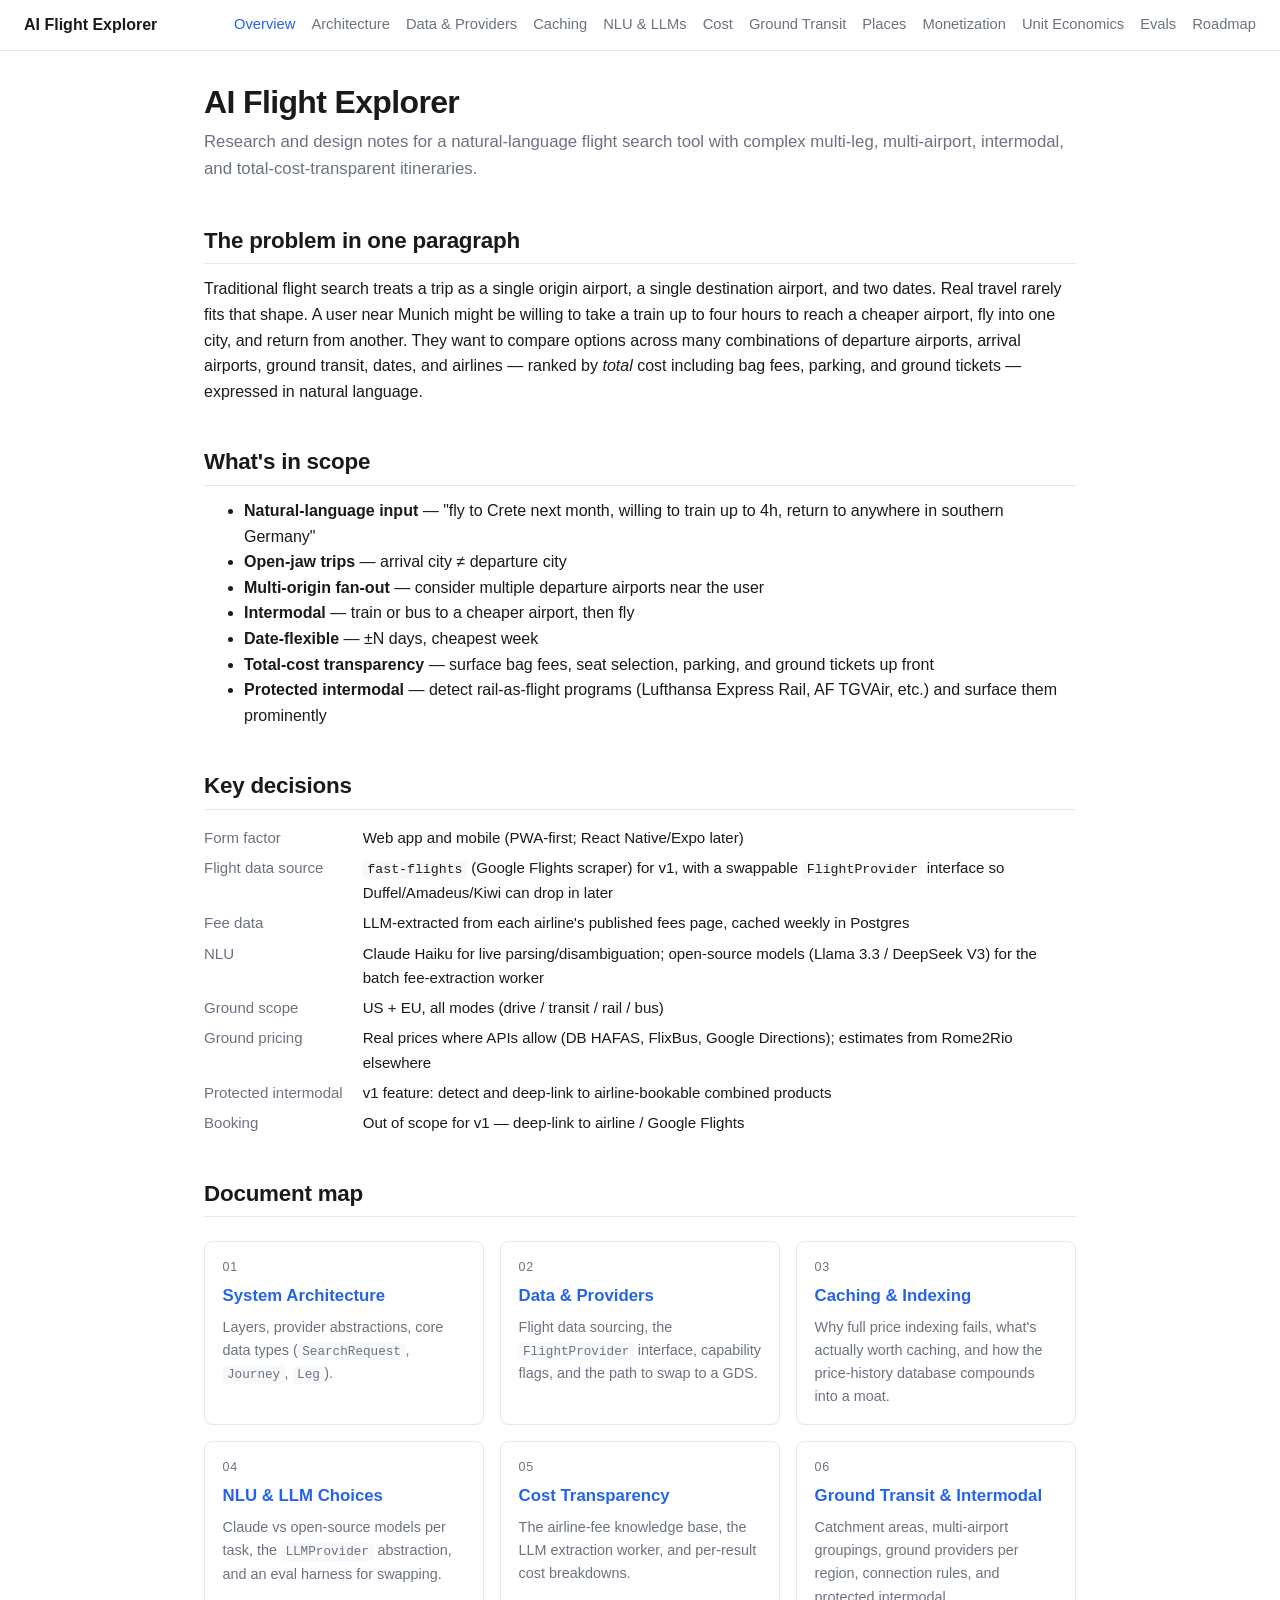
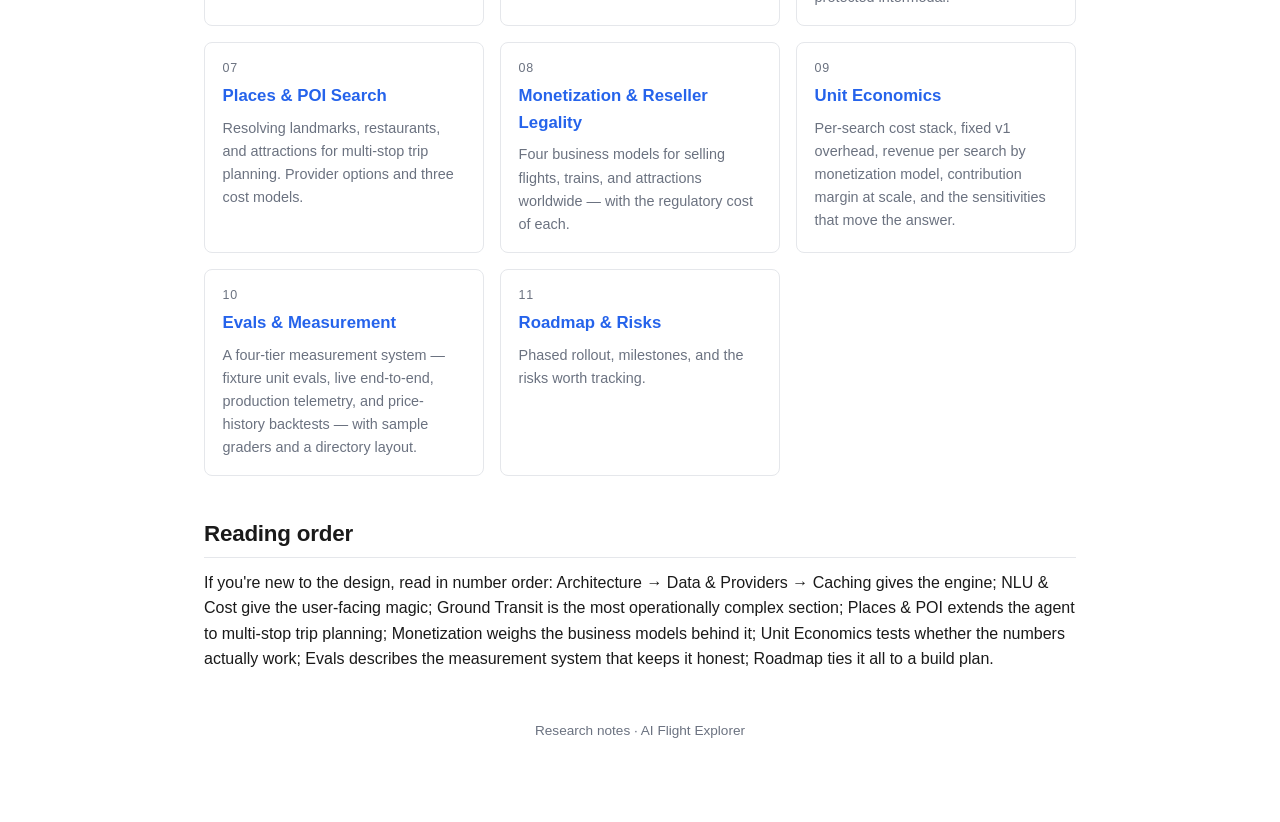
<file: docs/research/index.html>
<!doctype html>
<html lang="en">
<head>
  <meta charset="utf-8">
  <meta name="viewport" content="width=device-width, initial-scale=1">
  <title>AI Flight Explorer — Research &amp; Design</title>
  <link rel="stylesheet" href="styles.css">
</head>
<body>
<nav class="top">
  <span class="brand">AI Flight Explorer</span>
  <a href="index.html" class="active">Overview</a>
  <a href="architecture.html">Architecture</a>
  <a href="data-and-providers.html">Data &amp; Providers</a>
  <a href="caching-and-indexing.html">Caching</a>
  <a href="nlu-and-llms.html">NLU &amp; LLMs</a>
  <a href="cost-transparency.html">Cost</a>
  <a href="ground-transit.html">Ground Transit</a>
  <a href="places-and-poi.html">Places</a>
  <a href="monetization-and-reseller.html">Monetization</a>
  <a href="unit-economics.html">Unit Economics</a>
  <a href="evals.html">Evals</a>
  <a href="roadmap.html">Roadmap</a>
</nav>

<main>
  <h1>AI Flight Explorer</h1>
  <p class="subtitle">Research and design notes for a natural-language flight search tool with complex multi-leg, multi-airport, intermodal, and total-cost-transparent itineraries.</p>

  <h2>The problem in one paragraph</h2>
  <p>Traditional flight search treats a trip as a single origin airport, a single destination airport, and two dates. Real travel rarely fits that shape. A user near Munich might be willing to take a train up to four hours to reach a cheaper airport, fly into one city, and return from another. They want to compare options across many combinations of departure airports, arrival airports, ground transit, dates, and airlines &mdash; ranked by <em>total</em> cost including bag fees, parking, and ground tickets &mdash; expressed in natural language.</p>

  <h2>What's in scope</h2>
  <ul>
    <li><strong>Natural-language input</strong> &mdash; "fly to Crete next month, willing to train up to 4h, return to anywhere in southern Germany"</li>
    <li><strong>Open-jaw trips</strong> &mdash; arrival city &ne; departure city</li>
    <li><strong>Multi-origin fan-out</strong> &mdash; consider multiple departure airports near the user</li>
    <li><strong>Intermodal</strong> &mdash; train or bus to a cheaper airport, then fly</li>
    <li><strong>Date-flexible</strong> &mdash; &plusmn;N days, cheapest week</li>
    <li><strong>Total-cost transparency</strong> &mdash; surface bag fees, seat selection, parking, and ground tickets up front</li>
    <li><strong>Protected intermodal</strong> &mdash; detect rail-as-flight programs (Lufthansa Express Rail, AF TGVAir, etc.) and surface them prominently</li>
  </ul>

  <h2>Key decisions</h2>
  <dl class="kv">
    <dt>Form factor</dt><dd>Web app and mobile (PWA-first; React Native/Expo later)</dd>
    <dt>Flight data source</dt><dd><code>fast-flights</code> (Google Flights scraper) for v1, with a swappable <code>FlightProvider</code> interface so Duffel/Amadeus/Kiwi can drop in later</dd>
    <dt>Fee data</dt><dd>LLM-extracted from each airline's published fees page, cached weekly in Postgres</dd>
    <dt>NLU</dt><dd>Claude Haiku for live parsing/disambiguation; open-source models (Llama&nbsp;3.3 / DeepSeek&nbsp;V3) for the batch fee-extraction worker</dd>
    <dt>Ground scope</dt><dd>US + EU, all modes (drive / transit / rail / bus)</dd>
    <dt>Ground pricing</dt><dd>Real prices where APIs allow (DB&nbsp;HAFAS, FlixBus, Google Directions); estimates from Rome2Rio elsewhere</dd>
    <dt>Protected intermodal</dt><dd>v1 feature: detect and deep-link to airline-bookable combined products</dd>
    <dt>Booking</dt><dd>Out of scope for v1 &mdash; deep-link to airline / Google Flights</dd>
  </dl>

  <h2>Document map</h2>
  <div class="toc">
    <div class="card">
      <div class="num">01</div>
      <a href="architecture.html">System Architecture</a>
      <p>Layers, provider abstractions, core data types (<code>SearchRequest</code>, <code>Journey</code>, <code>Leg</code>).</p>
    </div>
    <div class="card">
      <div class="num">02</div>
      <a href="data-and-providers.html">Data &amp; Providers</a>
      <p>Flight data sourcing, the <code>FlightProvider</code> interface, capability flags, and the path to swap to a GDS.</p>
    </div>
    <div class="card">
      <div class="num">03</div>
      <a href="caching-and-indexing.html">Caching &amp; Indexing</a>
      <p>Why full price indexing fails, what's actually worth caching, and how the price-history database compounds into a moat.</p>
    </div>
    <div class="card">
      <div class="num">04</div>
      <a href="nlu-and-llms.html">NLU &amp; LLM Choices</a>
      <p>Claude vs open-source models per task, the <code>LLMProvider</code> abstraction, and an eval harness for swapping.</p>
    </div>
    <div class="card">
      <div class="num">05</div>
      <a href="cost-transparency.html">Cost Transparency</a>
      <p>The airline-fee knowledge base, the LLM extraction worker, and per-result cost breakdowns.</p>
    </div>
    <div class="card">
      <div class="num">06</div>
      <a href="ground-transit.html">Ground Transit &amp; Intermodal</a>
      <p>Catchment areas, multi-airport groupings, ground providers per region, connection rules, and protected intermodal.</p>
    </div>
    <div class="card">
      <div class="num">07</div>
      <a href="places-and-poi.html">Places &amp; POI Search</a>
      <p>Resolving landmarks, restaurants, and attractions for multi-stop trip planning. Provider options and three cost models.</p>
    </div>
    <div class="card">
      <div class="num">08</div>
      <a href="monetization-and-reseller.html">Monetization &amp; Reseller Legality</a>
      <p>Four business models for selling flights, trains, and attractions worldwide &mdash; with the regulatory cost of each.</p>
    </div>
    <div class="card">
      <div class="num">09</div>
      <a href="unit-economics.html">Unit Economics</a>
      <p>Per-search cost stack, fixed v1 overhead, revenue per search by monetization model, contribution margin at scale, and the sensitivities that move the answer.</p>
    </div>
    <div class="card">
      <div class="num">10</div>
      <a href="evals.html">Evals &amp; Measurement</a>
      <p>A four-tier measurement system &mdash; fixture unit evals, live end-to-end, production telemetry, and price-history backtests &mdash; with sample graders and a directory layout.</p>
    </div>
    <div class="card">
      <div class="num">11</div>
      <a href="roadmap.html">Roadmap &amp; Risks</a>
      <p>Phased rollout, milestones, and the risks worth tracking.</p>
    </div>
  </div>

  <h2>Reading order</h2>
  <p>If you're new to the design, read in number order: Architecture &rarr; Data &amp; Providers &rarr; Caching gives the engine; NLU &amp; Cost give the user-facing magic; Ground Transit is the most operationally complex section; Places &amp; POI extends the agent to multi-stop trip planning; Monetization weighs the business models behind it; Unit Economics tests whether the numbers actually work; Evals describes the measurement system that keeps it honest; Roadmap ties it all to a build plan.</p>

  <footer>Research notes &middot; AI Flight Explorer</footer>
</main>
</body>
</html>
</file>
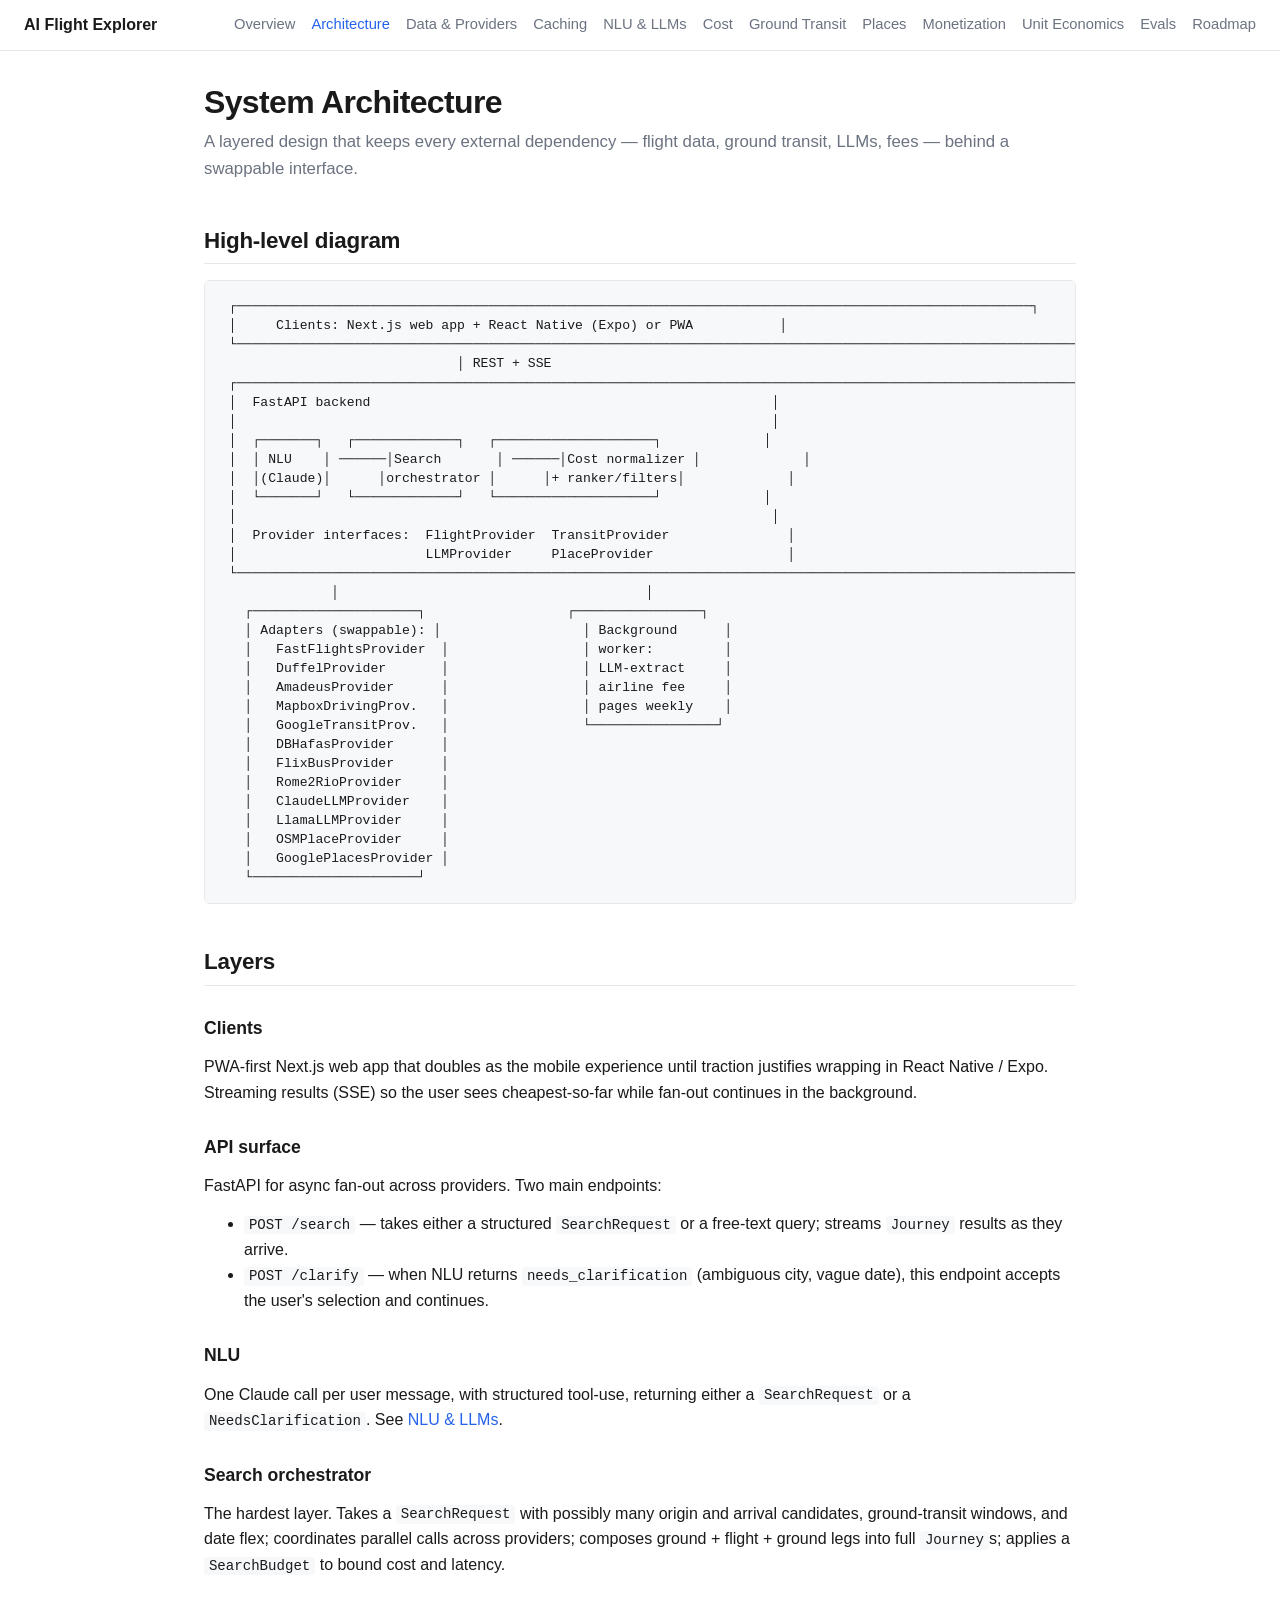
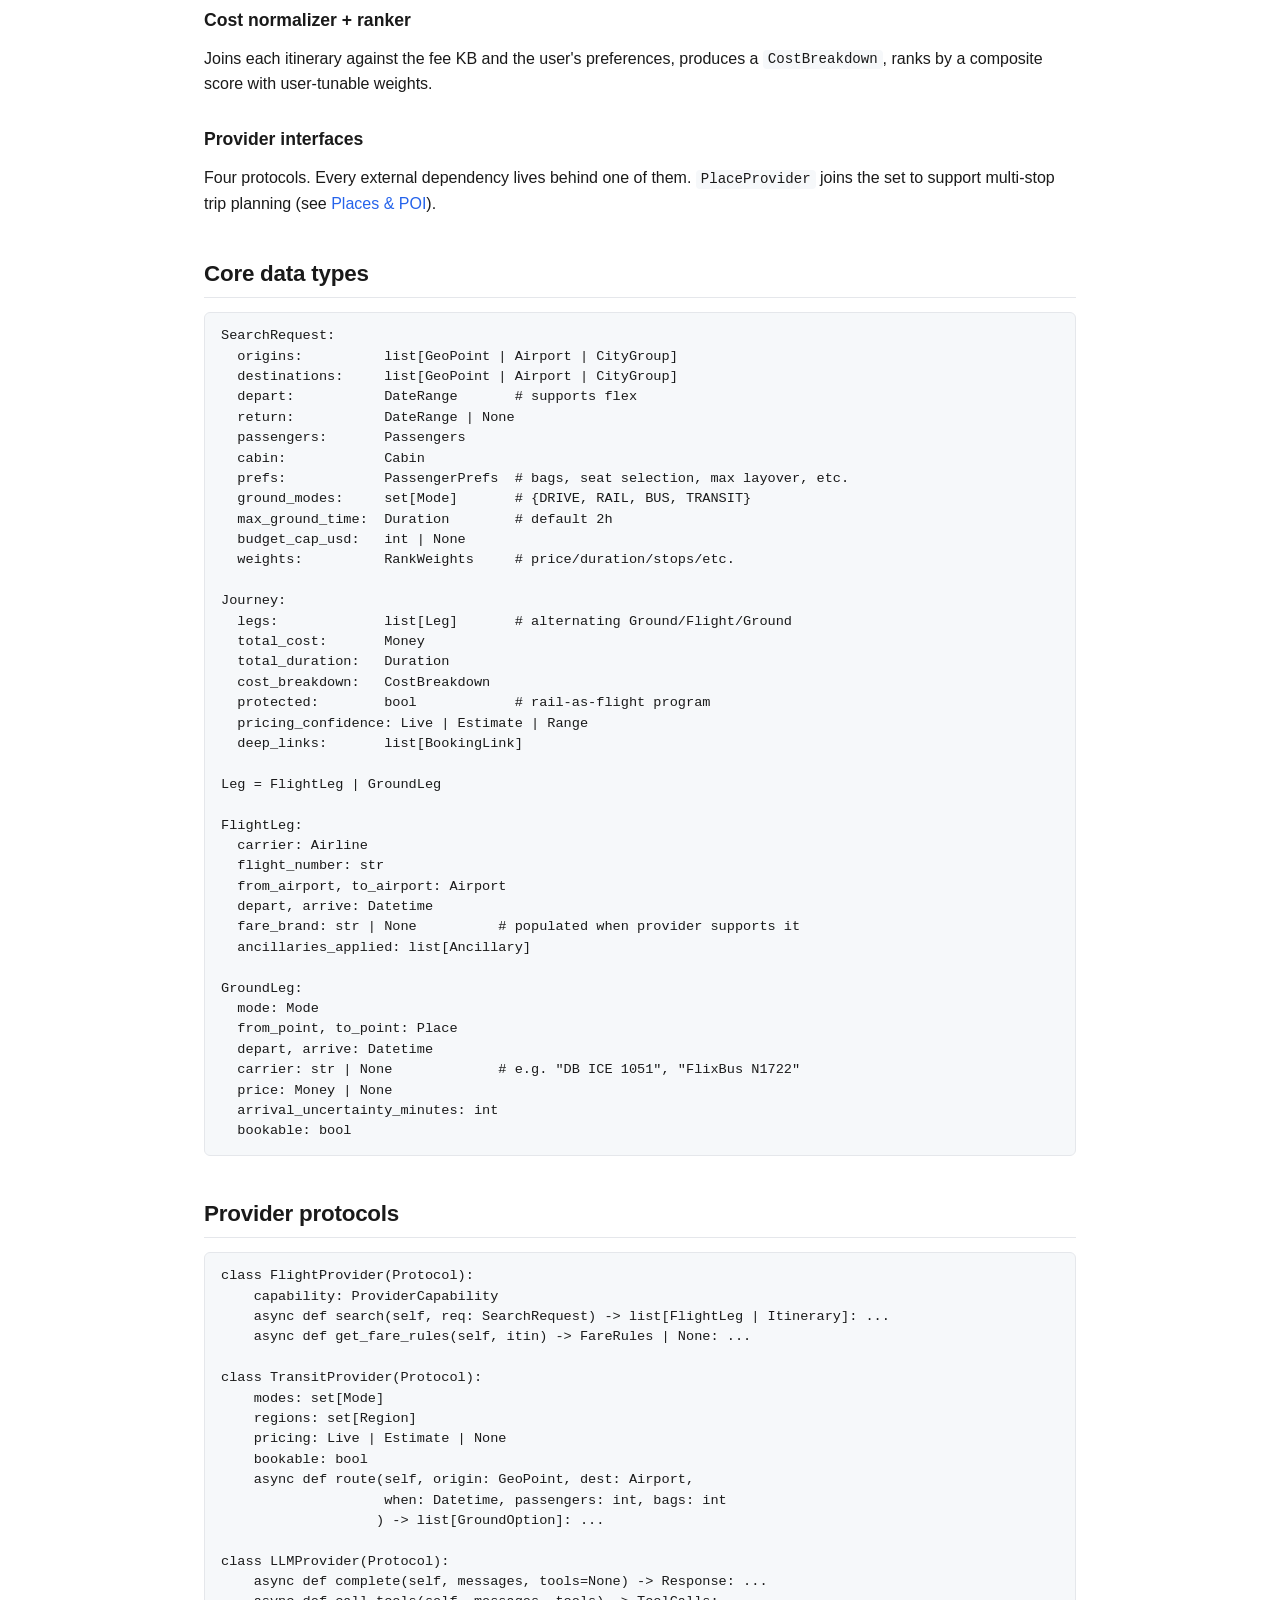
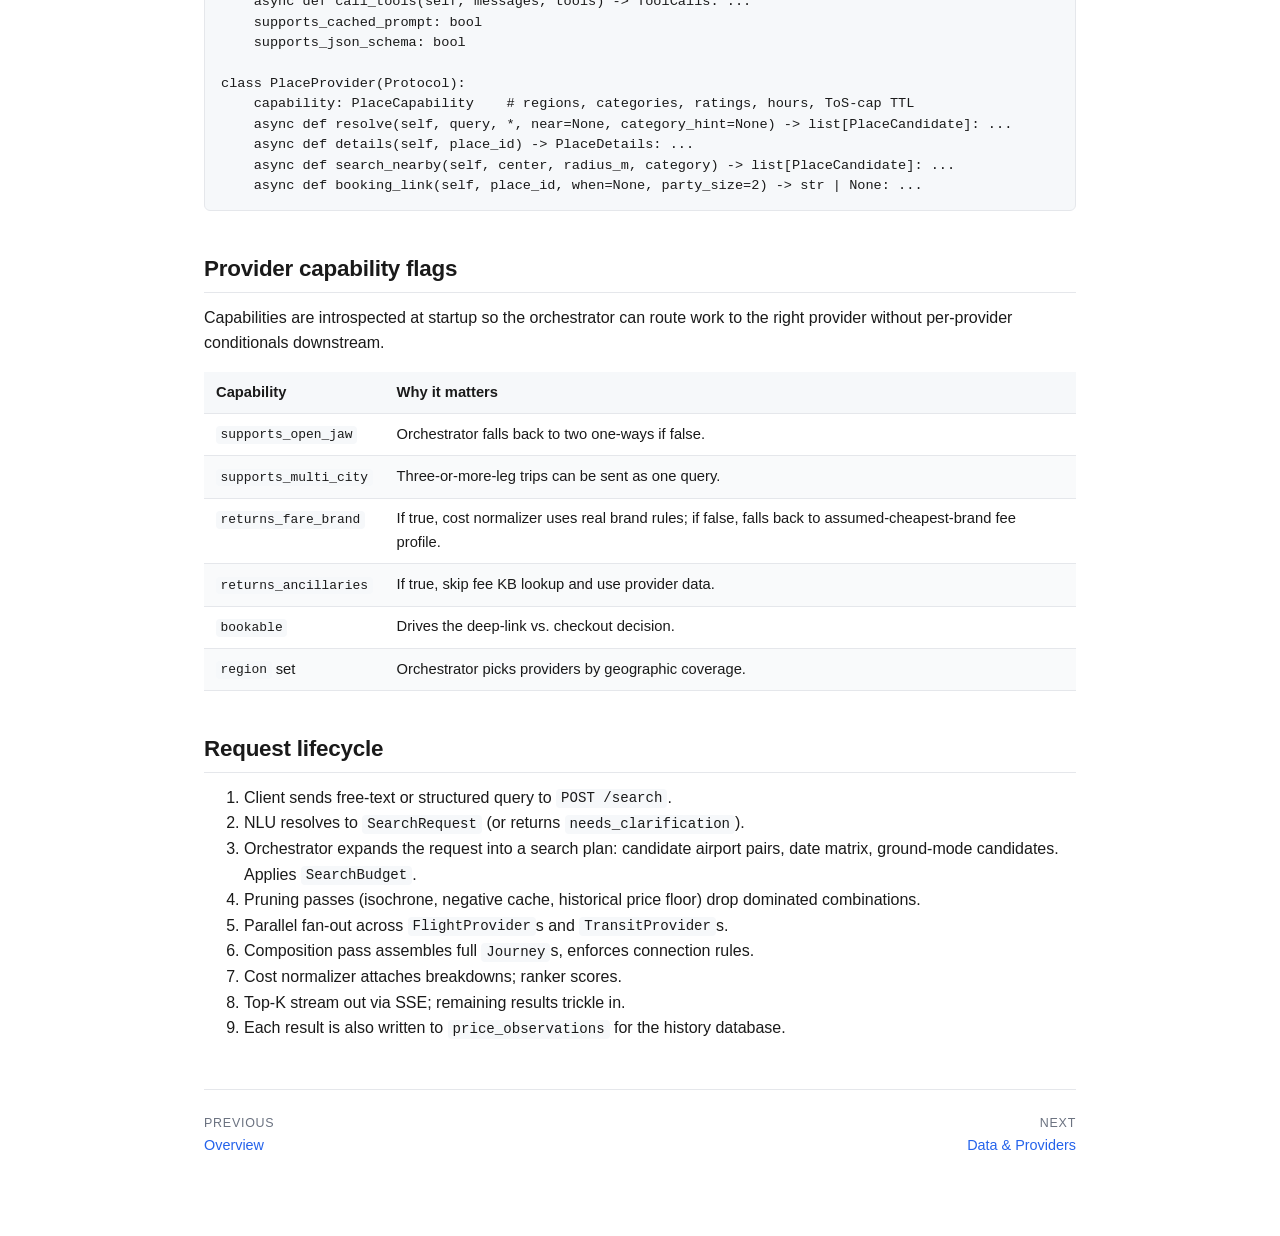
<file: docs/research/architecture.html>
<!doctype html>
<html lang="en">
<head>
  <meta charset="utf-8">
  <meta name="viewport" content="width=device-width, initial-scale=1">
  <title>System Architecture — AI Flight Explorer</title>
  <link rel="stylesheet" href="styles.css">
</head>
<body>
<nav class="top">
  <span class="brand">AI Flight Explorer</span>
  <a href="index.html">Overview</a>
  <a href="architecture.html" class="active">Architecture</a>
  <a href="data-and-providers.html">Data &amp; Providers</a>
  <a href="caching-and-indexing.html">Caching</a>
  <a href="nlu-and-llms.html">NLU &amp; LLMs</a>
  <a href="cost-transparency.html">Cost</a>
  <a href="ground-transit.html">Ground Transit</a>
  <a href="places-and-poi.html">Places</a>
  <a href="monetization-and-reseller.html">Monetization</a>
  <a href="unit-economics.html">Unit Economics</a>
  <a href="evals.html">Evals</a>
  <a href="roadmap.html">Roadmap</a>
</nav>

<main>
  <h1>System Architecture</h1>
  <p class="subtitle">A layered design that keeps every external dependency &mdash; flight data, ground transit, LLMs, fees &mdash; behind a swappable interface.</p>

  <h2>High-level diagram</h2>
  <div class="diagram"> &#9484;&#9472;&#9472;&#9472;&#9472;&#9472;&#9472;&#9472;&#9472;&#9472;&#9472;&#9472;&#9472;&#9472;&#9472;&#9472;&#9472;&#9472;&#9472;&#9472;&#9472;&#9472;&#9472;&#9472;&#9472;&#9472;&#9472;&#9472;&#9472;&#9472;&#9472;&#9472;&#9472;&#9472;&#9472;&#9472;&#9472;&#9472;&#9472;&#9472;&#9472;&#9472;&#9472;&#9472;&#9472;&#9472;&#9472;&#9472;&#9472;&#9472;&#9472;&#9472;&#9472;&#9472;&#9472;&#9472;&#9472;&#9472;&#9472;&#9472;&#9472;&#9472;&#9472;&#9472;&#9472;&#9472;&#9472;&#9472;&#9472;&#9472;&#9472;&#9472;&#9472;&#9472;&#9472;&#9472;&#9472;&#9472;&#9472;&#9472;&#9472;&#9472;&#9472;&#9472;&#9472;&#9472;&#9472;&#9472;&#9472;&#9472;&#9472;&#9472;&#9472;&#9472;&#9472;&#9472;&#9472;&#9472;&#9472;&#9472;&#9472;&#9472;&#9488;
 &#9474;     Clients: Next.js web app + React Native (Expo) or PWA           &#9474;
 &#9492;&#9472;&#9472;&#9472;&#9472;&#9472;&#9472;&#9472;&#9472;&#9472;&#9472;&#9472;&#9472;&#9472;&#9472;&#9472;&#9472;&#9472;&#9472;&#9472;&#9472;&#9472;&#9472;&#9472;&#9472;&#9472;&#9472;&#9472;&#9472;&#9472;&#9472;&#9472;&#9472;&#9472;&#9472;&#9472;&#9472;&#9472;&#9472;&#9472;&#9472;&#9472;&#9472;&#9472;&#9472;&#9472;&#9472;&#9472;&#9472;&#9472;&#9472;&#9472;&#9472;&#9472;&#9472;&#9472;&#9472;&#9472;&#9472;&#9472;&#9472;&#9472;&#9472;&#9472;&#9472;&#9472;&#9472;&#9472;&#9472;&#9472;&#9472;&#9472;&#9472;&#9472;&#9472;&#9472;&#9472;&#9472;&#9472;&#9472;&#9472;&#9472;&#9472;&#9472;&#9472;&#9472;&#9472;&#9472;&#9472;&#9472;&#9472;&#9472;&#9472;&#9472;&#9472;&#9472;&#9472;&#9472;&#9472;&#9472;&#9472;&#9472;&#9472;&#9472;&#9472;&#9472;&#9472;&#9472;&#9472;&#9472;&#9472;&#9472;&#9472;&#9472;&#9472;&#9472;&#9472;&#9472;&#9472;&#9472;&#9472;&#9472;&#9472;&#9472;&#9472;&#9472;&#9472;&#9472;&#9472;&#9472;&#9472;&#9472;&#9472;&#9472;&#9472;&#9472;&#9472;&#9472;&#9472;&#9496;
                              &#9474; REST + SSE
 &#9484;&#9472;&#9472;&#9472;&#9472;&#9472;&#9472;&#9472;&#9472;&#9472;&#9472;&#9472;&#9472;&#9472;&#9472;&#9472;&#9472;&#9472;&#9472;&#9472;&#9472;&#9472;&#9472;&#9472;&#9472;&#9472;&#9472;&#9472;&#9472;&#9472;&#9472;&#9472;&#9472;&#9472;&#9472;&#9472;&#9472;&#9472;&#9472;&#9472;&#9472;&#9472;&#9472;&#9472;&#9472;&#9472;&#9472;&#9472;&#9472;&#9472;&#9472;&#9472;&#9472;&#9472;&#9472;&#9472;&#9472;&#9472;&#9472;&#9472;&#9472;&#9472;&#9472;&#9472;&#9472;&#9472;&#9472;&#9472;&#9472;&#9472;&#9472;&#9472;&#9472;&#9472;&#9472;&#9472;&#9472;&#9472;&#9472;&#9472;&#9472;&#9472;&#9472;&#9472;&#9472;&#9472;&#9472;&#9472;&#9472;&#9472;&#9472;&#9472;&#9472;&#9472;&#9472;&#9472;&#9472;&#9472;&#9472;&#9472;&#9472;&#9472;&#9472;&#9472;&#9472;&#9472;&#9472;&#9472;&#9472;&#9472;&#9472;&#9472;&#9472;&#9488;
 &#9474;  FastAPI backend                                                   &#9474;
 &#9474;                                                                    &#9474;
 &#9474;  &#9484;&#9472;&#9472;&#9472;&#9472;&#9472;&#9472;&#9472;&#9488;   &#9484;&#9472;&#9472;&#9472;&#9472;&#9472;&#9472;&#9472;&#9472;&#9472;&#9472;&#9472;&#9472;&#9472;&#9488;   &#9484;&#9472;&#9472;&#9472;&#9472;&#9472;&#9472;&#9472;&#9472;&#9472;&#9472;&#9472;&#9472;&#9472;&#9472;&#9472;&#9472;&#9472;&#9472;&#9472;&#9472;&#9488;             &#9474;
 &#9474;  &#9474; NLU    &#9474; &#9472;&#9472;&#9472;&#9472;&#9472;&#9472;&#9474;Search       &#9474; &#9472;&#9472;&#9472;&#9472;&#9472;&#9472;&#9474;Cost normalizer &#9474;             &#9474;
 &#9474;  &#9474;(Claude)&#9474;      &#9474;orchestrator &#9474;      &#9474;+ ranker/filters&#9474;             &#9474;
 &#9474;  &#9492;&#9472;&#9472;&#9472;&#9472;&#9472;&#9472;&#9472;&#9496;   &#9492;&#9472;&#9472;&#9472;&#9472;&#9472;&#9472;&#9472;&#9472;&#9472;&#9472;&#9472;&#9472;&#9472;&#9496;   &#9492;&#9472;&#9472;&#9472;&#9472;&#9472;&#9472;&#9472;&#9472;&#9472;&#9472;&#9472;&#9472;&#9472;&#9472;&#9472;&#9472;&#9472;&#9472;&#9472;&#9472;&#9496;             &#9474;
 &#9474;                                                                    &#9474;
 &#9474;  Provider interfaces:  FlightProvider  TransitProvider               &#9474;
 &#9474;                        LLMProvider     PlaceProvider                 &#9474;
 &#9492;&#9472;&#9472;&#9472;&#9472;&#9472;&#9472;&#9472;&#9472;&#9472;&#9472;&#9472;&#9472;&#9472;&#9472;&#9472;&#9472;&#9472;&#9472;&#9472;&#9472;&#9472;&#9472;&#9472;&#9472;&#9472;&#9472;&#9472;&#9472;&#9472;&#9472;&#9472;&#9472;&#9472;&#9472;&#9472;&#9472;&#9472;&#9472;&#9472;&#9472;&#9472;&#9472;&#9472;&#9472;&#9472;&#9472;&#9472;&#9472;&#9472;&#9472;&#9472;&#9472;&#9472;&#9472;&#9472;&#9472;&#9472;&#9472;&#9472;&#9472;&#9472;&#9472;&#9472;&#9472;&#9472;&#9472;&#9472;&#9472;&#9472;&#9472;&#9472;&#9472;&#9472;&#9472;&#9472;&#9472;&#9472;&#9472;&#9472;&#9472;&#9472;&#9472;&#9472;&#9472;&#9472;&#9472;&#9472;&#9472;&#9472;&#9472;&#9472;&#9472;&#9472;&#9472;&#9472;&#9472;&#9472;&#9472;&#9472;&#9472;&#9472;&#9472;&#9472;&#9472;&#9472;&#9472;&#9472;&#9472;&#9472;&#9472;&#9472;&#9472;&#9472;&#9496;
              &#9474;                                       &#9474;
   &#9484;&#9472;&#9472;&#9472;&#9472;&#9472;&#9472;&#9472;&#9472;&#9472;&#9472;&#9472;&#9472;&#9472;&#9472;&#9472;&#9472;&#9472;&#9472;&#9472;&#9472;&#9472;&#9488;                  &#9484;&#9472;&#9472;&#9472;&#9472;&#9472;&#9472;&#9472;&#9472;&#9472;&#9472;&#9472;&#9472;&#9472;&#9472;&#9472;&#9472;&#9488;
   &#9474; Adapters (swappable): &#9474;                  &#9474; Background      &#9474;
   &#9474;   FastFlightsProvider  &#9474;                 &#9474; worker:         &#9474;
   &#9474;   DuffelProvider       &#9474;                 &#9474; LLM-extract     &#9474;
   &#9474;   AmadeusProvider      &#9474;                 &#9474; airline fee     &#9474;
   &#9474;   MapboxDrivingProv.   &#9474;                 &#9474; pages weekly    &#9474;
   &#9474;   GoogleTransitProv.   &#9474;                 &#9492;&#9472;&#9472;&#9472;&#9472;&#9472;&#9472;&#9472;&#9472;&#9472;&#9472;&#9472;&#9472;&#9472;&#9472;&#9472;&#9472;&#9496;
   &#9474;   DBHafasProvider      &#9474;
   &#9474;   FlixBusProvider      &#9474;
   &#9474;   Rome2RioProvider     &#9474;
   &#9474;   ClaudeLLMProvider    &#9474;
   &#9474;   LlamaLLMProvider     &#9474;
   &#9474;   OSMPlaceProvider     &#9474;
   &#9474;   GooglePlacesProvider &#9474;
   &#9492;&#9472;&#9472;&#9472;&#9472;&#9472;&#9472;&#9472;&#9472;&#9472;&#9472;&#9472;&#9472;&#9472;&#9472;&#9472;&#9472;&#9472;&#9472;&#9472;&#9472;&#9472;&#9496;</div>

  <h2>Layers</h2>
  <h3>Clients</h3>
  <p>PWA-first Next.js web app that doubles as the mobile experience until traction justifies wrapping in React Native / Expo. Streaming results (SSE) so the user sees cheapest-so-far while fan-out continues in the background.</p>

  <h3>API surface</h3>
  <p>FastAPI for async fan-out across providers. Two main endpoints:</p>
  <ul>
    <li><code>POST /search</code> &mdash; takes either a structured <code>SearchRequest</code> or a free-text query; streams <code>Journey</code> results as they arrive.</li>
    <li><code>POST /clarify</code> &mdash; when NLU returns <code>needs_clarification</code> (ambiguous city, vague date), this endpoint accepts the user's selection and continues.</li>
  </ul>

  <h3>NLU</h3>
  <p>One Claude call per user message, with structured tool-use, returning either a <code>SearchRequest</code> or a <code>NeedsClarification</code>. See <a href="nlu-and-llms.html">NLU &amp; LLMs</a>.</p>

  <h3>Search orchestrator</h3>
  <p>The hardest layer. Takes a <code>SearchRequest</code> with possibly many origin and arrival candidates, ground-transit windows, and date flex; coordinates parallel calls across providers; composes ground + flight + ground legs into full <code>Journey</code>s; applies a <code>SearchBudget</code> to bound cost and latency.</p>

  <h3>Cost normalizer + ranker</h3>
  <p>Joins each itinerary against the fee KB and the user's preferences, produces a <code>CostBreakdown</code>, ranks by a composite score with user-tunable weights.</p>

  <h3>Provider interfaces</h3>
  <p>Four protocols. Every external dependency lives behind one of them. <code>PlaceProvider</code> joins the set to support multi-stop trip planning (see <a href="places-and-poi.html">Places &amp; POI</a>).</p>

  <h2>Core data types</h2>
  <pre><code>SearchRequest:
  origins:          list[GeoPoint | Airport | CityGroup]
  destinations:     list[GeoPoint | Airport | CityGroup]
  depart:           DateRange       # supports flex
  return:           DateRange | None
  passengers:       Passengers
  cabin:            Cabin
  prefs:            PassengerPrefs  # bags, seat selection, max layover, etc.
  ground_modes:     set[Mode]       # {DRIVE, RAIL, BUS, TRANSIT}
  max_ground_time:  Duration        # default 2h
  budget_cap_usd:   int | None
  weights:          RankWeights     # price/duration/stops/etc.

Journey:
  legs:             list[Leg]       # alternating Ground/Flight/Ground
  total_cost:       Money
  total_duration:   Duration
  cost_breakdown:   CostBreakdown
  protected:        bool            # rail-as-flight program
  pricing_confidence: Live | Estimate | Range
  deep_links:       list[BookingLink]

Leg = FlightLeg | GroundLeg

FlightLeg:
  carrier: Airline
  flight_number: str
  from_airport, to_airport: Airport
  depart, arrive: Datetime
  fare_brand: str | None          # populated when provider supports it
  ancillaries_applied: list[Ancillary]

GroundLeg:
  mode: Mode
  from_point, to_point: Place
  depart, arrive: Datetime
  carrier: str | None             # e.g. "DB ICE 1051", "FlixBus N1722"
  price: Money | None
  arrival_uncertainty_minutes: int
  bookable: bool</code></pre>

  <h2>Provider protocols</h2>
  <pre><code>class FlightProvider(Protocol):
    capability: ProviderCapability
    async def search(self, req: SearchRequest) -> list[FlightLeg | Itinerary]: ...
    async def get_fare_rules(self, itin) -> FareRules | None: ...

class TransitProvider(Protocol):
    modes: set[Mode]
    regions: set[Region]
    pricing: Live | Estimate | None
    bookable: bool
    async def route(self, origin: GeoPoint, dest: Airport,
                    when: Datetime, passengers: int, bags: int
                   ) -> list[GroundOption]: ...

class LLMProvider(Protocol):
    async def complete(self, messages, tools=None) -> Response: ...
    async def call_tools(self, messages, tools) -> ToolCalls: ...
    supports_cached_prompt: bool
    supports_json_schema: bool

class PlaceProvider(Protocol):
    capability: PlaceCapability    # regions, categories, ratings, hours, ToS-cap TTL
    async def resolve(self, query, *, near=None, category_hint=None) -> list[PlaceCandidate]: ...
    async def details(self, place_id) -> PlaceDetails: ...
    async def search_nearby(self, center, radius_m, category) -> list[PlaceCandidate]: ...
    async def booking_link(self, place_id, when=None, party_size=2) -> str | None: ...</code></pre>

  <h2>Provider capability flags</h2>
  <p>Capabilities are introspected at startup so the orchestrator can route work to the right provider without per-provider conditionals downstream.</p>
  <table>
    <thead>
      <tr><th>Capability</th><th>Why it matters</th></tr>
    </thead>
    <tbody>
      <tr><td><code>supports_open_jaw</code></td><td>Orchestrator falls back to two one-ways if false.</td></tr>
      <tr><td><code>supports_multi_city</code></td><td>Three-or-more-leg trips can be sent as one query.</td></tr>
      <tr><td><code>returns_fare_brand</code></td><td>If true, cost normalizer uses real brand rules; if false, falls back to assumed-cheapest-brand fee profile.</td></tr>
      <tr><td><code>returns_ancillaries</code></td><td>If true, skip fee KB lookup and use provider data.</td></tr>
      <tr><td><code>bookable</code></td><td>Drives the deep-link vs. checkout decision.</td></tr>
      <tr><td><code>region</code> set</td><td>Orchestrator picks providers by geographic coverage.</td></tr>
    </tbody>
  </table>

  <h2>Request lifecycle</h2>
  <ol>
    <li>Client sends free-text or structured query to <code>POST /search</code>.</li>
    <li>NLU resolves to <code>SearchRequest</code> (or returns <code>needs_clarification</code>).</li>
    <li>Orchestrator expands the request into a search plan: candidate airport pairs, date matrix, ground-mode candidates. Applies <code>SearchBudget</code>.</li>
    <li>Pruning passes (isochrone, negative cache, historical price floor) drop dominated combinations.</li>
    <li>Parallel fan-out across <code>FlightProvider</code>s and <code>TransitProvider</code>s.</li>
    <li>Composition pass assembles full <code>Journey</code>s, enforces connection rules.</li>
    <li>Cost normalizer attaches breakdowns; ranker scores.</li>
    <li>Top-K stream out via SSE; remaining results trickle in.</li>
    <li>Each result is also written to <code>price_observations</code> for the history database.</li>
  </ol>

  <div class="pager">
    <a href="index.html"><span class="label">Previous</span>Overview</a>
    <a href="data-and-providers.html" class="next"><span class="label">Next</span>Data &amp; Providers</a>
  </div>
</main>
</body>
</html>
</file>
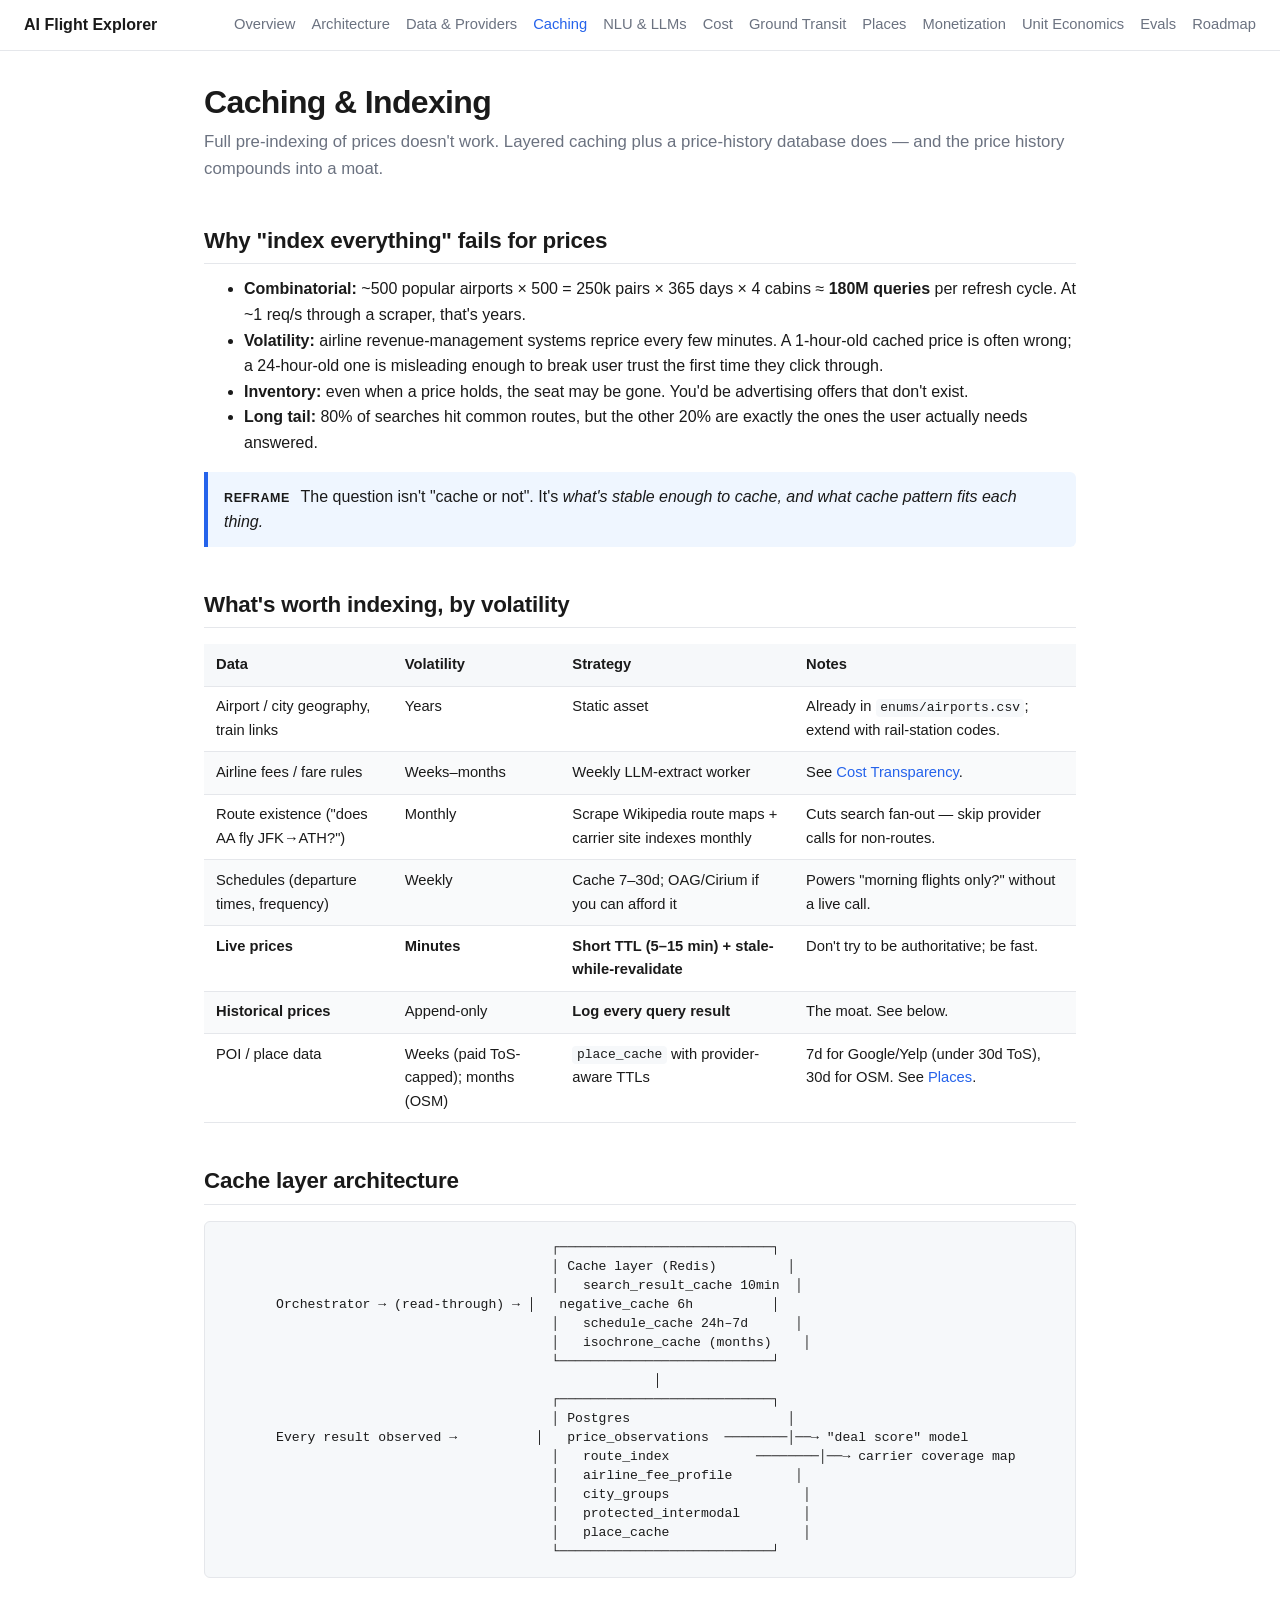
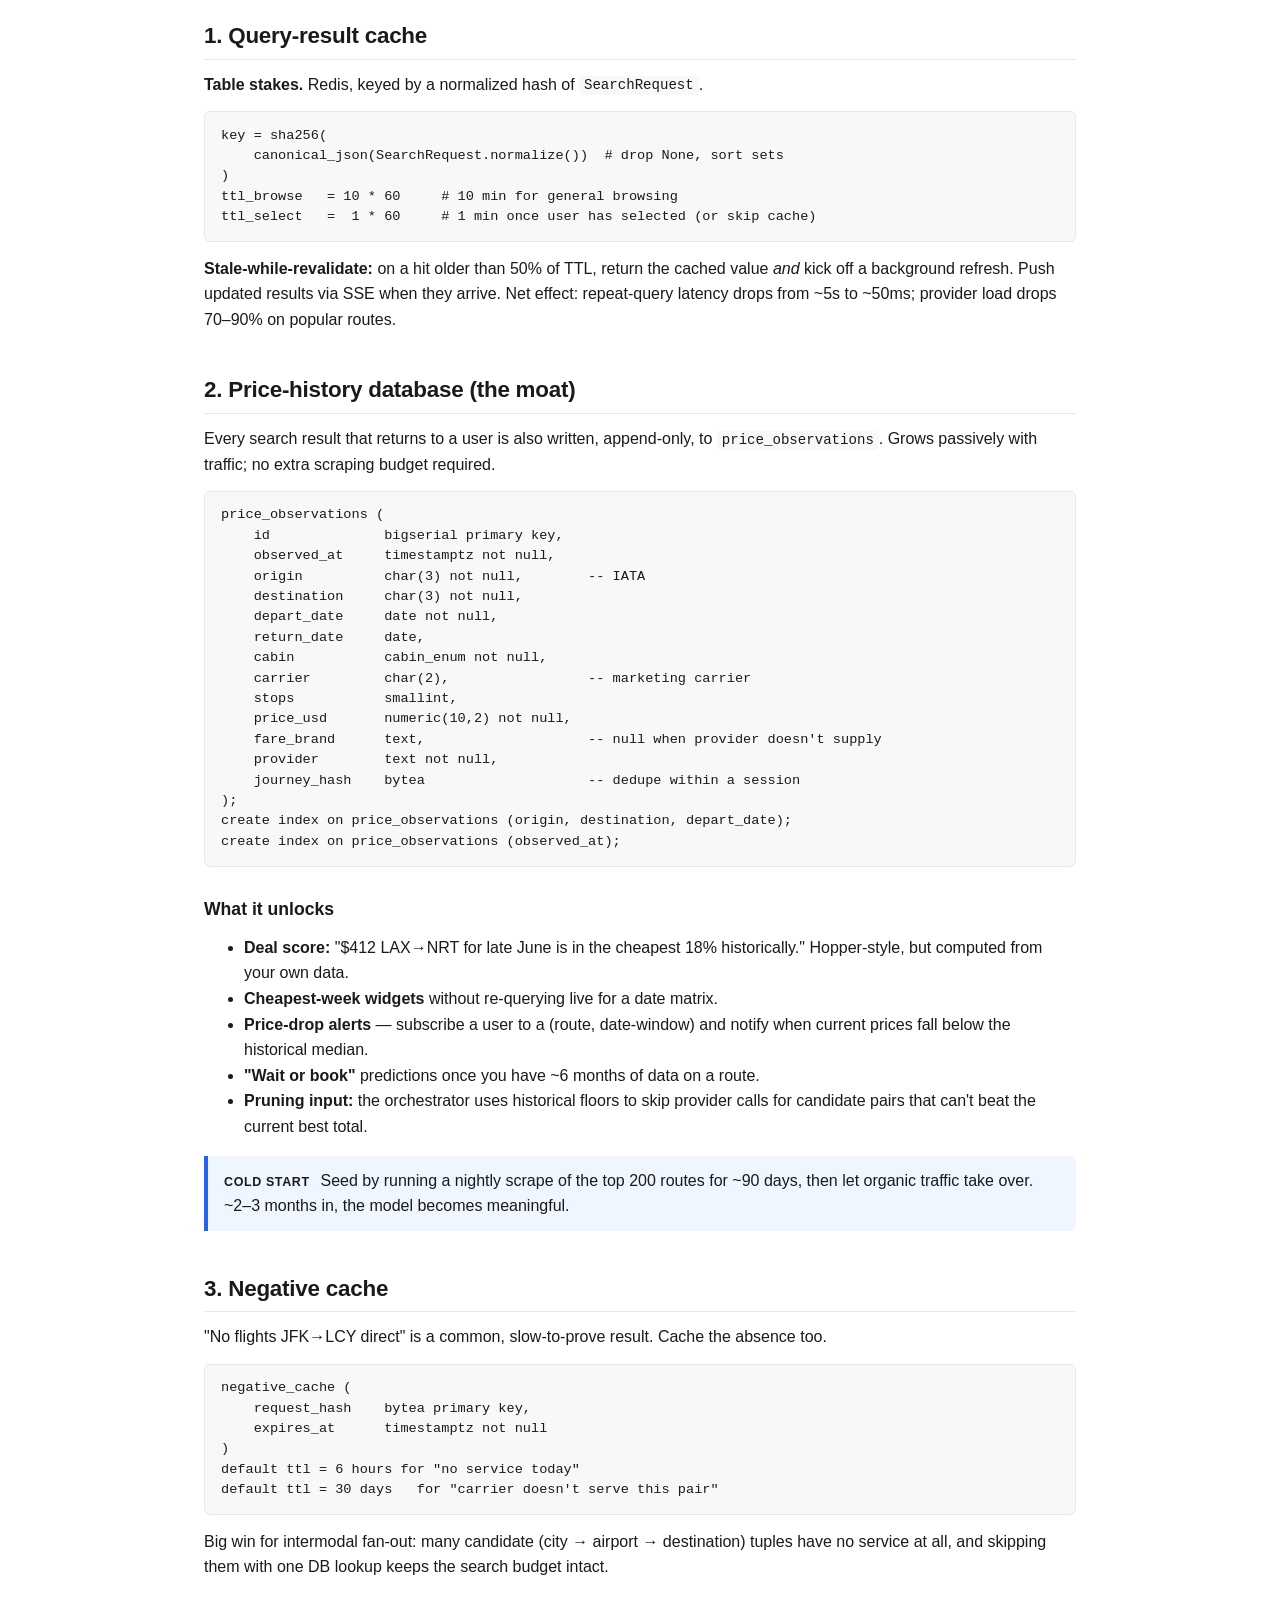
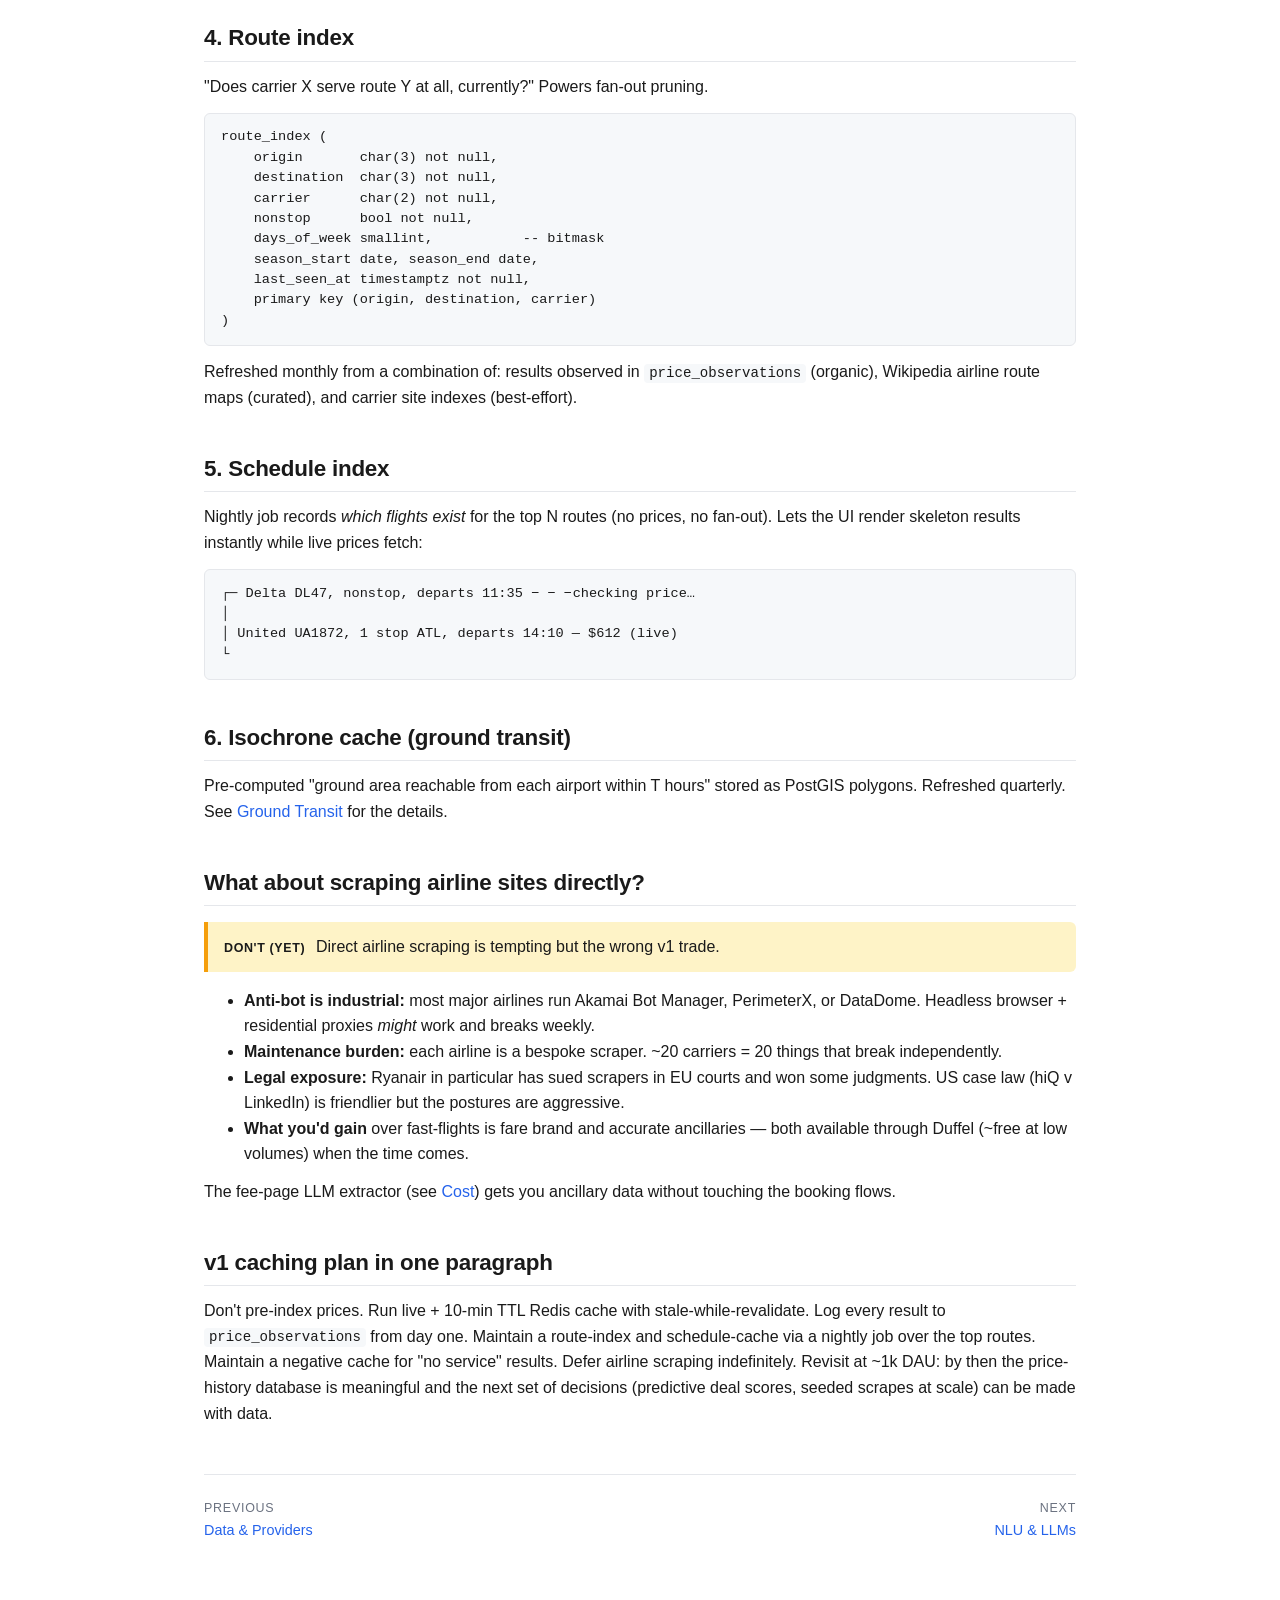
<file: docs/research/caching-and-indexing.html>
<!doctype html>
<html lang="en">
<head>
  <meta charset="utf-8">
  <meta name="viewport" content="width=device-width, initial-scale=1">
  <title>Caching &amp; Indexing — AI Flight Explorer</title>
  <link rel="stylesheet" href="styles.css">
</head>
<body>
<nav class="top">
  <span class="brand">AI Flight Explorer</span>
  <a href="index.html">Overview</a>
  <a href="architecture.html">Architecture</a>
  <a href="data-and-providers.html">Data &amp; Providers</a>
  <a href="caching-and-indexing.html" class="active">Caching</a>
  <a href="nlu-and-llms.html">NLU &amp; LLMs</a>
  <a href="cost-transparency.html">Cost</a>
  <a href="ground-transit.html">Ground Transit</a>
  <a href="places-and-poi.html">Places</a>
  <a href="monetization-and-reseller.html">Monetization</a>
  <a href="unit-economics.html">Unit Economics</a>
  <a href="evals.html">Evals</a>
  <a href="roadmap.html">Roadmap</a>
</nav>

<main>
  <h1>Caching &amp; Indexing</h1>
  <p class="subtitle">Full pre-indexing of prices doesn't work. Layered caching plus a price-history database does &mdash; and the price history compounds into a moat.</p>

  <h2>Why "index everything" fails for prices</h2>
  <ul>
    <li><strong>Combinatorial:</strong> ~500 popular airports &times; 500 = 250k pairs &times; 365 days &times; 4 cabins &asymp; <strong>180M queries</strong> per refresh cycle. At ~1 req/s through a scraper, that's years.</li>
    <li><strong>Volatility:</strong> airline revenue-management systems reprice every few minutes. A 1-hour-old cached price is often wrong; a 24-hour-old one is misleading enough to break user trust the first time they click through.</li>
    <li><strong>Inventory:</strong> even when a price holds, the seat may be gone. You'd be advertising offers that don't exist.</li>
    <li><strong>Long tail:</strong> 80% of searches hit common routes, but the other 20% are exactly the ones the user actually needs answered.</li>
  </ul>

  <div class="callout">
    <span class="label">Reframe</span>
    The question isn't "cache or not". It's <em>what's stable enough to cache, and what cache pattern fits each thing.</em>
  </div>

  <h2>What's worth indexing, by volatility</h2>
  <table>
    <thead>
      <tr><th>Data</th><th>Volatility</th><th>Strategy</th><th>Notes</th></tr>
    </thead>
    <tbody>
      <tr><td>Airport / city geography, train links</td><td>Years</td><td>Static asset</td><td>Already in <code>enums/airports.csv</code>; extend with rail-station codes.</td></tr>
      <tr><td>Airline fees / fare rules</td><td>Weeks&ndash;months</td><td>Weekly LLM-extract worker</td><td>See <a href="cost-transparency.html">Cost Transparency</a>.</td></tr>
      <tr><td>Route existence ("does AA fly JFK&rarr;ATH?")</td><td>Monthly</td><td>Scrape Wikipedia route maps + carrier site indexes monthly</td><td>Cuts search fan-out &mdash; skip provider calls for non-routes.</td></tr>
      <tr><td>Schedules (departure times, frequency)</td><td>Weekly</td><td>Cache 7&ndash;30d; OAG/Cirium if you can afford it</td><td>Powers "morning flights only?" without a live call.</td></tr>
      <tr><td><strong>Live prices</strong></td><td><strong>Minutes</strong></td><td><strong>Short TTL (5&ndash;15 min) + stale-while-revalidate</strong></td><td>Don't try to be authoritative; be fast.</td></tr>
      <tr><td><strong>Historical prices</strong></td><td>Append-only</td><td><strong>Log every query result</strong></td><td>The moat. See below.</td></tr>
      <tr><td>POI / place data</td><td>Weeks (paid ToS-capped); months (OSM)</td><td><code>place_cache</code> with provider-aware TTLs</td><td>7d for Google/Yelp (under 30d ToS), 30d for OSM. See <a href="places-and-poi.html">Places</a>.</td></tr>
    </tbody>
  </table>

  <h2>Cache layer architecture</h2>
  <div class="diagram">                                          &#9484;&#9472;&#9472;&#9472;&#9472;&#9472;&#9472;&#9472;&#9472;&#9472;&#9472;&#9472;&#9472;&#9472;&#9472;&#9472;&#9472;&#9472;&#9472;&#9472;&#9472;&#9472;&#9472;&#9472;&#9472;&#9472;&#9472;&#9472;&#9488;
                                          &#9474; Cache layer (Redis)         &#9474;
                                          &#9474;   search_result_cache 10min  &#9474;
       Orchestrator &#8594; (read-through) &rarr; &#9474;   negative_cache 6h          &#9474;
                                          &#9474;   schedule_cache 24h&ndash;7d      &#9474;
                                          &#9474;   isochrone_cache (months)    &#9474;
                                          &#9492;&#9472;&#9472;&#9472;&#9472;&#9472;&#9472;&#9472;&#9472;&#9472;&#9472;&#9472;&#9472;&#9472;&#9472;&#9472;&#9472;&#9472;&#9472;&#9472;&#9472;&#9472;&#9472;&#9472;&#9472;&#9472;&#9472;&#9472;&#9496;
                                                       &#9474;
                                          &#9484;&#9472;&#9472;&#9472;&#9472;&#9472;&#9472;&#9472;&#9472;&#9472;&#9472;&#9472;&#9472;&#9472;&#9472;&#9472;&#9472;&#9472;&#9472;&#9472;&#9472;&#9472;&#9472;&#9472;&#9472;&#9472;&#9472;&#9472;&#9488;
                                          &#9474; Postgres                    &#9474;
       Every result observed &rarr;          &#9474;   price_observations  &#9472;&#9472;&#9472;&#9472;&#9472;&#9472;&#9472;&#9472;&#9474;&#9472;&#9472;&rarr; "deal score" model
                                          &#9474;   route_index           &#9472;&#9472;&#9472;&#9472;&#9472;&#9472;&#9472;&#9472;&#9474;&#9472;&#9472;&rarr; carrier coverage map
                                          &#9474;   airline_fee_profile        &#9474;
                                          &#9474;   city_groups                 &#9474;
                                          &#9474;   protected_intermodal        &#9474;
                                          &#9474;   place_cache                 &#9474;
                                          &#9492;&#9472;&#9472;&#9472;&#9472;&#9472;&#9472;&#9472;&#9472;&#9472;&#9472;&#9472;&#9472;&#9472;&#9472;&#9472;&#9472;&#9472;&#9472;&#9472;&#9472;&#9472;&#9472;&#9472;&#9472;&#9472;&#9472;&#9472;&#9496;</div>

  <h2>1. Query-result cache</h2>
  <p><strong>Table stakes.</strong> Redis, keyed by a normalized hash of <code>SearchRequest</code>.</p>
  <pre><code>key = sha256(
    canonical_json(SearchRequest.normalize())  # drop None, sort sets
)
ttl_browse   = 10 * 60     # 10 min for general browsing
ttl_select   =  1 * 60     # 1 min once user has selected (or skip cache)</code></pre>
  <p><strong>Stale-while-revalidate:</strong> on a hit older than 50% of TTL, return the cached value <em>and</em> kick off a background refresh. Push updated results via SSE when they arrive. Net effect: repeat-query latency drops from ~5s to ~50ms; provider load drops 70&ndash;90% on popular routes.</p>

  <h2>2. Price-history database (the moat)</h2>
  <p>Every search result that returns to a user is also written, append-only, to <code>price_observations</code>. Grows passively with traffic; no extra scraping budget required.</p>
  <pre><code>price_observations (
    id              bigserial primary key,
    observed_at     timestamptz not null,
    origin          char(3) not null,        -- IATA
    destination     char(3) not null,
    depart_date     date not null,
    return_date     date,
    cabin           cabin_enum not null,
    carrier         char(2),                 -- marketing carrier
    stops           smallint,
    price_usd       numeric(10,2) not null,
    fare_brand      text,                    -- null when provider doesn't supply
    provider        text not null,
    journey_hash    bytea                    -- dedupe within a session
);
create index on price_observations (origin, destination, depart_date);
create index on price_observations (observed_at);</code></pre>

  <h3>What it unlocks</h3>
  <ul>
    <li><strong>Deal score:</strong> "$412 LAX&rarr;NRT for late June is in the cheapest 18% historically." Hopper-style, but computed from your own data.</li>
    <li><strong>Cheapest-week widgets</strong> without re-querying live for a date matrix.</li>
    <li><strong>Price-drop alerts</strong> &mdash; subscribe a user to a (route, date-window) and notify when current prices fall below the historical median.</li>
    <li><strong>"Wait or book"</strong> predictions once you have ~6 months of data on a route.</li>
    <li><strong>Pruning input:</strong> the orchestrator uses historical floors to skip provider calls for candidate pairs that can't beat the current best total.</li>
  </ul>

  <div class="callout">
    <span class="label">Cold start</span>
    Seed by running a nightly scrape of the top 200 routes for ~90 days, then let organic traffic take over. ~2&ndash;3 months in, the model becomes meaningful.
  </div>

  <h2>3. Negative cache</h2>
  <p>"No flights JFK&rarr;LCY direct" is a common, slow-to-prove result. Cache the absence too.</p>
  <pre><code>negative_cache (
    request_hash    bytea primary key,
    expires_at      timestamptz not null
)
default ttl = 6 hours for "no service today"
default ttl = 30 days   for "carrier doesn't serve this pair"</code></pre>
  <p>Big win for intermodal fan-out: many candidate (city &rarr; airport &rarr; destination) tuples have no service at all, and skipping them with one DB lookup keeps the search budget intact.</p>

  <h2>4. Route index</h2>
  <p>"Does carrier X serve route Y at all, currently?" Powers fan-out pruning.</p>
  <pre><code>route_index (
    origin       char(3) not null,
    destination  char(3) not null,
    carrier      char(2) not null,
    nonstop      bool not null,
    days_of_week smallint,           -- bitmask
    season_start date, season_end date,
    last_seen_at timestamptz not null,
    primary key (origin, destination, carrier)
)</code></pre>
  <p>Refreshed monthly from a combination of: results observed in <code>price_observations</code> (organic), Wikipedia airline route maps (curated), and carrier site indexes (best-effort).</p>

  <h2>5. Schedule index</h2>
  <p>Nightly job records <em>which flights exist</em> for the top N routes (no prices, no fan-out). Lets the UI render skeleton results instantly while live prices fetch:</p>
  <pre><code>&#9484;&#9472; Delta DL47, nonstop, departs 11:35 &#8722; &#8722; &#8722;&#8202;checking price&#8230;
&#9474;
&#9474; United UA1872, 1 stop ATL, departs 14:10 &mdash; $612 (live)
&#9492;</code></pre>

  <h2>6. Isochrone cache (ground transit)</h2>
  <p>Pre-computed "ground area reachable from each airport within T hours" stored as PostGIS polygons. Refreshed quarterly. See <a href="ground-transit.html">Ground Transit</a> for the details.</p>

  <h2>What about scraping airline sites directly?</h2>
  <div class="callout warn">
    <span class="label">Don't (yet)</span>
    Direct airline scraping is tempting but the wrong v1 trade.
  </div>
  <ul>
    <li><strong>Anti-bot is industrial:</strong> most major airlines run Akamai Bot Manager, PerimeterX, or DataDome. Headless browser + residential proxies <em>might</em> work and breaks weekly.</li>
    <li><strong>Maintenance burden:</strong> each airline is a bespoke scraper. ~20 carriers = 20 things that break independently.</li>
    <li><strong>Legal exposure:</strong> Ryanair in particular has sued scrapers in EU courts and won some judgments. US case law (hiQ v LinkedIn) is friendlier but the postures are aggressive.</li>
    <li><strong>What you'd gain</strong> over fast-flights is fare brand and accurate ancillaries &mdash; both available through Duffel (~free at low volumes) when the time comes.</li>
  </ul>
  <p>The fee-page LLM extractor (see <a href="cost-transparency.html">Cost</a>) gets you ancillary data without touching the booking flows.</p>

  <h2>v1 caching plan in one paragraph</h2>
  <p>Don't pre-index prices. Run live + 10-min TTL Redis cache with stale-while-revalidate. Log every result to <code>price_observations</code> from day one. Maintain a route-index and schedule-cache via a nightly job over the top routes. Maintain a negative cache for "no service" results. Defer airline scraping indefinitely. Revisit at ~1k DAU: by then the price-history database is meaningful and the next set of decisions (predictive deal scores, seeded scrapes at scale) can be made with data.</p>

  <div class="pager">
    <a href="data-and-providers.html"><span class="label">Previous</span>Data &amp; Providers</a>
    <a href="nlu-and-llms.html" class="next"><span class="label">Next</span>NLU &amp; LLMs</a>
  </div>
</main>
</body>
</html>
</file>
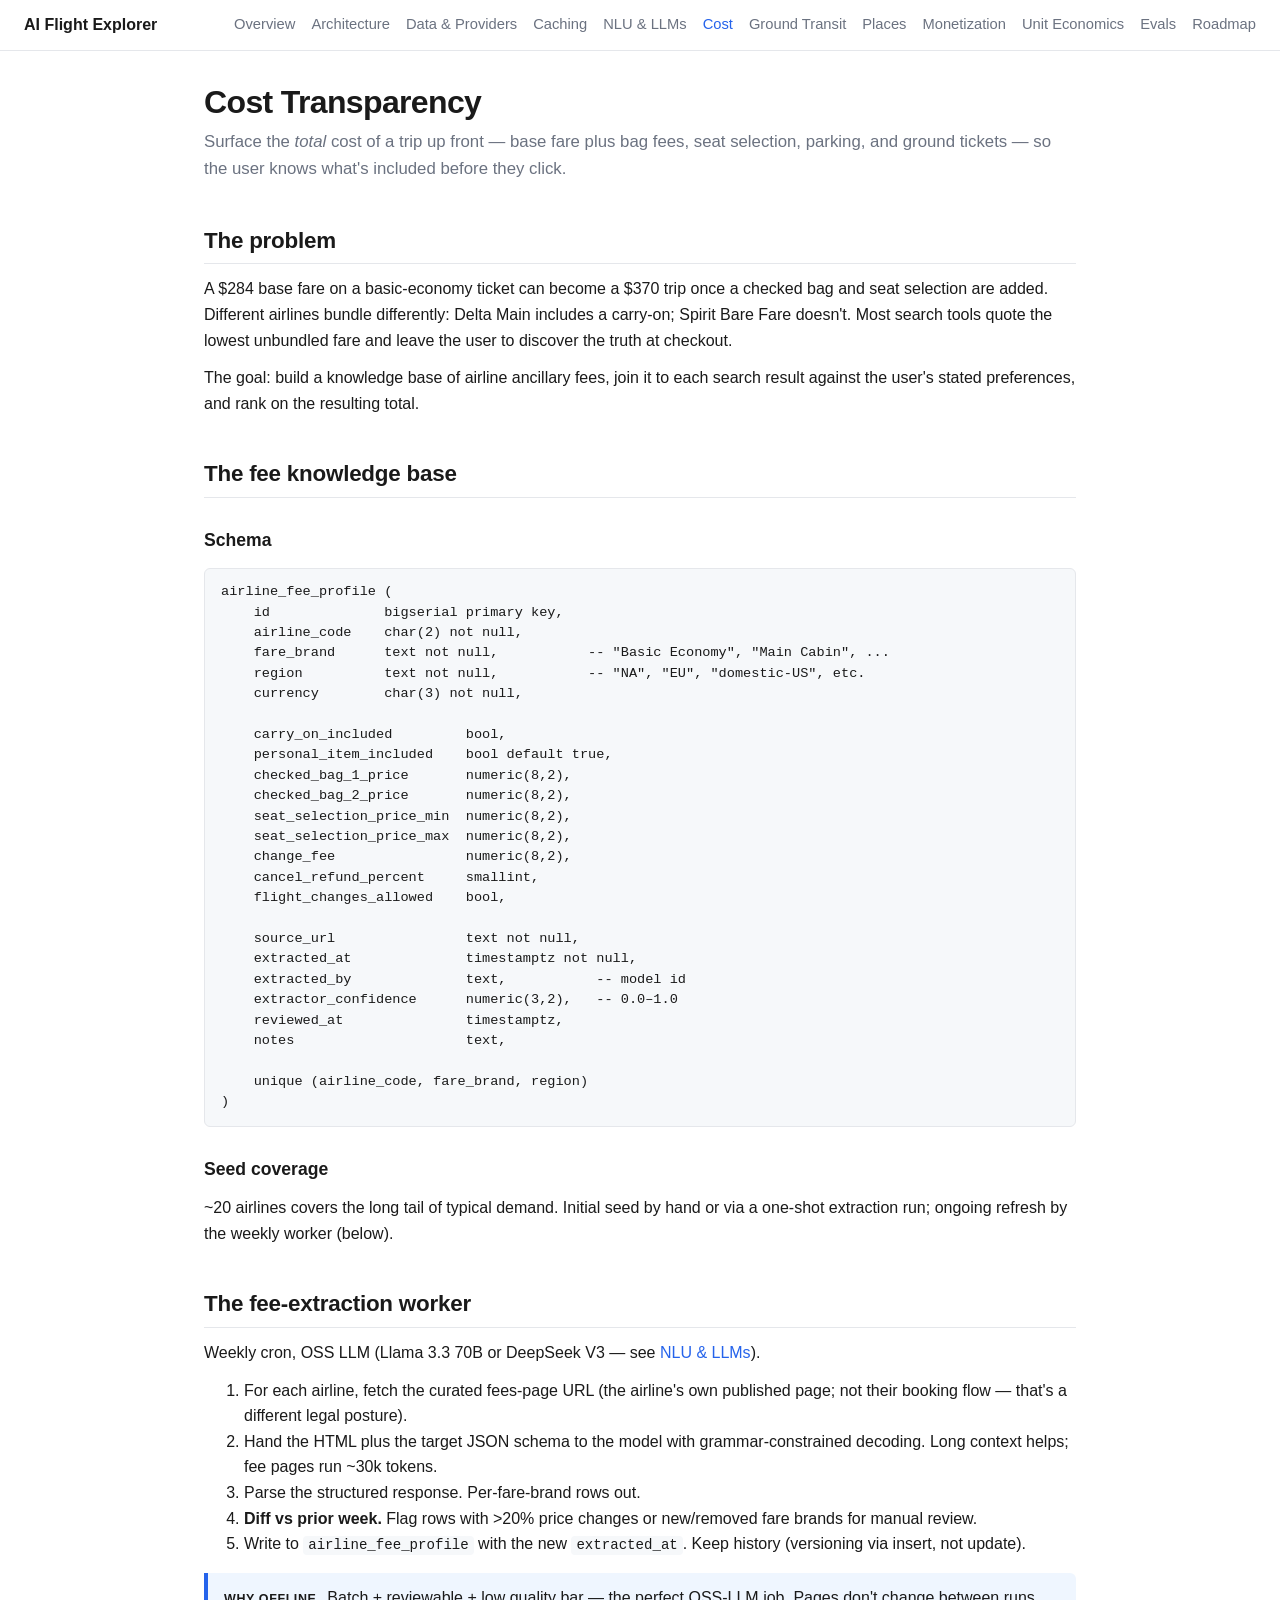
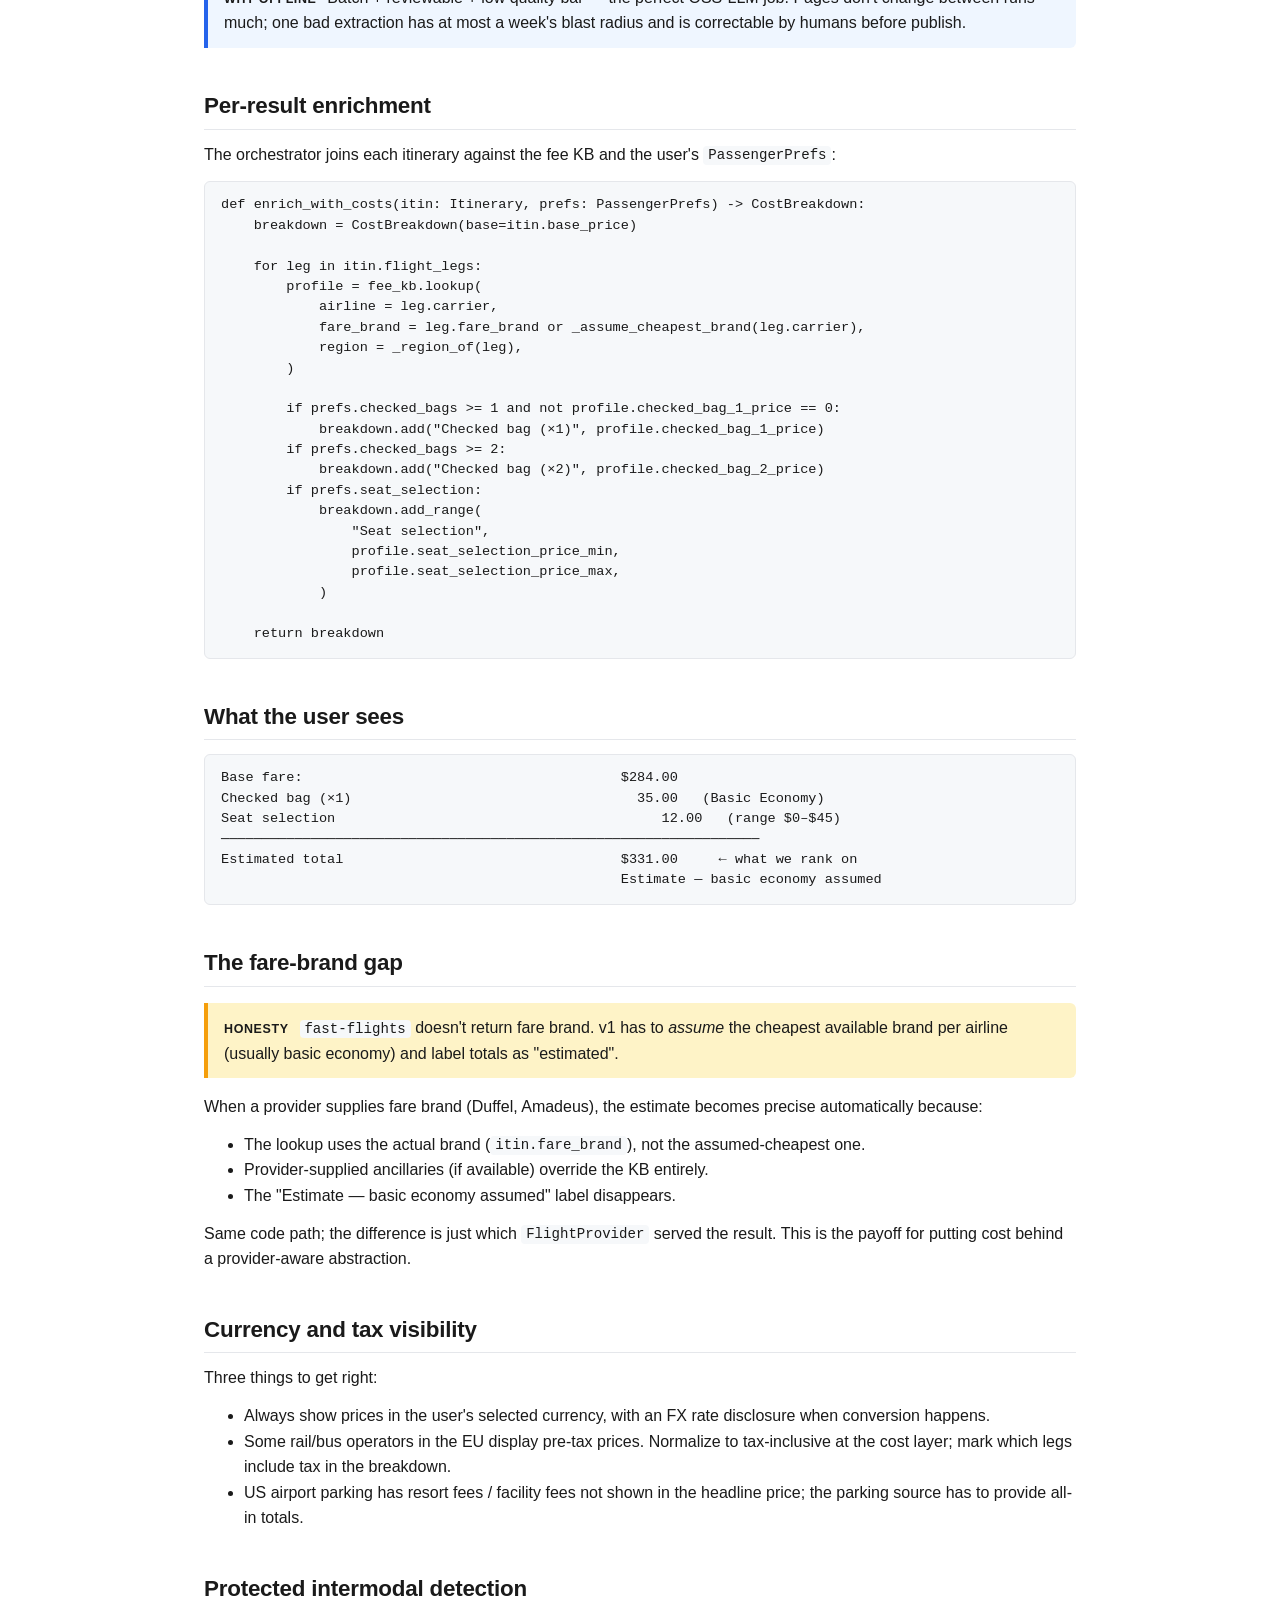
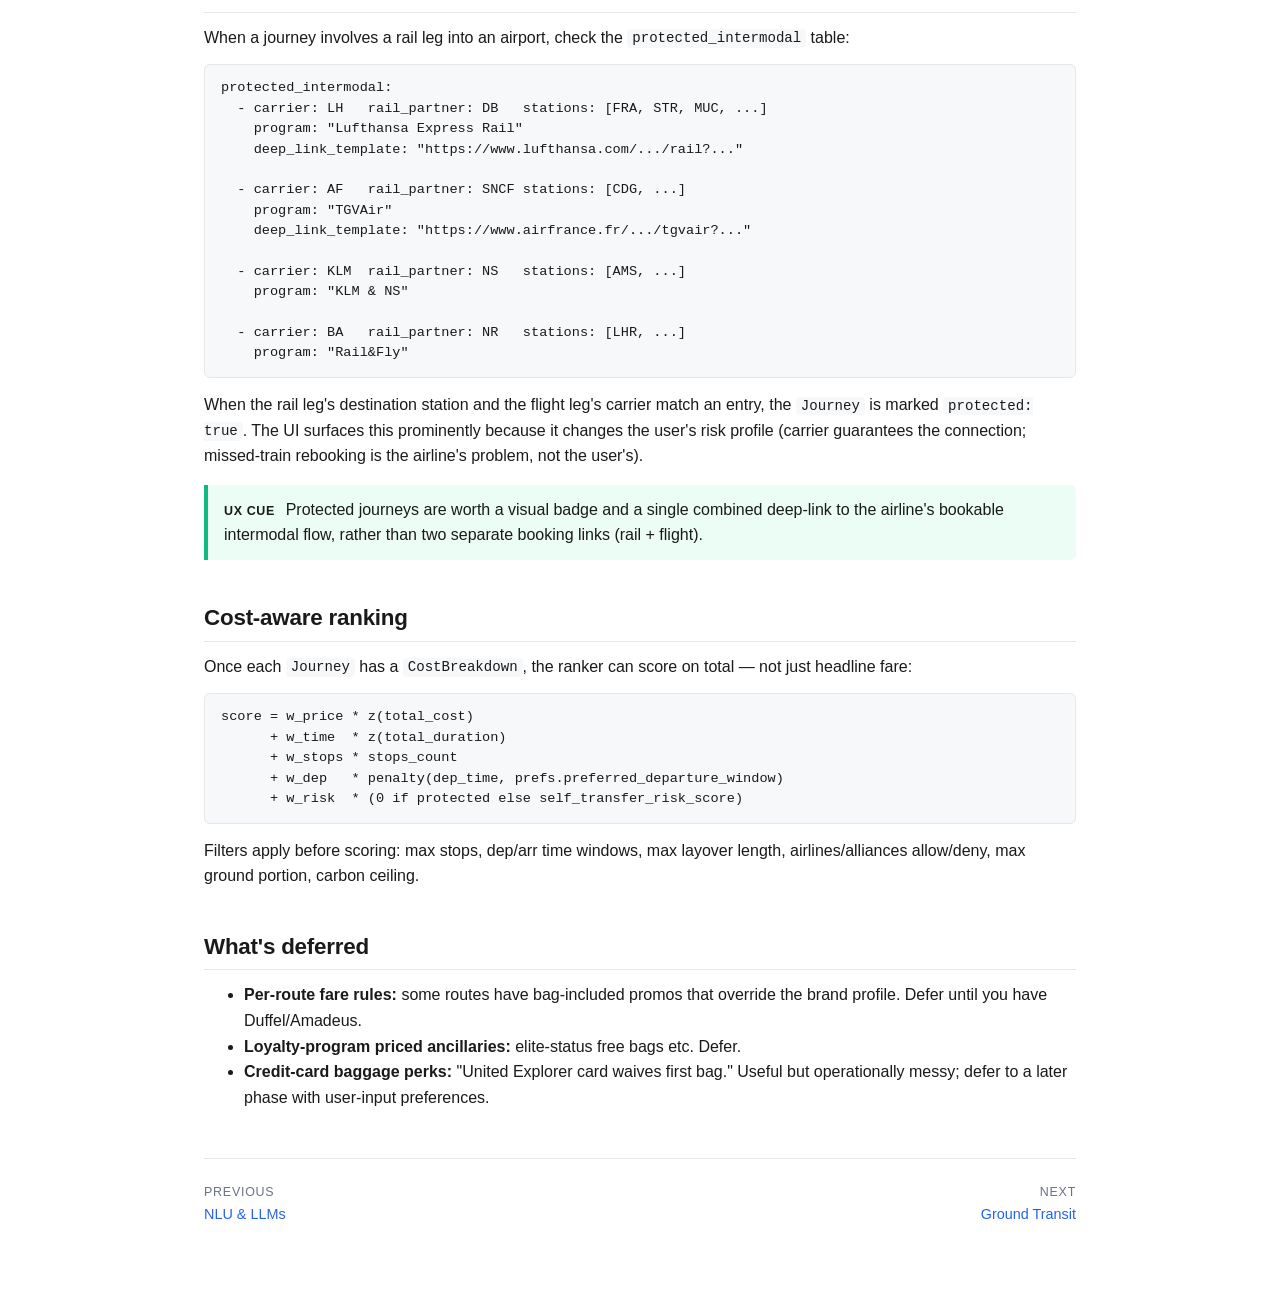
<file: docs/research/cost-transparency.html>
<!doctype html>
<html lang="en">
<head>
  <meta charset="utf-8">
  <meta name="viewport" content="width=device-width, initial-scale=1">
  <title>Cost Transparency — AI Flight Explorer</title>
  <link rel="stylesheet" href="styles.css">
</head>
<body>
<nav class="top">
  <span class="brand">AI Flight Explorer</span>
  <a href="index.html">Overview</a>
  <a href="architecture.html">Architecture</a>
  <a href="data-and-providers.html">Data &amp; Providers</a>
  <a href="caching-and-indexing.html">Caching</a>
  <a href="nlu-and-llms.html">NLU &amp; LLMs</a>
  <a href="cost-transparency.html" class="active">Cost</a>
  <a href="ground-transit.html">Ground Transit</a>
  <a href="places-and-poi.html">Places</a>
  <a href="monetization-and-reseller.html">Monetization</a>
  <a href="unit-economics.html">Unit Economics</a>
  <a href="evals.html">Evals</a>
  <a href="roadmap.html">Roadmap</a>
</nav>

<main>
  <h1>Cost Transparency</h1>
  <p class="subtitle">Surface the <em>total</em> cost of a trip up front &mdash; base fare plus bag fees, seat selection, parking, and ground tickets &mdash; so the user knows what's included before they click.</p>

  <h2>The problem</h2>
  <p>A $284 base fare on a basic-economy ticket can become a $370 trip once a checked bag and seat selection are added. Different airlines bundle differently: Delta Main includes a carry-on; Spirit Bare Fare doesn't. Most search tools quote the lowest unbundled fare and leave the user to discover the truth at checkout.</p>
  <p>The goal: build a knowledge base of airline ancillary fees, join it to each search result against the user's stated preferences, and rank on the resulting total.</p>

  <h2>The fee knowledge base</h2>
  <h3>Schema</h3>
  <pre><code>airline_fee_profile (
    id              bigserial primary key,
    airline_code    char(2) not null,
    fare_brand      text not null,           -- "Basic Economy", "Main Cabin", ...
    region          text not null,           -- "NA", "EU", "domestic-US", etc.
    currency        char(3) not null,

    carry_on_included         bool,
    personal_item_included    bool default true,
    checked_bag_1_price       numeric(8,2),
    checked_bag_2_price       numeric(8,2),
    seat_selection_price_min  numeric(8,2),
    seat_selection_price_max  numeric(8,2),
    change_fee                numeric(8,2),
    cancel_refund_percent     smallint,
    flight_changes_allowed    bool,

    source_url                text not null,
    extracted_at              timestamptz not null,
    extracted_by              text,           -- model id
    extractor_confidence      numeric(3,2),   -- 0.0&ndash;1.0
    reviewed_at               timestamptz,
    notes                     text,

    unique (airline_code, fare_brand, region)
)</code></pre>

  <h3>Seed coverage</h3>
  <p>~20 airlines covers the long tail of typical demand. Initial seed by hand or via a one-shot extraction run; ongoing refresh by the weekly worker (below).</p>

  <h2>The fee-extraction worker</h2>
  <p>Weekly cron, OSS LLM (Llama 3.3 70B or DeepSeek V3 &mdash; see <a href="nlu-and-llms.html">NLU &amp; LLMs</a>).</p>
  <ol>
    <li>For each airline, fetch the curated fees-page URL (the airline's own published page; not their booking flow &mdash; that's a different legal posture).</li>
    <li>Hand the HTML plus the target JSON schema to the model with grammar-constrained decoding. Long context helps; fee pages run ~30k tokens.</li>
    <li>Parse the structured response. Per-fare-brand rows out.</li>
    <li><strong>Diff vs prior week.</strong> Flag rows with &gt;20% price changes or new/removed fare brands for manual review.</li>
    <li>Write to <code>airline_fee_profile</code> with the new <code>extracted_at</code>. Keep history (versioning via insert, not update).</li>
  </ol>

  <div class="callout">
    <span class="label">Why offline</span>
    Batch + reviewable + low quality bar &mdash; the perfect OSS-LLM job. Pages don't change between runs much; one bad extraction has at most a week's blast radius and is correctable by humans before publish.
  </div>

  <h2>Per-result enrichment</h2>
  <p>The orchestrator joins each itinerary against the fee KB and the user's <code>PassengerPrefs</code>:</p>
  <pre><code>def enrich_with_costs(itin: Itinerary, prefs: PassengerPrefs) -> CostBreakdown:
    breakdown = CostBreakdown(base=itin.base_price)

    for leg in itin.flight_legs:
        profile = fee_kb.lookup(
            airline = leg.carrier,
            fare_brand = leg.fare_brand or _assume_cheapest_brand(leg.carrier),
            region = _region_of(leg),
        )

        if prefs.checked_bags &gt;= 1 and not profile.checked_bag_1_price == 0:
            breakdown.add("Checked bag (&times;1)", profile.checked_bag_1_price)
        if prefs.checked_bags &gt;= 2:
            breakdown.add("Checked bag (&times;2)", profile.checked_bag_2_price)
        if prefs.seat_selection:
            breakdown.add_range(
                "Seat selection",
                profile.seat_selection_price_min,
                profile.seat_selection_price_max,
            )

    return breakdown</code></pre>

  <h2>What the user sees</h2>
  <pre><code>Base fare:                                       $284.00
Checked bag (&times;1)                                   35.00   (Basic Economy)
Seat selection                                        12.00   (range $0&ndash;$45)
&#9472;&#9472;&#9472;&#9472;&#9472;&#9472;&#9472;&#9472;&#9472;&#9472;&#9472;&#9472;&#9472;&#9472;&#9472;&#9472;&#9472;&#9472;&#9472;&#9472;&#9472;&#9472;&#9472;&#9472;&#9472;&#9472;&#9472;&#9472;&#9472;&#9472;&#9472;&#9472;&#9472;&#9472;&#9472;&#9472;&#9472;&#9472;&#9472;&#9472;&#9472;&#9472;&#9472;&#9472;&#9472;&#9472;&#9472;&#9472;&#9472;&#9472;&#9472;&#9472;&#9472;&#9472;&#9472;&#9472;&#9472;&#9472;&#9472;&#9472;&#9472;&#9472;&#9472;&#9472;&#9472;&#9472;
Estimated total                                  $331.00     &#8592; what we rank on
                                                 Estimate &mdash; basic economy assumed</code></pre>

  <h2>The fare-brand gap</h2>
  <div class="callout warn">
    <span class="label">Honesty</span>
    <code>fast-flights</code> doesn't return fare brand. v1 has to <em>assume</em> the cheapest available brand per airline (usually basic economy) and label totals as "estimated".
  </div>

  <p>When a provider supplies fare brand (Duffel, Amadeus), the estimate becomes precise automatically because:</p>
  <ul>
    <li>The lookup uses the actual brand (<code>itin.fare_brand</code>), not the assumed-cheapest one.</li>
    <li>Provider-supplied ancillaries (if available) override the KB entirely.</li>
    <li>The "Estimate &mdash; basic economy assumed" label disappears.</li>
  </ul>

  <p>Same code path; the difference is just which <code>FlightProvider</code> served the result. This is the payoff for putting cost behind a provider-aware abstraction.</p>

  <h2>Currency and tax visibility</h2>
  <p>Three things to get right:</p>
  <ul>
    <li>Always show prices in the user's selected currency, with an FX rate disclosure when conversion happens.</li>
    <li>Some rail/bus operators in the EU display pre-tax prices. Normalize to tax-inclusive at the cost layer; mark which legs include tax in the breakdown.</li>
    <li>US airport parking has resort fees / facility fees not shown in the headline price; the parking source has to provide all-in totals.</li>
  </ul>

  <h2>Protected intermodal detection</h2>
  <p>When a journey involves a rail leg into an airport, check the <code>protected_intermodal</code> table:</p>
  <pre><code>protected_intermodal:
  - carrier: LH   rail_partner: DB   stations: [FRA, STR, MUC, ...]
    program: "Lufthansa Express Rail"
    deep_link_template: "https://www.lufthansa.com/.../rail?..."

  - carrier: AF   rail_partner: SNCF stations: [CDG, ...]
    program: "TGVAir"
    deep_link_template: "https://www.airfrance.fr/.../tgvair?..."

  - carrier: KLM  rail_partner: NS   stations: [AMS, ...]
    program: "KLM &amp; NS"

  - carrier: BA   rail_partner: NR   stations: [LHR, ...]
    program: "Rail&amp;Fly"</code></pre>

  <p>When the rail leg's destination station and the flight leg's carrier match an entry, the <code>Journey</code> is marked <code>protected: true</code>. The UI surfaces this prominently because it changes the user's risk profile (carrier guarantees the connection; missed-train rebooking is the airline's problem, not the user's).</p>

  <div class="callout ok">
    <span class="label">UX cue</span>
    Protected journeys are worth a visual badge and a single combined deep-link to the airline's bookable intermodal flow, rather than two separate booking links (rail + flight).
  </div>

  <h2>Cost-aware ranking</h2>
  <p>Once each <code>Journey</code> has a <code>CostBreakdown</code>, the ranker can score on total &mdash; not just headline fare:</p>
  <pre><code>score = w_price * z(total_cost)
      + w_time  * z(total_duration)
      + w_stops * stops_count
      + w_dep   * penalty(dep_time, prefs.preferred_departure_window)
      + w_risk  * (0 if protected else self_transfer_risk_score)</code></pre>

  <p>Filters apply before scoring: max stops, dep/arr time windows, max layover length, airlines/alliances allow/deny, max ground portion, carbon ceiling.</p>

  <h2>What's deferred</h2>
  <ul>
    <li><strong>Per-route fare rules:</strong> some routes have bag-included promos that override the brand profile. Defer until you have Duffel/Amadeus.</li>
    <li><strong>Loyalty-program priced ancillaries:</strong> elite-status free bags etc. Defer.</li>
    <li><strong>Credit-card baggage perks:</strong> "United Explorer card waives first bag." Useful but operationally messy; defer to a later phase with user-input preferences.</li>
  </ul>

  <div class="pager">
    <a href="nlu-and-llms.html"><span class="label">Previous</span>NLU &amp; LLMs</a>
    <a href="ground-transit.html" class="next"><span class="label">Next</span>Ground Transit</a>
  </div>
</main>
</body>
</html>
</file>
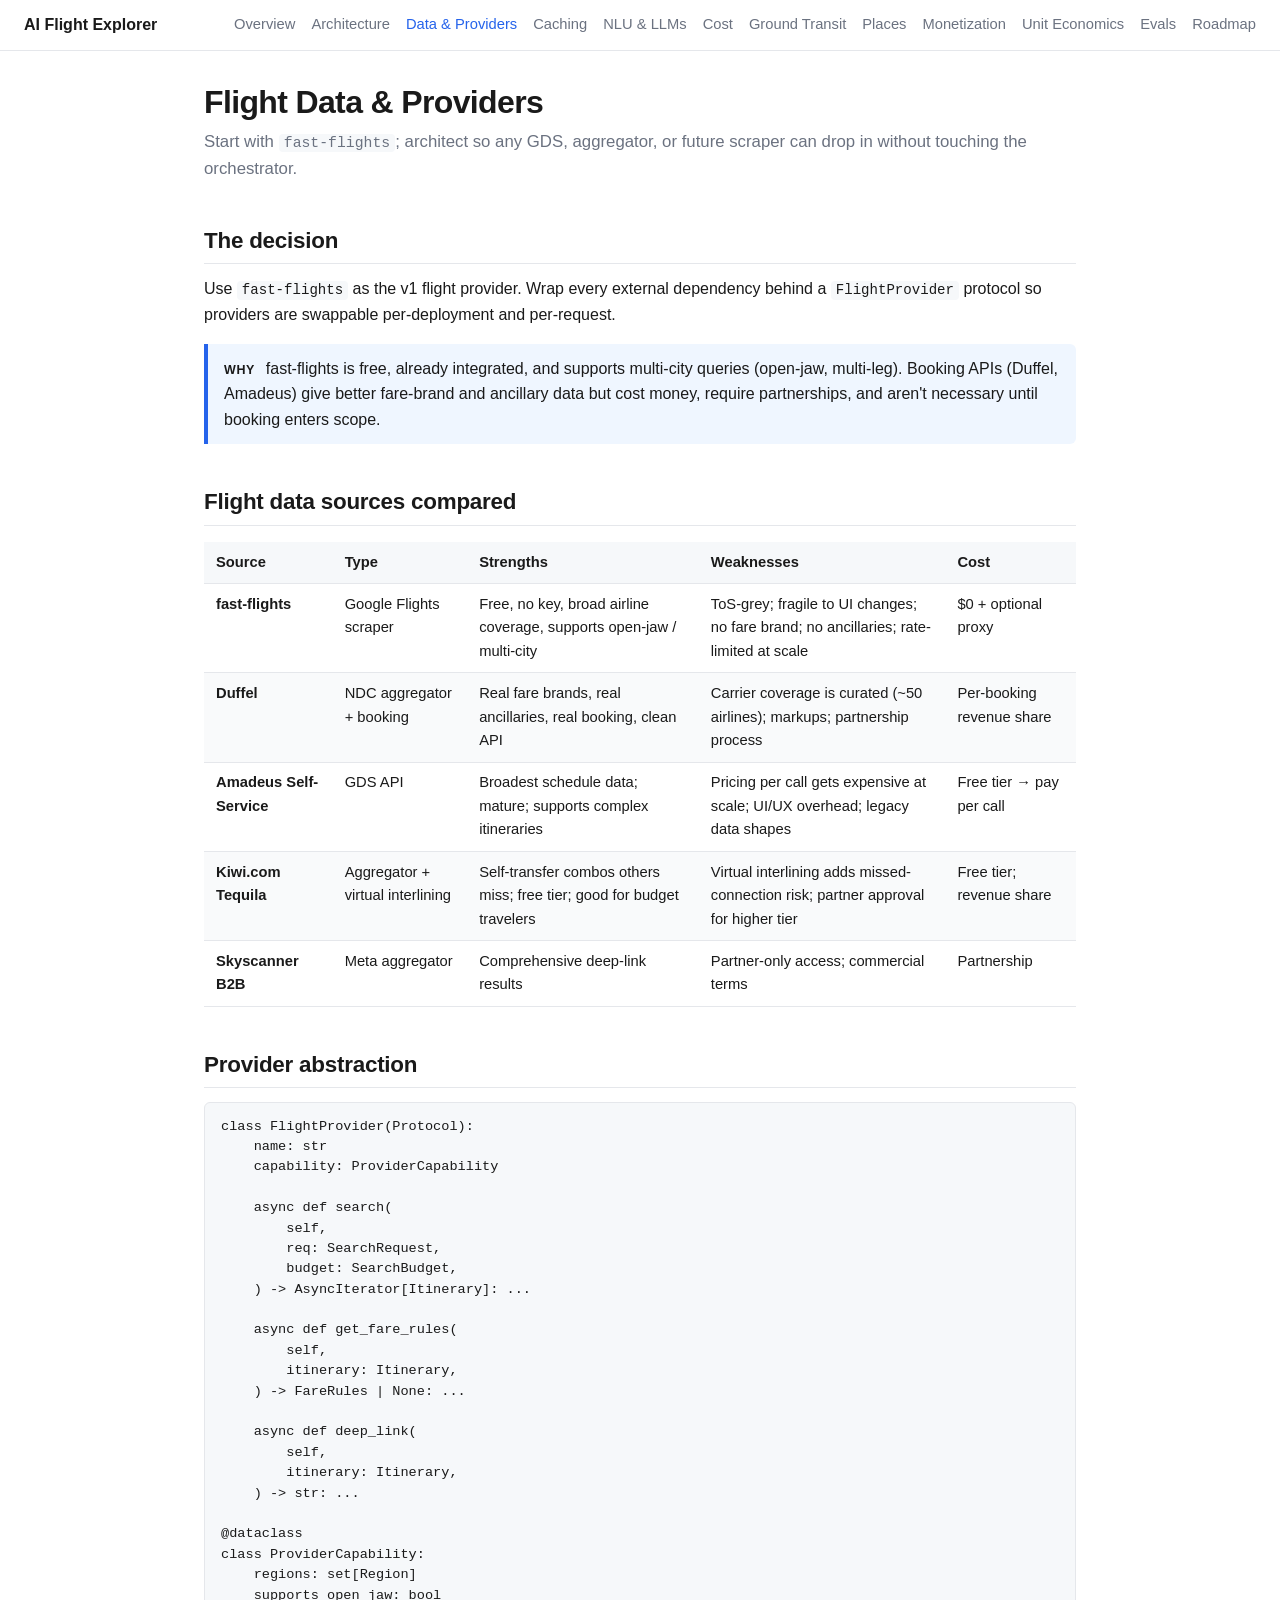
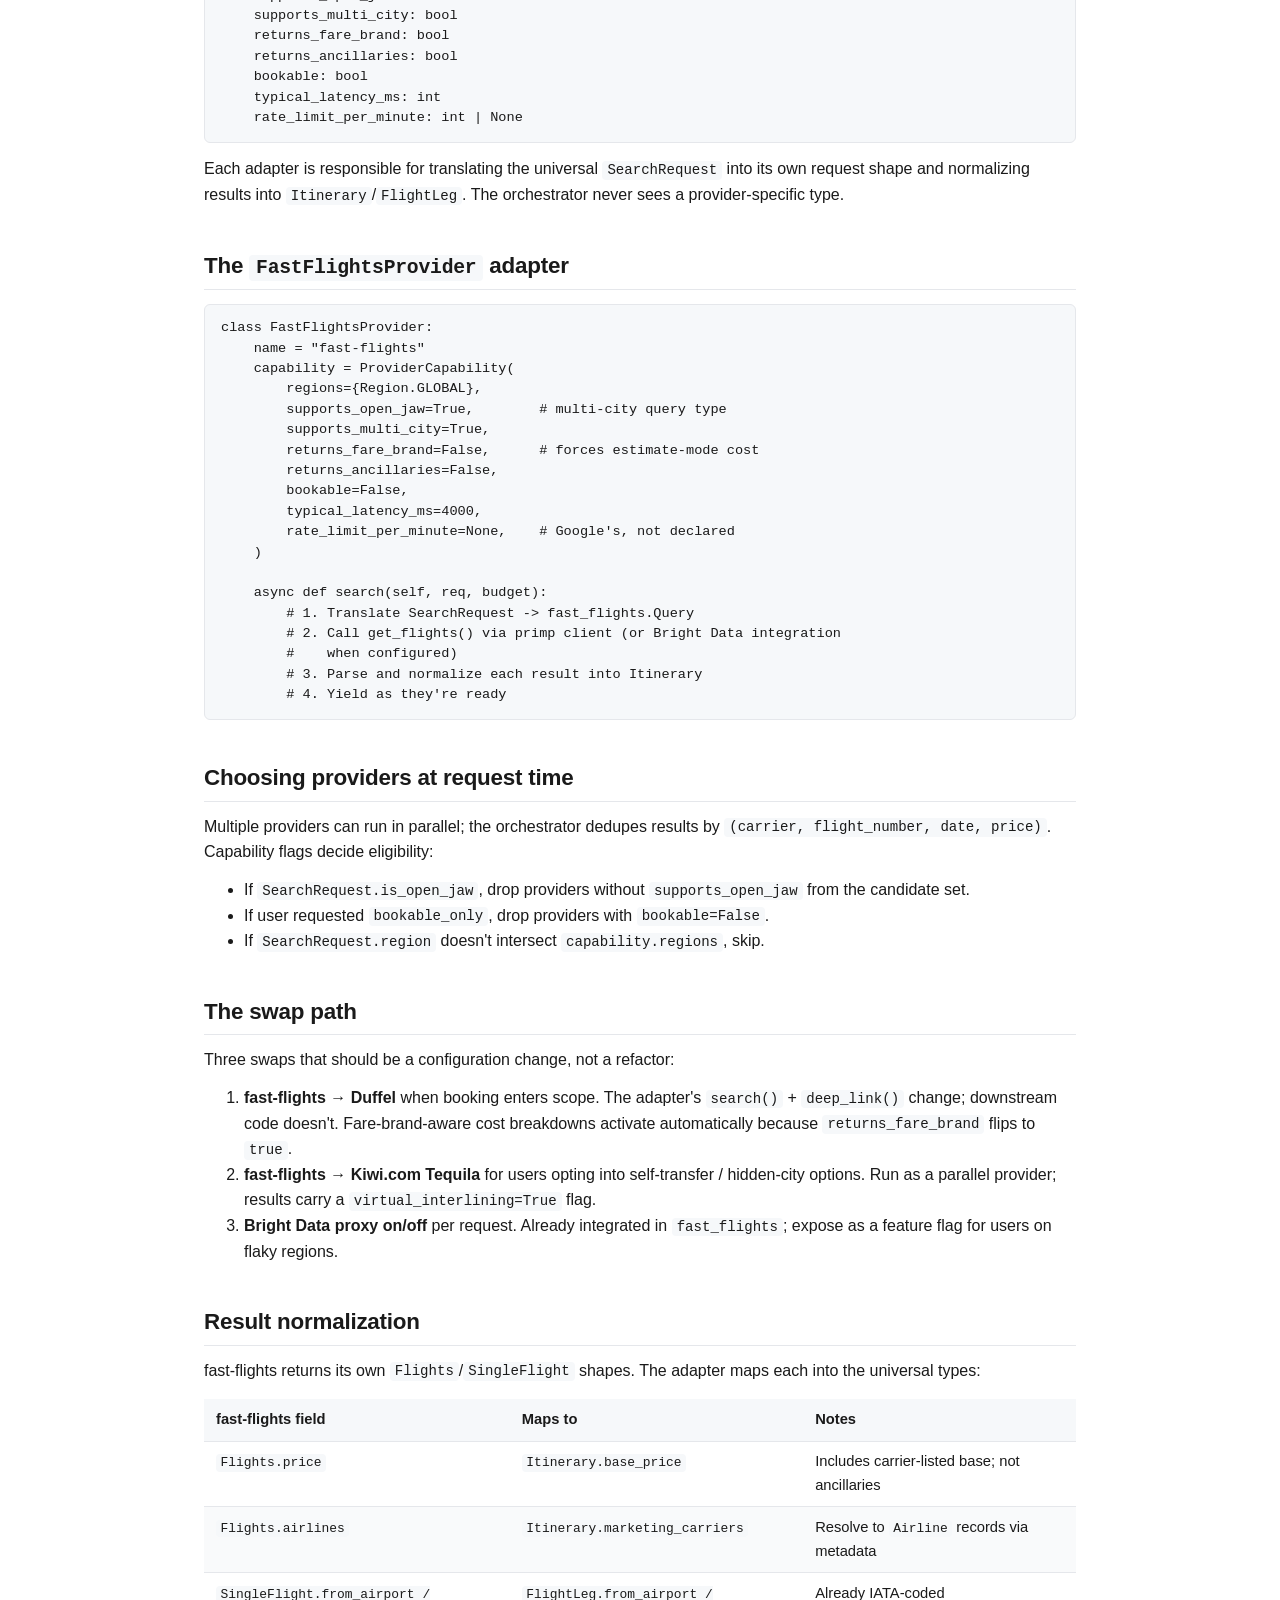
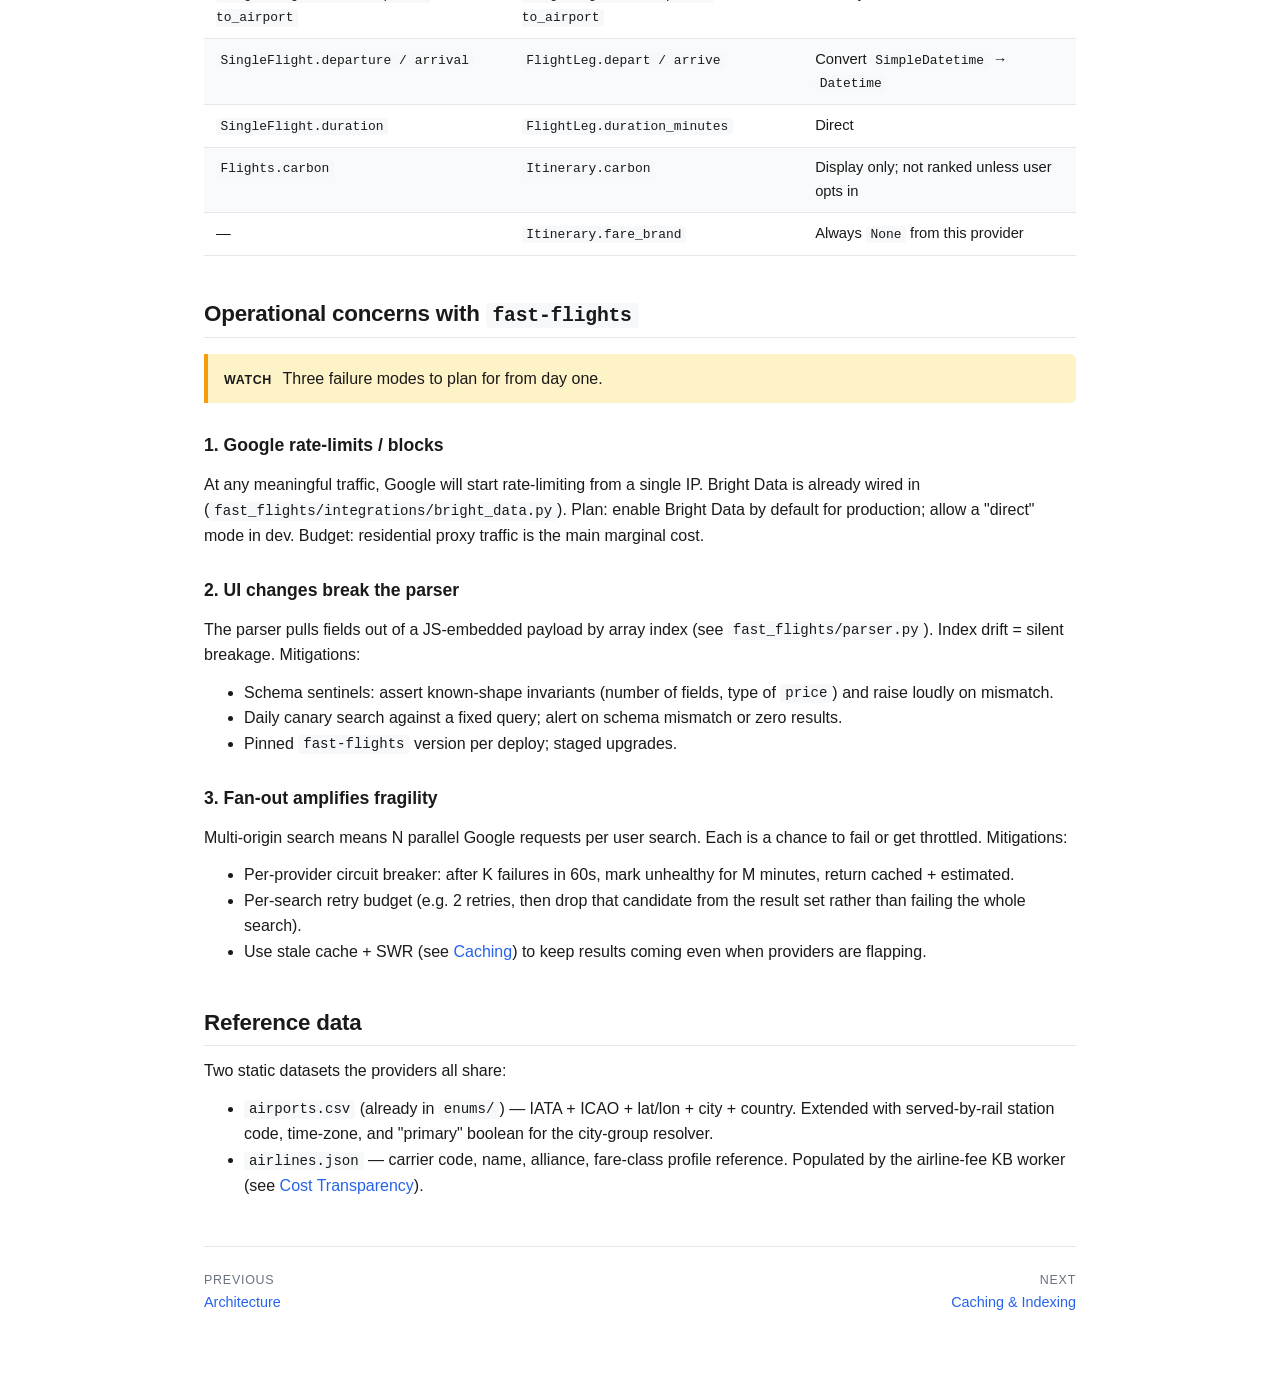
<file: docs/research/data-and-providers.html>
<!doctype html>
<html lang="en">
<head>
  <meta charset="utf-8">
  <meta name="viewport" content="width=device-width, initial-scale=1">
  <title>Data &amp; Providers — AI Flight Explorer</title>
  <link rel="stylesheet" href="styles.css">
</head>
<body>
<nav class="top">
  <span class="brand">AI Flight Explorer</span>
  <a href="index.html">Overview</a>
  <a href="architecture.html">Architecture</a>
  <a href="data-and-providers.html" class="active">Data &amp; Providers</a>
  <a href="caching-and-indexing.html">Caching</a>
  <a href="nlu-and-llms.html">NLU &amp; LLMs</a>
  <a href="cost-transparency.html">Cost</a>
  <a href="ground-transit.html">Ground Transit</a>
  <a href="places-and-poi.html">Places</a>
  <a href="monetization-and-reseller.html">Monetization</a>
  <a href="unit-economics.html">Unit Economics</a>
  <a href="evals.html">Evals</a>
  <a href="roadmap.html">Roadmap</a>
</nav>

<main>
  <h1>Flight Data &amp; Providers</h1>
  <p class="subtitle">Start with <code>fast-flights</code>; architect so any GDS, aggregator, or future scraper can drop in without touching the orchestrator.</p>

  <h2>The decision</h2>
  <p>Use <code>fast-flights</code> as the v1 flight provider. Wrap every external dependency behind a <code>FlightProvider</code> protocol so providers are swappable per-deployment and per-request.</p>
  <div class="callout">
    <span class="label">Why</span>
    fast-flights is free, already integrated, and supports multi-city queries (open-jaw, multi-leg). Booking APIs (Duffel, Amadeus) give better fare-brand and ancillary data but cost money, require partnerships, and aren't necessary until booking enters scope.
  </div>

  <h2>Flight data sources compared</h2>
  <table>
    <thead>
      <tr><th>Source</th><th>Type</th><th>Strengths</th><th>Weaknesses</th><th>Cost</th></tr>
    </thead>
    <tbody>
      <tr>
        <td><strong>fast-flights</strong></td>
        <td>Google Flights scraper</td>
        <td>Free, no key, broad airline coverage, supports open-jaw / multi-city</td>
        <td>ToS-grey; fragile to UI changes; no fare brand; no ancillaries; rate-limited at scale</td>
        <td>$0 + optional proxy</td>
      </tr>
      <tr>
        <td><strong>Duffel</strong></td>
        <td>NDC aggregator + booking</td>
        <td>Real fare brands, real ancillaries, real booking, clean API</td>
        <td>Carrier coverage is curated (~50 airlines); markups; partnership process</td>
        <td>Per-booking revenue share</td>
      </tr>
      <tr>
        <td><strong>Amadeus Self-Service</strong></td>
        <td>GDS API</td>
        <td>Broadest schedule data; mature; supports complex itineraries</td>
        <td>Pricing per call gets expensive at scale; UI/UX overhead; legacy data shapes</td>
        <td>Free tier &rarr; pay per call</td>
      </tr>
      <tr>
        <td><strong>Kiwi.com Tequila</strong></td>
        <td>Aggregator + virtual interlining</td>
        <td>Self-transfer combos others miss; free tier; good for budget travelers</td>
        <td>Virtual interlining adds missed-connection risk; partner approval for higher tier</td>
        <td>Free tier; revenue share</td>
      </tr>
      <tr>
        <td><strong>Skyscanner B2B</strong></td>
        <td>Meta aggregator</td>
        <td>Comprehensive deep-link results</td>
        <td>Partner-only access; commercial terms</td>
        <td>Partnership</td>
      </tr>
    </tbody>
  </table>

  <h2>Provider abstraction</h2>
  <pre><code>class FlightProvider(Protocol):
    name: str
    capability: ProviderCapability

    async def search(
        self,
        req: SearchRequest,
        budget: SearchBudget,
    ) -> AsyncIterator[Itinerary]: ...

    async def get_fare_rules(
        self,
        itinerary: Itinerary,
    ) -> FareRules | None: ...

    async def deep_link(
        self,
        itinerary: Itinerary,
    ) -> str: ...

@dataclass
class ProviderCapability:
    regions: set[Region]
    supports_open_jaw: bool
    supports_multi_city: bool
    returns_fare_brand: bool
    returns_ancillaries: bool
    bookable: bool
    typical_latency_ms: int
    rate_limit_per_minute: int | None</code></pre>

  <p>Each adapter is responsible for translating the universal <code>SearchRequest</code> into its own request shape and normalizing results into <code>Itinerary</code>/<code>FlightLeg</code>. The orchestrator never sees a provider-specific type.</p>

  <h2>The <code>FastFlightsProvider</code> adapter</h2>
  <pre><code>class FastFlightsProvider:
    name = "fast-flights"
    capability = ProviderCapability(
        regions={Region.GLOBAL},
        supports_open_jaw=True,        # multi-city query type
        supports_multi_city=True,
        returns_fare_brand=False,      # forces estimate-mode cost
        returns_ancillaries=False,
        bookable=False,
        typical_latency_ms=4000,
        rate_limit_per_minute=None,    # Google's, not declared
    )

    async def search(self, req, budget):
        # 1. Translate SearchRequest -&gt; fast_flights.Query
        # 2. Call get_flights() via primp client (or Bright Data integration
        #    when configured)
        # 3. Parse and normalize each result into Itinerary
        # 4. Yield as they're ready</code></pre>

  <h2>Choosing providers at request time</h2>
  <p>Multiple providers can run in parallel; the orchestrator dedupes results by <code>(carrier, flight_number, date, price)</code>. Capability flags decide eligibility:</p>
  <ul>
    <li>If <code>SearchRequest.is_open_jaw</code>, drop providers without <code>supports_open_jaw</code> from the candidate set.</li>
    <li>If user requested <code>bookable_only</code>, drop providers with <code>bookable=False</code>.</li>
    <li>If <code>SearchRequest.region</code> doesn't intersect <code>capability.regions</code>, skip.</li>
  </ul>

  <h2>The swap path</h2>
  <p>Three swaps that should be a configuration change, not a refactor:</p>
  <ol>
    <li><strong>fast-flights &rarr; Duffel</strong> when booking enters scope. The adapter's <code>search()</code> + <code>deep_link()</code> change; downstream code doesn't. Fare-brand-aware cost breakdowns activate automatically because <code>returns_fare_brand</code> flips to <code>true</code>.</li>
    <li><strong>fast-flights &rarr; Kiwi.com Tequila</strong> for users opting into self-transfer / hidden-city options. Run as a parallel provider; results carry a <code>virtual_interlining=True</code> flag.</li>
    <li><strong>Bright Data proxy on/off</strong> per request. Already integrated in <code>fast_flights</code>; expose as a feature flag for users on flaky regions.</li>
  </ol>

  <h2>Result normalization</h2>
  <p>fast-flights returns its own <code>Flights</code>/<code>SingleFlight</code> shapes. The adapter maps each into the universal types:</p>
  <table>
    <thead>
      <tr><th>fast-flights field</th><th>Maps to</th><th>Notes</th></tr>
    </thead>
    <tbody>
      <tr><td><code>Flights.price</code></td><td><code>Itinerary.base_price</code></td><td>Includes carrier-listed base; not ancillaries</td></tr>
      <tr><td><code>Flights.airlines</code></td><td><code>Itinerary.marketing_carriers</code></td><td>Resolve to <code>Airline</code> records via metadata</td></tr>
      <tr><td><code>SingleFlight.from_airport / to_airport</code></td><td><code>FlightLeg.from_airport / to_airport</code></td><td>Already IATA-coded</td></tr>
      <tr><td><code>SingleFlight.departure / arrival</code></td><td><code>FlightLeg.depart / arrive</code></td><td>Convert <code>SimpleDatetime</code> &rarr; <code>Datetime</code></td></tr>
      <tr><td><code>SingleFlight.duration</code></td><td><code>FlightLeg.duration_minutes</code></td><td>Direct</td></tr>
      <tr><td><code>Flights.carbon</code></td><td><code>Itinerary.carbon</code></td><td>Display only; not ranked unless user opts in</td></tr>
      <tr><td>&mdash;</td><td><code>Itinerary.fare_brand</code></td><td>Always <code>None</code> from this provider</td></tr>
    </tbody>
  </table>

  <h2>Operational concerns with <code>fast-flights</code></h2>
  <div class="callout warn">
    <span class="label">Watch</span>
    Three failure modes to plan for from day one.
  </div>
  <h3>1. Google rate-limits / blocks</h3>
  <p>At any meaningful traffic, Google will start rate-limiting from a single IP. Bright Data is already wired in (<code>fast_flights/integrations/bright_data.py</code>). Plan: enable Bright Data by default for production; allow a "direct" mode in dev. Budget: residential proxy traffic is the main marginal cost.</p>

  <h3>2. UI changes break the parser</h3>
  <p>The parser pulls fields out of a JS-embedded payload by array index (see <code>fast_flights/parser.py</code>). Index drift = silent breakage. Mitigations:</p>
  <ul>
    <li>Schema sentinels: assert known-shape invariants (number of fields, type of <code>price</code>) and raise loudly on mismatch.</li>
    <li>Daily canary search against a fixed query; alert on schema mismatch or zero results.</li>
    <li>Pinned <code>fast-flights</code> version per deploy; staged upgrades.</li>
  </ul>

  <h3>3. Fan-out amplifies fragility</h3>
  <p>Multi-origin search means N parallel Google requests per user search. Each is a chance to fail or get throttled. Mitigations:</p>
  <ul>
    <li>Per-provider circuit breaker: after K failures in 60s, mark unhealthy for M minutes, return cached + estimated.</li>
    <li>Per-search retry budget (e.g. 2 retries, then drop that candidate from the result set rather than failing the whole search).</li>
    <li>Use stale cache + SWR (see <a href="caching-and-indexing.html">Caching</a>) to keep results coming even when providers are flapping.</li>
  </ul>

  <h2>Reference data</h2>
  <p>Two static datasets the providers all share:</p>
  <ul>
    <li><code>airports.csv</code> (already in <code>enums/</code>) &mdash; IATA + ICAO + lat/lon + city + country. Extended with served-by-rail station code, time-zone, and "primary" boolean for the city-group resolver.</li>
    <li><code>airlines.json</code> &mdash; carrier code, name, alliance, fare-class profile reference. Populated by the airline-fee KB worker (see <a href="cost-transparency.html">Cost Transparency</a>).</li>
  </ul>

  <div class="pager">
    <a href="architecture.html"><span class="label">Previous</span>Architecture</a>
    <a href="caching-and-indexing.html" class="next"><span class="label">Next</span>Caching &amp; Indexing</a>
  </div>
</main>
</body>
</html>
</file>
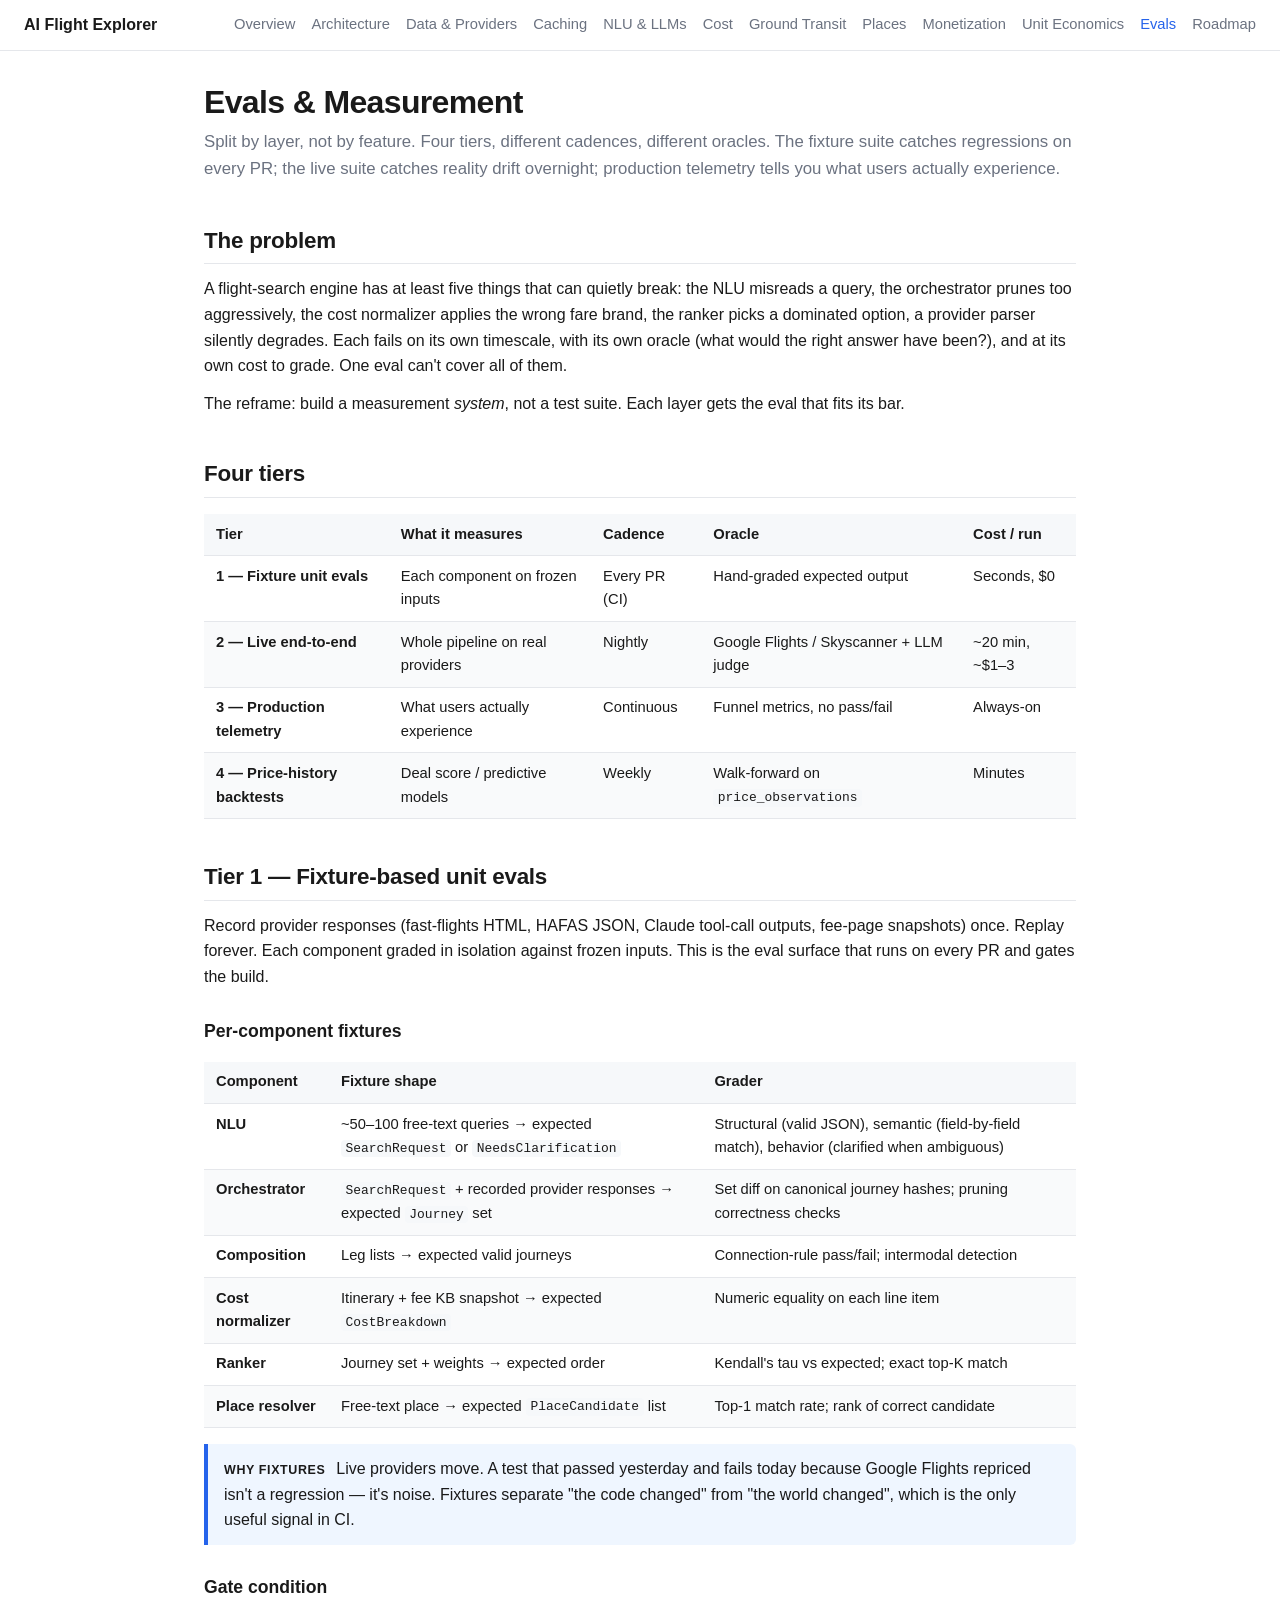
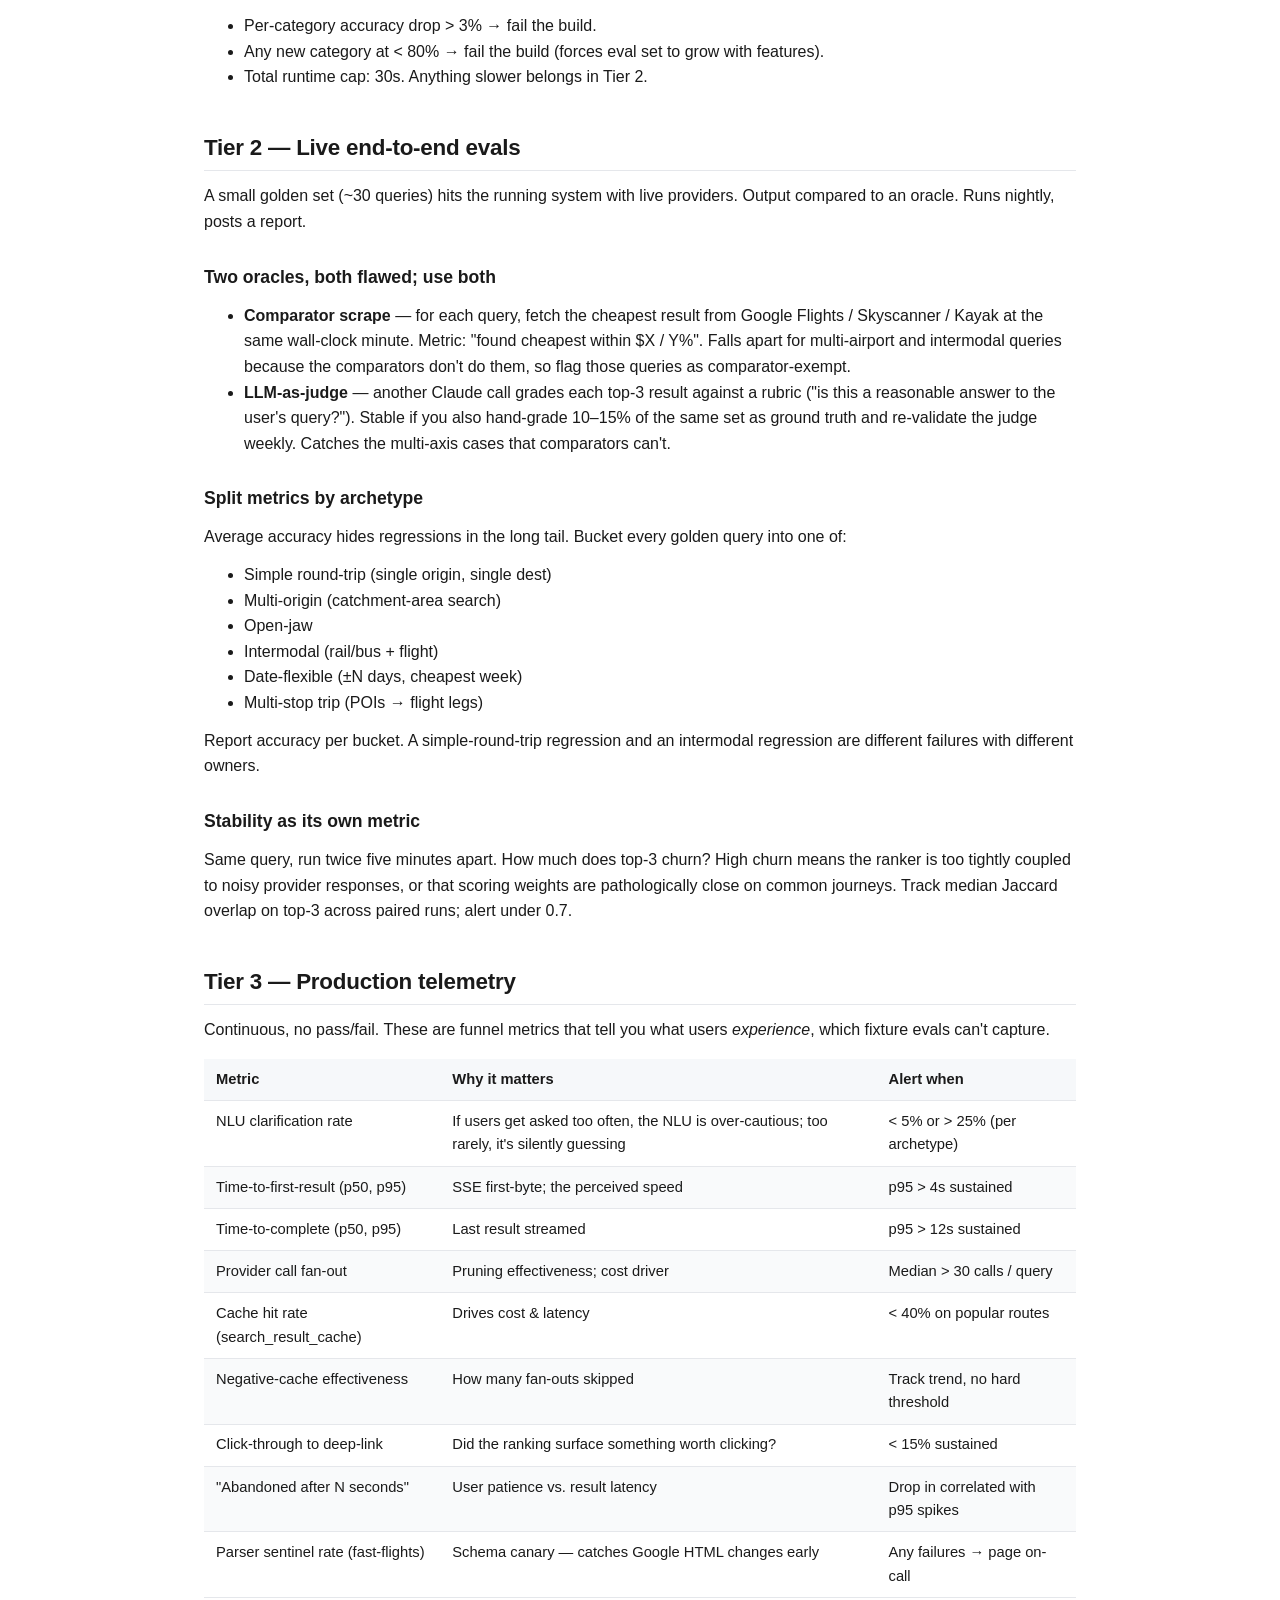
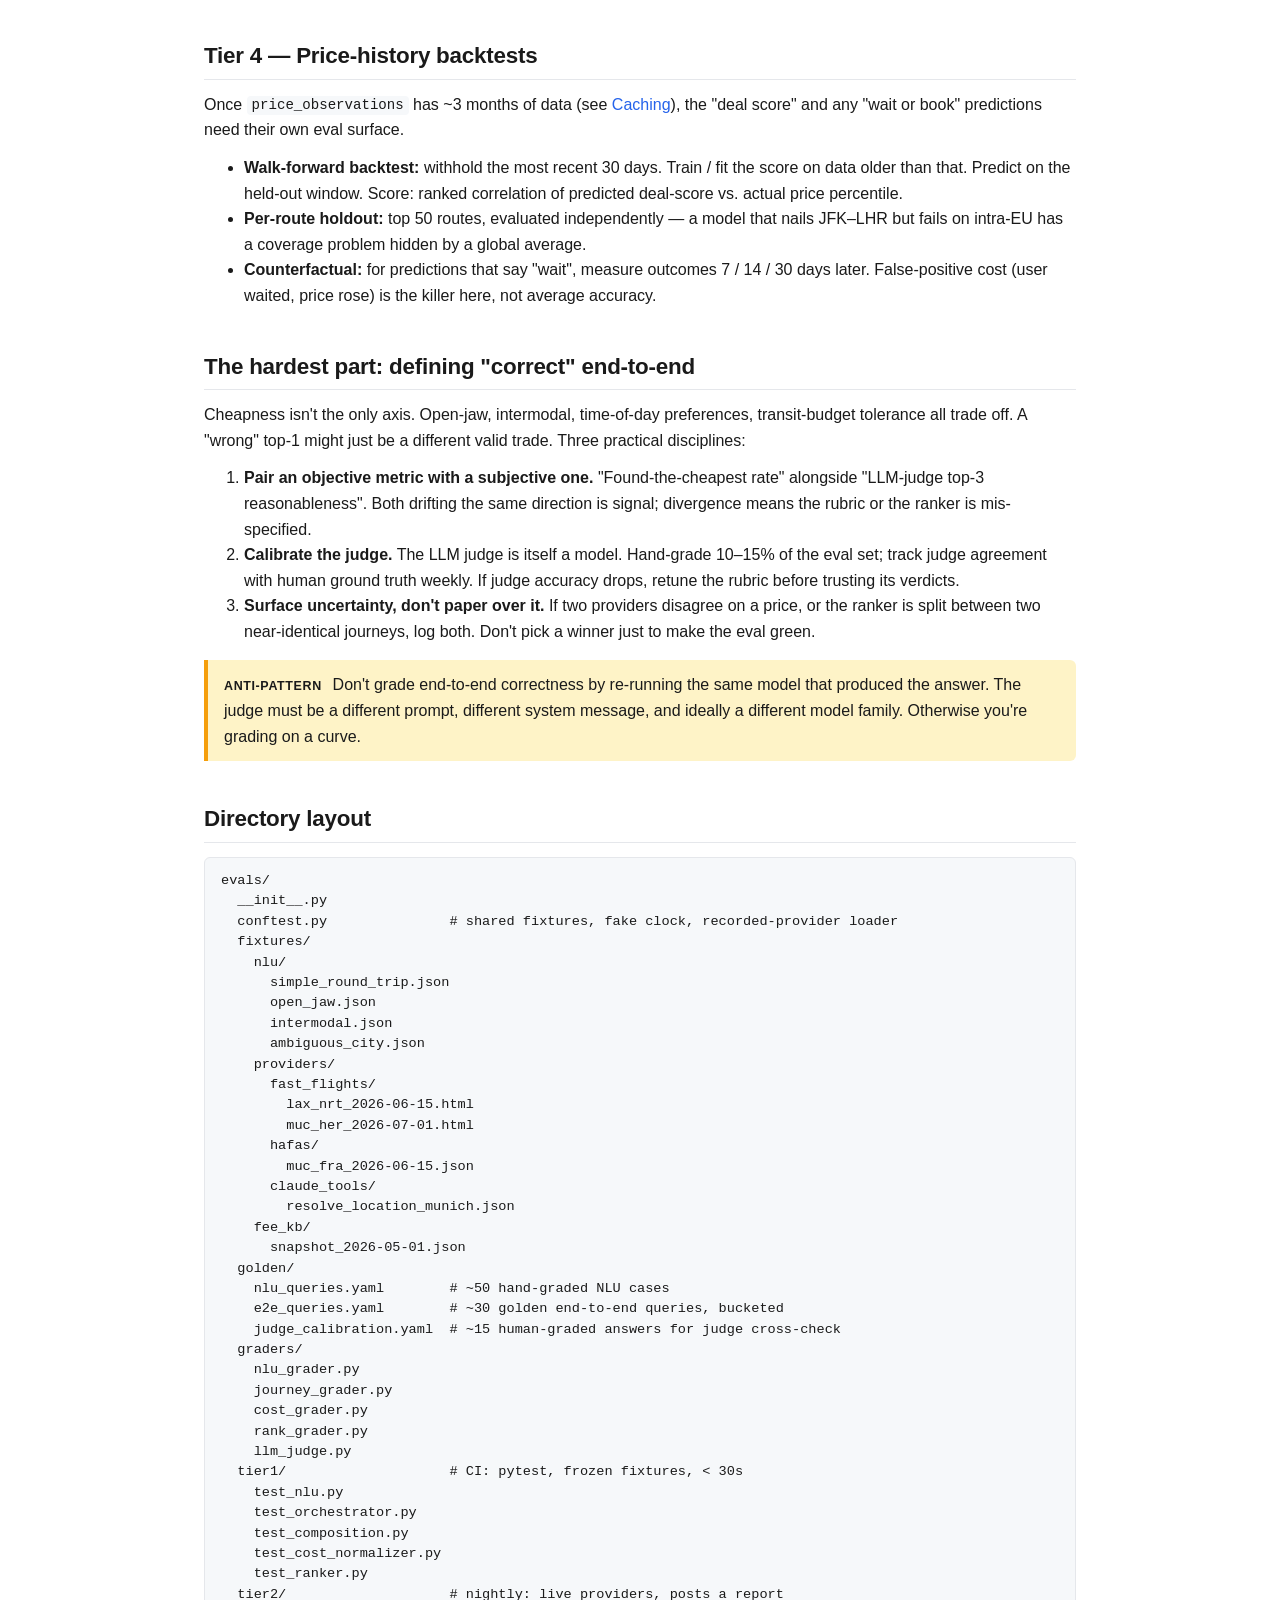
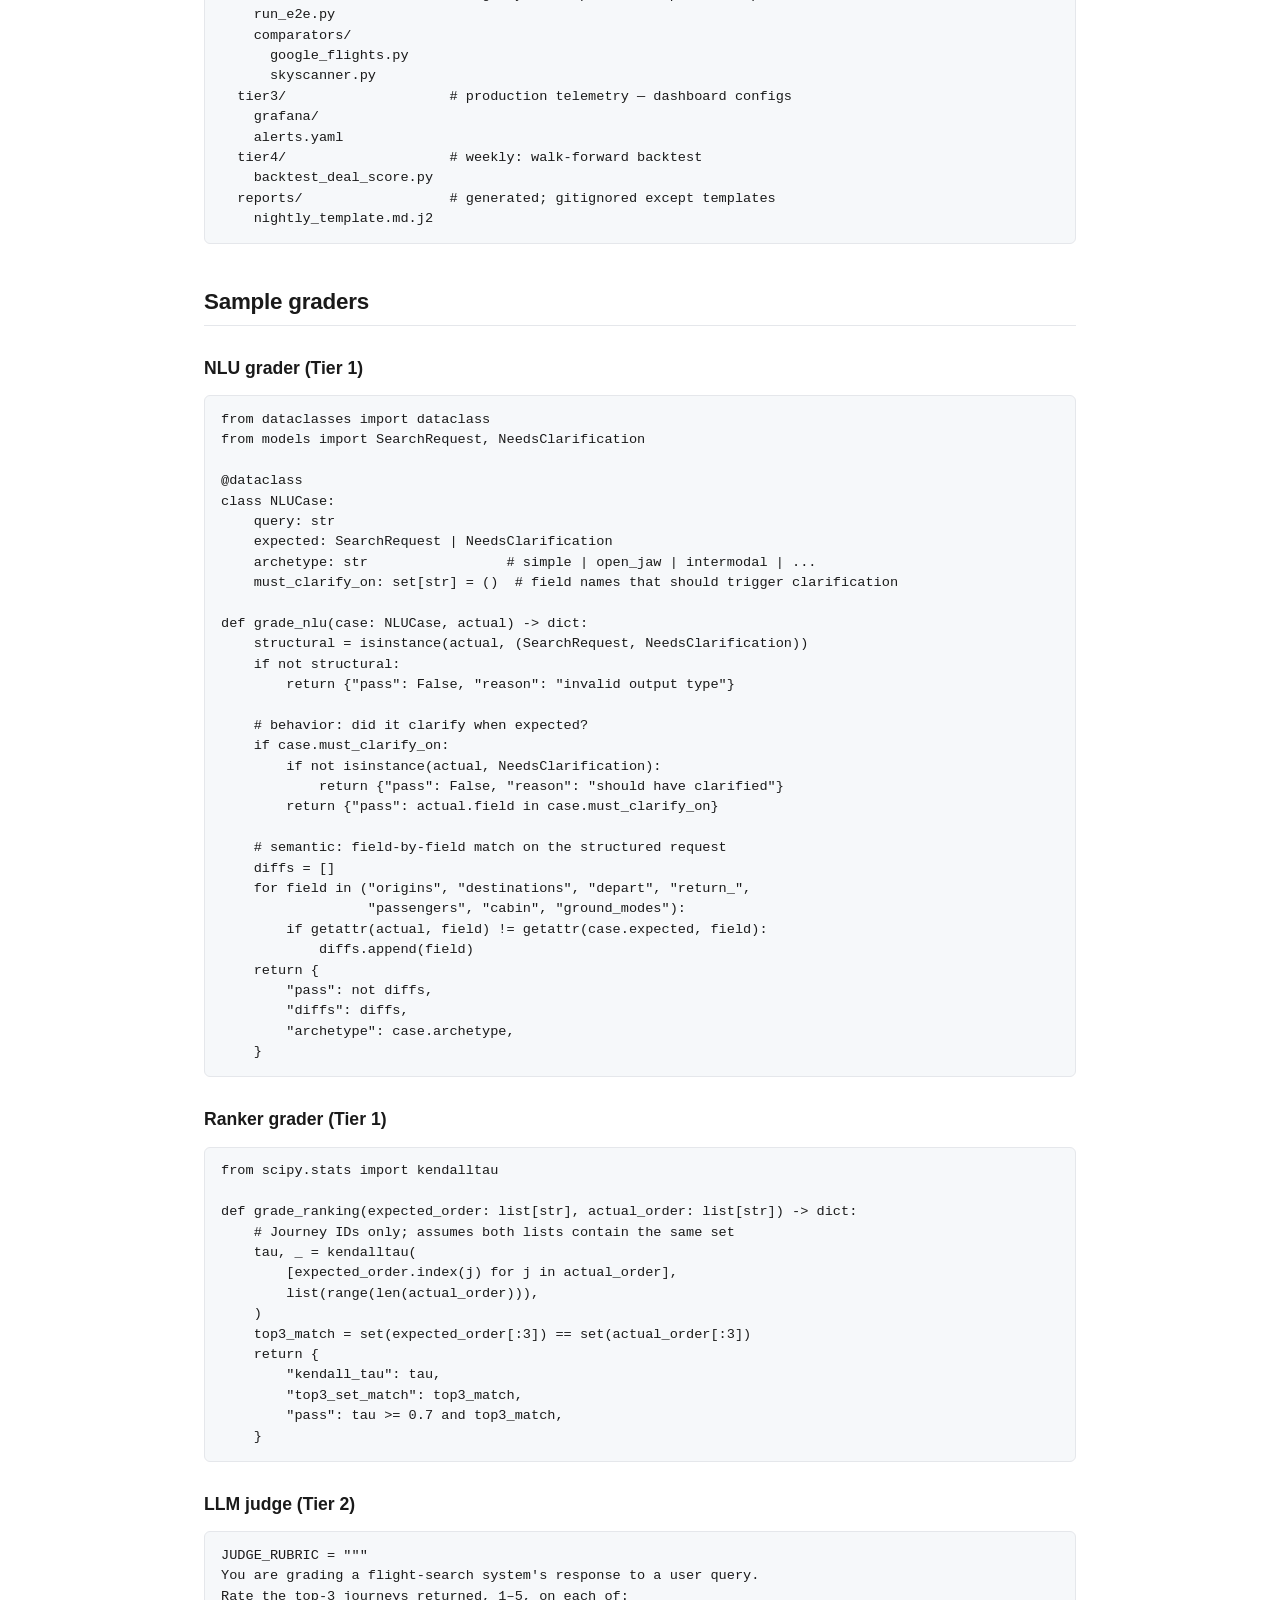
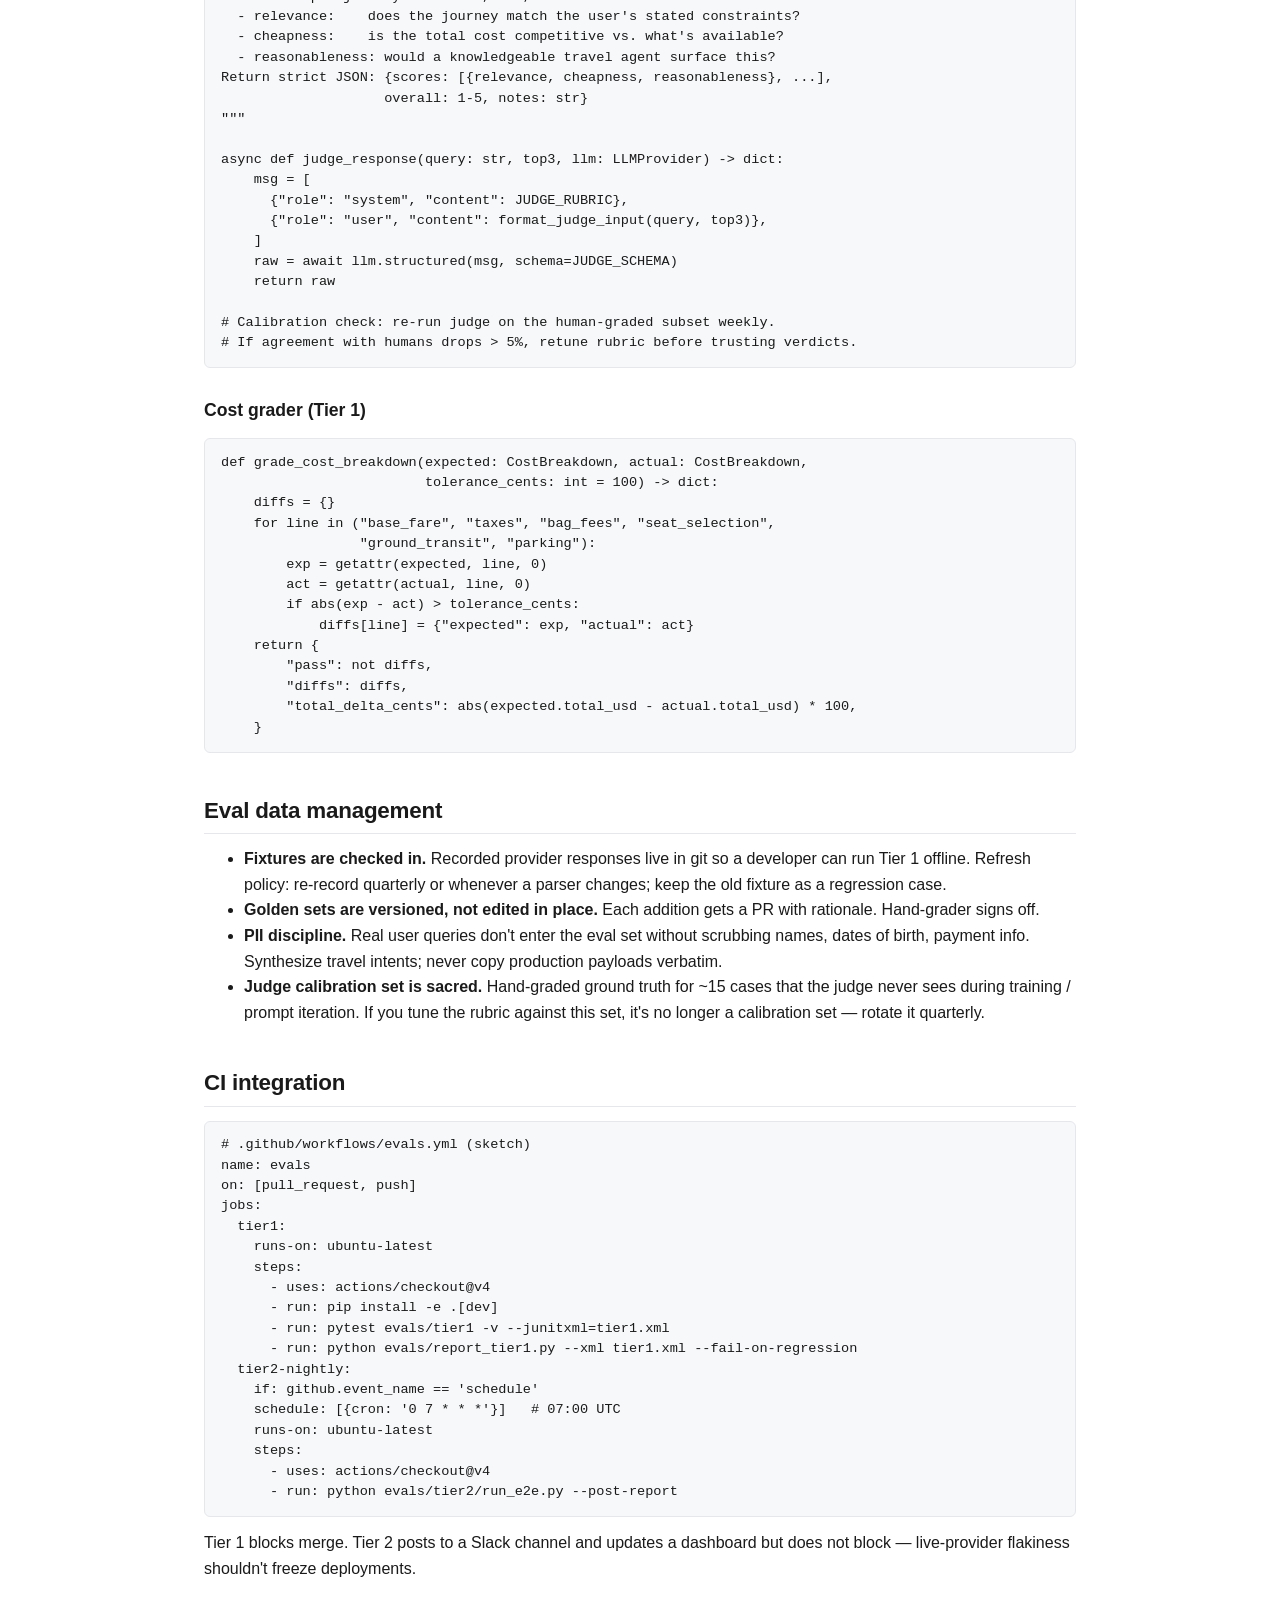
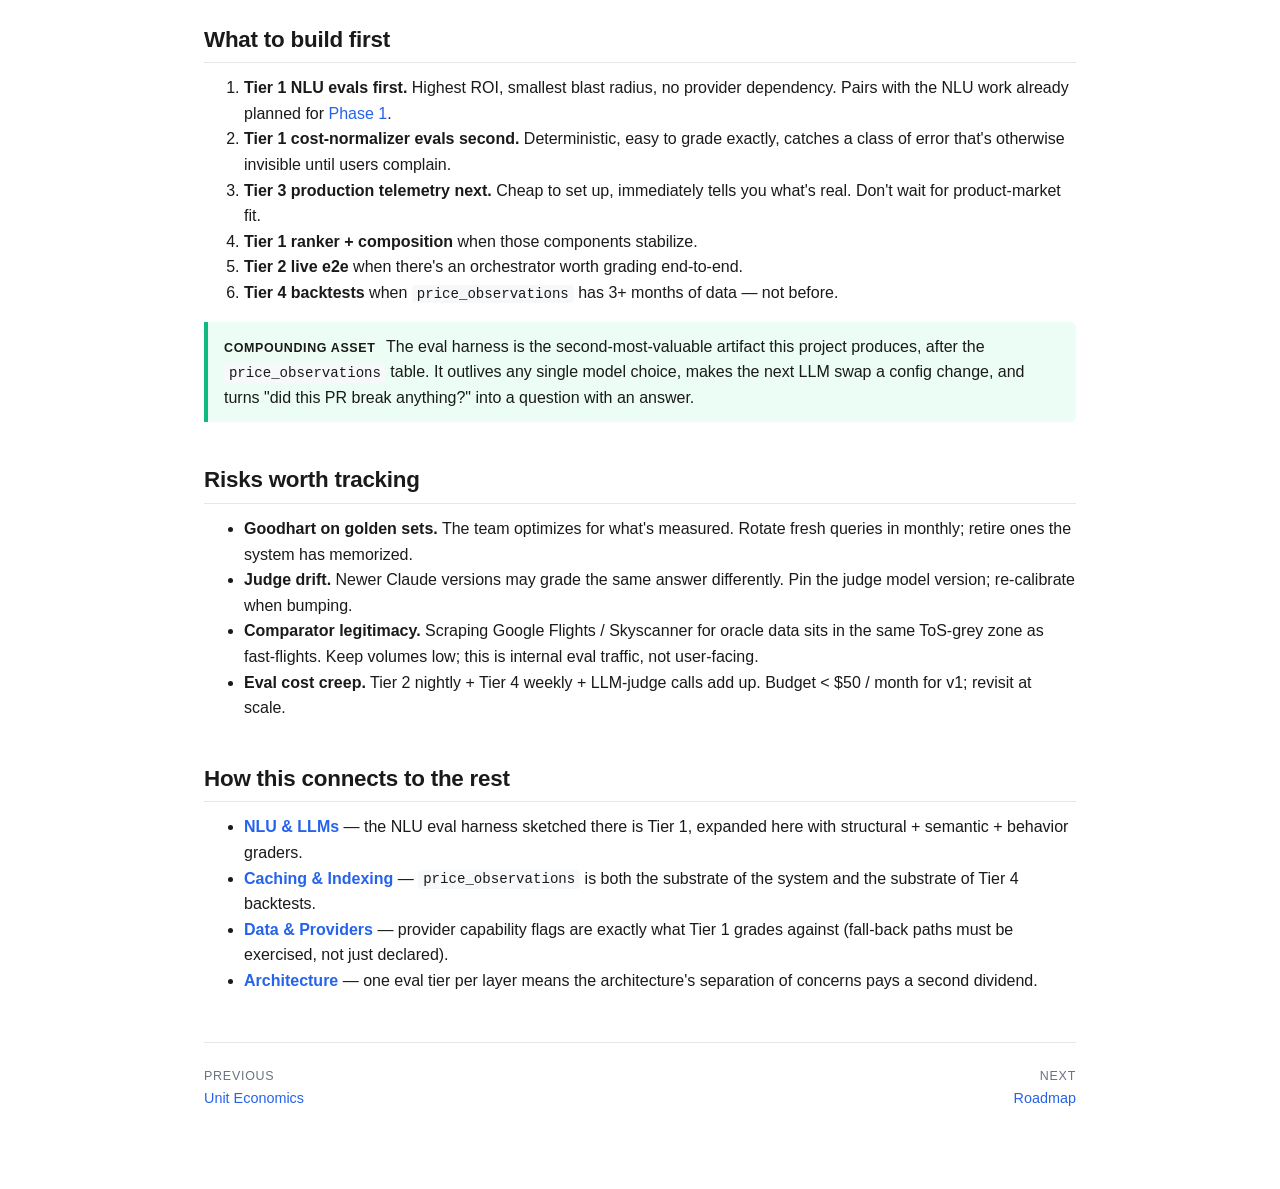
<file: docs/research/evals.html>
<!doctype html>
<html lang="en">
<head>
  <meta charset="utf-8">
  <meta name="viewport" content="width=device-width, initial-scale=1">
  <title>Evals &amp; Measurement — AI Flight Explorer</title>
  <link rel="stylesheet" href="styles.css">
</head>
<body>
<nav class="top">
  <span class="brand">AI Flight Explorer</span>
  <a href="index.html">Overview</a>
  <a href="architecture.html">Architecture</a>
  <a href="data-and-providers.html">Data &amp; Providers</a>
  <a href="caching-and-indexing.html">Caching</a>
  <a href="nlu-and-llms.html">NLU &amp; LLMs</a>
  <a href="cost-transparency.html">Cost</a>
  <a href="ground-transit.html">Ground Transit</a>
  <a href="places-and-poi.html">Places</a>
  <a href="monetization-and-reseller.html">Monetization</a>
  <a href="unit-economics.html">Unit Economics</a>
  <a href="evals.html" class="active">Evals</a>
  <a href="roadmap.html">Roadmap</a>
</nav>

<main>
  <h1>Evals &amp; Measurement</h1>
  <p class="subtitle">Split by layer, not by feature. Four tiers, different cadences, different oracles. The fixture suite catches regressions on every PR; the live suite catches reality drift overnight; production telemetry tells you what users actually experience.</p>

  <h2>The problem</h2>
  <p>A flight-search engine has at least five things that can quietly break: the NLU misreads a query, the orchestrator prunes too aggressively, the cost normalizer applies the wrong fare brand, the ranker picks a dominated option, a provider parser silently degrades. Each fails on its own timescale, with its own oracle (what would the right answer have been?), and at its own cost to grade. One eval can't cover all of them.</p>
  <p>The reframe: build a measurement <em>system</em>, not a test suite. Each layer gets the eval that fits its bar.</p>

  <h2>Four tiers</h2>
  <table>
    <thead>
      <tr><th>Tier</th><th>What it measures</th><th>Cadence</th><th>Oracle</th><th>Cost / run</th></tr>
    </thead>
    <tbody>
      <tr><td><strong>1 &mdash; Fixture unit evals</strong></td><td>Each component on frozen inputs</td><td>Every PR (CI)</td><td>Hand-graded expected output</td><td>Seconds, $0</td></tr>
      <tr><td><strong>2 &mdash; Live end-to-end</strong></td><td>Whole pipeline on real providers</td><td>Nightly</td><td>Google Flights / Skyscanner + LLM judge</td><td>~20 min, ~$1&ndash;3</td></tr>
      <tr><td><strong>3 &mdash; Production telemetry</strong></td><td>What users actually experience</td><td>Continuous</td><td>Funnel metrics, no pass/fail</td><td>Always-on</td></tr>
      <tr><td><strong>4 &mdash; Price-history backtests</strong></td><td>Deal score / predictive models</td><td>Weekly</td><td>Walk-forward on <code>price_observations</code></td><td>Minutes</td></tr>
    </tbody>
  </table>

  <h2>Tier 1 &mdash; Fixture-based unit evals</h2>
  <p>Record provider responses (fast-flights HTML, HAFAS JSON, Claude tool-call outputs, fee-page snapshots) once. Replay forever. Each component graded in isolation against frozen inputs. This is the eval surface that runs on every PR and gates the build.</p>

  <h3>Per-component fixtures</h3>
  <table>
    <thead>
      <tr><th>Component</th><th>Fixture shape</th><th>Grader</th></tr>
    </thead>
    <tbody>
      <tr><td><strong>NLU</strong></td><td>~50&ndash;100 free-text queries &rarr; expected <code>SearchRequest</code> or <code>NeedsClarification</code></td><td>Structural (valid JSON), semantic (field-by-field match), behavior (clarified when ambiguous)</td></tr>
      <tr><td><strong>Orchestrator</strong></td><td><code>SearchRequest</code> + recorded provider responses &rarr; expected <code>Journey</code> set</td><td>Set diff on canonical journey hashes; pruning correctness checks</td></tr>
      <tr><td><strong>Composition</strong></td><td>Leg lists &rarr; expected valid journeys</td><td>Connection-rule pass/fail; intermodal detection</td></tr>
      <tr><td><strong>Cost normalizer</strong></td><td>Itinerary + fee KB snapshot &rarr; expected <code>CostBreakdown</code></td><td>Numeric equality on each line item</td></tr>
      <tr><td><strong>Ranker</strong></td><td>Journey set + weights &rarr; expected order</td><td>Kendall&apos;s tau vs expected; exact top-K match</td></tr>
      <tr><td><strong>Place resolver</strong></td><td>Free-text place &rarr; expected <code>PlaceCandidate</code> list</td><td>Top-1 match rate; rank of correct candidate</td></tr>
    </tbody>
  </table>

  <div class="callout">
    <span class="label">Why fixtures</span>
    Live providers move. A test that passed yesterday and fails today because Google Flights repriced isn&apos;t a regression &mdash; it&apos;s noise. Fixtures separate "the code changed" from "the world changed", which is the only useful signal in CI.
  </div>

  <h3>Gate condition</h3>
  <ul>
    <li>Per-category accuracy drop &gt; 3% &rarr; fail the build.</li>
    <li>Any new category at &lt; 80% &rarr; fail the build (forces eval set to grow with features).</li>
    <li>Total runtime cap: 30s. Anything slower belongs in Tier 2.</li>
  </ul>

  <h2>Tier 2 &mdash; Live end-to-end evals</h2>
  <p>A small golden set (~30 queries) hits the running system with live providers. Output compared to an oracle. Runs nightly, posts a report.</p>

  <h3>Two oracles, both flawed; use both</h3>
  <ul>
    <li><strong>Comparator scrape</strong> &mdash; for each query, fetch the cheapest result from Google Flights / Skyscanner / Kayak at the same wall-clock minute. Metric: "found cheapest within $X / Y%". Falls apart for multi-airport and intermodal queries because the comparators don&apos;t do them, so flag those queries as comparator-exempt.</li>
    <li><strong>LLM-as-judge</strong> &mdash; another Claude call grades each top-3 result against a rubric ("is this a reasonable answer to the user&apos;s query?"). Stable if you also hand-grade 10&ndash;15% of the same set as ground truth and re-validate the judge weekly. Catches the multi-axis cases that comparators can&apos;t.</li>
  </ul>

  <h3>Split metrics by archetype</h3>
  <p>Average accuracy hides regressions in the long tail. Bucket every golden query into one of:</p>
  <ul>
    <li>Simple round-trip (single origin, single dest)</li>
    <li>Multi-origin (catchment-area search)</li>
    <li>Open-jaw</li>
    <li>Intermodal (rail/bus + flight)</li>
    <li>Date-flexible (&plusmn;N days, cheapest week)</li>
    <li>Multi-stop trip (POIs &rarr; flight legs)</li>
  </ul>
  <p>Report accuracy per bucket. A simple-round-trip regression and an intermodal regression are different failures with different owners.</p>

  <h3>Stability as its own metric</h3>
  <p>Same query, run twice five minutes apart. How much does top-3 churn? High churn means the ranker is too tightly coupled to noisy provider responses, or that scoring weights are pathologically close on common journeys. Track median Jaccard overlap on top-3 across paired runs; alert under 0.7.</p>

  <h2>Tier 3 &mdash; Production telemetry</h2>
  <p>Continuous, no pass/fail. These are funnel metrics that tell you what users <em>experience</em>, which fixture evals can&apos;t capture.</p>
  <table>
    <thead>
      <tr><th>Metric</th><th>Why it matters</th><th>Alert when</th></tr>
    </thead>
    <tbody>
      <tr><td>NLU clarification rate</td><td>If users get asked too often, the NLU is over-cautious; too rarely, it&apos;s silently guessing</td><td>&lt; 5% or &gt; 25% (per archetype)</td></tr>
      <tr><td>Time-to-first-result (p50, p95)</td><td>SSE first-byte; the perceived speed</td><td>p95 &gt; 4s sustained</td></tr>
      <tr><td>Time-to-complete (p50, p95)</td><td>Last result streamed</td><td>p95 &gt; 12s sustained</td></tr>
      <tr><td>Provider call fan-out</td><td>Pruning effectiveness; cost driver</td><td>Median &gt; 30 calls / query</td></tr>
      <tr><td>Cache hit rate (search_result_cache)</td><td>Drives cost &amp; latency</td><td>&lt; 40% on popular routes</td></tr>
      <tr><td>Negative-cache effectiveness</td><td>How many fan-outs skipped</td><td>Track trend, no hard threshold</td></tr>
      <tr><td>Click-through to deep-link</td><td>Did the ranking surface something worth clicking?</td><td>&lt; 15% sustained</td></tr>
      <tr><td>"Abandoned after N seconds"</td><td>User patience vs. result latency</td><td>Drop in correlated with p95 spikes</td></tr>
      <tr><td>Parser sentinel rate (fast-flights)</td><td>Schema canary &mdash; catches Google HTML changes early</td><td>Any failures &rarr; page on-call</td></tr>
    </tbody>
  </table>

  <h2>Tier 4 &mdash; Price-history backtests</h2>
  <p>Once <code>price_observations</code> has ~3 months of data (see <a href="caching-and-indexing.html">Caching</a>), the "deal score" and any "wait or book" predictions need their own eval surface.</p>
  <ul>
    <li><strong>Walk-forward backtest:</strong> withhold the most recent 30 days. Train / fit the score on data older than that. Predict on the held-out window. Score: ranked correlation of predicted deal-score vs. actual price percentile.</li>
    <li><strong>Per-route holdout:</strong> top 50 routes, evaluated independently &mdash; a model that nails JFK&ndash;LHR but fails on intra-EU has a coverage problem hidden by a global average.</li>
    <li><strong>Counterfactual:</strong> for predictions that say "wait", measure outcomes 7 / 14 / 30 days later. False-positive cost (user waited, price rose) is the killer here, not average accuracy.</li>
  </ul>

  <h2>The hardest part: defining "correct" end-to-end</h2>
  <p>Cheapness isn&apos;t the only axis. Open-jaw, intermodal, time-of-day preferences, transit-budget tolerance all trade off. A "wrong" top-1 might just be a different valid trade. Three practical disciplines:</p>
  <ol>
    <li><strong>Pair an objective metric with a subjective one.</strong> "Found-the-cheapest rate" alongside "LLM-judge top-3 reasonableness". Both drifting the same direction is signal; divergence means the rubric or the ranker is mis-specified.</li>
    <li><strong>Calibrate the judge.</strong> The LLM judge is itself a model. Hand-grade 10&ndash;15% of the eval set; track judge agreement with human ground truth weekly. If judge accuracy drops, retune the rubric before trusting its verdicts.</li>
    <li><strong>Surface uncertainty, don&apos;t paper over it.</strong> If two providers disagree on a price, or the ranker is split between two near-identical journeys, log both. Don&apos;t pick a winner just to make the eval green.</li>
  </ol>

  <div class="callout warn">
    <span class="label">Anti-pattern</span>
    Don&apos;t grade end-to-end correctness by re-running the same model that produced the answer. The judge must be a different prompt, different system message, and ideally a different model family. Otherwise you&apos;re grading on a curve.
  </div>

  <h2>Directory layout</h2>
  <pre><code>evals/
  __init__.py
  conftest.py               # shared fixtures, fake clock, recorded-provider loader
  fixtures/
    nlu/
      simple_round_trip.json
      open_jaw.json
      intermodal.json
      ambiguous_city.json
    providers/
      fast_flights/
        lax_nrt_2026-06-15.html
        muc_her_2026-07-01.html
      hafas/
        muc_fra_2026-06-15.json
      claude_tools/
        resolve_location_munich.json
    fee_kb/
      snapshot_2026-05-01.json
  golden/
    nlu_queries.yaml        # ~50 hand-graded NLU cases
    e2e_queries.yaml        # ~30 golden end-to-end queries, bucketed
    judge_calibration.yaml  # ~15 human-graded answers for judge cross-check
  graders/
    nlu_grader.py
    journey_grader.py
    cost_grader.py
    rank_grader.py
    llm_judge.py
  tier1/                    # CI: pytest, frozen fixtures, &lt; 30s
    test_nlu.py
    test_orchestrator.py
    test_composition.py
    test_cost_normalizer.py
    test_ranker.py
  tier2/                    # nightly: live providers, posts a report
    run_e2e.py
    comparators/
      google_flights.py
      skyscanner.py
  tier3/                    # production telemetry &mdash; dashboard configs
    grafana/
    alerts.yaml
  tier4/                    # weekly: walk-forward backtest
    backtest_deal_score.py
  reports/                  # generated; gitignored except templates
    nightly_template.md.j2</code></pre>

  <h2>Sample graders</h2>

  <h3>NLU grader (Tier 1)</h3>
  <pre><code>from dataclasses import dataclass
from models import SearchRequest, NeedsClarification

@dataclass
class NLUCase:
    query: str
    expected: SearchRequest | NeedsClarification
    archetype: str                 # simple | open_jaw | intermodal | ...
    must_clarify_on: set[str] = ()  # field names that should trigger clarification

def grade_nlu(case: NLUCase, actual) -> dict:
    structural = isinstance(actual, (SearchRequest, NeedsClarification))
    if not structural:
        return {"pass": False, "reason": "invalid output type"}

    # behavior: did it clarify when expected?
    if case.must_clarify_on:
        if not isinstance(actual, NeedsClarification):
            return {"pass": False, "reason": "should have clarified"}
        return {"pass": actual.field in case.must_clarify_on}

    # semantic: field-by-field match on the structured request
    diffs = []
    for field in ("origins", "destinations", "depart", "return_",
                  "passengers", "cabin", "ground_modes"):
        if getattr(actual, field) != getattr(case.expected, field):
            diffs.append(field)
    return {
        "pass": not diffs,
        "diffs": diffs,
        "archetype": case.archetype,
    }</code></pre>

  <h3>Ranker grader (Tier 1)</h3>
  <pre><code>from scipy.stats import kendalltau

def grade_ranking(expected_order: list[str], actual_order: list[str]) -> dict:
    # Journey IDs only; assumes both lists contain the same set
    tau, _ = kendalltau(
        [expected_order.index(j) for j in actual_order],
        list(range(len(actual_order))),
    )
    top3_match = set(expected_order[:3]) == set(actual_order[:3])
    return {
        "kendall_tau": tau,
        "top3_set_match": top3_match,
        "pass": tau &gt;= 0.7 and top3_match,
    }</code></pre>

  <h3>LLM judge (Tier 2)</h3>
  <pre><code>JUDGE_RUBRIC = """
You are grading a flight-search system's response to a user query.
Rate the top-3 journeys returned, 1&ndash;5, on each of:
  - relevance:    does the journey match the user's stated constraints?
  - cheapness:    is the total cost competitive vs. what's available?
  - reasonableness: would a knowledgeable travel agent surface this?
Return strict JSON: {scores: [{relevance, cheapness, reasonableness}, ...],
                    overall: 1-5, notes: str}
"""

async def judge_response(query: str, top3, llm: LLMProvider) -> dict:
    msg = [
      {"role": "system", "content": JUDGE_RUBRIC},
      {"role": "user", "content": format_judge_input(query, top3)},
    ]
    raw = await llm.structured(msg, schema=JUDGE_SCHEMA)
    return raw

# Calibration check: re-run judge on the human-graded subset weekly.
# If agreement with humans drops &gt; 5%, retune rubric before trusting verdicts.</code></pre>

  <h3>Cost grader (Tier 1)</h3>
  <pre><code>def grade_cost_breakdown(expected: CostBreakdown, actual: CostBreakdown,
                         tolerance_cents: int = 100) -> dict:
    diffs = {}
    for line in ("base_fare", "taxes", "bag_fees", "seat_selection",
                 "ground_transit", "parking"):
        exp = getattr(expected, line, 0)
        act = getattr(actual, line, 0)
        if abs(exp - act) &gt; tolerance_cents:
            diffs[line] = {"expected": exp, "actual": act}
    return {
        "pass": not diffs,
        "diffs": diffs,
        "total_delta_cents": abs(expected.total_usd - actual.total_usd) * 100,
    }</code></pre>

  <h2>Eval data management</h2>
  <ul>
    <li><strong>Fixtures are checked in.</strong> Recorded provider responses live in git so a developer can run Tier 1 offline. Refresh policy: re-record quarterly or whenever a parser changes; keep the old fixture as a regression case.</li>
    <li><strong>Golden sets are versioned, not edited in place.</strong> Each addition gets a PR with rationale. Hand-grader signs off.</li>
    <li><strong>PII discipline.</strong> Real user queries don&apos;t enter the eval set without scrubbing names, dates of birth, payment info. Synthesize travel intents; never copy production payloads verbatim.</li>
    <li><strong>Judge calibration set is sacred.</strong> Hand-graded ground truth for ~15 cases that the judge never sees during training / prompt iteration. If you tune the rubric against this set, it&apos;s no longer a calibration set &mdash; rotate it quarterly.</li>
  </ul>

  <h2>CI integration</h2>
  <pre><code># .github/workflows/evals.yml (sketch)
name: evals
on: [pull_request, push]
jobs:
  tier1:
    runs-on: ubuntu-latest
    steps:
      - uses: actions/checkout@v4
      - run: pip install -e .[dev]
      - run: pytest evals/tier1 -v --junitxml=tier1.xml
      - run: python evals/report_tier1.py --xml tier1.xml --fail-on-regression
  tier2-nightly:
    if: github.event_name == 'schedule'
    schedule: [{cron: '0 7 * * *'}]   # 07:00 UTC
    runs-on: ubuntu-latest
    steps:
      - uses: actions/checkout@v4
      - run: python evals/tier2/run_e2e.py --post-report</code></pre>
  <p>Tier 1 blocks merge. Tier 2 posts to a Slack channel and updates a dashboard but does not block &mdash; live-provider flakiness shouldn&apos;t freeze deployments.</p>

  <h2>What to build first</h2>
  <ol>
    <li><strong>Tier 1 NLU evals first.</strong> Highest ROI, smallest blast radius, no provider dependency. Pairs with the NLU work already planned for <a href="roadmap.html">Phase 1</a>.</li>
    <li><strong>Tier 1 cost-normalizer evals second.</strong> Deterministic, easy to grade exactly, catches a class of error that&apos;s otherwise invisible until users complain.</li>
    <li><strong>Tier 3 production telemetry next.</strong> Cheap to set up, immediately tells you what&apos;s real. Don&apos;t wait for product-market fit.</li>
    <li><strong>Tier 1 ranker + composition</strong> when those components stabilize.</li>
    <li><strong>Tier 2 live e2e</strong> when there&apos;s an orchestrator worth grading end-to-end.</li>
    <li><strong>Tier 4 backtests</strong> when <code>price_observations</code> has 3+ months of data &mdash; not before.</li>
  </ol>

  <div class="callout ok">
    <span class="label">Compounding asset</span>
    The eval harness is the second-most-valuable artifact this project produces, after the <code>price_observations</code> table. It outlives any single model choice, makes the next LLM swap a config change, and turns "did this PR break anything?" into a question with an answer.
  </div>

  <h2>Risks worth tracking</h2>
  <ul>
    <li><strong>Goodhart on golden sets.</strong> The team optimizes for what&apos;s measured. Rotate fresh queries in monthly; retire ones the system has memorized.</li>
    <li><strong>Judge drift.</strong> Newer Claude versions may grade the same answer differently. Pin the judge model version; re-calibrate when bumping.</li>
    <li><strong>Comparator legitimacy.</strong> Scraping Google Flights / Skyscanner for oracle data sits in the same ToS-grey zone as fast-flights. Keep volumes low; this is internal eval traffic, not user-facing.</li>
    <li><strong>Eval cost creep.</strong> Tier 2 nightly + Tier 4 weekly + LLM-judge calls add up. Budget &lt; $50 / month for v1; revisit at scale.</li>
  </ul>

  <h2>How this connects to the rest</h2>
  <ul>
    <li><a href="nlu-and-llms.html"><strong>NLU &amp; LLMs</strong></a> &mdash; the NLU eval harness sketched there is Tier 1, expanded here with structural + semantic + behavior graders.</li>
    <li><a href="caching-and-indexing.html"><strong>Caching &amp; Indexing</strong></a> &mdash; <code>price_observations</code> is both the substrate of the system and the substrate of Tier 4 backtests.</li>
    <li><a href="data-and-providers.html"><strong>Data &amp; Providers</strong></a> &mdash; provider capability flags are exactly what Tier 1 grades against (fall-back paths must be exercised, not just declared).</li>
    <li><a href="architecture.html"><strong>Architecture</strong></a> &mdash; one eval tier per layer means the architecture&apos;s separation of concerns pays a second dividend.</li>
  </ul>

  <div class="pager">
    <a href="unit-economics.html"><span class="label">Previous</span>Unit Economics</a>
    <a href="roadmap.html" class="next"><span class="label">Next</span>Roadmap</a>
  </div>
</main>
</body>
</html>
</file>
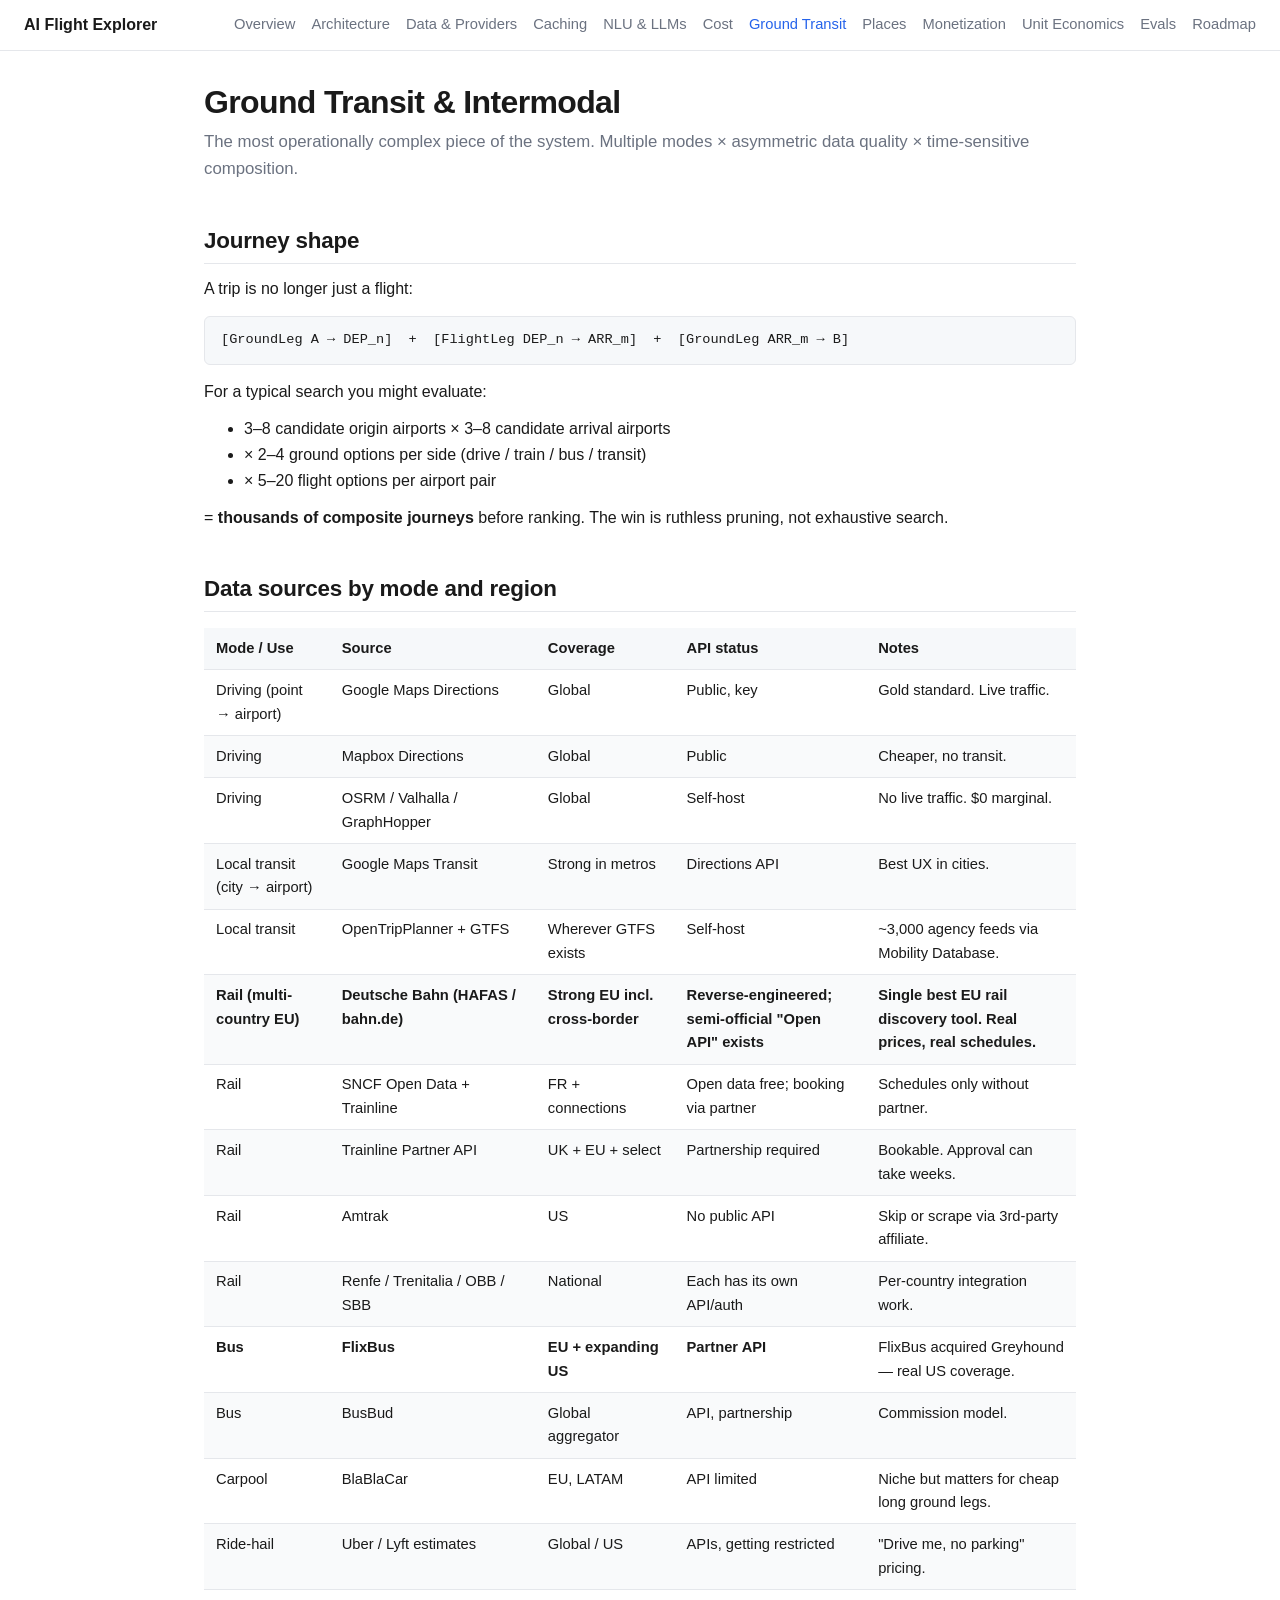
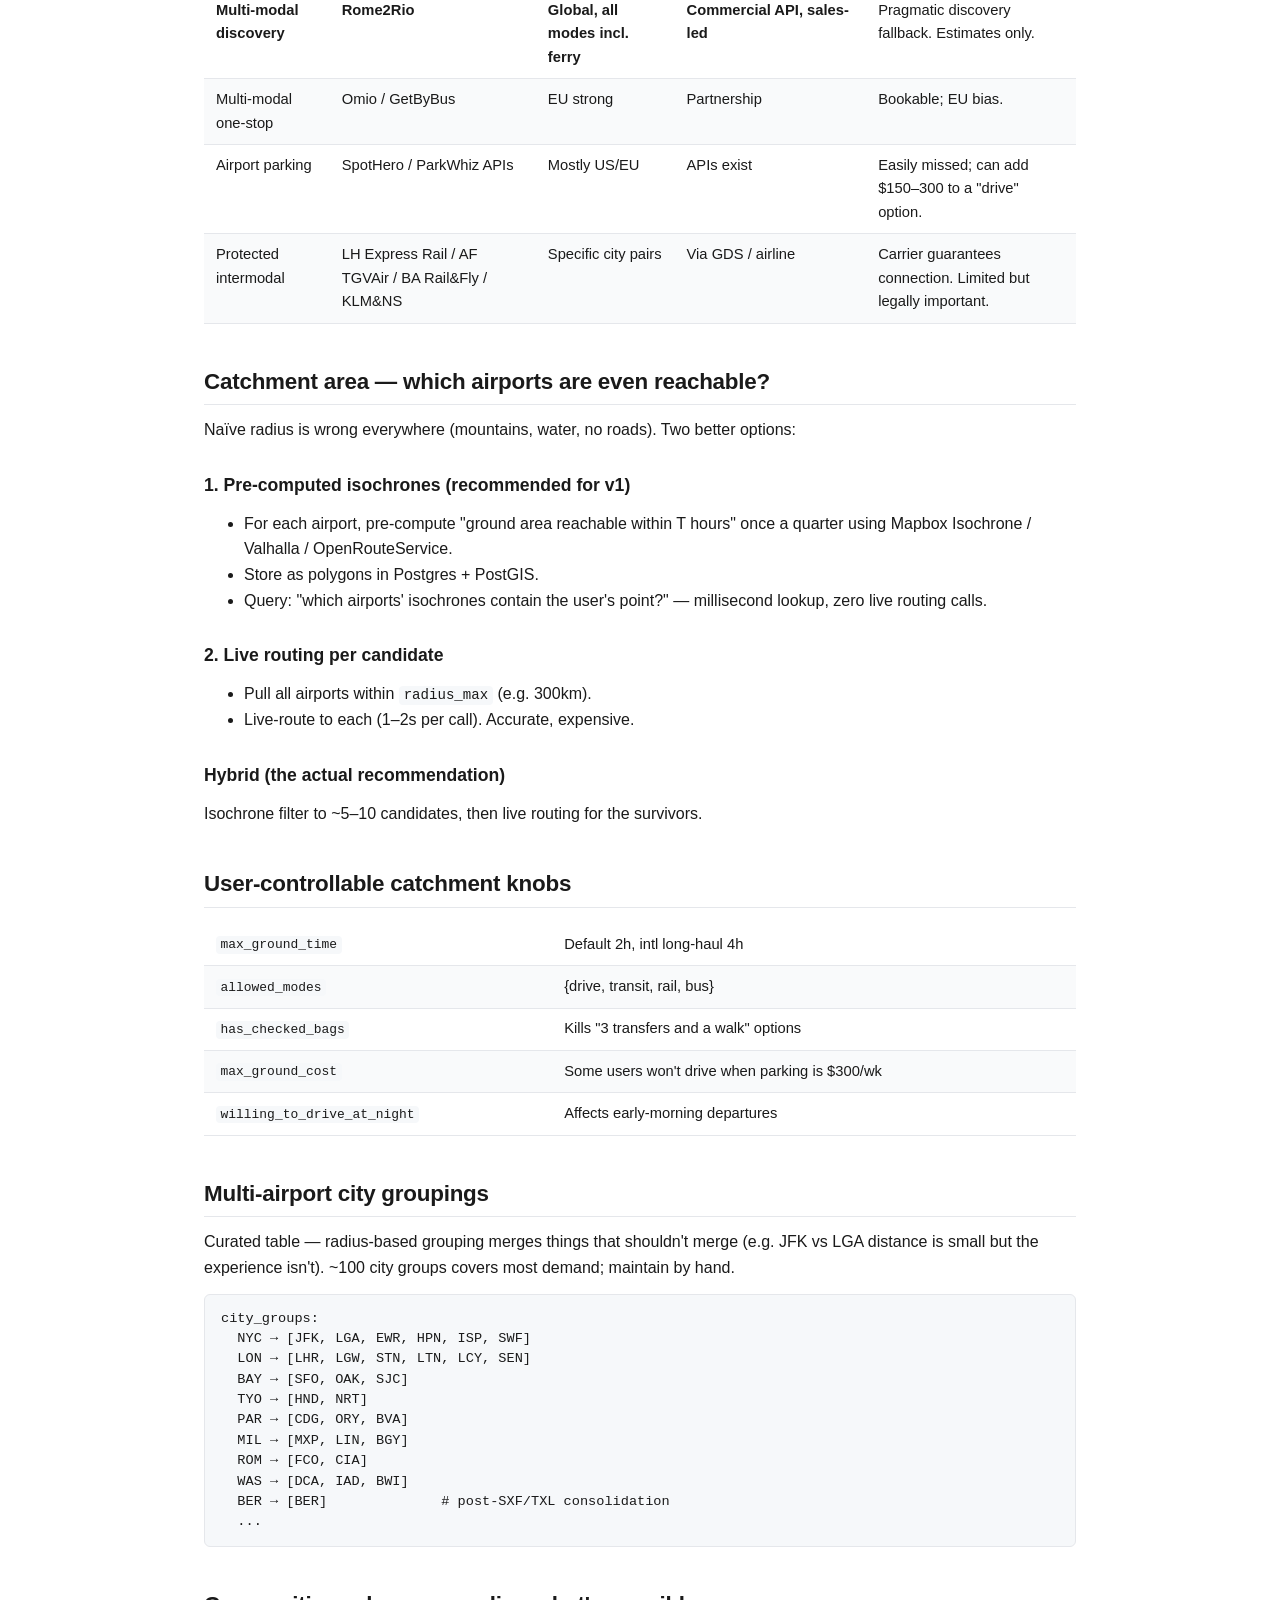
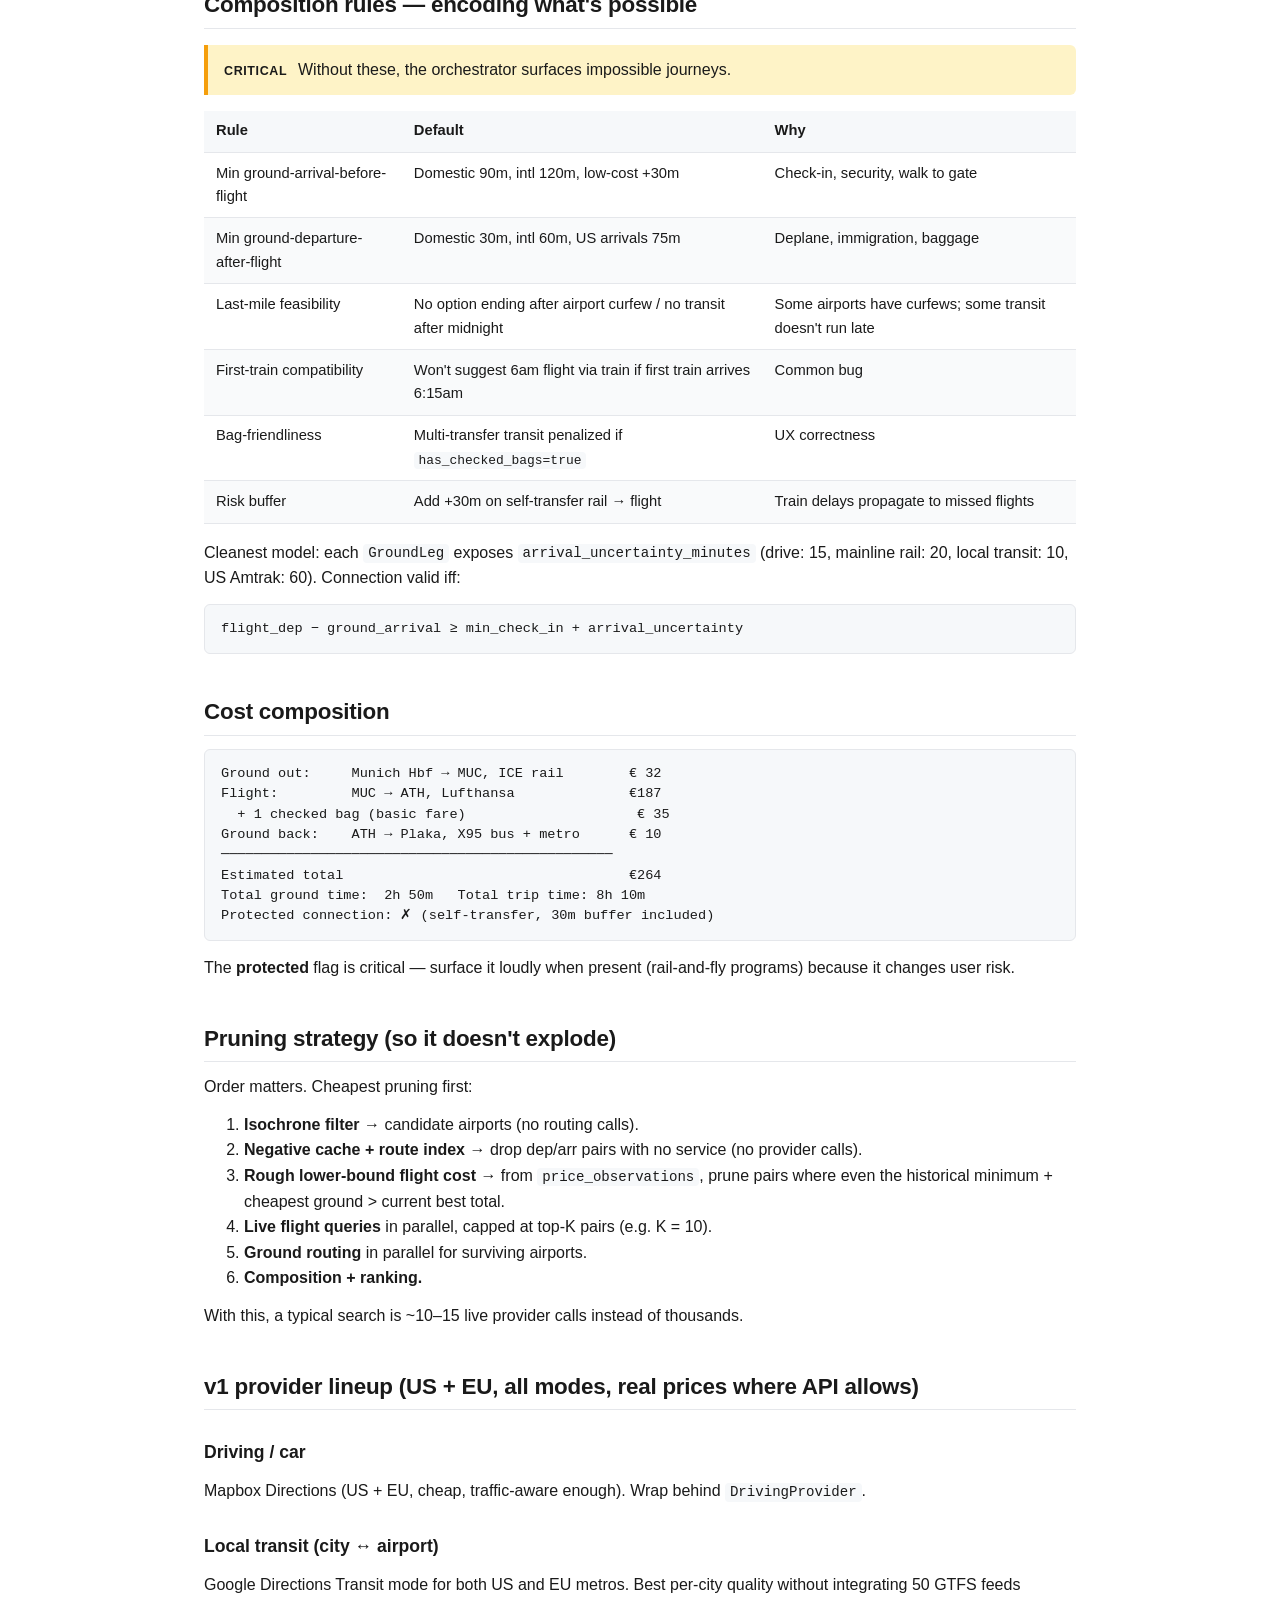
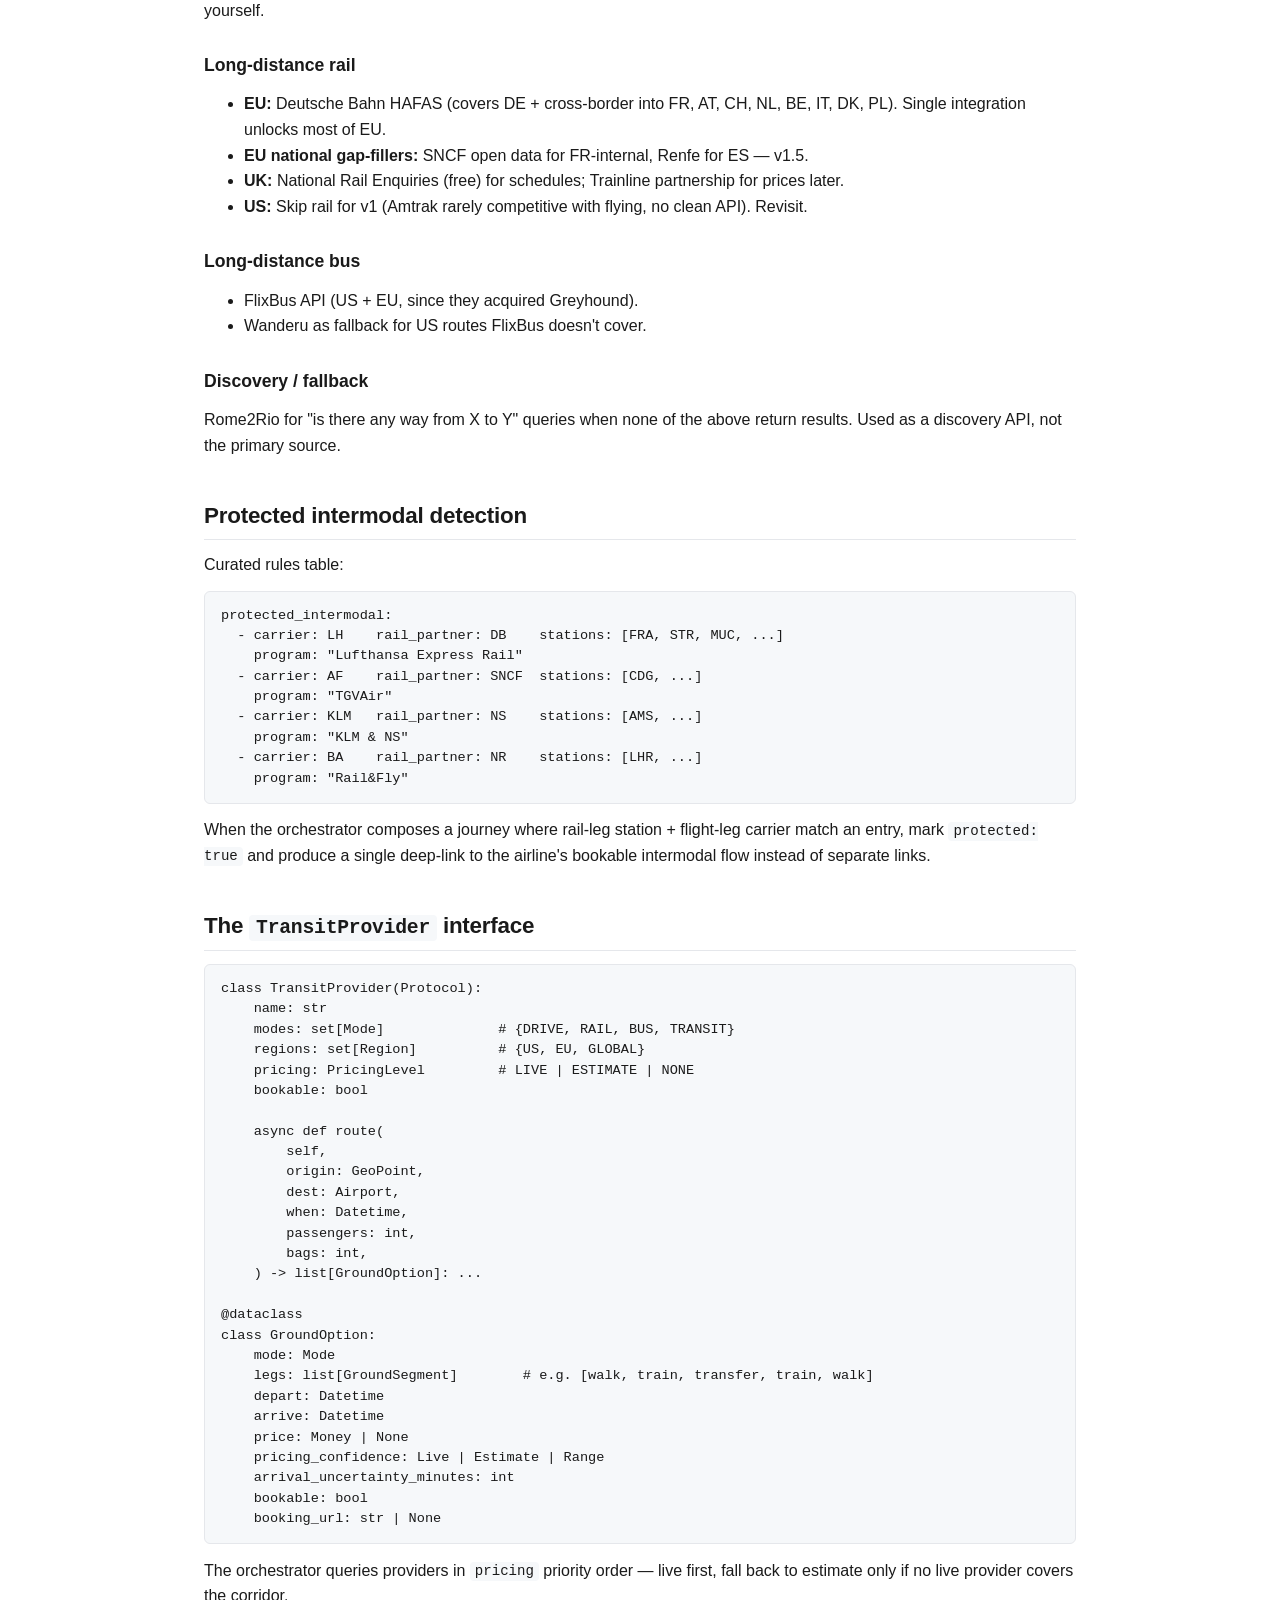
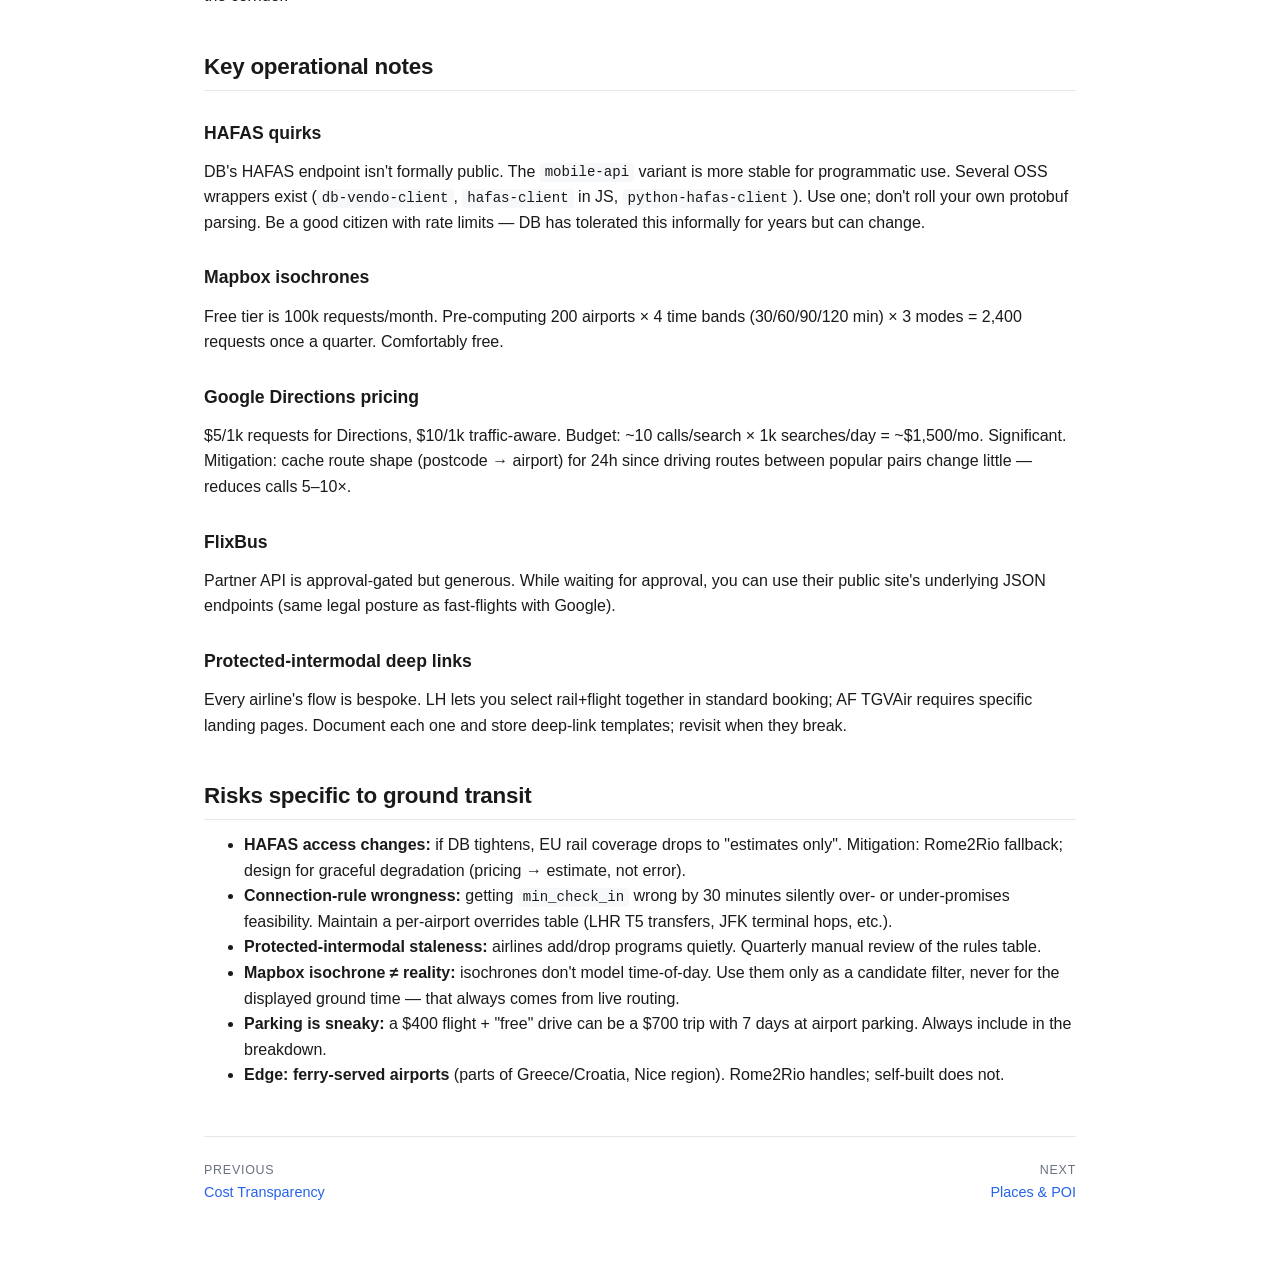
<file: docs/research/ground-transit.html>
<!doctype html>
<html lang="en">
<head>
  <meta charset="utf-8">
  <meta name="viewport" content="width=device-width, initial-scale=1">
  <title>Ground Transit &amp; Intermodal — AI Flight Explorer</title>
  <link rel="stylesheet" href="styles.css">
</head>
<body>
<nav class="top">
  <span class="brand">AI Flight Explorer</span>
  <a href="index.html">Overview</a>
  <a href="architecture.html">Architecture</a>
  <a href="data-and-providers.html">Data &amp; Providers</a>
  <a href="caching-and-indexing.html">Caching</a>
  <a href="nlu-and-llms.html">NLU &amp; LLMs</a>
  <a href="cost-transparency.html">Cost</a>
  <a href="ground-transit.html" class="active">Ground Transit</a>
  <a href="places-and-poi.html">Places</a>
  <a href="monetization-and-reseller.html">Monetization</a>
  <a href="unit-economics.html">Unit Economics</a>
  <a href="evals.html">Evals</a>
  <a href="roadmap.html">Roadmap</a>
</nav>

<main>
  <h1>Ground Transit &amp; Intermodal</h1>
  <p class="subtitle">The most operationally complex piece of the system. Multiple modes &times; asymmetric data quality &times; time-sensitive composition.</p>

  <h2>Journey shape</h2>
  <p>A trip is no longer just a flight:</p>
  <pre><code>[GroundLeg A &rarr; DEP_n]  +  [FlightLeg DEP_n &rarr; ARR_m]  +  [GroundLeg ARR_m &rarr; B]</code></pre>
  <p>For a typical search you might evaluate:</p>
  <ul>
    <li>3&ndash;8 candidate origin airports &times; 3&ndash;8 candidate arrival airports</li>
    <li>&times; 2&ndash;4 ground options per side (drive / train / bus / transit)</li>
    <li>&times; 5&ndash;20 flight options per airport pair</li>
  </ul>
  <p>= <strong>thousands of composite journeys</strong> before ranking. The win is ruthless pruning, not exhaustive search.</p>

  <h2>Data sources by mode and region</h2>
  <table>
    <thead>
      <tr><th>Mode / Use</th><th>Source</th><th>Coverage</th><th>API status</th><th>Notes</th></tr>
    </thead>
    <tbody>
      <tr><td>Driving (point &rarr; airport)</td><td>Google Maps Directions</td><td>Global</td><td>Public, key</td><td>Gold standard. Live traffic.</td></tr>
      <tr><td>Driving</td><td>Mapbox Directions</td><td>Global</td><td>Public</td><td>Cheaper, no transit.</td></tr>
      <tr><td>Driving</td><td>OSRM / Valhalla / GraphHopper</td><td>Global</td><td>Self-host</td><td>No live traffic. $0 marginal.</td></tr>
      <tr><td>Local transit (city &rarr; airport)</td><td>Google Maps Transit</td><td>Strong in metros</td><td>Directions API</td><td>Best UX in cities.</td></tr>
      <tr><td>Local transit</td><td>OpenTripPlanner + GTFS</td><td>Wherever GTFS exists</td><td>Self-host</td><td>~3,000 agency feeds via Mobility Database.</td></tr>
      <tr><td><strong>Rail (multi-country EU)</strong></td><td><strong>Deutsche Bahn (HAFAS / bahn.de)</strong></td><td><strong>Strong EU incl. cross-border</strong></td><td><strong>Reverse-engineered; semi-official "Open API" exists</strong></td><td><strong>Single best EU rail discovery tool. Real prices, real schedules.</strong></td></tr>
      <tr><td>Rail</td><td>SNCF Open Data + Trainline</td><td>FR + connections</td><td>Open data free; booking via partner</td><td>Schedules only without partner.</td></tr>
      <tr><td>Rail</td><td>Trainline Partner API</td><td>UK + EU + select</td><td>Partnership required</td><td>Bookable. Approval can take weeks.</td></tr>
      <tr><td>Rail</td><td>Amtrak</td><td>US</td><td>No public API</td><td>Skip or scrape via 3rd-party affiliate.</td></tr>
      <tr><td>Rail</td><td>Renfe / Trenitalia / OBB / SBB</td><td>National</td><td>Each has its own API/auth</td><td>Per-country integration work.</td></tr>
      <tr><td><strong>Bus</strong></td><td><strong>FlixBus</strong></td><td><strong>EU + expanding US</strong></td><td><strong>Partner API</strong></td><td>FlixBus acquired Greyhound &mdash; real US coverage.</td></tr>
      <tr><td>Bus</td><td>BusBud</td><td>Global aggregator</td><td>API, partnership</td><td>Commission model.</td></tr>
      <tr><td>Carpool</td><td>BlaBlaCar</td><td>EU, LATAM</td><td>API limited</td><td>Niche but matters for cheap long ground legs.</td></tr>
      <tr><td>Ride-hail</td><td>Uber / Lyft estimates</td><td>Global / US</td><td>APIs, getting restricted</td><td>"Drive me, no parking" pricing.</td></tr>
      <tr><td><strong>Multi-modal discovery</strong></td><td><strong>Rome2Rio</strong></td><td><strong>Global, all modes incl. ferry</strong></td><td><strong>Commercial API, sales-led</strong></td><td>Pragmatic discovery fallback. Estimates only.</td></tr>
      <tr><td>Multi-modal one-stop</td><td>Omio / GetByBus</td><td>EU strong</td><td>Partnership</td><td>Bookable; EU bias.</td></tr>
      <tr><td>Airport parking</td><td>SpotHero / ParkWhiz APIs</td><td>Mostly US/EU</td><td>APIs exist</td><td>Easily missed; can add $150&ndash;300 to a "drive" option.</td></tr>
      <tr><td>Protected intermodal</td><td>LH Express Rail / AF TGVAir / BA Rail&amp;Fly / KLM&amp;NS</td><td>Specific city pairs</td><td>Via GDS / airline</td><td>Carrier guarantees connection. Limited but legally important.</td></tr>
    </tbody>
  </table>

  <h2>Catchment area &mdash; which airports are even reachable?</h2>
  <p>Na&iuml;ve radius is wrong everywhere (mountains, water, no roads). Two better options:</p>

  <h3>1. Pre-computed isochrones (recommended for v1)</h3>
  <ul>
    <li>For each airport, pre-compute "ground area reachable within T hours" once a quarter using Mapbox Isochrone / Valhalla / OpenRouteService.</li>
    <li>Store as polygons in Postgres + PostGIS.</li>
    <li>Query: "which airports' isochrones contain the user's point?" &mdash; millisecond lookup, zero live routing calls.</li>
  </ul>

  <h3>2. Live routing per candidate</h3>
  <ul>
    <li>Pull all airports within <code>radius_max</code> (e.g. 300km).</li>
    <li>Live-route to each (1&ndash;2s per call). Accurate, expensive.</li>
  </ul>

  <h3>Hybrid (the actual recommendation)</h3>
  <p>Isochrone filter to ~5&ndash;10 candidates, then live routing for the survivors.</p>

  <h2>User-controllable catchment knobs</h2>
  <table>
    <tbody>
      <tr><td><code>max_ground_time</code></td><td>Default 2h, intl long-haul 4h</td></tr>
      <tr><td><code>allowed_modes</code></td><td>{drive, transit, rail, bus}</td></tr>
      <tr><td><code>has_checked_bags</code></td><td>Kills "3 transfers and a walk" options</td></tr>
      <tr><td><code>max_ground_cost</code></td><td>Some users won't drive when parking is $300/wk</td></tr>
      <tr><td><code>willing_to_drive_at_night</code></td><td>Affects early-morning departures</td></tr>
    </tbody>
  </table>

  <h2>Multi-airport city groupings</h2>
  <p>Curated table &mdash; radius-based grouping merges things that shouldn't merge (e.g. JFK vs LGA distance is small but the experience isn't). ~100 city groups covers most demand; maintain by hand.</p>
  <pre><code>city_groups:
  NYC &rarr; [JFK, LGA, EWR, HPN, ISP, SWF]
  LON &rarr; [LHR, LGW, STN, LTN, LCY, SEN]
  BAY &rarr; [SFO, OAK, SJC]
  TYO &rarr; [HND, NRT]
  PAR &rarr; [CDG, ORY, BVA]
  MIL &rarr; [MXP, LIN, BGY]
  ROM &rarr; [FCO, CIA]
  WAS &rarr; [DCA, IAD, BWI]
  BER &rarr; [BER]              # post-SXF/TXL consolidation
  ...</code></pre>

  <h2>Composition rules &mdash; encoding what's possible</h2>
  <div class="callout warn">
    <span class="label">Critical</span>
    Without these, the orchestrator surfaces impossible journeys.
  </div>
  <table>
    <thead>
      <tr><th>Rule</th><th>Default</th><th>Why</th></tr>
    </thead>
    <tbody>
      <tr><td>Min ground-arrival-before-flight</td><td>Domestic 90m, intl 120m, low-cost +30m</td><td>Check-in, security, walk to gate</td></tr>
      <tr><td>Min ground-departure-after-flight</td><td>Domestic 30m, intl 60m, US arrivals 75m</td><td>Deplane, immigration, baggage</td></tr>
      <tr><td>Last-mile feasibility</td><td>No option ending after airport curfew / no transit after midnight</td><td>Some airports have curfews; some transit doesn't run late</td></tr>
      <tr><td>First-train compatibility</td><td>Won't suggest 6am flight via train if first train arrives 6:15am</td><td>Common bug</td></tr>
      <tr><td>Bag-friendliness</td><td>Multi-transfer transit penalized if <code>has_checked_bags=true</code></td><td>UX correctness</td></tr>
      <tr><td>Risk buffer</td><td>Add +30m on self-transfer rail &rarr; flight</td><td>Train delays propagate to missed flights</td></tr>
    </tbody>
  </table>

  <p>Cleanest model: each <code>GroundLeg</code> exposes <code>arrival_uncertainty_minutes</code> (drive: 15, mainline rail: 20, local transit: 10, US Amtrak: 60). Connection valid iff:</p>
  <pre><code>flight_dep &minus; ground_arrival &ge; min_check_in + arrival_uncertainty</code></pre>

  <h2>Cost composition</h2>
  <pre><code>Ground out:     Munich Hbf &rarr; MUC, ICE rail        &euro; 32
Flight:         MUC &rarr; ATH, Lufthansa              &euro;187
  + 1 checked bag (basic fare)                     &euro; 35
Ground back:    ATH &rarr; Plaka, X95 bus + metro      &euro; 10
&#9472;&#9472;&#9472;&#9472;&#9472;&#9472;&#9472;&#9472;&#9472;&#9472;&#9472;&#9472;&#9472;&#9472;&#9472;&#9472;&#9472;&#9472;&#9472;&#9472;&#9472;&#9472;&#9472;&#9472;&#9472;&#9472;&#9472;&#9472;&#9472;&#9472;&#9472;&#9472;&#9472;&#9472;&#9472;&#9472;&#9472;&#9472;&#9472;&#9472;&#9472;&#9472;&#9472;&#9472;&#9472;&#9472;&#9472;&#9472;
Estimated total                                   &euro;264
Total ground time:  2h 50m   Total trip time: 8h 10m
Protected connection: &#10007; (self-transfer, 30m buffer included)</code></pre>

  <p>The <strong>protected</strong> flag is critical &mdash; surface it loudly when present (rail-and-fly programs) because it changes user risk.</p>

  <h2>Pruning strategy (so it doesn't explode)</h2>
  <p>Order matters. Cheapest pruning first:</p>
  <ol>
    <li><strong>Isochrone filter</strong> &rarr; candidate airports (no routing calls).</li>
    <li><strong>Negative cache + route index</strong> &rarr; drop dep/arr pairs with no service (no provider calls).</li>
    <li><strong>Rough lower-bound flight cost</strong> &rarr; from <code>price_observations</code>, prune pairs where even the historical minimum + cheapest ground &gt; current best total.</li>
    <li><strong>Live flight queries</strong> in parallel, capped at top-K pairs (e.g. K = 10).</li>
    <li><strong>Ground routing</strong> in parallel for surviving airports.</li>
    <li><strong>Composition + ranking.</strong></li>
  </ol>
  <p>With this, a typical search is ~10&ndash;15 live provider calls instead of thousands.</p>

  <h2>v1 provider lineup (US + EU, all modes, real prices where API allows)</h2>
  <h3>Driving / car</h3>
  <p>Mapbox Directions (US + EU, cheap, traffic-aware enough). Wrap behind <code>DrivingProvider</code>.</p>

  <h3>Local transit (city &harr; airport)</h3>
  <p>Google Directions Transit mode for both US and EU metros. Best per-city quality without integrating 50 GTFS feeds yourself.</p>

  <h3>Long-distance rail</h3>
  <ul>
    <li><strong>EU:</strong> Deutsche Bahn HAFAS (covers DE + cross-border into FR, AT, CH, NL, BE, IT, DK, PL). Single integration unlocks most of EU.</li>
    <li><strong>EU national gap-fillers:</strong> SNCF open data for FR-internal, Renfe for ES &mdash; v1.5.</li>
    <li><strong>UK:</strong> National Rail Enquiries (free) for schedules; Trainline partnership for prices later.</li>
    <li><strong>US:</strong> Skip rail for v1 (Amtrak rarely competitive with flying, no clean API). Revisit.</li>
  </ul>

  <h3>Long-distance bus</h3>
  <ul>
    <li>FlixBus API (US + EU, since they acquired Greyhound).</li>
    <li>Wanderu as fallback for US routes FlixBus doesn't cover.</li>
  </ul>

  <h3>Discovery / fallback</h3>
  <p>Rome2Rio for "is there any way from X to Y" queries when none of the above return results. Used as a discovery API, not the primary source.</p>

  <h2>Protected intermodal detection</h2>
  <p>Curated rules table:</p>
  <pre><code>protected_intermodal:
  - carrier: LH    rail_partner: DB    stations: [FRA, STR, MUC, ...]
    program: "Lufthansa Express Rail"
  - carrier: AF    rail_partner: SNCF  stations: [CDG, ...]
    program: "TGVAir"
  - carrier: KLM   rail_partner: NS    stations: [AMS, ...]
    program: "KLM &amp; NS"
  - carrier: BA    rail_partner: NR    stations: [LHR, ...]
    program: "Rail&amp;Fly"</code></pre>
  <p>When the orchestrator composes a journey where rail-leg station + flight-leg carrier match an entry, mark <code>protected: true</code> and produce a single deep-link to the airline's bookable intermodal flow instead of separate links.</p>

  <h2>The <code>TransitProvider</code> interface</h2>
  <pre><code>class TransitProvider(Protocol):
    name: str
    modes: set[Mode]              # {DRIVE, RAIL, BUS, TRANSIT}
    regions: set[Region]          # {US, EU, GLOBAL}
    pricing: PricingLevel         # LIVE | ESTIMATE | NONE
    bookable: bool

    async def route(
        self,
        origin: GeoPoint,
        dest: Airport,
        when: Datetime,
        passengers: int,
        bags: int,
    ) -> list[GroundOption]: ...

@dataclass
class GroundOption:
    mode: Mode
    legs: list[GroundSegment]        # e.g. [walk, train, transfer, train, walk]
    depart: Datetime
    arrive: Datetime
    price: Money | None
    pricing_confidence: Live | Estimate | Range
    arrival_uncertainty_minutes: int
    bookable: bool
    booking_url: str | None</code></pre>

  <p>The orchestrator queries providers in <code>pricing</code> priority order &mdash; live first, fall back to estimate only if no live provider covers the corridor.</p>

  <h2>Key operational notes</h2>
  <h3>HAFAS quirks</h3>
  <p>DB's HAFAS endpoint isn't formally public. The <code>mobile-api</code> variant is more stable for programmatic use. Several OSS wrappers exist (<code>db-vendo-client</code>, <code>hafas-client</code> in JS, <code>python-hafas-client</code>). Use one; don't roll your own protobuf parsing. Be a good citizen with rate limits &mdash; DB has tolerated this informally for years but can change.</p>

  <h3>Mapbox isochrones</h3>
  <p>Free tier is 100k requests/month. Pre-computing 200 airports &times; 4 time bands (30/60/90/120 min) &times; 3 modes = 2,400 requests once a quarter. Comfortably free.</p>

  <h3>Google Directions pricing</h3>
  <p>$5/1k requests for Directions, $10/1k traffic-aware. Budget: ~10 calls/search &times; 1k searches/day = ~$1,500/mo. Significant. Mitigation: cache route shape (postcode &rarr; airport) for 24h since driving routes between popular pairs change little &mdash; reduces calls 5&ndash;10&times;.</p>

  <h3>FlixBus</h3>
  <p>Partner API is approval-gated but generous. While waiting for approval, you can use their public site's underlying JSON endpoints (same legal posture as fast-flights with Google).</p>

  <h3>Protected-intermodal deep links</h3>
  <p>Every airline's flow is bespoke. LH lets you select rail+flight together in standard booking; AF TGVAir requires specific landing pages. Document each one and store deep-link templates; revisit when they break.</p>

  <h2>Risks specific to ground transit</h2>
  <ul>
    <li><strong>HAFAS access changes:</strong> if DB tightens, EU rail coverage drops to "estimates only". Mitigation: Rome2Rio fallback; design for graceful degradation (pricing &rarr; estimate, not error).</li>
    <li><strong>Connection-rule wrongness:</strong> getting <code>min_check_in</code> wrong by 30 minutes silently over- or under-promises feasibility. Maintain a per-airport overrides table (LHR T5 transfers, JFK terminal hops, etc.).</li>
    <li><strong>Protected-intermodal staleness:</strong> airlines add/drop programs quietly. Quarterly manual review of the rules table.</li>
    <li><strong>Mapbox isochrone &ne; reality:</strong> isochrones don't model time-of-day. Use them only as a candidate filter, never for the displayed ground time &mdash; that always comes from live routing.</li>
    <li><strong>Parking is sneaky:</strong> a $400 flight + "free" drive can be a $700 trip with 7 days at airport parking. Always include in the breakdown.</li>
    <li><strong>Edge: ferry-served airports</strong> (parts of Greece/Croatia, Nice region). Rome2Rio handles; self-built does not.</li>
  </ul>

  <div class="pager">
    <a href="cost-transparency.html"><span class="label">Previous</span>Cost Transparency</a>
    <a href="places-and-poi.html" class="next"><span class="label">Next</span>Places &amp; POI</a>
  </div>
</main>
</body>
</html>
</file>
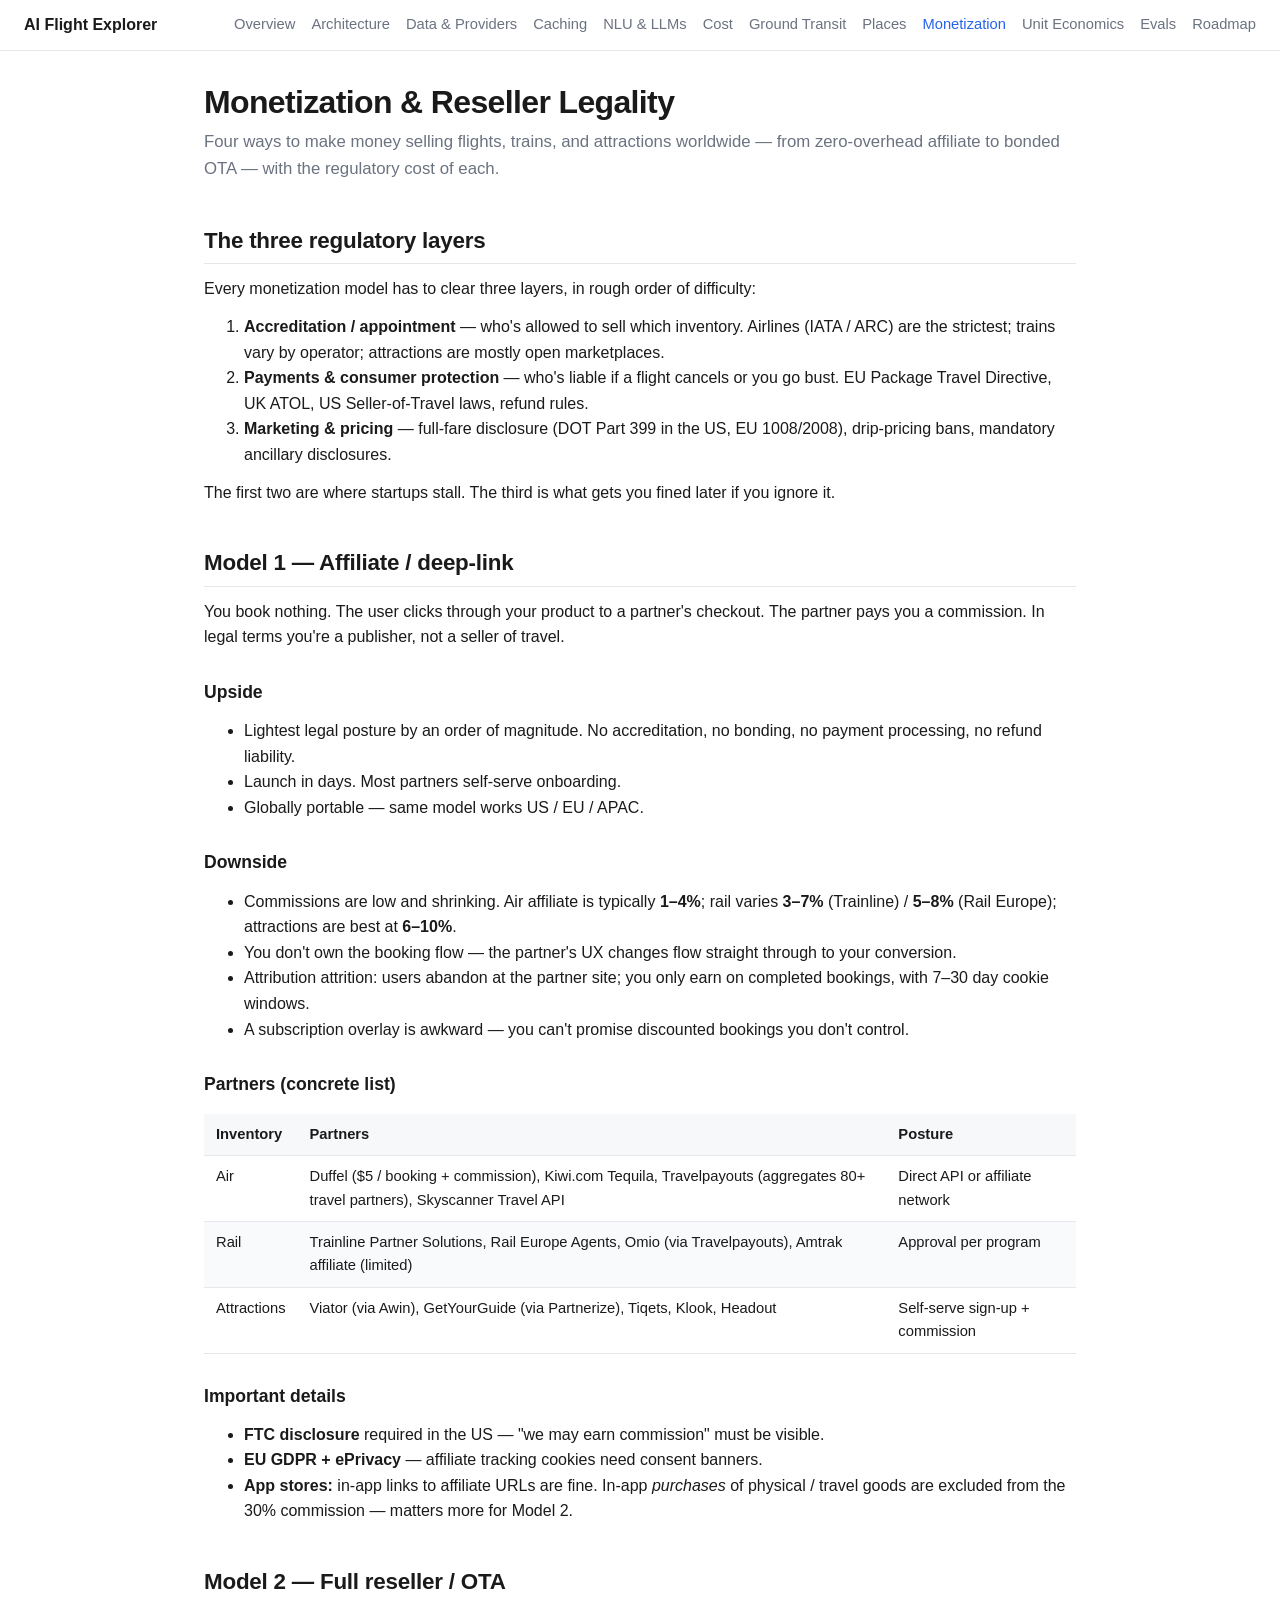
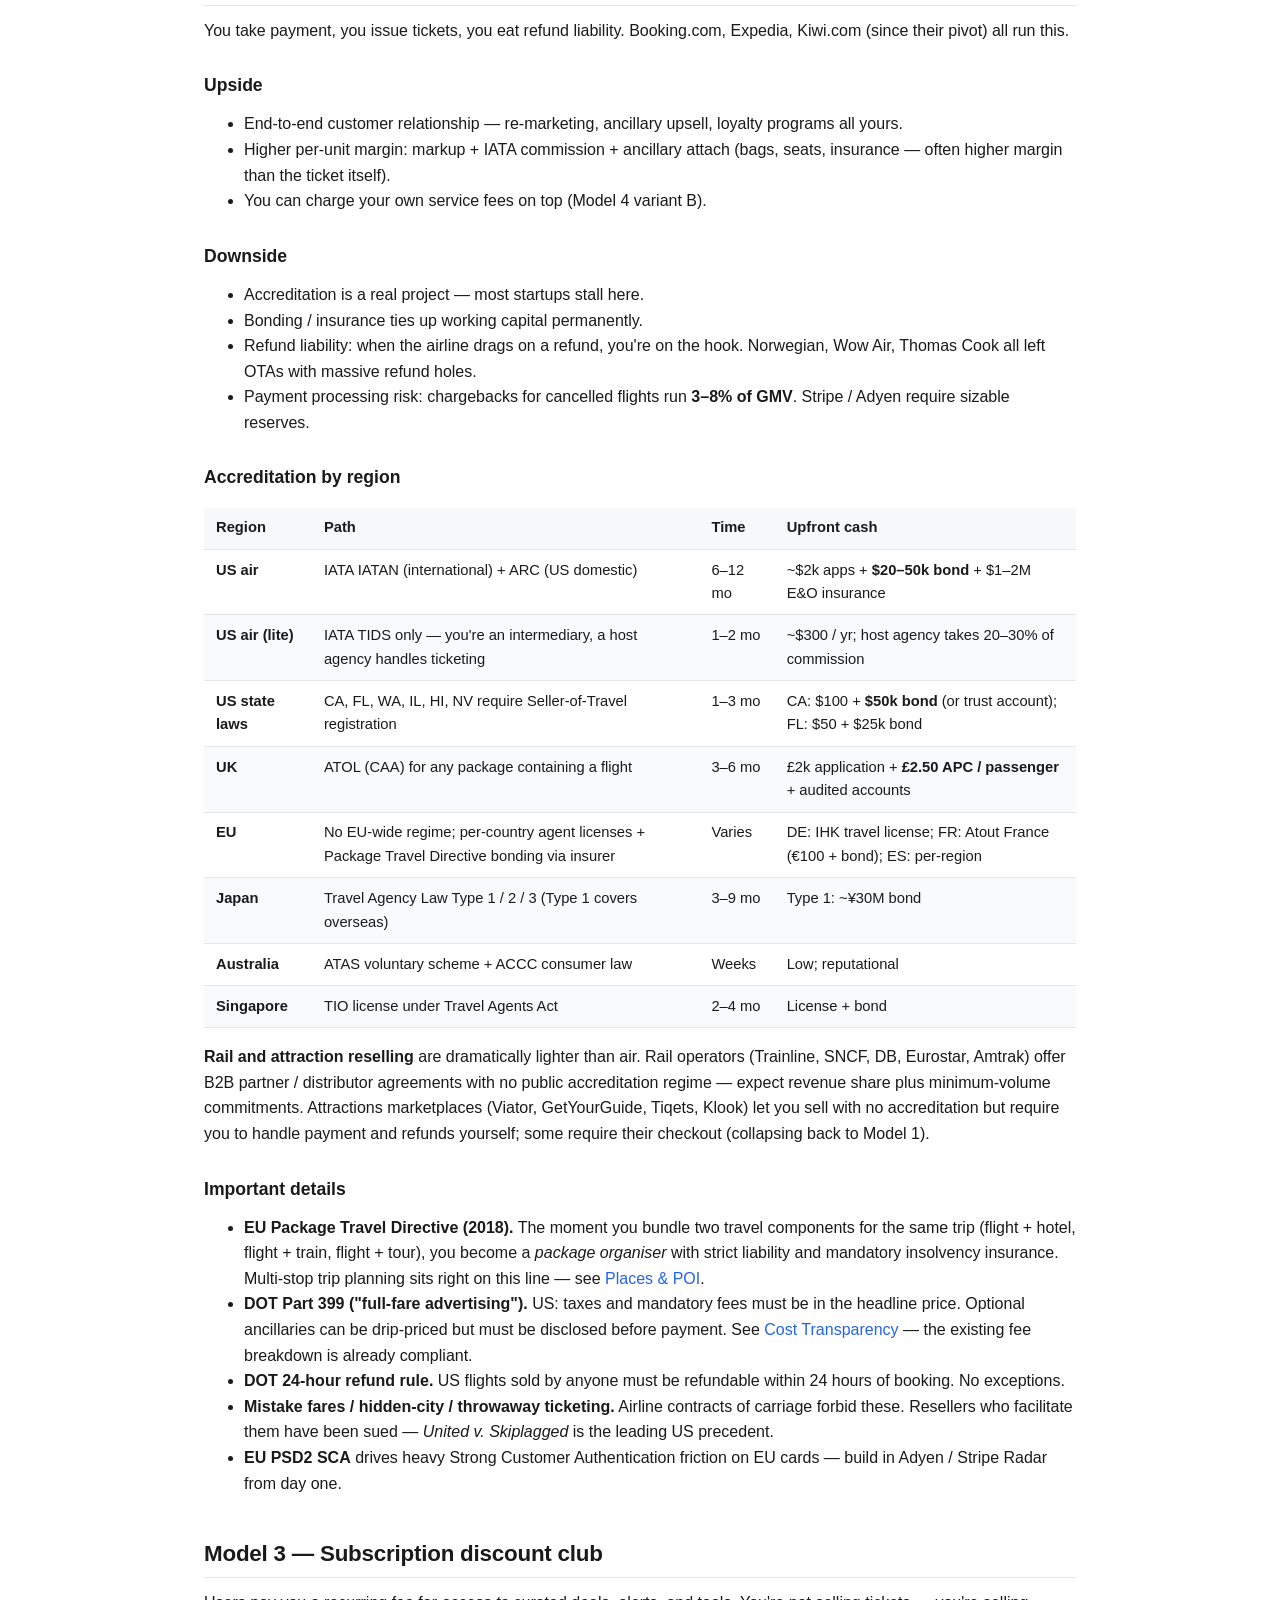
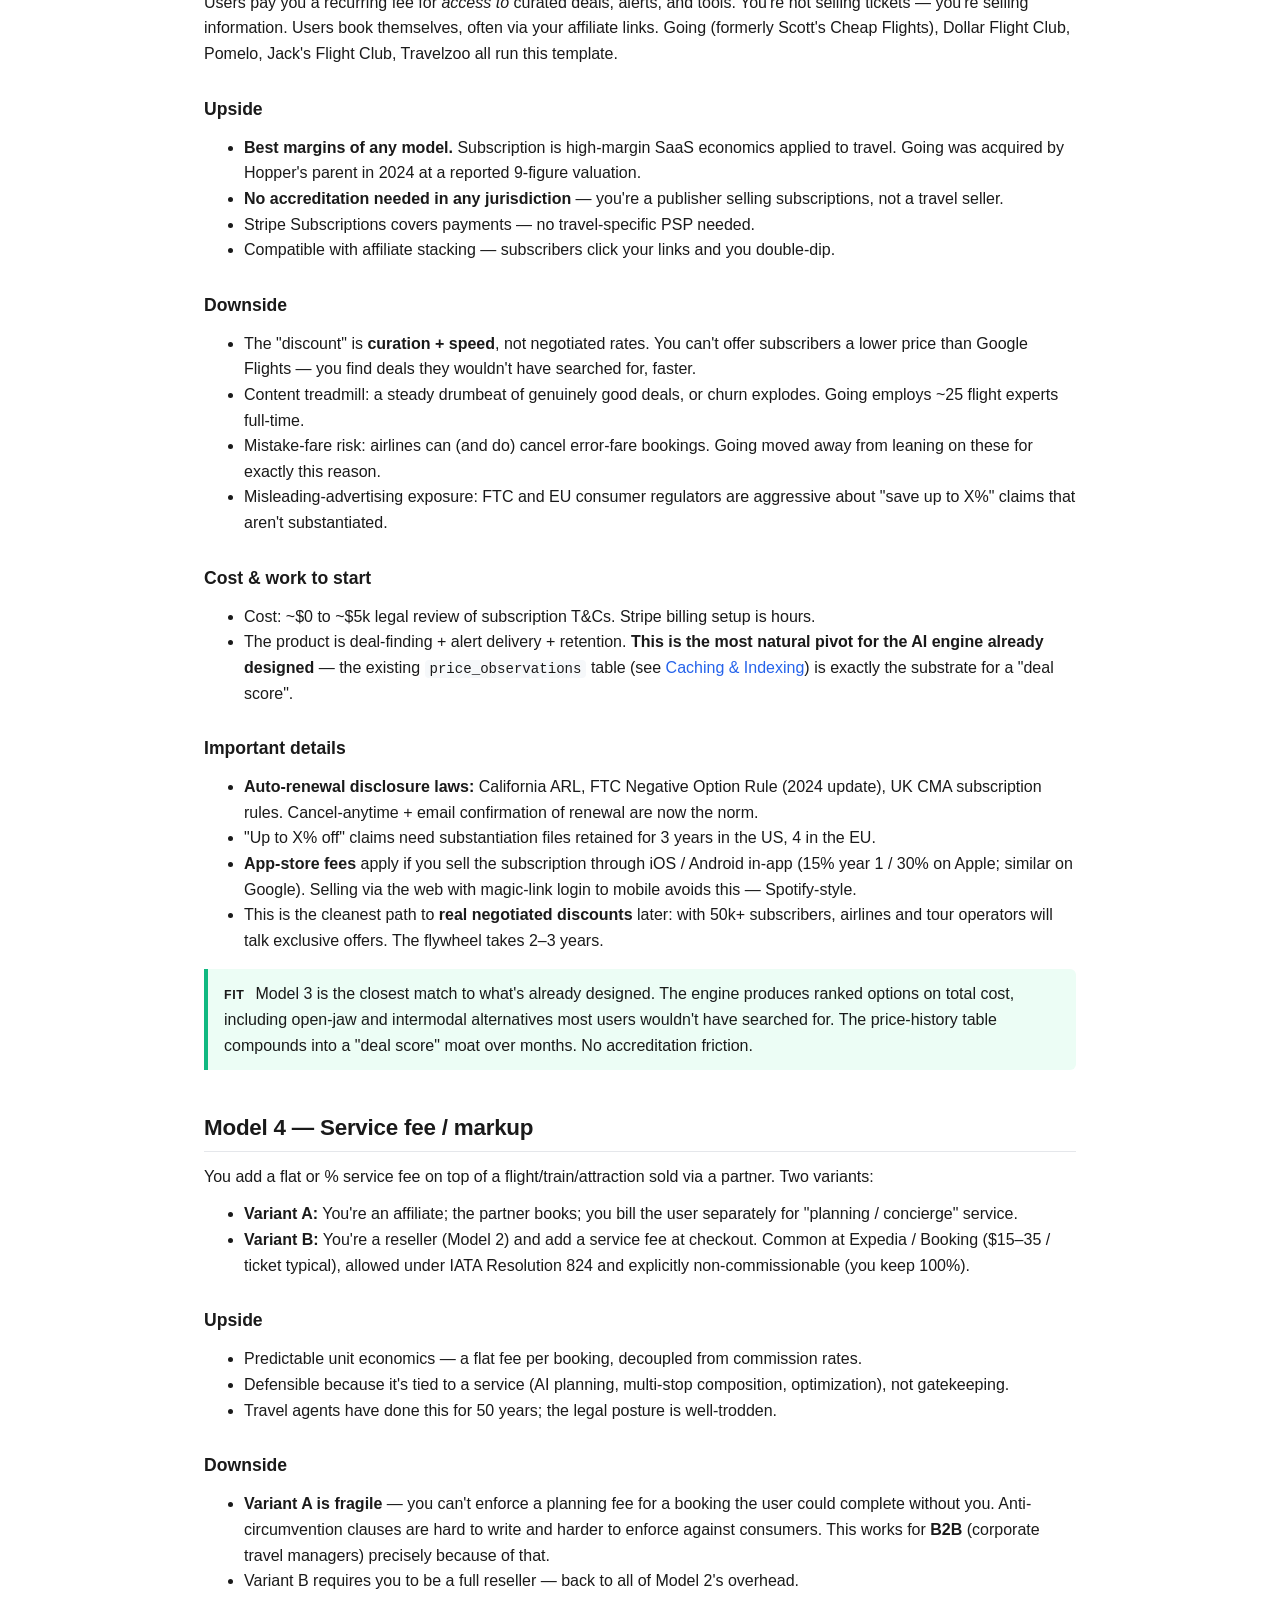
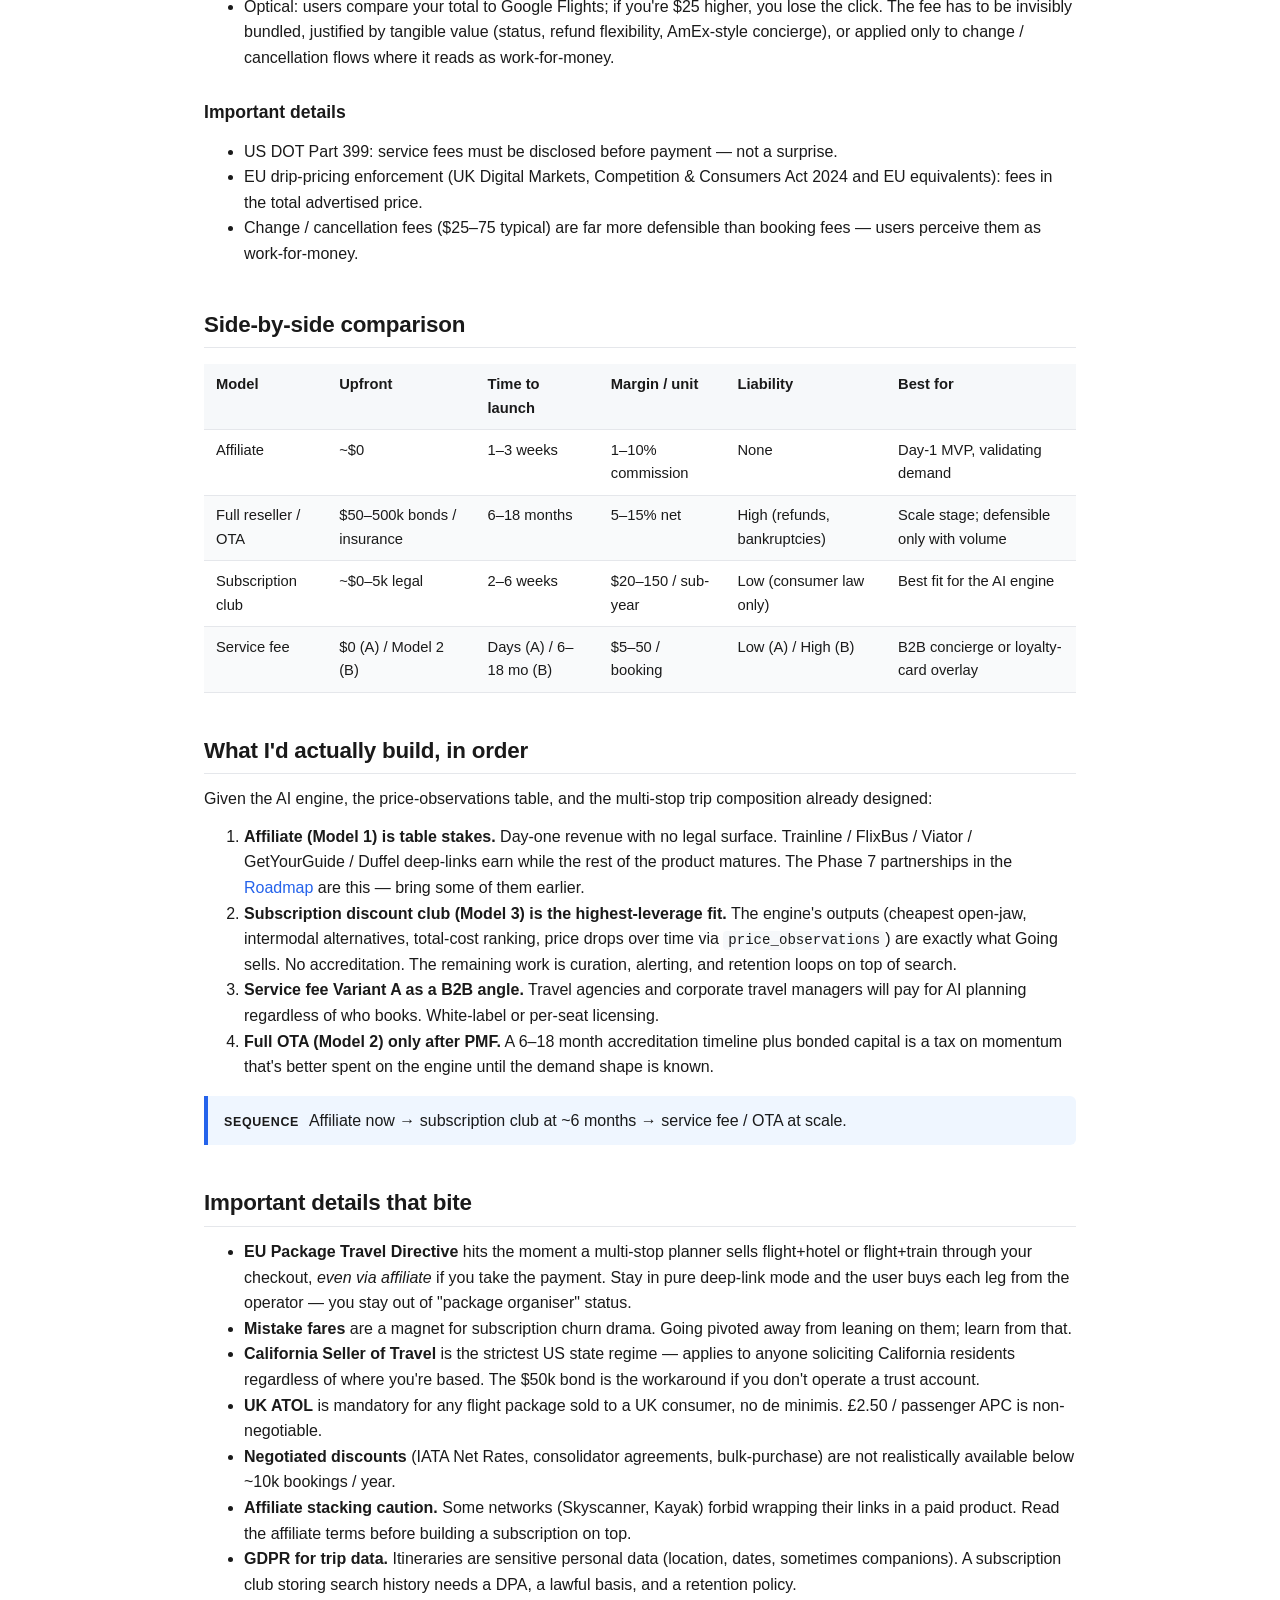
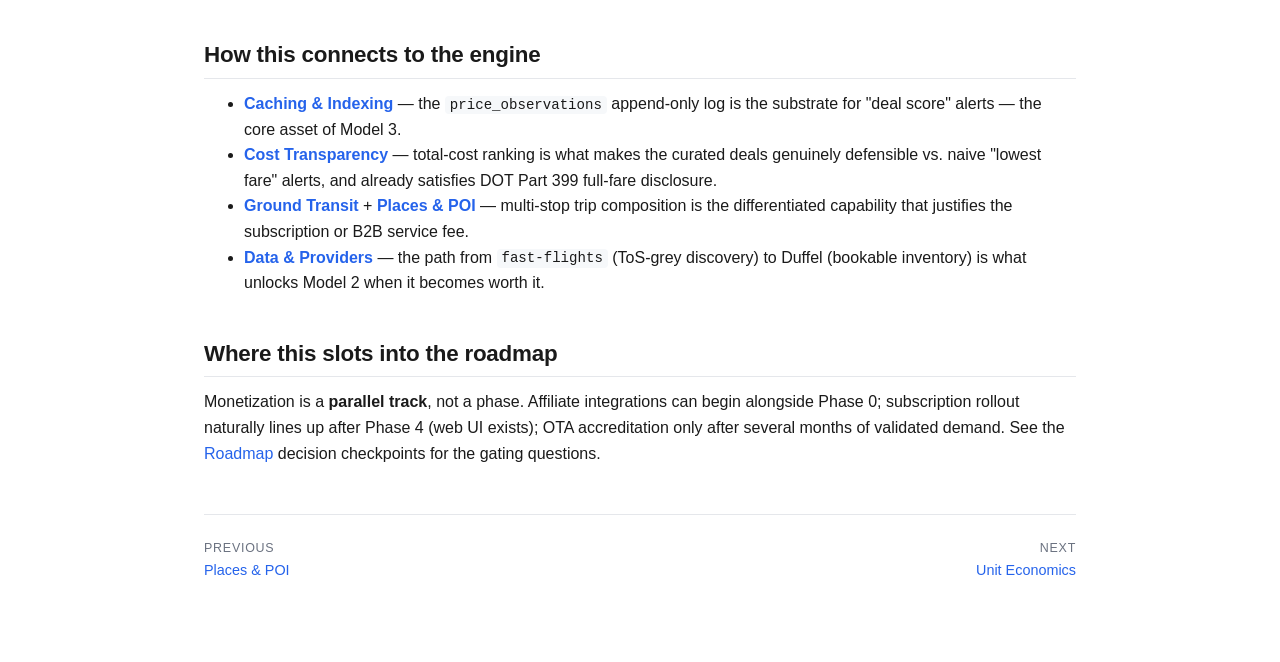
<file: docs/research/monetization-and-reseller.html>
<!doctype html>
<html lang="en">
<head>
  <meta charset="utf-8">
  <meta name="viewport" content="width=device-width, initial-scale=1">
  <title>Monetization &amp; Reseller Legality — AI Flight Explorer</title>
  <link rel="stylesheet" href="styles.css">
</head>
<body>
<nav class="top">
  <span class="brand">AI Flight Explorer</span>
  <a href="index.html">Overview</a>
  <a href="architecture.html">Architecture</a>
  <a href="data-and-providers.html">Data &amp; Providers</a>
  <a href="caching-and-indexing.html">Caching</a>
  <a href="nlu-and-llms.html">NLU &amp; LLMs</a>
  <a href="cost-transparency.html">Cost</a>
  <a href="ground-transit.html">Ground Transit</a>
  <a href="places-and-poi.html">Places</a>
  <a href="monetization-and-reseller.html" class="active">Monetization</a>
  <a href="unit-economics.html">Unit Economics</a>
  <a href="evals.html">Evals</a>
  <a href="roadmap.html">Roadmap</a>
</nav>

<main>
  <h1>Monetization &amp; Reseller Legality</h1>
  <p class="subtitle">Four ways to make money selling flights, trains, and attractions worldwide &mdash; from zero-overhead affiliate to bonded OTA &mdash; with the regulatory cost of each.</p>

  <h2>The three regulatory layers</h2>
  <p>Every monetization model has to clear three layers, in rough order of difficulty:</p>
  <ol>
    <li><strong>Accreditation / appointment</strong> &mdash; who's allowed to sell which inventory. Airlines (IATA / ARC) are the strictest; trains vary by operator; attractions are mostly open marketplaces.</li>
    <li><strong>Payments &amp; consumer protection</strong> &mdash; who's liable if a flight cancels or you go bust. EU Package Travel Directive, UK ATOL, US Seller-of-Travel laws, refund rules.</li>
    <li><strong>Marketing &amp; pricing</strong> &mdash; full-fare disclosure (DOT Part 399 in the US, EU 1008/2008), drip-pricing bans, mandatory ancillary disclosures.</li>
  </ol>
  <p>The first two are where startups stall. The third is what gets you fined later if you ignore it.</p>

  <h2>Model 1 &mdash; Affiliate / deep-link</h2>
  <p>You book nothing. The user clicks through your product to a partner's checkout. The partner pays you a commission. In legal terms you're a publisher, not a seller of travel.</p>

  <h3>Upside</h3>
  <ul>
    <li>Lightest legal posture by an order of magnitude. No accreditation, no bonding, no payment processing, no refund liability.</li>
    <li>Launch in days. Most partners self-serve onboarding.</li>
    <li>Globally portable &mdash; same model works US / EU / APAC.</li>
  </ul>

  <h3>Downside</h3>
  <ul>
    <li>Commissions are low and shrinking. Air affiliate is typically <strong>1&ndash;4%</strong>; rail varies <strong>3&ndash;7%</strong> (Trainline) / <strong>5&ndash;8%</strong> (Rail Europe); attractions are best at <strong>6&ndash;10%</strong>.</li>
    <li>You don't own the booking flow &mdash; the partner's UX changes flow straight through to your conversion.</li>
    <li>Attribution attrition: users abandon at the partner site; you only earn on completed bookings, with 7&ndash;30 day cookie windows.</li>
    <li>A subscription overlay is awkward &mdash; you can't promise discounted bookings you don't control.</li>
  </ul>

  <h3>Partners (concrete list)</h3>
  <table>
    <thead>
      <tr><th>Inventory</th><th>Partners</th><th>Posture</th></tr>
    </thead>
    <tbody>
      <tr><td>Air</td><td>Duffel ($5 / booking + commission), Kiwi.com Tequila, Travelpayouts (aggregates 80+ travel partners), Skyscanner Travel API</td><td>Direct API or affiliate network</td></tr>
      <tr><td>Rail</td><td>Trainline Partner Solutions, Rail Europe Agents, Omio (via Travelpayouts), Amtrak affiliate (limited)</td><td>Approval per program</td></tr>
      <tr><td>Attractions</td><td>Viator (via Awin), GetYourGuide (via Partnerize), Tiqets, Klook, Headout</td><td>Self-serve sign-up + commission</td></tr>
    </tbody>
  </table>

  <h3>Important details</h3>
  <ul>
    <li><strong>FTC disclosure</strong> required in the US &mdash; "we may earn commission" must be visible.</li>
    <li><strong>EU GDPR + ePrivacy</strong> &mdash; affiliate tracking cookies need consent banners.</li>
    <li><strong>App stores:</strong> in-app links to affiliate URLs are fine. In-app <em>purchases</em> of physical / travel goods are excluded from the 30% commission &mdash; matters more for Model 2.</li>
  </ul>

  <h2>Model 2 &mdash; Full reseller / OTA</h2>
  <p>You take payment, you issue tickets, you eat refund liability. Booking.com, Expedia, Kiwi.com (since their pivot) all run this.</p>

  <h3>Upside</h3>
  <ul>
    <li>End-to-end customer relationship &mdash; re-marketing, ancillary upsell, loyalty programs all yours.</li>
    <li>Higher per-unit margin: markup + IATA commission + ancillary attach (bags, seats, insurance &mdash; often higher margin than the ticket itself).</li>
    <li>You can charge your own service fees on top (Model 4 variant B).</li>
  </ul>

  <h3>Downside</h3>
  <ul>
    <li>Accreditation is a real project &mdash; most startups stall here.</li>
    <li>Bonding / insurance ties up working capital permanently.</li>
    <li>Refund liability: when the airline drags on a refund, you're on the hook. Norwegian, Wow Air, Thomas Cook all left OTAs with massive refund holes.</li>
    <li>Payment processing risk: chargebacks for cancelled flights run <strong>3&ndash;8% of GMV</strong>. Stripe / Adyen require sizable reserves.</li>
  </ul>

  <h3>Accreditation by region</h3>
  <table>
    <thead>
      <tr><th>Region</th><th>Path</th><th>Time</th><th>Upfront cash</th></tr>
    </thead>
    <tbody>
      <tr><td><strong>US air</strong></td><td>IATA IATAN (international) + ARC (US domestic)</td><td>6&ndash;12 mo</td><td>~$2k apps + <strong>$20&ndash;50k bond</strong> + $1&ndash;2M E&amp;O insurance</td></tr>
      <tr><td><strong>US air (lite)</strong></td><td>IATA TIDS only &mdash; you're an intermediary, a host agency handles ticketing</td><td>1&ndash;2 mo</td><td>~$300 / yr; host agency takes 20&ndash;30% of commission</td></tr>
      <tr><td><strong>US state laws</strong></td><td>CA, FL, WA, IL, HI, NV require Seller-of-Travel registration</td><td>1&ndash;3 mo</td><td>CA: $100 + <strong>$50k bond</strong> (or trust account); FL: $50 + $25k bond</td></tr>
      <tr><td><strong>UK</strong></td><td>ATOL (CAA) for any package containing a flight</td><td>3&ndash;6 mo</td><td>&pound;2k application + <strong>&pound;2.50 APC / passenger</strong> + audited accounts</td></tr>
      <tr><td><strong>EU</strong></td><td>No EU-wide regime; per-country agent licenses + Package Travel Directive bonding via insurer</td><td>Varies</td><td>DE: IHK travel license; FR: Atout France (&euro;100 + bond); ES: per-region</td></tr>
      <tr><td><strong>Japan</strong></td><td>Travel Agency Law Type 1 / 2 / 3 (Type 1 covers overseas)</td><td>3&ndash;9 mo</td><td>Type 1: ~&yen;30M bond</td></tr>
      <tr><td><strong>Australia</strong></td><td>ATAS voluntary scheme + ACCC consumer law</td><td>Weeks</td><td>Low; reputational</td></tr>
      <tr><td><strong>Singapore</strong></td><td>TIO license under Travel Agents Act</td><td>2&ndash;4 mo</td><td>License + bond</td></tr>
    </tbody>
  </table>

  <p><strong>Rail and attraction reselling</strong> are dramatically lighter than air. Rail operators (Trainline, SNCF, DB, Eurostar, Amtrak) offer B2B partner / distributor agreements with no public accreditation regime &mdash; expect revenue share plus minimum-volume commitments. Attractions marketplaces (Viator, GetYourGuide, Tiqets, Klook) let you sell with no accreditation but require you to handle payment and refunds yourself; some require their checkout (collapsing back to Model 1).</p>

  <h3>Important details</h3>
  <ul>
    <li><strong>EU Package Travel Directive (2018).</strong> The moment you bundle two travel components for the same trip (flight + hotel, flight + train, flight + tour), you become a <em>package organiser</em> with strict liability and mandatory insolvency insurance. Multi-stop trip planning sits right on this line &mdash; see <a href="places-and-poi.html">Places &amp; POI</a>.</li>
    <li><strong>DOT Part 399 ("full-fare advertising").</strong> US: taxes and mandatory fees must be in the headline price. Optional ancillaries can be drip-priced but must be disclosed before payment. See <a href="cost-transparency.html">Cost Transparency</a> &mdash; the existing fee breakdown is already compliant.</li>
    <li><strong>DOT 24-hour refund rule.</strong> US flights sold by anyone must be refundable within 24 hours of booking. No exceptions.</li>
    <li><strong>Mistake fares / hidden-city / throwaway ticketing.</strong> Airline contracts of carriage forbid these. Resellers who facilitate them have been sued &mdash; <em>United v. Skiplagged</em> is the leading US precedent.</li>
    <li><strong>EU PSD2 SCA</strong> drives heavy Strong Customer Authentication friction on EU cards &mdash; build in Adyen / Stripe Radar from day one.</li>
  </ul>

  <h2>Model 3 &mdash; Subscription discount club</h2>
  <p>Users pay you a recurring fee for <em>access to</em> curated deals, alerts, and tools. You're not selling tickets &mdash; you're selling information. Users book themselves, often via your affiliate links. Going (formerly Scott's Cheap Flights), Dollar Flight Club, Pomelo, Jack's Flight Club, Travelzoo all run this template.</p>

  <h3>Upside</h3>
  <ul>
    <li><strong>Best margins of any model.</strong> Subscription is high-margin SaaS economics applied to travel. Going was acquired by Hopper's parent in 2024 at a reported 9-figure valuation.</li>
    <li><strong>No accreditation needed in any jurisdiction</strong> &mdash; you're a publisher selling subscriptions, not a travel seller.</li>
    <li>Stripe Subscriptions covers payments &mdash; no travel-specific PSP needed.</li>
    <li>Compatible with affiliate stacking &mdash; subscribers click your links and you double-dip.</li>
  </ul>

  <h3>Downside</h3>
  <ul>
    <li>The "discount" is <strong>curation + speed</strong>, not negotiated rates. You can't offer subscribers a lower price than Google Flights &mdash; you find deals they wouldn't have searched for, faster.</li>
    <li>Content treadmill: a steady drumbeat of genuinely good deals, or churn explodes. Going employs ~25 flight experts full-time.</li>
    <li>Mistake-fare risk: airlines can (and do) cancel error-fare bookings. Going moved away from leaning on these for exactly this reason.</li>
    <li>Misleading-advertising exposure: FTC and EU consumer regulators are aggressive about "save up to X%" claims that aren't substantiated.</li>
  </ul>

  <h3>Cost &amp; work to start</h3>
  <ul>
    <li>Cost: ~$0 to ~$5k legal review of subscription T&amp;Cs. Stripe billing setup is hours.</li>
    <li>The product is deal-finding + alert delivery + retention. <strong>This is the most natural pivot for the AI engine already designed</strong> &mdash; the existing <code>price_observations</code> table (see <a href="caching-and-indexing.html">Caching &amp; Indexing</a>) is exactly the substrate for a "deal score".</li>
  </ul>

  <h3>Important details</h3>
  <ul>
    <li><strong>Auto-renewal disclosure laws:</strong> California ARL, FTC Negative Option Rule (2024 update), UK CMA subscription rules. Cancel-anytime + email confirmation of renewal are now the norm.</li>
    <li>"Up to X% off" claims need substantiation files retained for 3 years in the US, 4 in the EU.</li>
    <li><strong>App-store fees</strong> apply if you sell the subscription through iOS / Android in-app (15% year 1 / 30% on Apple; similar on Google). Selling via the web with magic-link login to mobile avoids this &mdash; Spotify-style.</li>
    <li>This is the cleanest path to <strong>real negotiated discounts</strong> later: with 50k+ subscribers, airlines and tour operators will talk exclusive offers. The flywheel takes 2&ndash;3 years.</li>
  </ul>

  <div class="callout ok">
    <span class="label">Fit</span>
    Model 3 is the closest match to what's already designed. The engine produces ranked options on total cost, including open-jaw and intermodal alternatives most users wouldn't have searched for. The price-history table compounds into a "deal score" moat over months. No accreditation friction.
  </div>

  <h2>Model 4 &mdash; Service fee / markup</h2>
  <p>You add a flat or % service fee on top of a flight/train/attraction sold via a partner. Two variants:</p>
  <ul>
    <li><strong>Variant A:</strong> You're an affiliate; the partner books; you bill the user separately for "planning / concierge" service.</li>
    <li><strong>Variant B:</strong> You're a reseller (Model 2) and add a service fee at checkout. Common at Expedia / Booking ($15&ndash;35 / ticket typical), allowed under IATA Resolution 824 and explicitly non-commissionable (you keep 100%).</li>
  </ul>

  <h3>Upside</h3>
  <ul>
    <li>Predictable unit economics &mdash; a flat fee per booking, decoupled from commission rates.</li>
    <li>Defensible because it's tied to a service (AI planning, multi-stop composition, optimization), not gatekeeping.</li>
    <li>Travel agents have done this for 50 years; the legal posture is well-trodden.</li>
  </ul>

  <h3>Downside</h3>
  <ul>
    <li><strong>Variant A is fragile</strong> &mdash; you can't enforce a planning fee for a booking the user could complete without you. Anti-circumvention clauses are hard to write and harder to enforce against consumers. This works for <strong>B2B</strong> (corporate travel managers) precisely because of that.</li>
    <li>Variant B requires you to be a full reseller &mdash; back to all of Model 2's overhead.</li>
    <li>Optical: users compare your total to Google Flights; if you're $25 higher, you lose the click. The fee has to be invisibly bundled, justified by tangible value (status, refund flexibility, AmEx-style concierge), or applied only to change / cancellation flows where it reads as work-for-money.</li>
  </ul>

  <h3>Important details</h3>
  <ul>
    <li>US DOT Part 399: service fees must be disclosed before payment &mdash; not a surprise.</li>
    <li>EU drip-pricing enforcement (UK Digital Markets, Competition &amp; Consumers Act 2024 and EU equivalents): fees in the total advertised price.</li>
    <li>Change / cancellation fees ($25&ndash;75 typical) are far more defensible than booking fees &mdash; users perceive them as work-for-money.</li>
  </ul>

  <h2>Side-by-side comparison</h2>
  <table>
    <thead>
      <tr><th>Model</th><th>Upfront</th><th>Time to launch</th><th>Margin / unit</th><th>Liability</th><th>Best for</th></tr>
    </thead>
    <tbody>
      <tr><td>Affiliate</td><td>~$0</td><td>1&ndash;3 weeks</td><td>1&ndash;10% commission</td><td>None</td><td>Day-1 MVP, validating demand</td></tr>
      <tr><td>Full reseller / OTA</td><td>$50&ndash;500k bonds / insurance</td><td>6&ndash;18 months</td><td>5&ndash;15% net</td><td>High (refunds, bankruptcies)</td><td>Scale stage; defensible only with volume</td></tr>
      <tr><td>Subscription club</td><td>~$0&ndash;5k legal</td><td>2&ndash;6 weeks</td><td>$20&ndash;150 / sub-year</td><td>Low (consumer law only)</td><td>Best fit for the AI engine</td></tr>
      <tr><td>Service fee</td><td>$0 (A) / Model 2 (B)</td><td>Days (A) / 6&ndash;18 mo (B)</td><td>$5&ndash;50 / booking</td><td>Low (A) / High (B)</td><td>B2B concierge or loyalty-card overlay</td></tr>
    </tbody>
  </table>

  <h2>What I'd actually build, in order</h2>
  <p>Given the AI engine, the price-observations table, and the multi-stop trip composition already designed:</p>
  <ol>
    <li><strong>Affiliate (Model 1) is table stakes.</strong> Day-one revenue with no legal surface. Trainline / FlixBus / Viator / GetYourGuide / Duffel deep-links earn while the rest of the product matures. The Phase 7 partnerships in the <a href="roadmap.html">Roadmap</a> are this &mdash; bring some of them earlier.</li>
    <li><strong>Subscription discount club (Model 3) is the highest-leverage fit.</strong> The engine's outputs (cheapest open-jaw, intermodal alternatives, total-cost ranking, price drops over time via <code>price_observations</code>) are exactly what Going sells. No accreditation. The remaining work is curation, alerting, and retention loops on top of search.</li>
    <li><strong>Service fee Variant A as a B2B angle.</strong> Travel agencies and corporate travel managers will pay for AI planning regardless of who books. White-label or per-seat licensing.</li>
    <li><strong>Full OTA (Model 2) only after PMF.</strong> A 6&ndash;18 month accreditation timeline plus bonded capital is a tax on momentum that's better spent on the engine until the demand shape is known.</li>
  </ol>

  <div class="callout">
    <span class="label">Sequence</span>
    Affiliate now &rarr; subscription club at ~6 months &rarr; service fee / OTA at scale.
  </div>

  <h2>Important details that bite</h2>
  <ul>
    <li><strong>EU Package Travel Directive</strong> hits the moment a multi-stop planner sells flight+hotel or flight+train through your checkout, <em>even via affiliate</em> if you take the payment. Stay in pure deep-link mode and the user buys each leg from the operator &mdash; you stay out of "package organiser" status.</li>
    <li><strong>Mistake fares</strong> are a magnet for subscription churn drama. Going pivoted away from leaning on them; learn from that.</li>
    <li><strong>California Seller of Travel</strong> is the strictest US state regime &mdash; applies to anyone soliciting California residents regardless of where you're based. The $50k bond is the workaround if you don't operate a trust account.</li>
    <li><strong>UK ATOL</strong> is mandatory for any flight package sold to a UK consumer, no de minimis. &pound;2.50 / passenger APC is non-negotiable.</li>
    <li><strong>Negotiated discounts</strong> (IATA Net Rates, consolidator agreements, bulk-purchase) are not realistically available below ~10k bookings / year.</li>
    <li><strong>Affiliate stacking caution.</strong> Some networks (Skyscanner, Kayak) forbid wrapping their links in a paid product. Read the affiliate terms before building a subscription on top.</li>
    <li><strong>GDPR for trip data.</strong> Itineraries are sensitive personal data (location, dates, sometimes companions). A subscription club storing search history needs a DPA, a lawful basis, and a retention policy.</li>
  </ul>

  <h2>How this connects to the engine</h2>
  <ul>
    <li><a href="caching-and-indexing.html"><strong>Caching &amp; Indexing</strong></a> &mdash; the <code>price_observations</code> append-only log is the substrate for "deal score" alerts &mdash; the core asset of Model 3.</li>
    <li><a href="cost-transparency.html"><strong>Cost Transparency</strong></a> &mdash; total-cost ranking is what makes the curated deals genuinely defensible vs. naive "lowest fare" alerts, and already satisfies DOT Part 399 full-fare disclosure.</li>
    <li><a href="ground-transit.html"><strong>Ground Transit</strong></a> + <a href="places-and-poi.html"><strong>Places &amp; POI</strong></a> &mdash; multi-stop trip composition is the differentiated capability that justifies the subscription or B2B service fee.</li>
    <li><a href="data-and-providers.html"><strong>Data &amp; Providers</strong></a> &mdash; the path from <code>fast-flights</code> (ToS-grey discovery) to Duffel (bookable inventory) is what unlocks Model 2 when it becomes worth it.</li>
  </ul>

  <h2>Where this slots into the roadmap</h2>
  <p>Monetization is a <strong>parallel track</strong>, not a phase. Affiliate integrations can begin alongside Phase 0; subscription rollout naturally lines up after Phase 4 (web UI exists); OTA accreditation only after several months of validated demand. See the <a href="roadmap.html">Roadmap</a> decision checkpoints for the gating questions.</p>

  <div class="pager">
    <a href="places-and-poi.html"><span class="label">Previous</span>Places &amp; POI</a>
    <a href="unit-economics.html" class="next"><span class="label">Next</span>Unit Economics</a>
  </div>
</main>
</body>
</html>
</file>
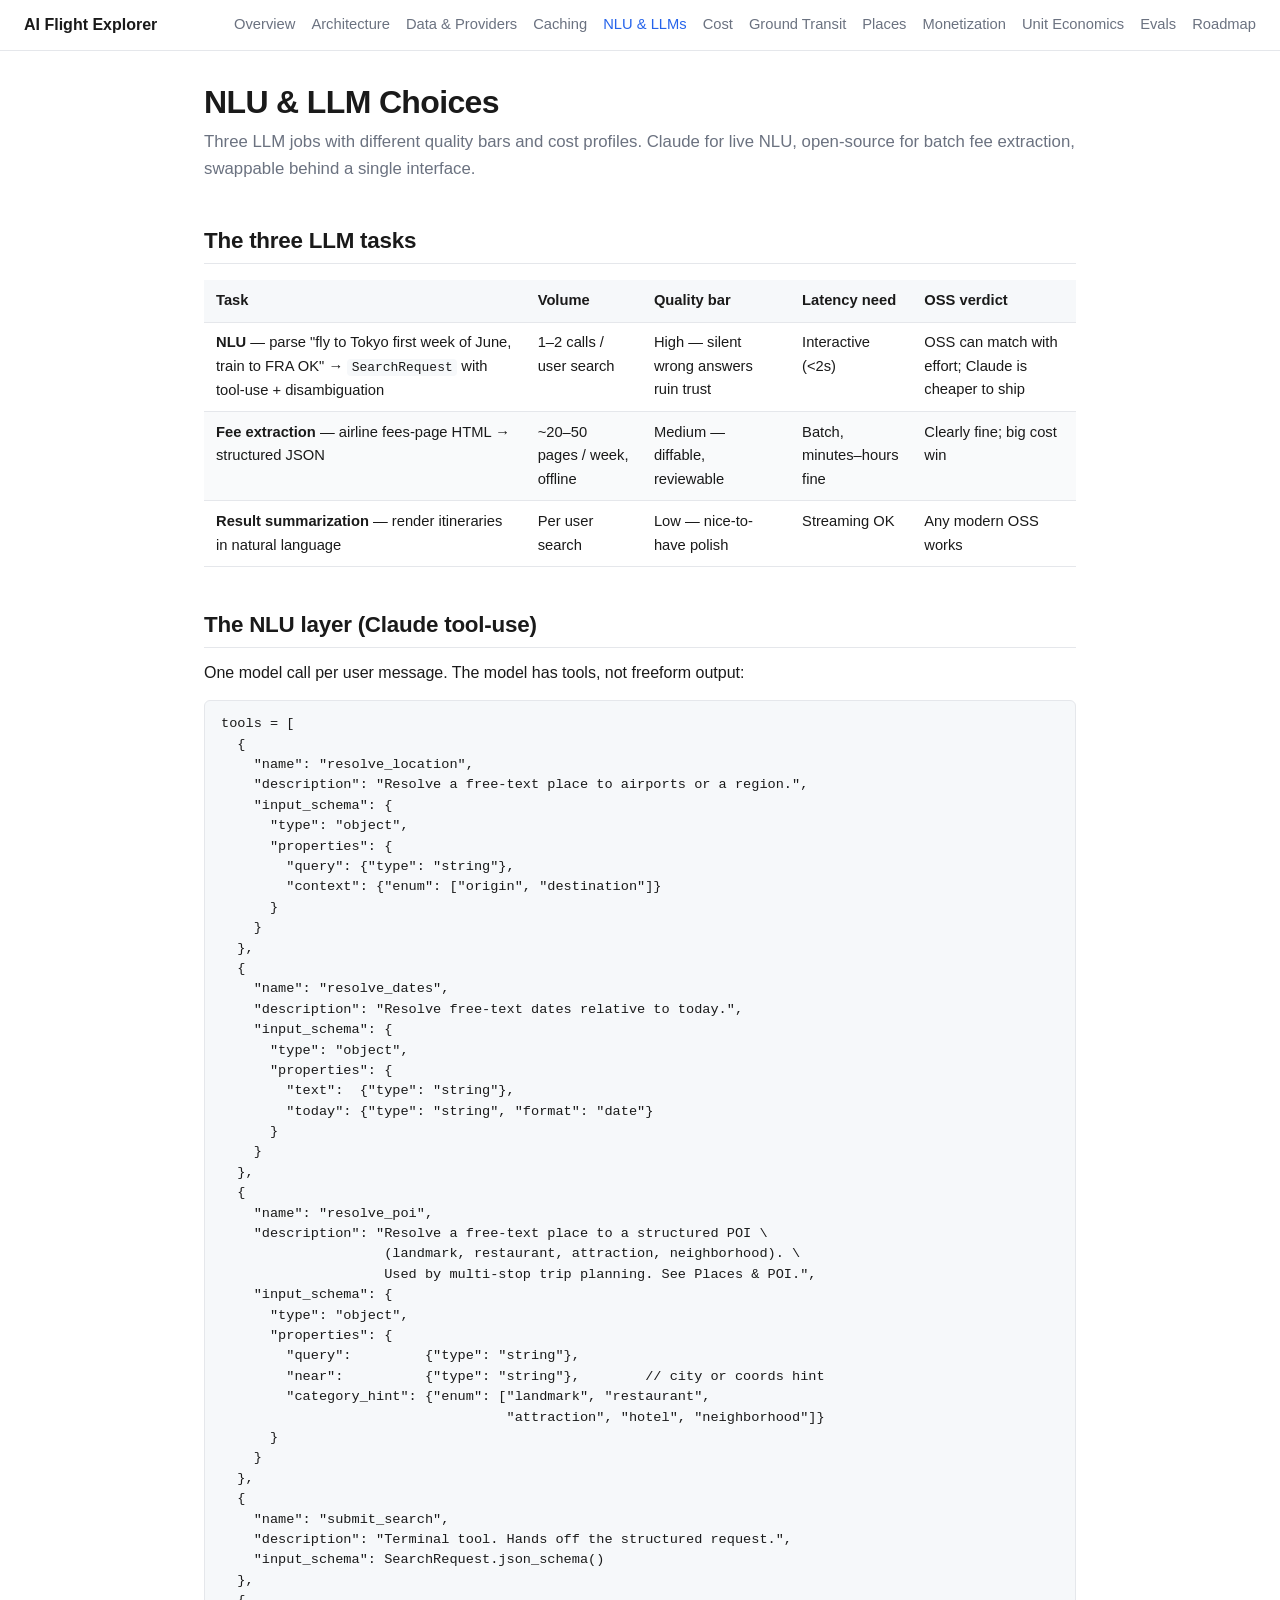
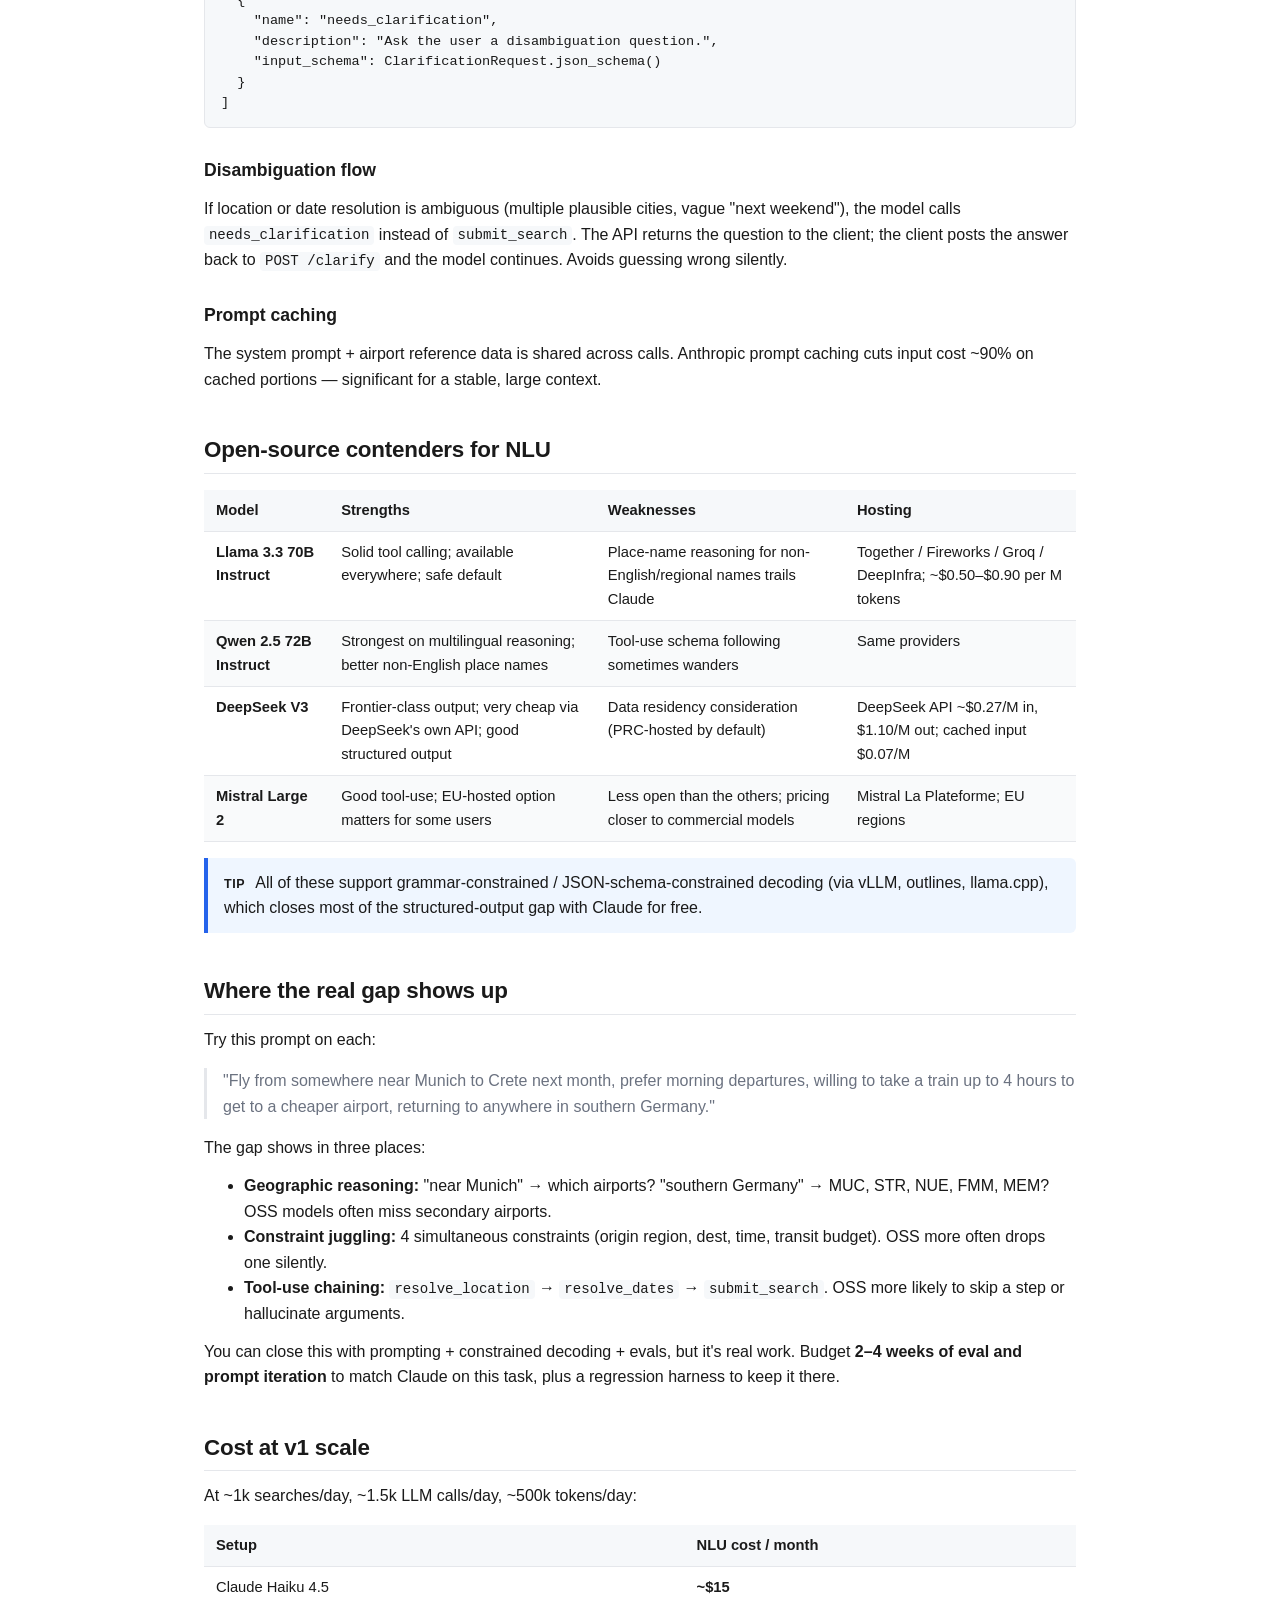
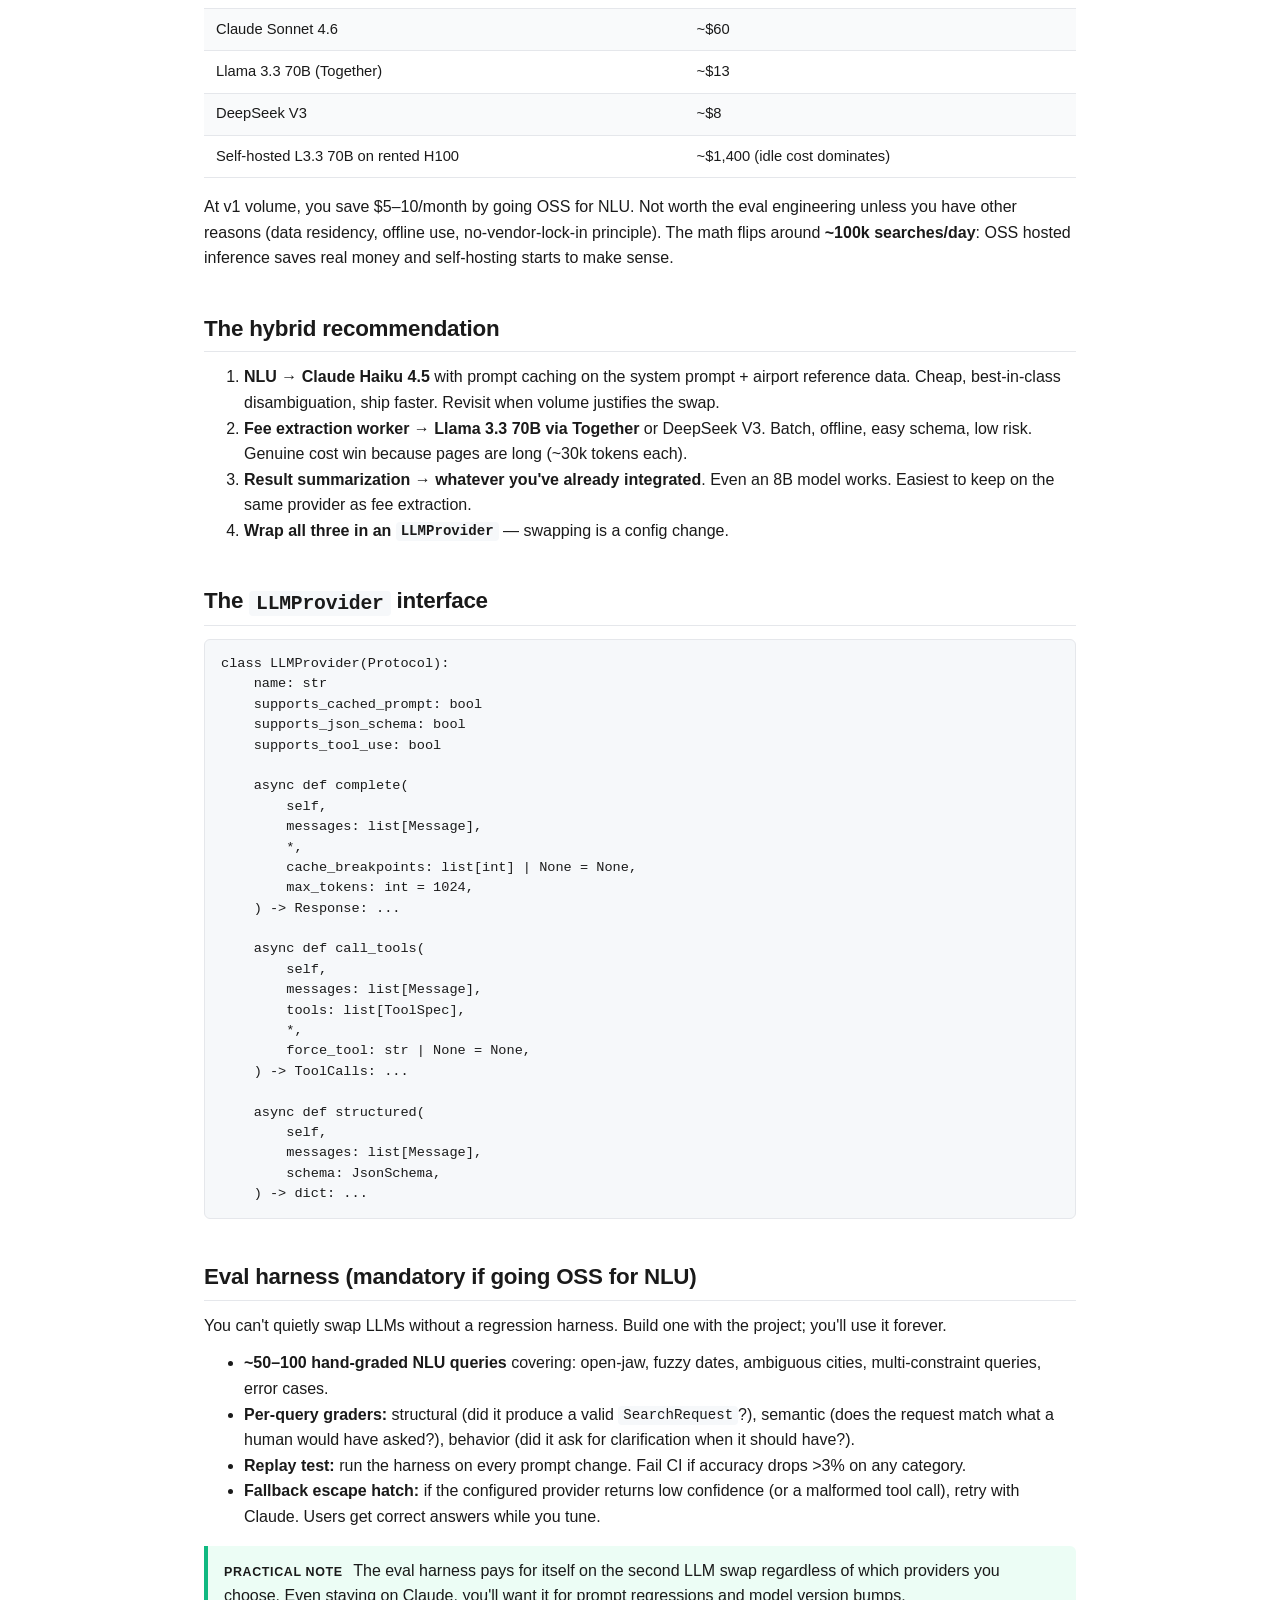
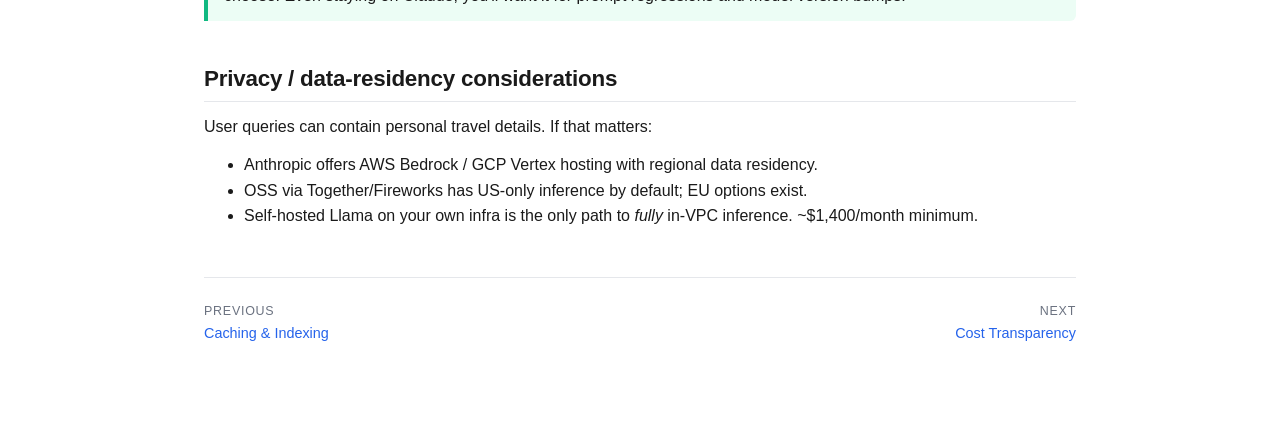
<file: docs/research/nlu-and-llms.html>
<!doctype html>
<html lang="en">
<head>
  <meta charset="utf-8">
  <meta name="viewport" content="width=device-width, initial-scale=1">
  <title>NLU &amp; LLM Choices — AI Flight Explorer</title>
  <link rel="stylesheet" href="styles.css">
</head>
<body>
<nav class="top">
  <span class="brand">AI Flight Explorer</span>
  <a href="index.html">Overview</a>
  <a href="architecture.html">Architecture</a>
  <a href="data-and-providers.html">Data &amp; Providers</a>
  <a href="caching-and-indexing.html">Caching</a>
  <a href="nlu-and-llms.html" class="active">NLU &amp; LLMs</a>
  <a href="cost-transparency.html">Cost</a>
  <a href="ground-transit.html">Ground Transit</a>
  <a href="places-and-poi.html">Places</a>
  <a href="monetization-and-reseller.html">Monetization</a>
  <a href="unit-economics.html">Unit Economics</a>
  <a href="evals.html">Evals</a>
  <a href="roadmap.html">Roadmap</a>
</nav>

<main>
  <h1>NLU &amp; LLM Choices</h1>
  <p class="subtitle">Three LLM jobs with different quality bars and cost profiles. Claude for live NLU, open-source for batch fee extraction, swappable behind a single interface.</p>

  <h2>The three LLM tasks</h2>
  <table>
    <thead>
      <tr><th>Task</th><th>Volume</th><th>Quality bar</th><th>Latency need</th><th>OSS verdict</th></tr>
    </thead>
    <tbody>
      <tr>
        <td><strong>NLU</strong> &mdash; parse "fly to Tokyo first week of June, train to FRA OK" &rarr; <code>SearchRequest</code> with tool-use + disambiguation</td>
        <td>1&ndash;2 calls / user search</td>
        <td>High &mdash; silent wrong answers ruin trust</td>
        <td>Interactive (&lt;2s)</td>
        <td>OSS can match with effort; Claude is cheaper to ship</td>
      </tr>
      <tr>
        <td><strong>Fee extraction</strong> &mdash; airline fees-page HTML &rarr; structured JSON</td>
        <td>~20&ndash;50 pages / week, offline</td>
        <td>Medium &mdash; diffable, reviewable</td>
        <td>Batch, minutes&ndash;hours fine</td>
        <td>Clearly fine; big cost win</td>
      </tr>
      <tr>
        <td><strong>Result summarization</strong> &mdash; render itineraries in natural language</td>
        <td>Per user search</td>
        <td>Low &mdash; nice-to-have polish</td>
        <td>Streaming OK</td>
        <td>Any modern OSS works</td>
      </tr>
    </tbody>
  </table>

  <h2>The NLU layer (Claude tool-use)</h2>
  <p>One model call per user message. The model has tools, not freeform output:</p>
  <pre><code>tools = [
  {
    "name": "resolve_location",
    "description": "Resolve a free-text place to airports or a region.",
    "input_schema": {
      "type": "object",
      "properties": {
        "query": {"type": "string"},
        "context": {"enum": ["origin", "destination"]}
      }
    }
  },
  {
    "name": "resolve_dates",
    "description": "Resolve free-text dates relative to today.",
    "input_schema": {
      "type": "object",
      "properties": {
        "text":  {"type": "string"},
        "today": {"type": "string", "format": "date"}
      }
    }
  },
  {
    "name": "resolve_poi",
    "description": "Resolve a free-text place to a structured POI \
                    (landmark, restaurant, attraction, neighborhood). \
                    Used by multi-stop trip planning. See Places &amp; POI.",
    "input_schema": {
      "type": "object",
      "properties": {
        "query":         {"type": "string"},
        "near":          {"type": "string"},        // city or coords hint
        "category_hint": {"enum": ["landmark", "restaurant",
                                   "attraction", "hotel", "neighborhood"]}
      }
    }
  },
  {
    "name": "submit_search",
    "description": "Terminal tool. Hands off the structured request.",
    "input_schema": SearchRequest.json_schema()
  },
  {
    "name": "needs_clarification",
    "description": "Ask the user a disambiguation question.",
    "input_schema": ClarificationRequest.json_schema()
  }
]</code></pre>

  <h3>Disambiguation flow</h3>
  <p>If location or date resolution is ambiguous (multiple plausible cities, vague "next weekend"), the model calls <code>needs_clarification</code> instead of <code>submit_search</code>. The API returns the question to the client; the client posts the answer back to <code>POST /clarify</code> and the model continues. Avoids guessing wrong silently.</p>

  <h3>Prompt caching</h3>
  <p>The system prompt + airport reference data is shared across calls. Anthropic prompt caching cuts input cost ~90% on cached portions &mdash; significant for a stable, large context.</p>

  <h2>Open-source contenders for NLU</h2>
  <table>
    <thead>
      <tr><th>Model</th><th>Strengths</th><th>Weaknesses</th><th>Hosting</th></tr>
    </thead>
    <tbody>
      <tr>
        <td><strong>Llama 3.3 70B Instruct</strong></td>
        <td>Solid tool calling; available everywhere; safe default</td>
        <td>Place-name reasoning for non-English/regional names trails Claude</td>
        <td>Together / Fireworks / Groq / DeepInfra; ~$0.50&ndash;$0.90 per M tokens</td>
      </tr>
      <tr>
        <td><strong>Qwen 2.5 72B Instruct</strong></td>
        <td>Strongest on multilingual reasoning; better non-English place names</td>
        <td>Tool-use schema following sometimes wanders</td>
        <td>Same providers</td>
      </tr>
      <tr>
        <td><strong>DeepSeek V3</strong></td>
        <td>Frontier-class output; very cheap via DeepSeek's own API; good structured output</td>
        <td>Data residency consideration (PRC-hosted by default)</td>
        <td>DeepSeek API ~$0.27/M in, $1.10/M out; cached input $0.07/M</td>
      </tr>
      <tr>
        <td><strong>Mistral Large 2</strong></td>
        <td>Good tool-use; EU-hosted option matters for some users</td>
        <td>Less open than the others; pricing closer to commercial models</td>
        <td>Mistral La Plateforme; EU regions</td>
      </tr>
    </tbody>
  </table>

  <div class="callout">
    <span class="label">Tip</span>
    All of these support grammar-constrained / JSON-schema-constrained decoding (via vLLM, outlines, llama.cpp), which closes most of the structured-output gap with Claude for free.
  </div>

  <h2>Where the real gap shows up</h2>
  <p>Try this prompt on each:</p>
  <blockquote style="border-left: 3px solid var(--border); margin: 1rem 0; padding-left: 1rem; color: var(--muted);">
    "Fly from somewhere near Munich to Crete next month, prefer morning departures, willing to take a train up to 4 hours to get to a cheaper airport, returning to anywhere in southern Germany."
  </blockquote>
  <p>The gap shows in three places:</p>
  <ul>
    <li><strong>Geographic reasoning:</strong> "near Munich" &rarr; which airports? "southern Germany" &rarr; MUC, STR, NUE, FMM, MEM? OSS models often miss secondary airports.</li>
    <li><strong>Constraint juggling:</strong> 4 simultaneous constraints (origin region, dest, time, transit budget). OSS more often drops one silently.</li>
    <li><strong>Tool-use chaining:</strong> <code>resolve_location</code> &rarr; <code>resolve_dates</code> &rarr; <code>submit_search</code>. OSS more likely to skip a step or hallucinate arguments.</li>
  </ul>
  <p>You can close this with prompting + constrained decoding + evals, but it's real work. Budget <strong>2&ndash;4 weeks of eval and prompt iteration</strong> to match Claude on this task, plus a regression harness to keep it there.</p>

  <h2>Cost at v1 scale</h2>
  <p>At ~1k searches/day, ~1.5k LLM calls/day, ~500k tokens/day:</p>
  <table>
    <thead>
      <tr><th>Setup</th><th>NLU cost / month</th></tr>
    </thead>
    <tbody>
      <tr><td>Claude Haiku 4.5</td><td><strong>~$15</strong></td></tr>
      <tr><td>Claude Sonnet 4.6</td><td>~$60</td></tr>
      <tr><td>Llama 3.3 70B (Together)</td><td>~$13</td></tr>
      <tr><td>DeepSeek V3</td><td>~$8</td></tr>
      <tr><td>Self-hosted L3.3 70B on rented H100</td><td>~$1,400 (idle cost dominates)</td></tr>
    </tbody>
  </table>
  <p>At v1 volume, you save $5&ndash;10/month by going OSS for NLU. Not worth the eval engineering unless you have other reasons (data residency, offline use, no-vendor-lock-in principle). The math flips around <strong>~100k searches/day</strong>: OSS hosted inference saves real money and self-hosting starts to make sense.</p>

  <h2>The hybrid recommendation</h2>
  <ol>
    <li><strong>NLU &rarr; Claude Haiku 4.5</strong> with prompt caching on the system prompt + airport reference data. Cheap, best-in-class disambiguation, ship faster. Revisit when volume justifies the swap.</li>
    <li><strong>Fee extraction worker &rarr; Llama 3.3 70B via Together</strong> or DeepSeek V3. Batch, offline, easy schema, low risk. Genuine cost win because pages are long (~30k tokens each).</li>
    <li><strong>Result summarization &rarr; whatever you've already integrated</strong>. Even an 8B model works. Easiest to keep on the same provider as fee extraction.</li>
    <li><strong>Wrap all three in an <code>LLMProvider</code></strong> &mdash; swapping is a config change.</li>
  </ol>

  <h2>The <code>LLMProvider</code> interface</h2>
  <pre><code>class LLMProvider(Protocol):
    name: str
    supports_cached_prompt: bool
    supports_json_schema: bool
    supports_tool_use: bool

    async def complete(
        self,
        messages: list[Message],
        *,
        cache_breakpoints: list[int] | None = None,
        max_tokens: int = 1024,
    ) -> Response: ...

    async def call_tools(
        self,
        messages: list[Message],
        tools: list[ToolSpec],
        *,
        force_tool: str | None = None,
    ) -> ToolCalls: ...

    async def structured(
        self,
        messages: list[Message],
        schema: JsonSchema,
    ) -> dict: ...</code></pre>

  <h2>Eval harness (mandatory if going OSS for NLU)</h2>
  <p>You can't quietly swap LLMs without a regression harness. Build one with the project; you'll use it forever.</p>
  <ul>
    <li><strong>~50&ndash;100 hand-graded NLU queries</strong> covering: open-jaw, fuzzy dates, ambiguous cities, multi-constraint queries, error cases.</li>
    <li><strong>Per-query graders:</strong> structural (did it produce a valid <code>SearchRequest</code>?), semantic (does the request match what a human would have asked?), behavior (did it ask for clarification when it should have?).</li>
    <li><strong>Replay test:</strong> run the harness on every prompt change. Fail CI if accuracy drops &gt;3% on any category.</li>
    <li><strong>Fallback escape hatch:</strong> if the configured provider returns low confidence (or a malformed tool call), retry with Claude. Users get correct answers while you tune.</li>
  </ul>

  <div class="callout ok">
    <span class="label">Practical note</span>
    The eval harness pays for itself on the second LLM swap regardless of which providers you choose. Even staying on Claude, you'll want it for prompt regressions and model version bumps.
  </div>

  <h2>Privacy / data-residency considerations</h2>
  <p>User queries can contain personal travel details. If that matters:</p>
  <ul>
    <li>Anthropic offers AWS Bedrock / GCP Vertex hosting with regional data residency.</li>
    <li>OSS via Together/Fireworks has US-only inference by default; EU options exist.</li>
    <li>Self-hosted Llama on your own infra is the only path to <em>fully</em> in-VPC inference. ~$1,400/month minimum.</li>
  </ul>

  <div class="pager">
    <a href="caching-and-indexing.html"><span class="label">Previous</span>Caching &amp; Indexing</a>
    <a href="cost-transparency.html" class="next"><span class="label">Next</span>Cost Transparency</a>
  </div>
</main>
</body>
</html>
</file>
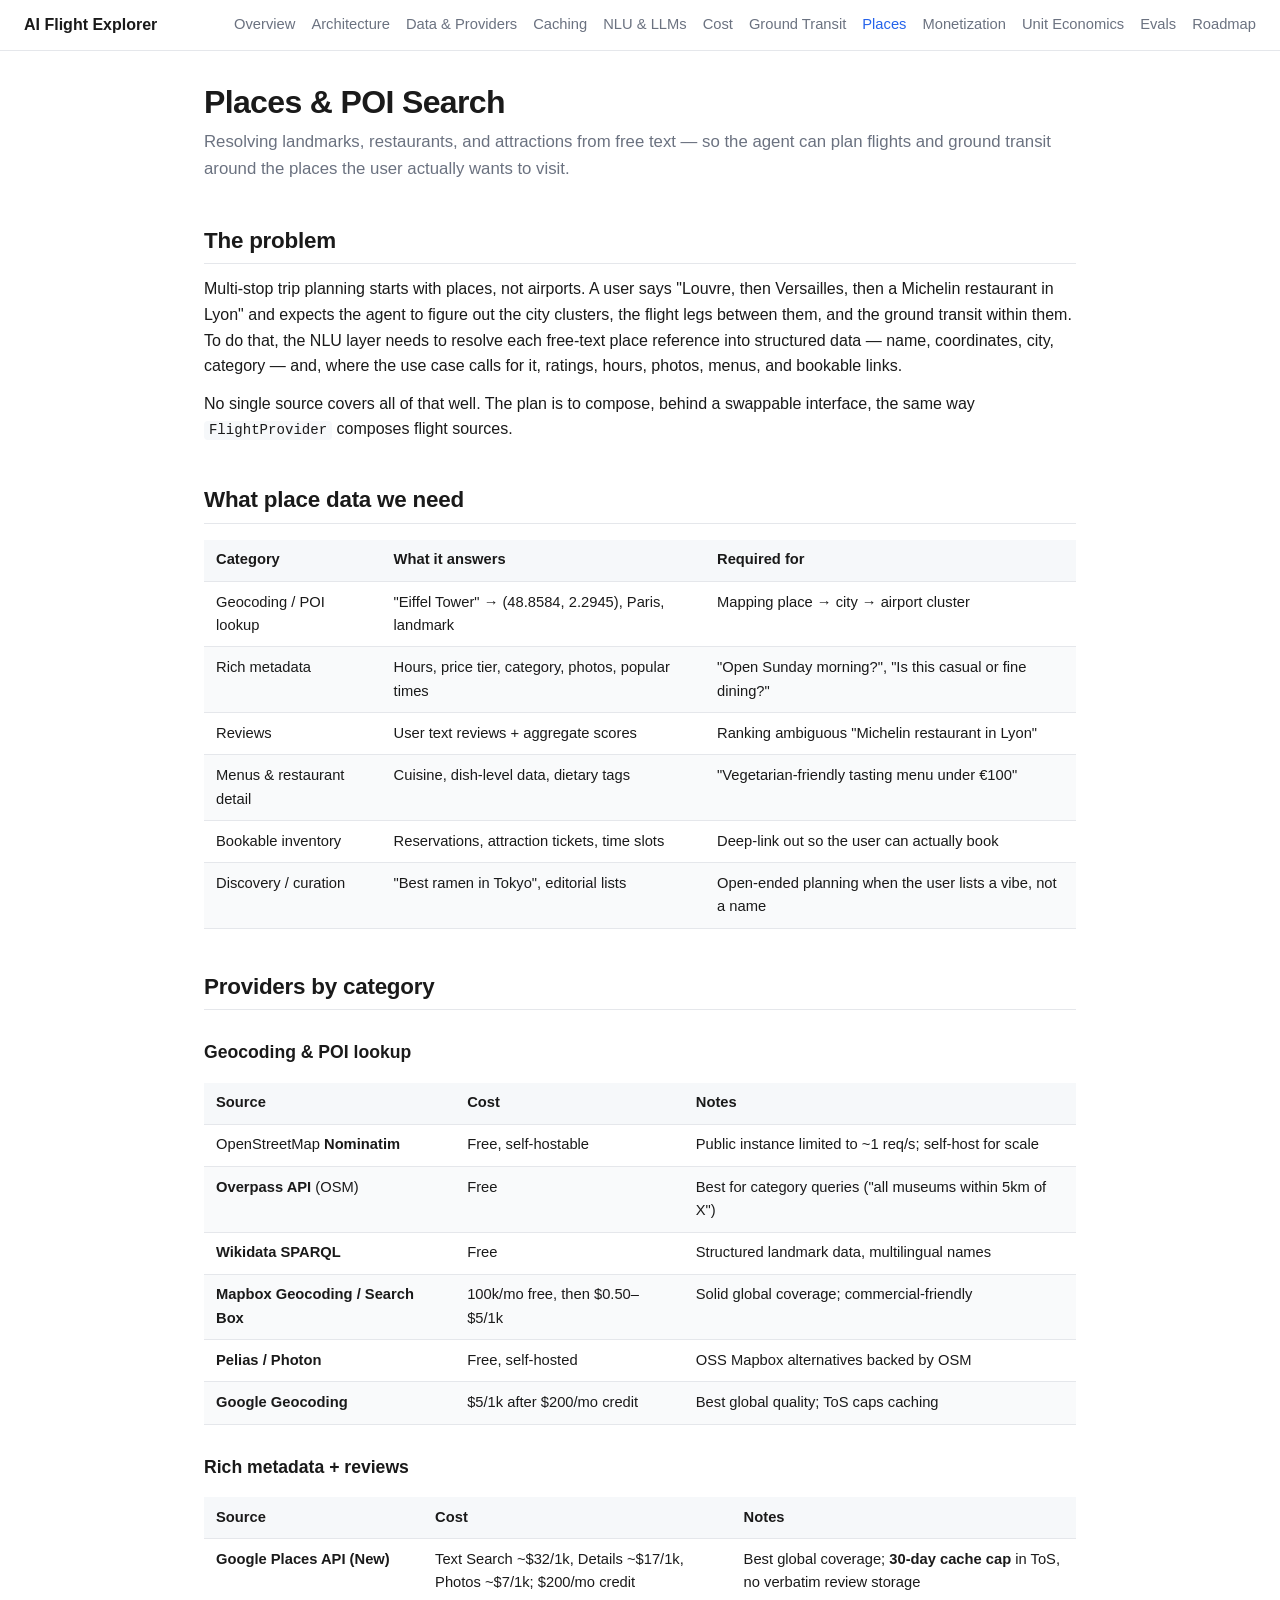
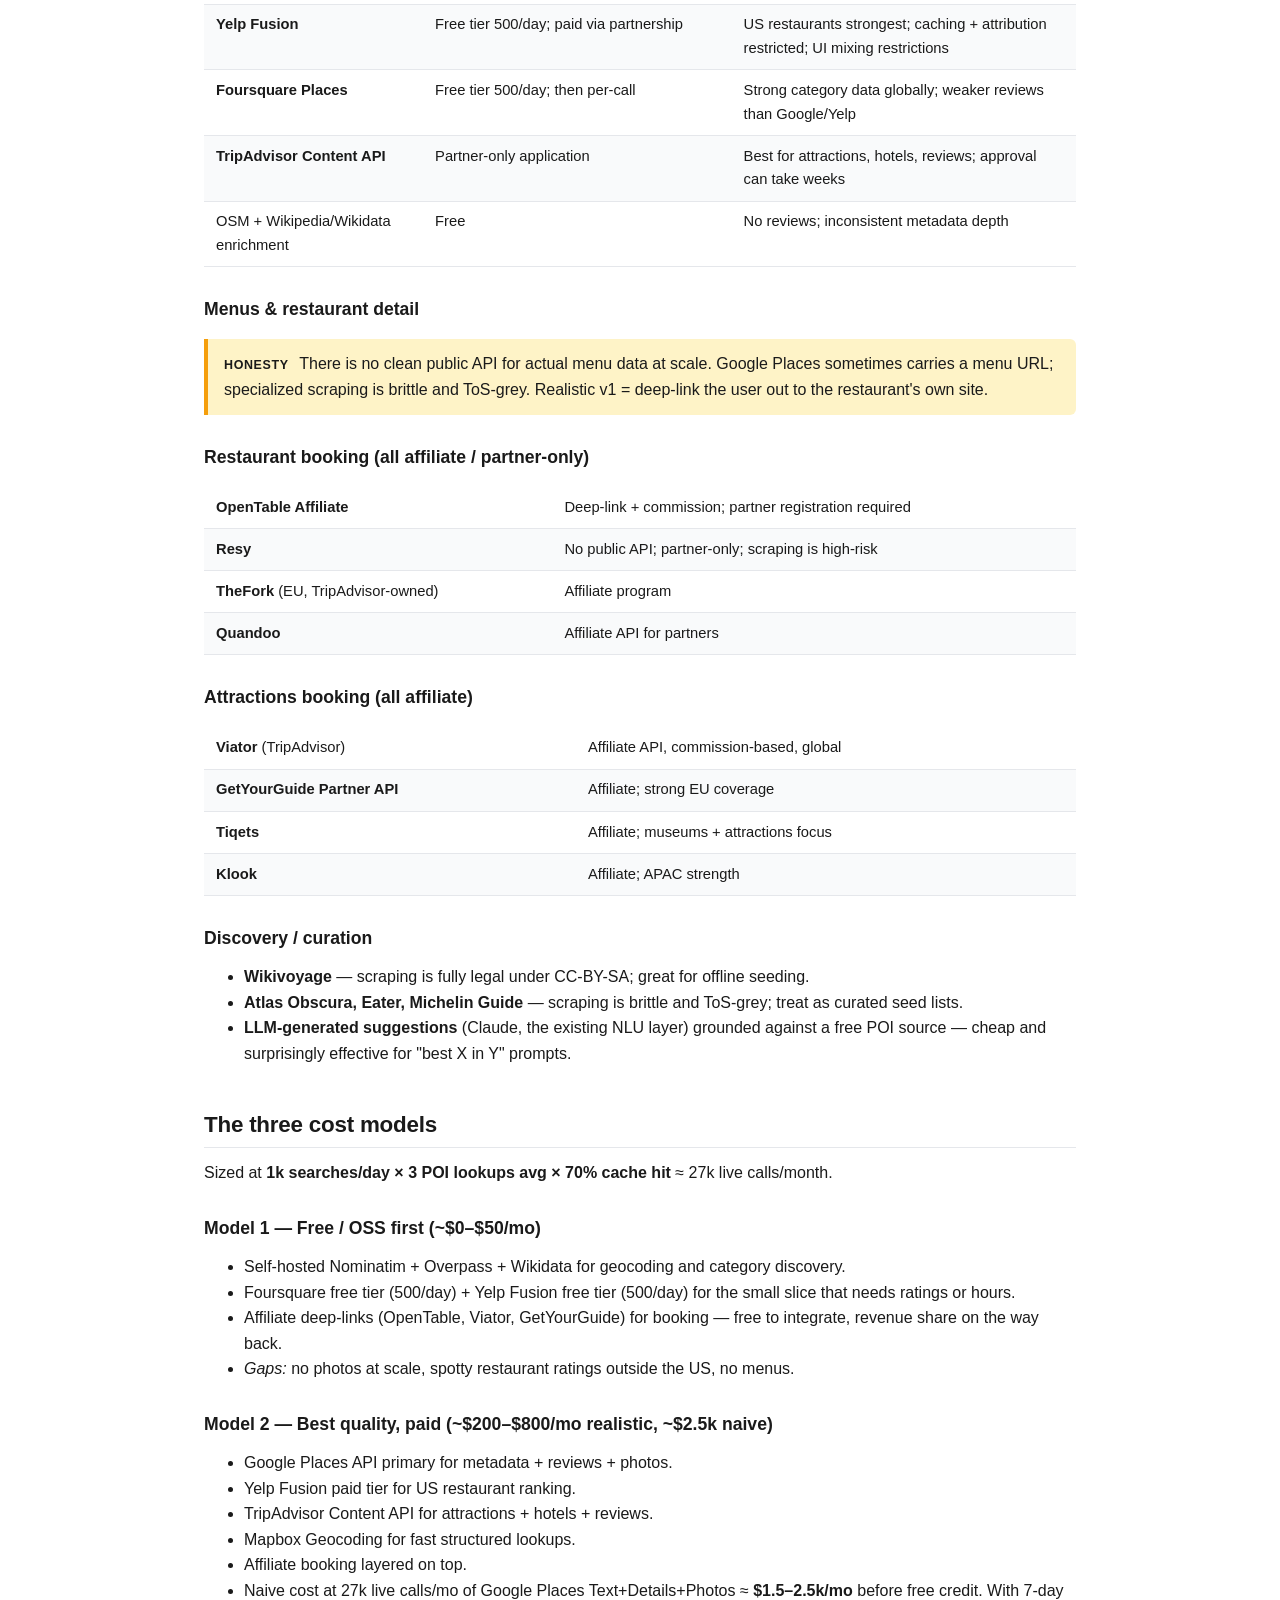
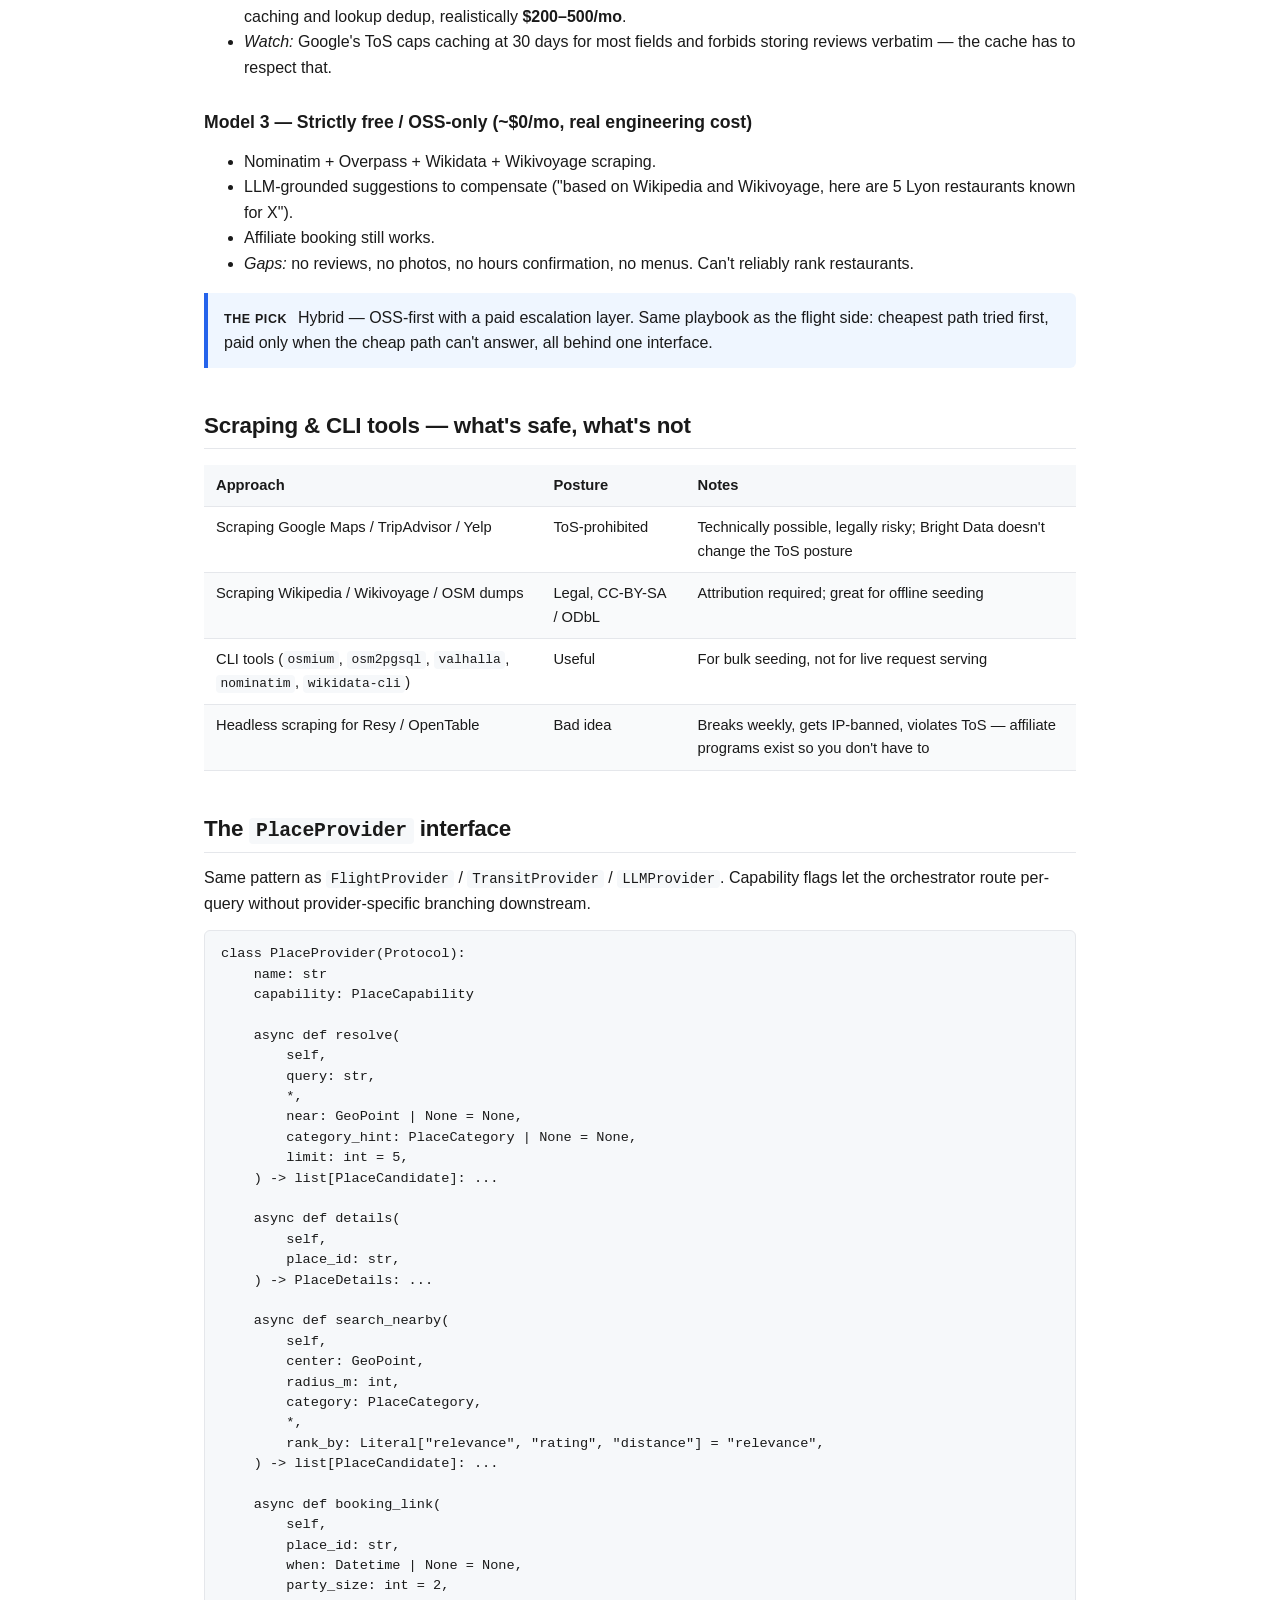
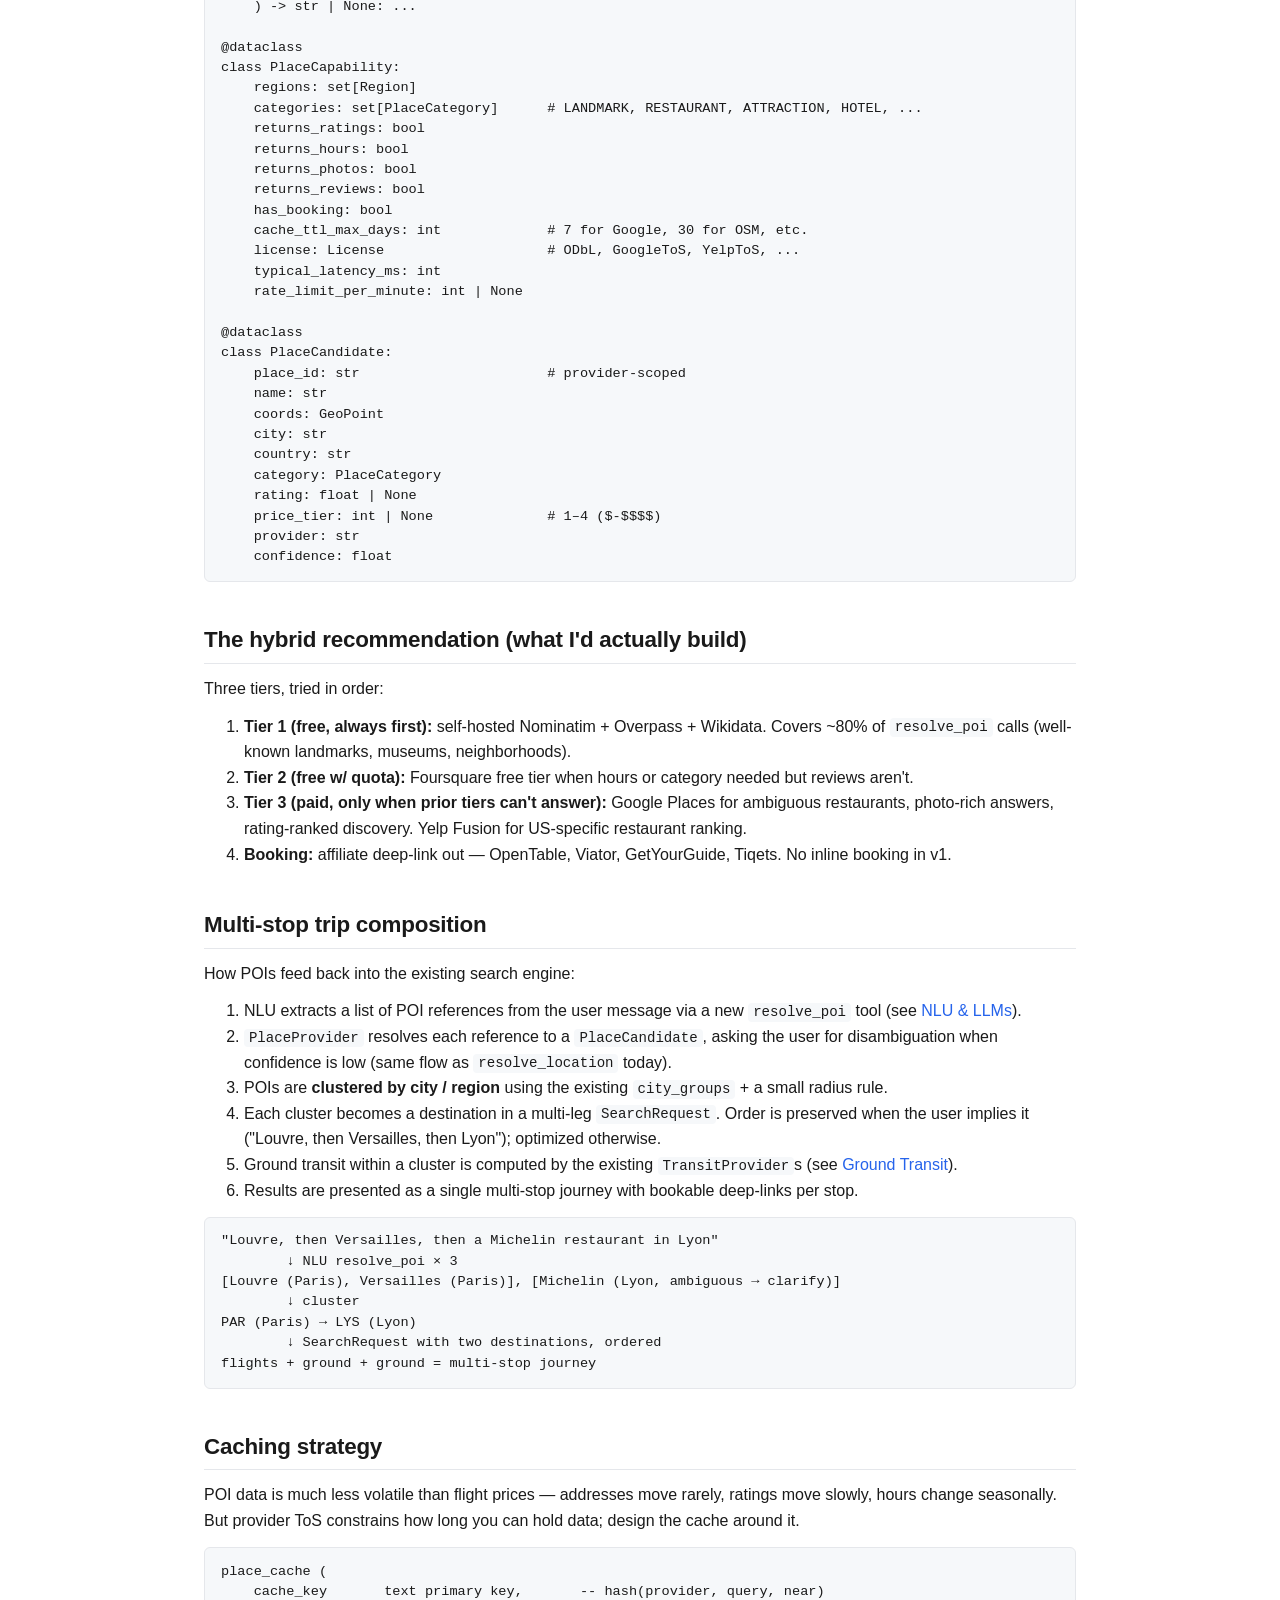
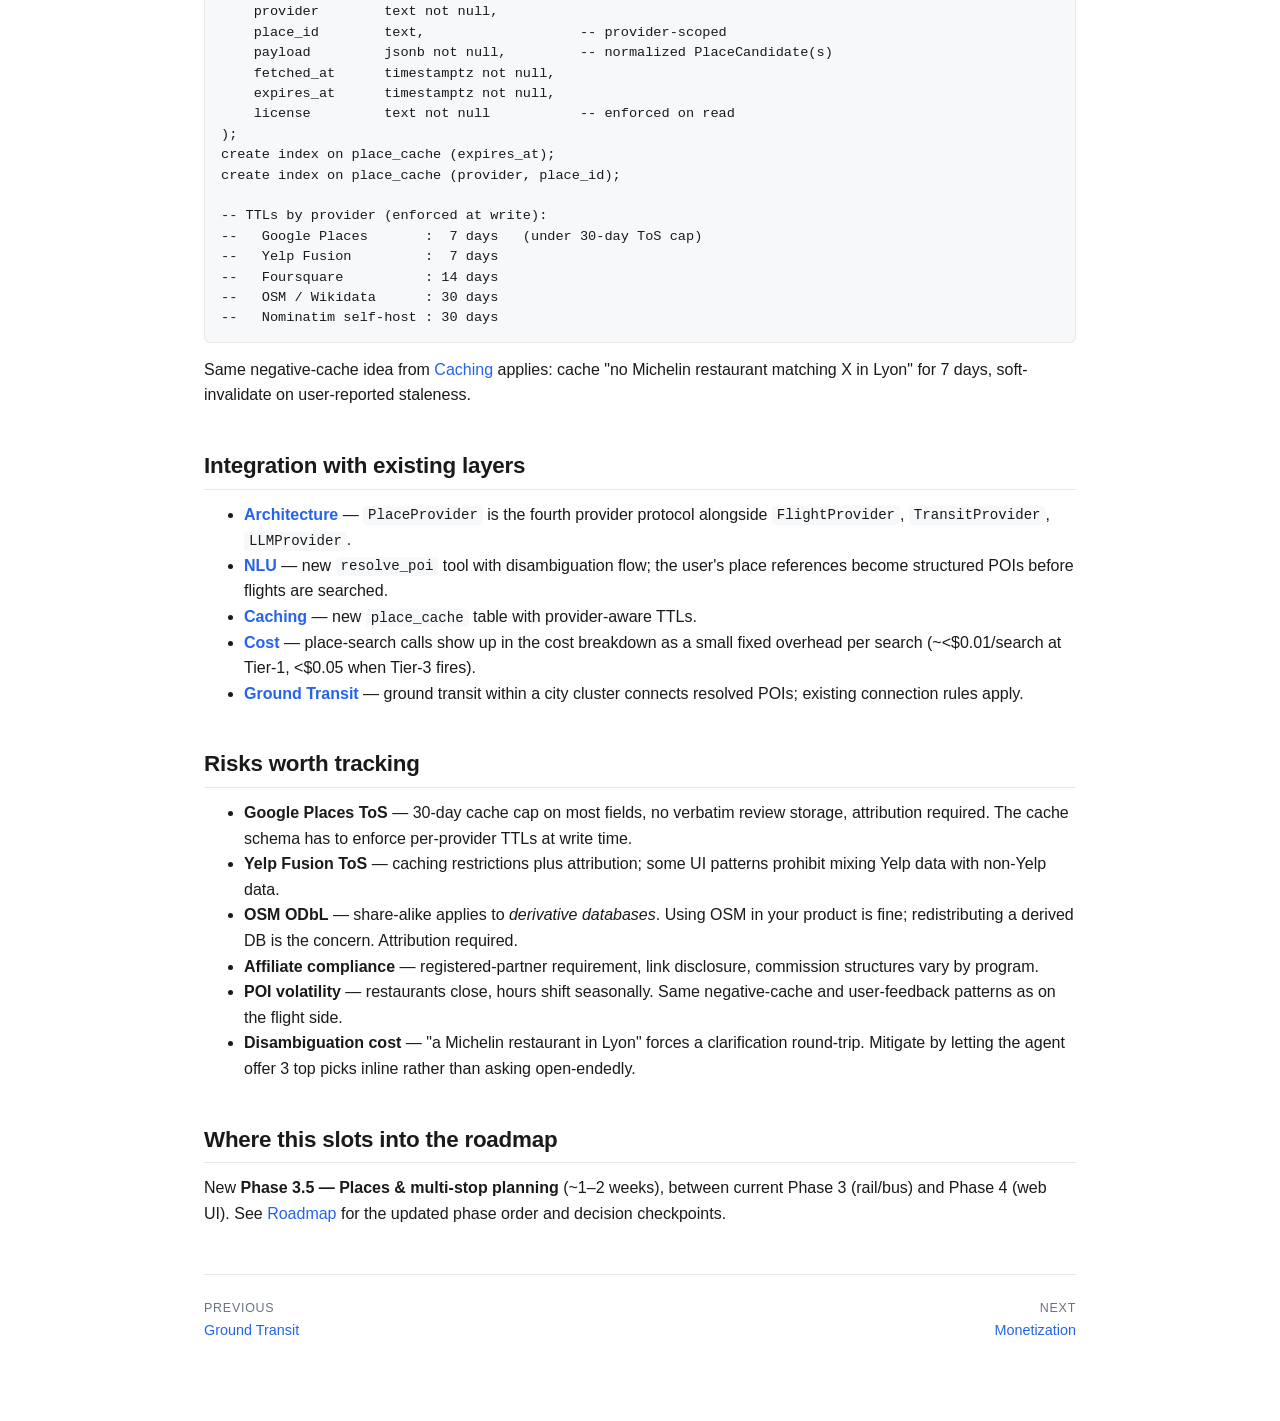
<file: docs/research/places-and-poi.html>
<!doctype html>
<html lang="en">
<head>
  <meta charset="utf-8">
  <meta name="viewport" content="width=device-width, initial-scale=1">
  <title>Places &amp; POI Search — AI Flight Explorer</title>
  <link rel="stylesheet" href="styles.css">
</head>
<body>
<nav class="top">
  <span class="brand">AI Flight Explorer</span>
  <a href="index.html">Overview</a>
  <a href="architecture.html">Architecture</a>
  <a href="data-and-providers.html">Data &amp; Providers</a>
  <a href="caching-and-indexing.html">Caching</a>
  <a href="nlu-and-llms.html">NLU &amp; LLMs</a>
  <a href="cost-transparency.html">Cost</a>
  <a href="ground-transit.html">Ground Transit</a>
  <a href="places-and-poi.html" class="active">Places</a>
  <a href="monetization-and-reseller.html">Monetization</a>
  <a href="unit-economics.html">Unit Economics</a>
  <a href="evals.html">Evals</a>
  <a href="roadmap.html">Roadmap</a>
</nav>

<main>
  <h1>Places &amp; POI Search</h1>
  <p class="subtitle">Resolving landmarks, restaurants, and attractions from free text &mdash; so the agent can plan flights and ground transit around the places the user actually wants to visit.</p>

  <h2>The problem</h2>
  <p>Multi-stop trip planning starts with places, not airports. A user says "Louvre, then Versailles, then a Michelin restaurant in Lyon" and expects the agent to figure out the city clusters, the flight legs between them, and the ground transit within them. To do that, the NLU layer needs to resolve each free-text place reference into structured data &mdash; name, coordinates, city, category &mdash; and, where the use case calls for it, ratings, hours, photos, menus, and bookable links.</p>
  <p>No single source covers all of that well. The plan is to compose, behind a swappable interface, the same way <code>FlightProvider</code> composes flight sources.</p>

  <h2>What place data we need</h2>
  <table>
    <thead>
      <tr><th>Category</th><th>What it answers</th><th>Required for</th></tr>
    </thead>
    <tbody>
      <tr><td>Geocoding / POI lookup</td><td>"Eiffel Tower" &rarr; (48.8584, 2.2945), Paris, landmark</td><td>Mapping place &rarr; city &rarr; airport cluster</td></tr>
      <tr><td>Rich metadata</td><td>Hours, price tier, category, photos, popular times</td><td>"Open Sunday morning?", "Is this casual or fine dining?"</td></tr>
      <tr><td>Reviews</td><td>User text reviews + aggregate scores</td><td>Ranking ambiguous "Michelin restaurant in Lyon"</td></tr>
      <tr><td>Menus &amp; restaurant detail</td><td>Cuisine, dish-level data, dietary tags</td><td>"Vegetarian-friendly tasting menu under &euro;100"</td></tr>
      <tr><td>Bookable inventory</td><td>Reservations, attraction tickets, time slots</td><td>Deep-link out so the user can actually book</td></tr>
      <tr><td>Discovery / curation</td><td>"Best ramen in Tokyo", editorial lists</td><td>Open-ended planning when the user lists a vibe, not a name</td></tr>
    </tbody>
  </table>

  <h2>Providers by category</h2>

  <h3>Geocoding &amp; POI lookup</h3>
  <table>
    <thead>
      <tr><th>Source</th><th>Cost</th><th>Notes</th></tr>
    </thead>
    <tbody>
      <tr><td>OpenStreetMap <strong>Nominatim</strong></td><td>Free, self-hostable</td><td>Public instance limited to ~1 req/s; self-host for scale</td></tr>
      <tr><td><strong>Overpass API</strong> (OSM)</td><td>Free</td><td>Best for category queries ("all museums within 5km of X")</td></tr>
      <tr><td><strong>Wikidata SPARQL</strong></td><td>Free</td><td>Structured landmark data, multilingual names</td></tr>
      <tr><td><strong>Mapbox Geocoding / Search Box</strong></td><td>100k/mo free, then $0.50&ndash;$5/1k</td><td>Solid global coverage; commercial-friendly</td></tr>
      <tr><td><strong>Pelias / Photon</strong></td><td>Free, self-hosted</td><td>OSS Mapbox alternatives backed by OSM</td></tr>
      <tr><td><strong>Google Geocoding</strong></td><td>$5/1k after $200/mo credit</td><td>Best global quality; ToS caps caching</td></tr>
    </tbody>
  </table>

  <h3>Rich metadata + reviews</h3>
  <table>
    <thead>
      <tr><th>Source</th><th>Cost</th><th>Notes</th></tr>
    </thead>
    <tbody>
      <tr><td><strong>Google Places API (New)</strong></td><td>Text Search ~$32/1k, Details ~$17/1k, Photos ~$7/1k; $200/mo credit</td><td>Best global coverage; <strong>30-day cache cap</strong> in ToS, no verbatim review storage</td></tr>
      <tr><td><strong>Yelp Fusion</strong></td><td>Free tier 500/day; paid via partnership</td><td>US restaurants strongest; caching + attribution restricted; UI mixing restrictions</td></tr>
      <tr><td><strong>Foursquare Places</strong></td><td>Free tier 500/day; then per-call</td><td>Strong category data globally; weaker reviews than Google/Yelp</td></tr>
      <tr><td><strong>TripAdvisor Content API</strong></td><td>Partner-only application</td><td>Best for attractions, hotels, reviews; approval can take weeks</td></tr>
      <tr><td>OSM + Wikipedia/Wikidata enrichment</td><td>Free</td><td>No reviews; inconsistent metadata depth</td></tr>
    </tbody>
  </table>

  <h3>Menus &amp; restaurant detail</h3>
  <div class="callout warn">
    <span class="label">Honesty</span>
    There is no clean public API for actual menu data at scale. Google Places sometimes carries a menu URL; specialized scraping is brittle and ToS-grey. Realistic v1 = deep-link the user out to the restaurant's own site.
  </div>

  <h3>Restaurant booking (all affiliate / partner-only)</h3>
  <table>
    <tbody>
      <tr><td><strong>OpenTable Affiliate</strong></td><td>Deep-link + commission; partner registration required</td></tr>
      <tr><td><strong>Resy</strong></td><td>No public API; partner-only; scraping is high-risk</td></tr>
      <tr><td><strong>TheFork</strong> (EU, TripAdvisor-owned)</td><td>Affiliate program</td></tr>
      <tr><td><strong>Quandoo</strong></td><td>Affiliate API for partners</td></tr>
    </tbody>
  </table>

  <h3>Attractions booking (all affiliate)</h3>
  <table>
    <tbody>
      <tr><td><strong>Viator</strong> (TripAdvisor)</td><td>Affiliate API, commission-based, global</td></tr>
      <tr><td><strong>GetYourGuide Partner API</strong></td><td>Affiliate; strong EU coverage</td></tr>
      <tr><td><strong>Tiqets</strong></td><td>Affiliate; museums + attractions focus</td></tr>
      <tr><td><strong>Klook</strong></td><td>Affiliate; APAC strength</td></tr>
    </tbody>
  </table>

  <h3>Discovery / curation</h3>
  <ul>
    <li><strong>Wikivoyage</strong> &mdash; scraping is fully legal under CC-BY-SA; great for offline seeding.</li>
    <li><strong>Atlas Obscura, Eater, Michelin Guide</strong> &mdash; scraping is brittle and ToS-grey; treat as curated seed lists.</li>
    <li><strong>LLM-generated suggestions</strong> (Claude, the existing NLU layer) grounded against a free POI source &mdash; cheap and surprisingly effective for "best X in Y" prompts.</li>
  </ul>

  <h2>The three cost models</h2>
  <p>Sized at <strong>1k searches/day &times; 3 POI lookups avg &times; 70% cache hit</strong> &asymp; 27k live calls/month.</p>

  <h3>Model 1 &mdash; Free / OSS first (~$0&ndash;$50/mo)</h3>
  <ul>
    <li>Self-hosted Nominatim + Overpass + Wikidata for geocoding and category discovery.</li>
    <li>Foursquare free tier (500/day) + Yelp Fusion free tier (500/day) for the small slice that needs ratings or hours.</li>
    <li>Affiliate deep-links (OpenTable, Viator, GetYourGuide) for booking &mdash; free to integrate, revenue share on the way back.</li>
    <li><em>Gaps:</em> no photos at scale, spotty restaurant ratings outside the US, no menus.</li>
  </ul>

  <h3>Model 2 &mdash; Best quality, paid (~$200&ndash;$800/mo realistic, ~$2.5k naive)</h3>
  <ul>
    <li>Google Places API primary for metadata + reviews + photos.</li>
    <li>Yelp Fusion paid tier for US restaurant ranking.</li>
    <li>TripAdvisor Content API for attractions + hotels + reviews.</li>
    <li>Mapbox Geocoding for fast structured lookups.</li>
    <li>Affiliate booking layered on top.</li>
    <li>Naive cost at 27k live calls/mo of Google Places Text+Details+Photos &asymp; <strong>$1.5&ndash;2.5k/mo</strong> before free credit. With 7-day caching and lookup dedup, realistically <strong>$200&ndash;500/mo</strong>.</li>
    <li><em>Watch:</em> Google's ToS caps caching at 30 days for most fields and forbids storing reviews verbatim &mdash; the cache has to respect that.</li>
  </ul>

  <h3>Model 3 &mdash; Strictly free / OSS-only (~$0/mo, real engineering cost)</h3>
  <ul>
    <li>Nominatim + Overpass + Wikidata + Wikivoyage scraping.</li>
    <li>LLM-grounded suggestions to compensate ("based on Wikipedia and Wikivoyage, here are 5 Lyon restaurants known for X").</li>
    <li>Affiliate booking still works.</li>
    <li><em>Gaps:</em> no reviews, no photos, no hours confirmation, no menus. Can't reliably rank restaurants.</li>
  </ul>

  <div class="callout">
    <span class="label">The pick</span>
    Hybrid &mdash; OSS-first with a paid escalation layer. Same playbook as the flight side: cheapest path tried first, paid only when the cheap path can't answer, all behind one interface.
  </div>

  <h2>Scraping &amp; CLI tools &mdash; what's safe, what's not</h2>
  <table>
    <thead>
      <tr><th>Approach</th><th>Posture</th><th>Notes</th></tr>
    </thead>
    <tbody>
      <tr><td>Scraping Google Maps / TripAdvisor / Yelp</td><td>ToS-prohibited</td><td>Technically possible, legally risky; Bright Data doesn't change the ToS posture</td></tr>
      <tr><td>Scraping Wikipedia / Wikivoyage / OSM dumps</td><td>Legal, CC-BY-SA / ODbL</td><td>Attribution required; great for offline seeding</td></tr>
      <tr><td>CLI tools (<code>osmium</code>, <code>osm2pgsql</code>, <code>valhalla</code>, <code>nominatim</code>, <code>wikidata-cli</code>)</td><td>Useful</td><td>For bulk seeding, not for live request serving</td></tr>
      <tr><td>Headless scraping for Resy / OpenTable</td><td>Bad idea</td><td>Breaks weekly, gets IP-banned, violates ToS &mdash; affiliate programs exist so you don't have to</td></tr>
    </tbody>
  </table>

  <h2>The <code>PlaceProvider</code> interface</h2>
  <p>Same pattern as <code>FlightProvider</code> / <code>TransitProvider</code> / <code>LLMProvider</code>. Capability flags let the orchestrator route per-query without provider-specific branching downstream.</p>
  <pre><code>class PlaceProvider(Protocol):
    name: str
    capability: PlaceCapability

    async def resolve(
        self,
        query: str,
        *,
        near: GeoPoint | None = None,
        category_hint: PlaceCategory | None = None,
        limit: int = 5,
    ) -> list[PlaceCandidate]: ...

    async def details(
        self,
        place_id: str,
    ) -> PlaceDetails: ...

    async def search_nearby(
        self,
        center: GeoPoint,
        radius_m: int,
        category: PlaceCategory,
        *,
        rank_by: Literal["relevance", "rating", "distance"] = "relevance",
    ) -> list[PlaceCandidate]: ...

    async def booking_link(
        self,
        place_id: str,
        when: Datetime | None = None,
        party_size: int = 2,
    ) -> str | None: ...

@dataclass
class PlaceCapability:
    regions: set[Region]
    categories: set[PlaceCategory]      # LANDMARK, RESTAURANT, ATTRACTION, HOTEL, ...
    returns_ratings: bool
    returns_hours: bool
    returns_photos: bool
    returns_reviews: bool
    has_booking: bool
    cache_ttl_max_days: int             # 7 for Google, 30 for OSM, etc.
    license: License                    # ODbL, GoogleToS, YelpToS, ...
    typical_latency_ms: int
    rate_limit_per_minute: int | None

@dataclass
class PlaceCandidate:
    place_id: str                       # provider-scoped
    name: str
    coords: GeoPoint
    city: str
    country: str
    category: PlaceCategory
    rating: float | None
    price_tier: int | None              # 1&ndash;4 ($-$$$$)
    provider: str
    confidence: float</code></pre>

  <h2>The hybrid recommendation (what I'd actually build)</h2>
  <p>Three tiers, tried in order:</p>
  <ol>
    <li><strong>Tier 1 (free, always first):</strong> self-hosted Nominatim + Overpass + Wikidata. Covers ~80% of <code>resolve_poi</code> calls (well-known landmarks, museums, neighborhoods).</li>
    <li><strong>Tier 2 (free w/ quota):</strong> Foursquare free tier when hours or category needed but reviews aren't.</li>
    <li><strong>Tier 3 (paid, only when prior tiers can't answer):</strong> Google Places for ambiguous restaurants, photo-rich answers, rating-ranked discovery. Yelp Fusion for US-specific restaurant ranking.</li>
    <li><strong>Booking:</strong> affiliate deep-link out &mdash; OpenTable, Viator, GetYourGuide, Tiqets. No inline booking in v1.</li>
  </ol>

  <h2>Multi-stop trip composition</h2>
  <p>How POIs feed back into the existing search engine:</p>
  <ol>
    <li>NLU extracts a list of POI references from the user message via a new <code>resolve_poi</code> tool (see <a href="nlu-and-llms.html">NLU &amp; LLMs</a>).</li>
    <li><code>PlaceProvider</code> resolves each reference to a <code>PlaceCandidate</code>, asking the user for disambiguation when confidence is low (same flow as <code>resolve_location</code> today).</li>
    <li>POIs are <strong>clustered by city / region</strong> using the existing <code>city_groups</code> + a small radius rule.</li>
    <li>Each cluster becomes a destination in a multi-leg <code>SearchRequest</code>. Order is preserved when the user implies it ("Louvre, then Versailles, then Lyon"); optimized otherwise.</li>
    <li>Ground transit within a cluster is computed by the existing <code>TransitProvider</code>s (see <a href="ground-transit.html">Ground Transit</a>).</li>
    <li>Results are presented as a single multi-stop journey with bookable deep-links per stop.</li>
  </ol>
  <pre><code>"Louvre, then Versailles, then a Michelin restaurant in Lyon"
        &darr; NLU resolve_poi &times; 3
[Louvre (Paris), Versailles (Paris)], [Michelin (Lyon, ambiguous &rarr; clarify)]
        &darr; cluster
PAR (Paris) &rarr; LYS (Lyon)
        &darr; SearchRequest with two destinations, ordered
flights + ground + ground = multi-stop journey</code></pre>

  <h2>Caching strategy</h2>
  <p>POI data is much less volatile than flight prices &mdash; addresses move rarely, ratings move slowly, hours change seasonally. But provider ToS constrains how long you can hold data; design the cache around it.</p>
  <pre><code>place_cache (
    cache_key       text primary key,       -- hash(provider, query, near)
    provider        text not null,
    place_id        text,                   -- provider-scoped
    payload         jsonb not null,         -- normalized PlaceCandidate(s)
    fetched_at      timestamptz not null,
    expires_at      timestamptz not null,
    license         text not null           -- enforced on read
);
create index on place_cache (expires_at);
create index on place_cache (provider, place_id);

-- TTLs by provider (enforced at write):
--   Google Places       :  7 days   (under 30-day ToS cap)
--   Yelp Fusion         :  7 days
--   Foursquare          : 14 days
--   OSM / Wikidata      : 30 days
--   Nominatim self-host : 30 days</code></pre>
  <p>Same negative-cache idea from <a href="caching-and-indexing.html">Caching</a> applies: cache "no Michelin restaurant matching X in Lyon" for 7 days, soft-invalidate on user-reported staleness.</p>

  <h2>Integration with existing layers</h2>
  <ul>
    <li><a href="architecture.html"><strong>Architecture</strong></a> &mdash; <code>PlaceProvider</code> is the fourth provider protocol alongside <code>FlightProvider</code>, <code>TransitProvider</code>, <code>LLMProvider</code>.</li>
    <li><a href="nlu-and-llms.html"><strong>NLU</strong></a> &mdash; new <code>resolve_poi</code> tool with disambiguation flow; the user's place references become structured POIs before flights are searched.</li>
    <li><a href="caching-and-indexing.html"><strong>Caching</strong></a> &mdash; new <code>place_cache</code> table with provider-aware TTLs.</li>
    <li><a href="cost-transparency.html"><strong>Cost</strong></a> &mdash; place-search calls show up in the cost breakdown as a small fixed overhead per search (~&lt;$0.01/search at Tier-1, &lt;$0.05 when Tier-3 fires).</li>
    <li><a href="ground-transit.html"><strong>Ground Transit</strong></a> &mdash; ground transit within a city cluster connects resolved POIs; existing connection rules apply.</li>
  </ul>

  <h2>Risks worth tracking</h2>
  <ul>
    <li><strong>Google Places ToS</strong> &mdash; 30-day cache cap on most fields, no verbatim review storage, attribution required. The cache schema has to enforce per-provider TTLs at write time.</li>
    <li><strong>Yelp Fusion ToS</strong> &mdash; caching restrictions plus attribution; some UI patterns prohibit mixing Yelp data with non-Yelp data.</li>
    <li><strong>OSM ODbL</strong> &mdash; share-alike applies to <em>derivative databases</em>. Using OSM in your product is fine; redistributing a derived DB is the concern. Attribution required.</li>
    <li><strong>Affiliate compliance</strong> &mdash; registered-partner requirement, link disclosure, commission structures vary by program.</li>
    <li><strong>POI volatility</strong> &mdash; restaurants close, hours shift seasonally. Same negative-cache and user-feedback patterns as on the flight side.</li>
    <li><strong>Disambiguation cost</strong> &mdash; "a Michelin restaurant in Lyon" forces a clarification round-trip. Mitigate by letting the agent offer 3 top picks inline rather than asking open-endedly.</li>
  </ul>

  <h2>Where this slots into the roadmap</h2>
  <p>New <strong>Phase 3.5 &mdash; Places &amp; multi-stop planning</strong> (~1&ndash;2 weeks), between current Phase 3 (rail/bus) and Phase 4 (web UI). See <a href="roadmap.html">Roadmap</a> for the updated phase order and decision checkpoints.</p>

  <div class="pager">
    <a href="ground-transit.html"><span class="label">Previous</span>Ground Transit</a>
    <a href="monetization-and-reseller.html" class="next"><span class="label">Next</span>Monetization</a>
  </div>
</main>
</body>
</html>
</file>
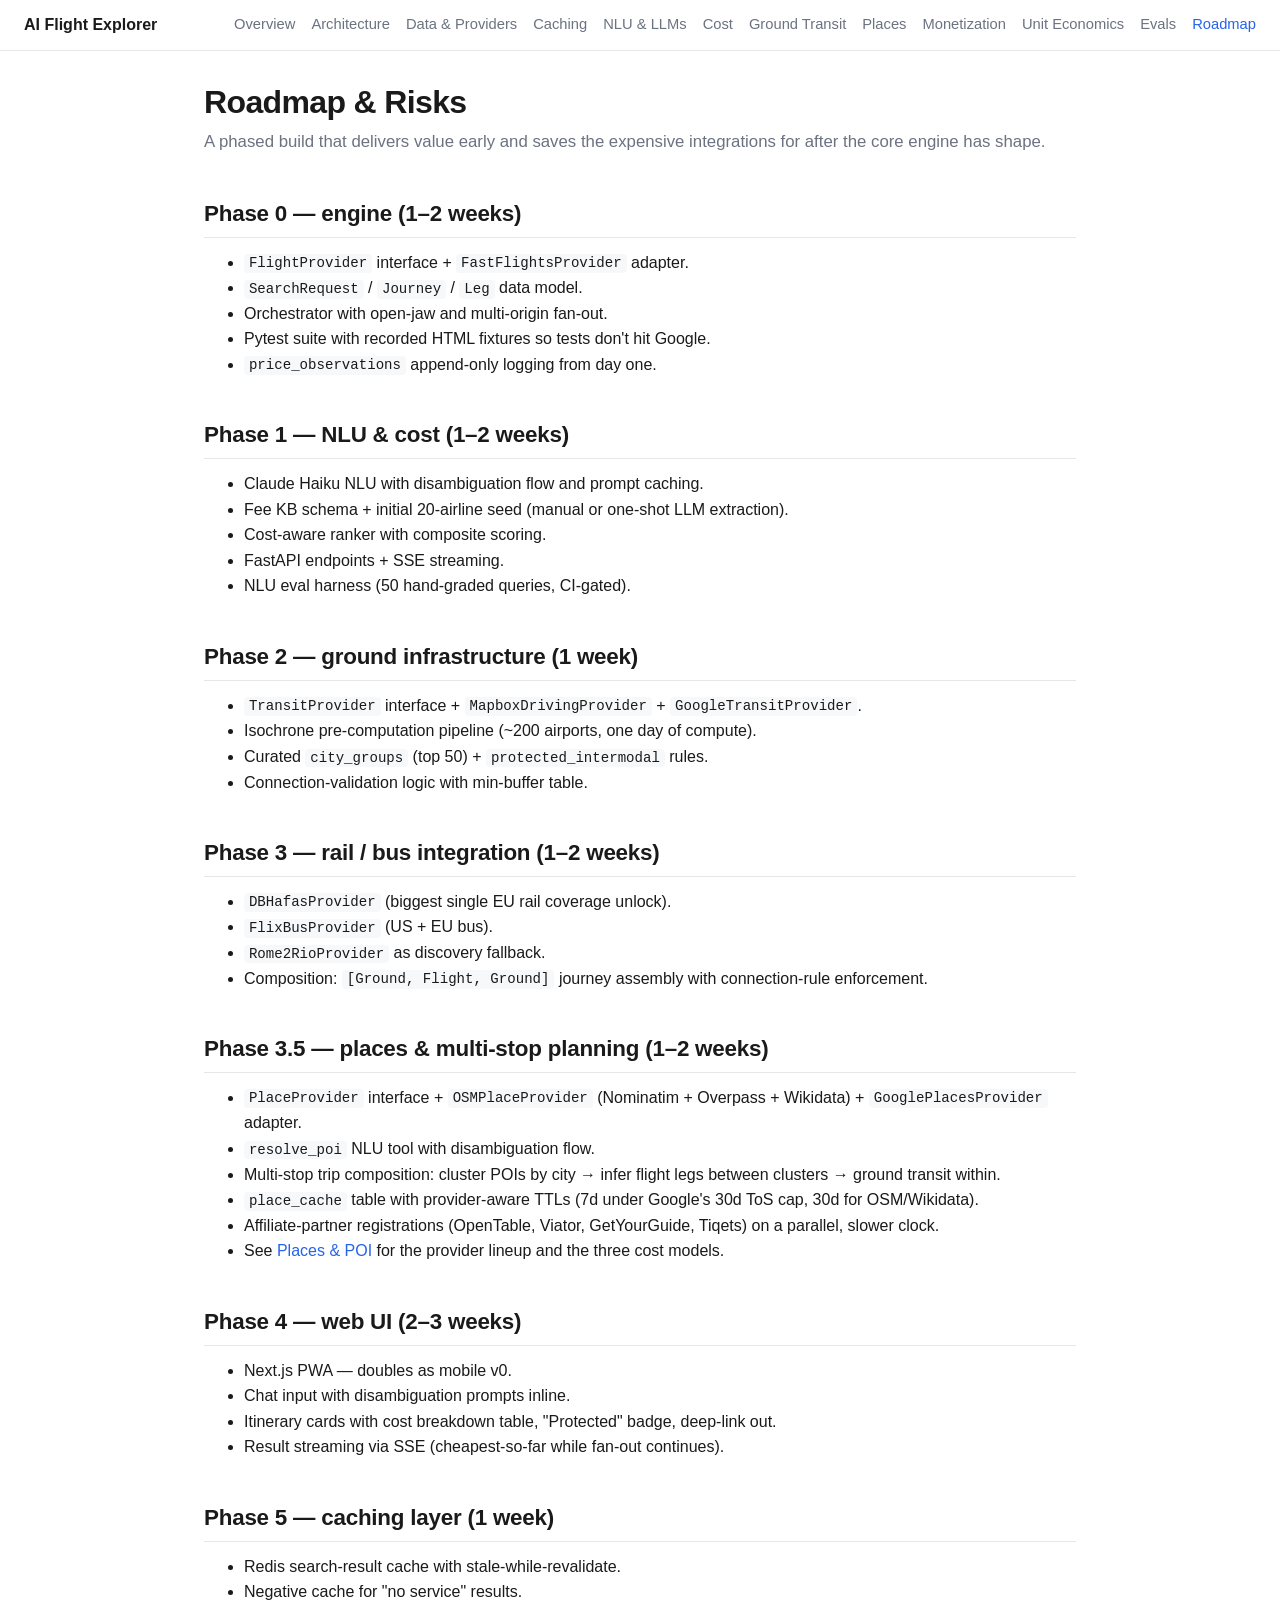
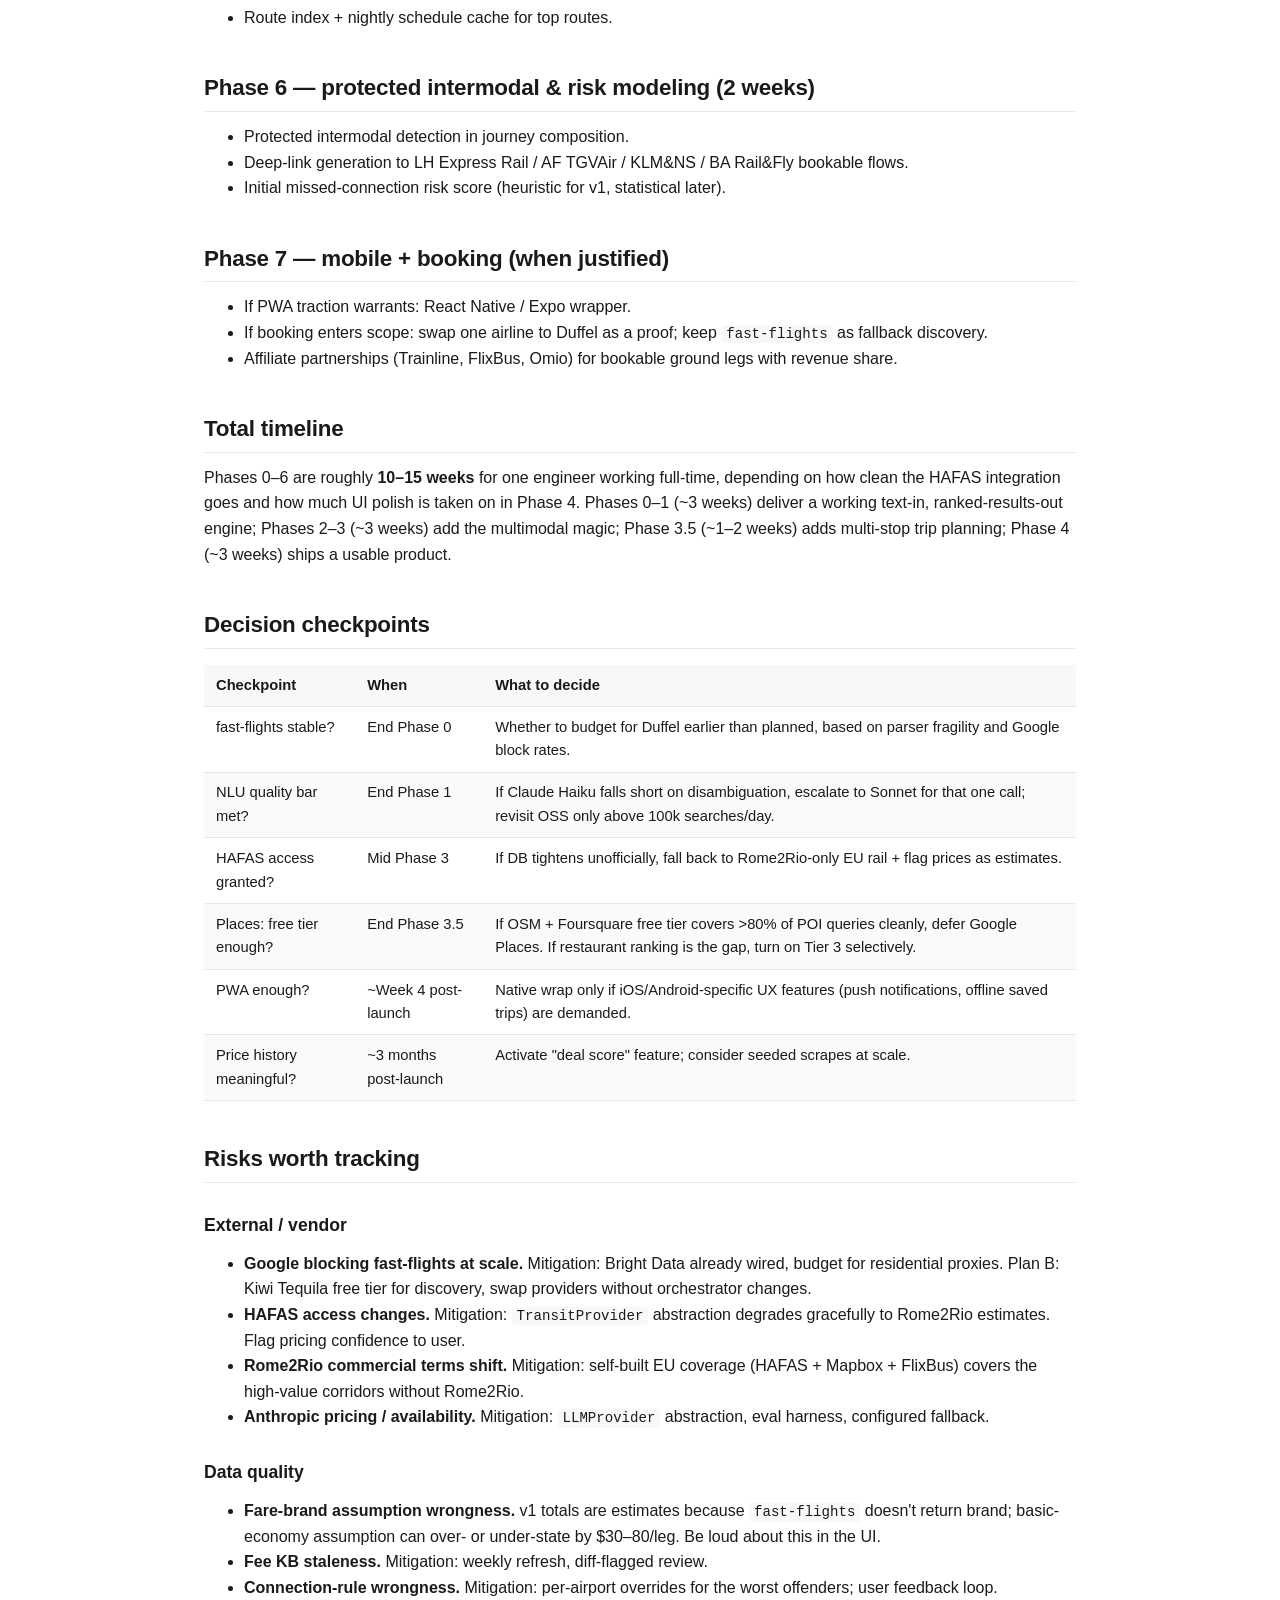
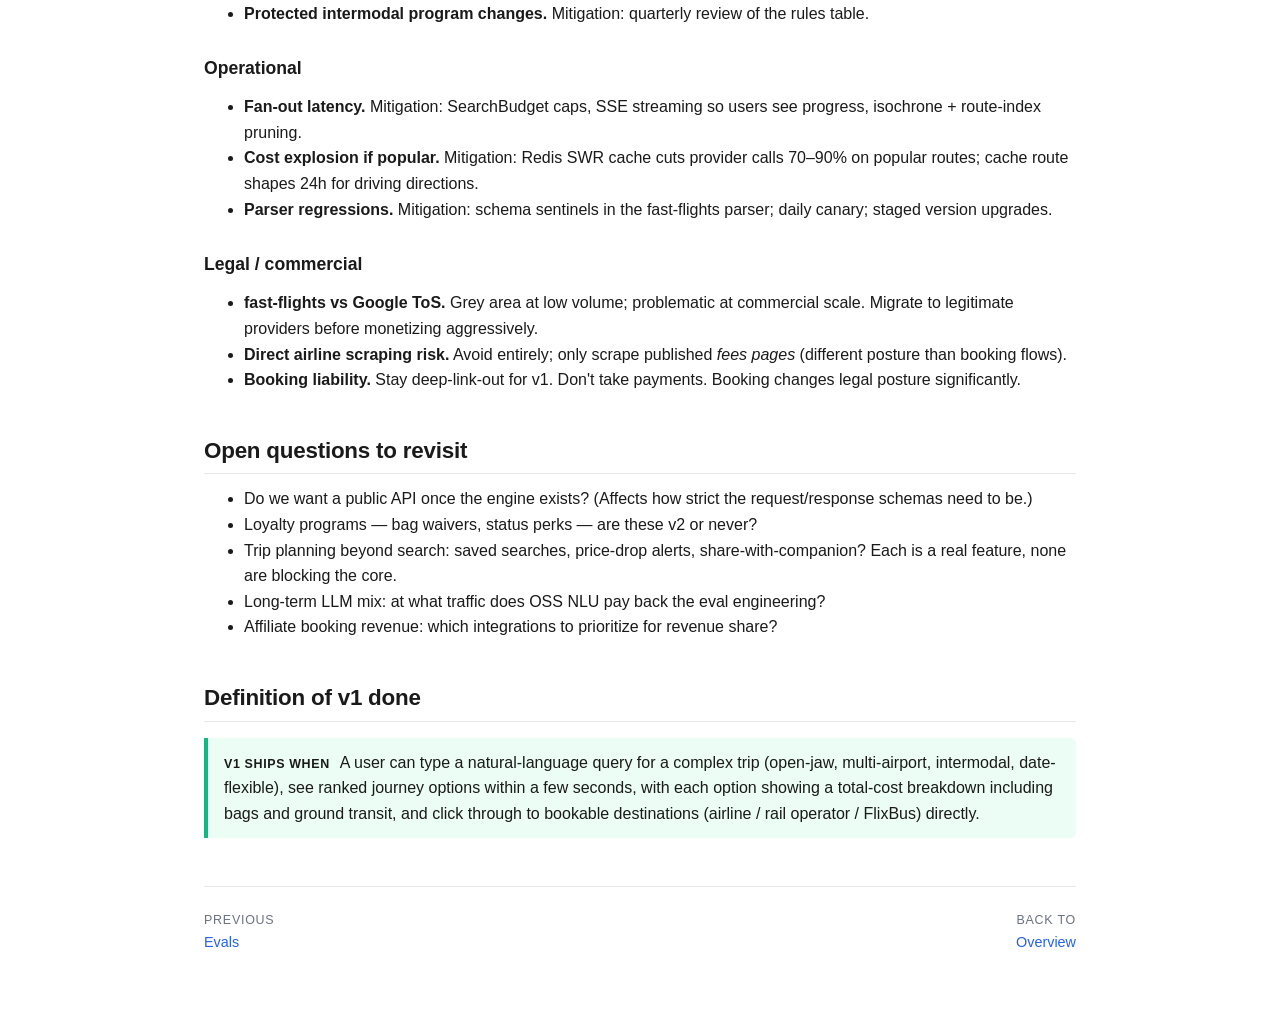
<file: docs/research/roadmap.html>
<!doctype html>
<html lang="en">
<head>
  <meta charset="utf-8">
  <meta name="viewport" content="width=device-width, initial-scale=1">
  <title>Roadmap &amp; Risks — AI Flight Explorer</title>
  <link rel="stylesheet" href="styles.css">
</head>
<body>
<nav class="top">
  <span class="brand">AI Flight Explorer</span>
  <a href="index.html">Overview</a>
  <a href="architecture.html">Architecture</a>
  <a href="data-and-providers.html">Data &amp; Providers</a>
  <a href="caching-and-indexing.html">Caching</a>
  <a href="nlu-and-llms.html">NLU &amp; LLMs</a>
  <a href="cost-transparency.html">Cost</a>
  <a href="ground-transit.html">Ground Transit</a>
  <a href="places-and-poi.html">Places</a>
  <a href="monetization-and-reseller.html">Monetization</a>
  <a href="unit-economics.html">Unit Economics</a>
  <a href="evals.html">Evals</a>
  <a href="roadmap.html" class="active">Roadmap</a>
</nav>

<main>
  <h1>Roadmap &amp; Risks</h1>
  <p class="subtitle">A phased build that delivers value early and saves the expensive integrations for after the core engine has shape.</p>

  <h2>Phase 0 &mdash; engine (1&ndash;2 weeks)</h2>
  <ul>
    <li><code>FlightProvider</code> interface + <code>FastFlightsProvider</code> adapter.</li>
    <li><code>SearchRequest</code> / <code>Journey</code> / <code>Leg</code> data model.</li>
    <li>Orchestrator with open-jaw and multi-origin fan-out.</li>
    <li>Pytest suite with recorded HTML fixtures so tests don't hit Google.</li>
    <li><code>price_observations</code> append-only logging from day one.</li>
  </ul>

  <h2>Phase 1 &mdash; NLU &amp; cost (1&ndash;2 weeks)</h2>
  <ul>
    <li>Claude Haiku NLU with disambiguation flow and prompt caching.</li>
    <li>Fee KB schema + initial 20-airline seed (manual or one-shot LLM extraction).</li>
    <li>Cost-aware ranker with composite scoring.</li>
    <li>FastAPI endpoints + SSE streaming.</li>
    <li>NLU eval harness (50 hand-graded queries, CI-gated).</li>
  </ul>

  <h2>Phase 2 &mdash; ground infrastructure (1 week)</h2>
  <ul>
    <li><code>TransitProvider</code> interface + <code>MapboxDrivingProvider</code> + <code>GoogleTransitProvider</code>.</li>
    <li>Isochrone pre-computation pipeline (~200 airports, one day of compute).</li>
    <li>Curated <code>city_groups</code> (top 50) + <code>protected_intermodal</code> rules.</li>
    <li>Connection-validation logic with min-buffer table.</li>
  </ul>

  <h2>Phase 3 &mdash; rail / bus integration (1&ndash;2 weeks)</h2>
  <ul>
    <li><code>DBHafasProvider</code> (biggest single EU rail coverage unlock).</li>
    <li><code>FlixBusProvider</code> (US + EU bus).</li>
    <li><code>Rome2RioProvider</code> as discovery fallback.</li>
    <li>Composition: <code>[Ground, Flight, Ground]</code> journey assembly with connection-rule enforcement.</li>
  </ul>

  <h2>Phase 3.5 &mdash; places &amp; multi-stop planning (1&ndash;2 weeks)</h2>
  <ul>
    <li><code>PlaceProvider</code> interface + <code>OSMPlaceProvider</code> (Nominatim + Overpass + Wikidata) + <code>GooglePlacesProvider</code> adapter.</li>
    <li><code>resolve_poi</code> NLU tool with disambiguation flow.</li>
    <li>Multi-stop trip composition: cluster POIs by city &rarr; infer flight legs between clusters &rarr; ground transit within.</li>
    <li><code>place_cache</code> table with provider-aware TTLs (7d under Google's 30d ToS cap, 30d for OSM/Wikidata).</li>
    <li>Affiliate-partner registrations (OpenTable, Viator, GetYourGuide, Tiqets) on a parallel, slower clock.</li>
    <li>See <a href="places-and-poi.html">Places &amp; POI</a> for the provider lineup and the three cost models.</li>
  </ul>

  <h2>Phase 4 &mdash; web UI (2&ndash;3 weeks)</h2>
  <ul>
    <li>Next.js PWA &mdash; doubles as mobile v0.</li>
    <li>Chat input with disambiguation prompts inline.</li>
    <li>Itinerary cards with cost breakdown table, "Protected" badge, deep-link out.</li>
    <li>Result streaming via SSE (cheapest-so-far while fan-out continues).</li>
  </ul>

  <h2>Phase 5 &mdash; caching layer (1 week)</h2>
  <ul>
    <li>Redis search-result cache with stale-while-revalidate.</li>
    <li>Negative cache for "no service" results.</li>
    <li>Route index + nightly schedule cache for top routes.</li>
  </ul>

  <h2>Phase 6 &mdash; protected intermodal &amp; risk modeling (2 weeks)</h2>
  <ul>
    <li>Protected intermodal detection in journey composition.</li>
    <li>Deep-link generation to LH Express Rail / AF TGVAir / KLM&amp;NS / BA Rail&amp;Fly bookable flows.</li>
    <li>Initial missed-connection risk score (heuristic for v1, statistical later).</li>
  </ul>

  <h2>Phase 7 &mdash; mobile + booking (when justified)</h2>
  <ul>
    <li>If PWA traction warrants: React Native / Expo wrapper.</li>
    <li>If booking enters scope: swap one airline to Duffel as a proof; keep <code>fast-flights</code> as fallback discovery.</li>
    <li>Affiliate partnerships (Trainline, FlixBus, Omio) for bookable ground legs with revenue share.</li>
  </ul>

  <h2>Total timeline</h2>
  <p>Phases 0&ndash;6 are roughly <strong>10&ndash;15 weeks</strong> for one engineer working full-time, depending on how clean the HAFAS integration goes and how much UI polish is taken on in Phase 4. Phases 0&ndash;1 (~3 weeks) deliver a working text-in, ranked-results-out engine; Phases 2&ndash;3 (~3 weeks) add the multimodal magic; Phase 3.5 (~1&ndash;2 weeks) adds multi-stop trip planning; Phase 4 (~3 weeks) ships a usable product.</p>

  <h2>Decision checkpoints</h2>
  <table>
    <thead>
      <tr><th>Checkpoint</th><th>When</th><th>What to decide</th></tr>
    </thead>
    <tbody>
      <tr><td>fast-flights stable?</td><td>End Phase 0</td><td>Whether to budget for Duffel earlier than planned, based on parser fragility and Google block rates.</td></tr>
      <tr><td>NLU quality bar met?</td><td>End Phase 1</td><td>If Claude Haiku falls short on disambiguation, escalate to Sonnet for that one call; revisit OSS only above 100k searches/day.</td></tr>
      <tr><td>HAFAS access granted?</td><td>Mid Phase 3</td><td>If DB tightens unofficially, fall back to Rome2Rio-only EU rail + flag prices as estimates.</td></tr>
      <tr><td>Places: free tier enough?</td><td>End Phase 3.5</td><td>If OSM + Foursquare free tier covers &gt;80% of POI queries cleanly, defer Google Places. If restaurant ranking is the gap, turn on Tier 3 selectively.</td></tr>
      <tr><td>PWA enough?</td><td>~Week 4 post-launch</td><td>Native wrap only if iOS/Android-specific UX features (push notifications, offline saved trips) are demanded.</td></tr>
      <tr><td>Price history meaningful?</td><td>~3 months post-launch</td><td>Activate "deal score" feature; consider seeded scrapes at scale.</td></tr>
    </tbody>
  </table>

  <h2>Risks worth tracking</h2>
  <h3>External / vendor</h3>
  <ul>
    <li><strong>Google blocking fast-flights at scale.</strong> Mitigation: Bright Data already wired, budget for residential proxies. Plan B: Kiwi Tequila free tier for discovery, swap providers without orchestrator changes.</li>
    <li><strong>HAFAS access changes.</strong> Mitigation: <code>TransitProvider</code> abstraction degrades gracefully to Rome2Rio estimates. Flag pricing confidence to user.</li>
    <li><strong>Rome2Rio commercial terms shift.</strong> Mitigation: self-built EU coverage (HAFAS + Mapbox + FlixBus) covers the high-value corridors without Rome2Rio.</li>
    <li><strong>Anthropic pricing / availability.</strong> Mitigation: <code>LLMProvider</code> abstraction, eval harness, configured fallback.</li>
  </ul>

  <h3>Data quality</h3>
  <ul>
    <li><strong>Fare-brand assumption wrongness.</strong> v1 totals are estimates because <code>fast-flights</code> doesn't return brand; basic-economy assumption can over- or under-state by $30&ndash;80/leg. Be loud about this in the UI.</li>
    <li><strong>Fee KB staleness.</strong> Mitigation: weekly refresh, diff-flagged review.</li>
    <li><strong>Connection-rule wrongness.</strong> Mitigation: per-airport overrides for the worst offenders; user feedback loop.</li>
    <li><strong>Protected intermodal program changes.</strong> Mitigation: quarterly review of the rules table.</li>
  </ul>

  <h3>Operational</h3>
  <ul>
    <li><strong>Fan-out latency.</strong> Mitigation: SearchBudget caps, SSE streaming so users see progress, isochrone + route-index pruning.</li>
    <li><strong>Cost explosion if popular.</strong> Mitigation: Redis SWR cache cuts provider calls 70&ndash;90% on popular routes; cache route shapes 24h for driving directions.</li>
    <li><strong>Parser regressions.</strong> Mitigation: schema sentinels in the fast-flights parser; daily canary; staged version upgrades.</li>
  </ul>

  <h3>Legal / commercial</h3>
  <ul>
    <li><strong>fast-flights vs Google ToS.</strong> Grey area at low volume; problematic at commercial scale. Migrate to legitimate providers before monetizing aggressively.</li>
    <li><strong>Direct airline scraping risk.</strong> Avoid entirely; only scrape published <em>fees pages</em> (different posture than booking flows).</li>
    <li><strong>Booking liability.</strong> Stay deep-link-out for v1. Don't take payments. Booking changes legal posture significantly.</li>
  </ul>

  <h2>Open questions to revisit</h2>
  <ul>
    <li>Do we want a public API once the engine exists? (Affects how strict the request/response schemas need to be.)</li>
    <li>Loyalty programs &mdash; bag waivers, status perks &mdash; are these v2 or never?</li>
    <li>Trip planning beyond search: saved searches, price-drop alerts, share-with-companion? Each is a real feature, none are blocking the core.</li>
    <li>Long-term LLM mix: at what traffic does OSS NLU pay back the eval engineering?</li>
    <li>Affiliate booking revenue: which integrations to prioritize for revenue share?</li>
  </ul>

  <h2>Definition of v1 done</h2>
  <div class="callout ok">
    <span class="label">v1 ships when</span>
    A user can type a natural-language query for a complex trip (open-jaw, multi-airport, intermodal, date-flexible), see ranked journey options within a few seconds, with each option showing a total-cost breakdown including bags and ground transit, and click through to bookable destinations (airline / rail operator / FlixBus) directly.
  </div>

  <div class="pager">
    <a href="evals.html"><span class="label">Previous</span>Evals</a>
    <a href="index.html" class="next"><span class="label">Back to</span>Overview</a>
  </div>
</main>
</body>
</html>
</file>
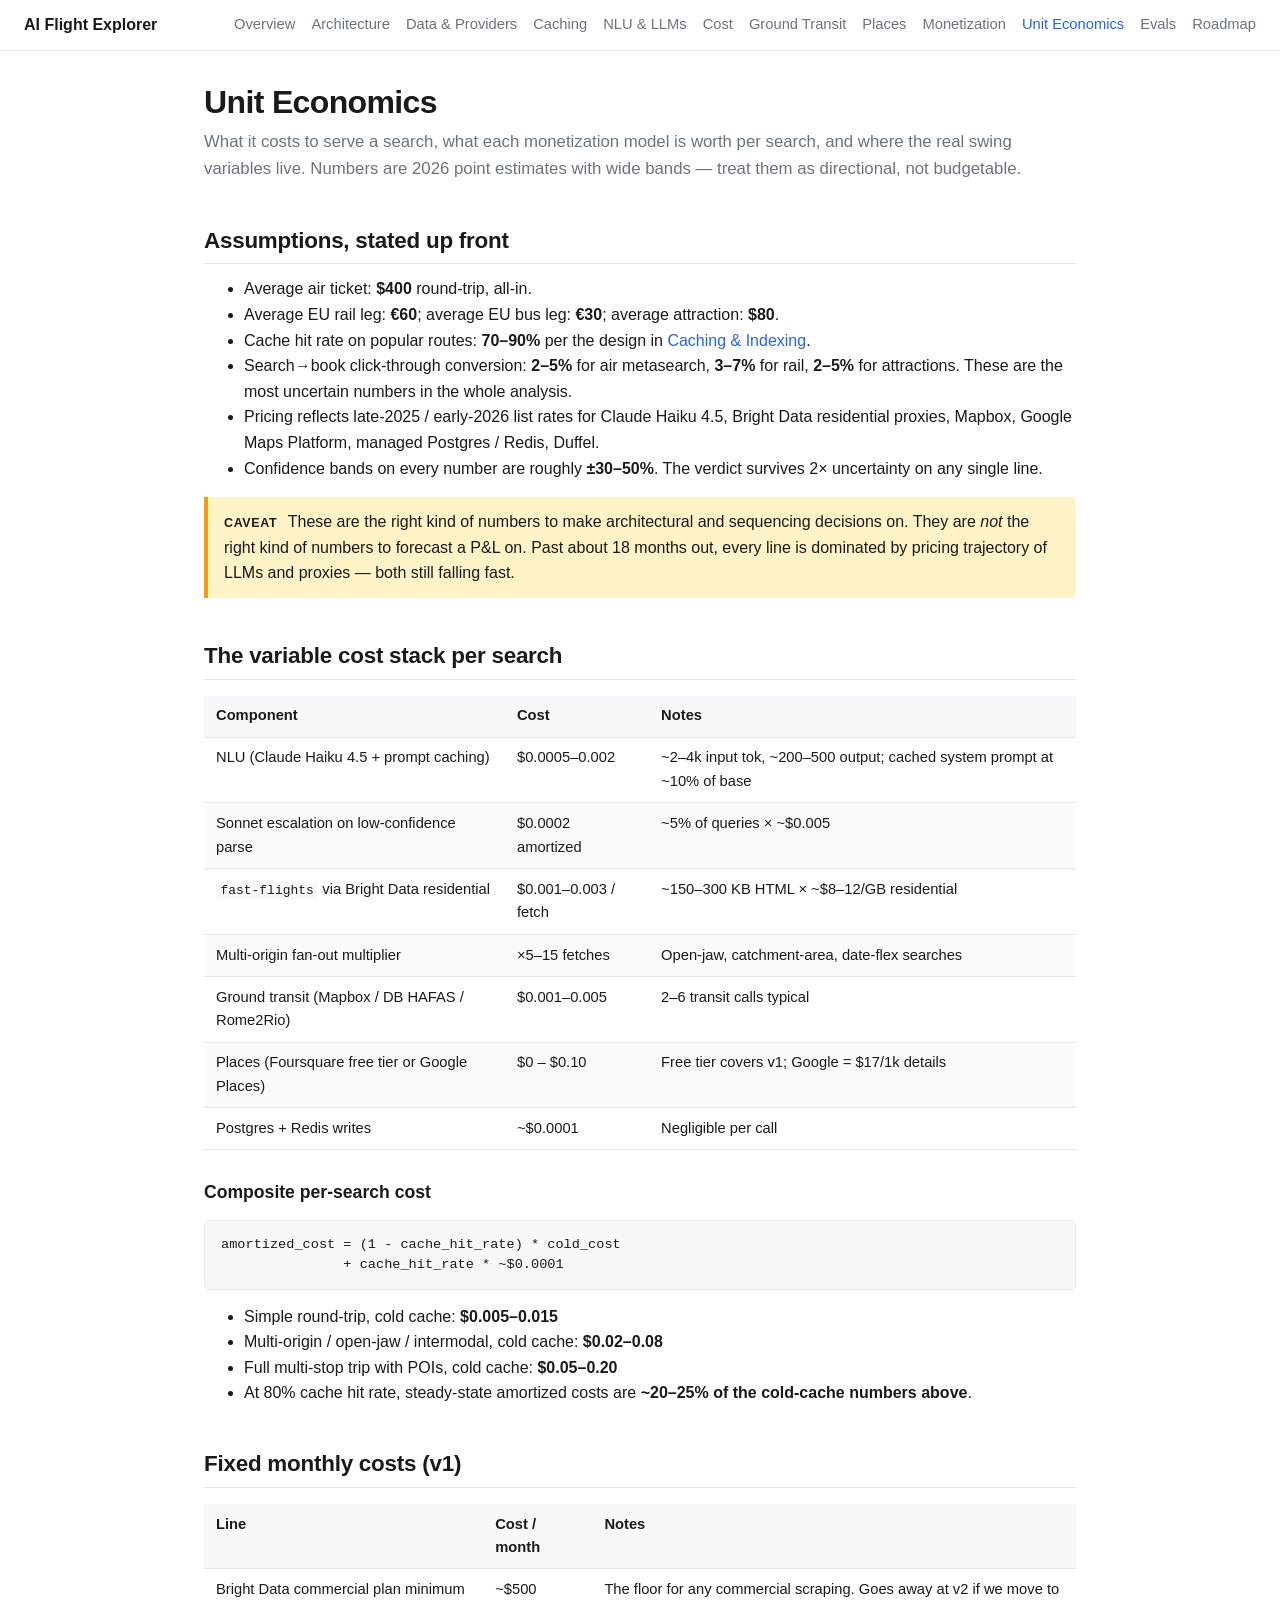
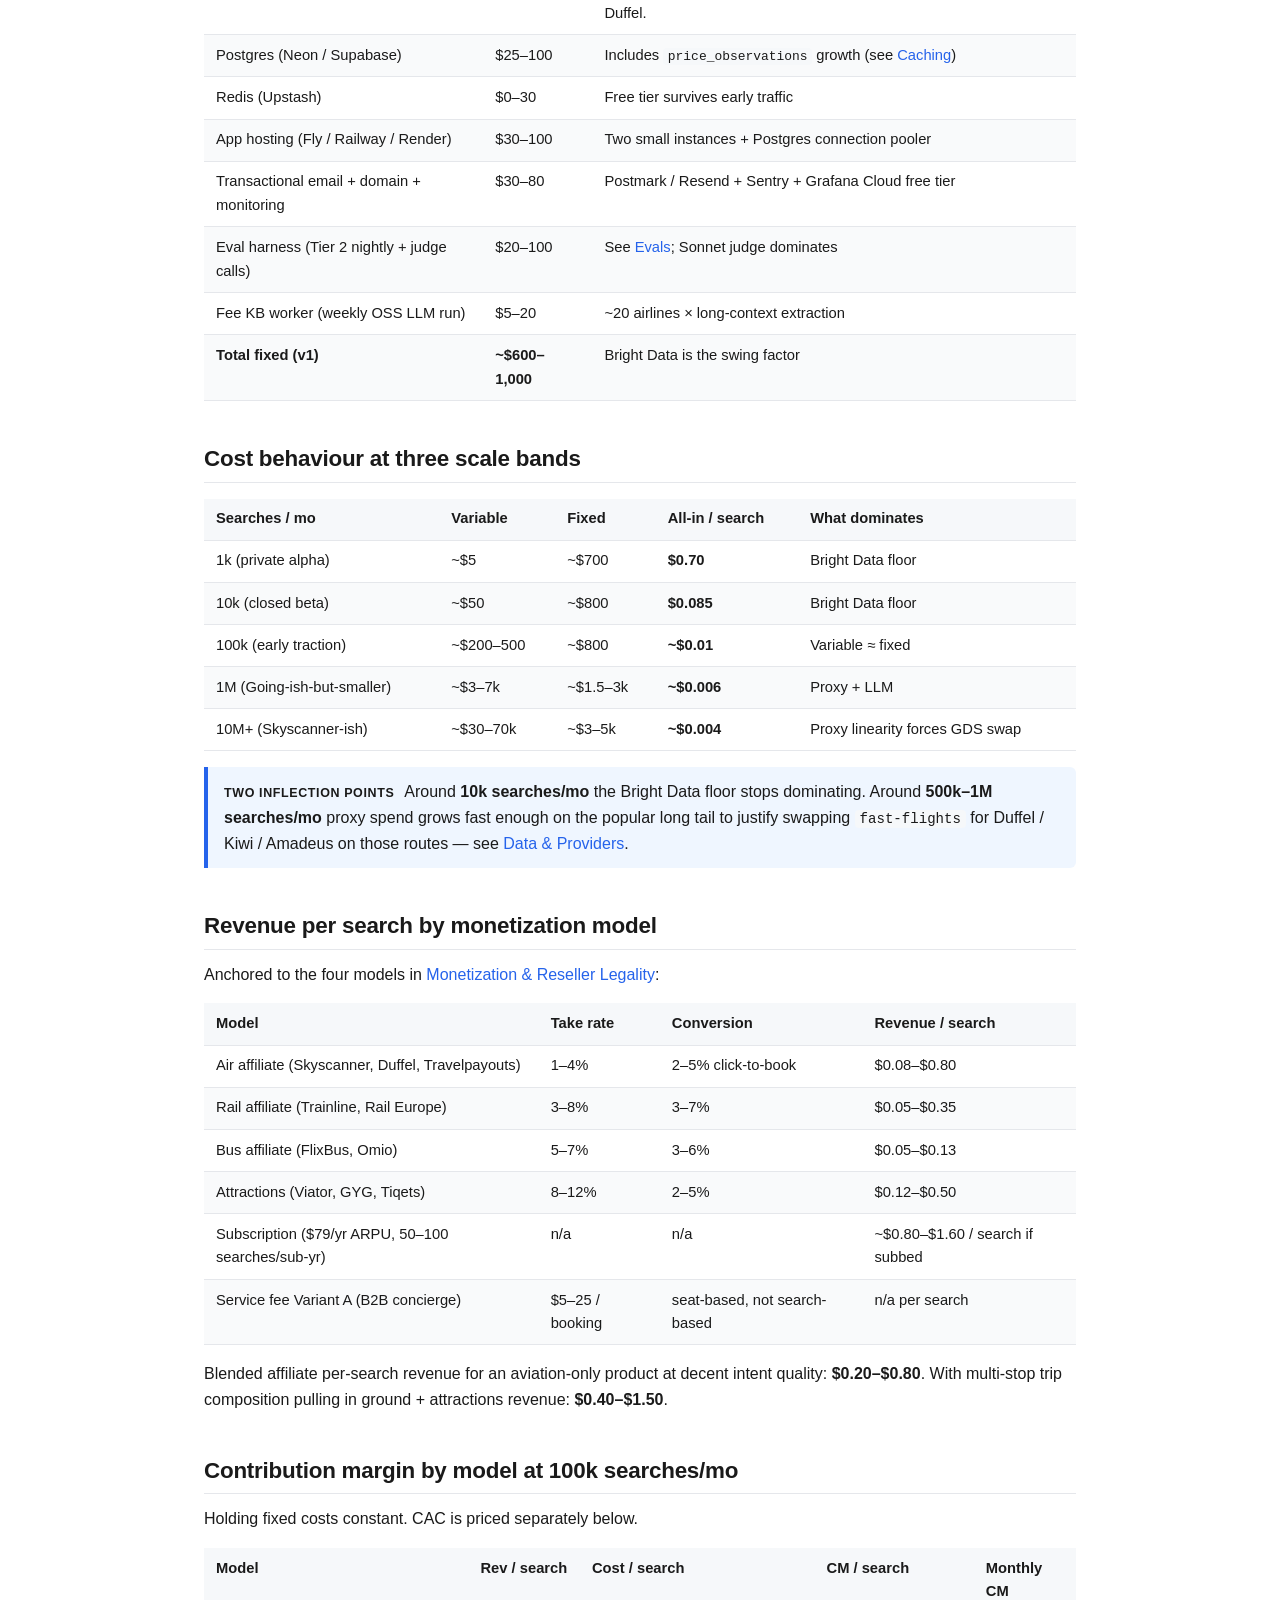
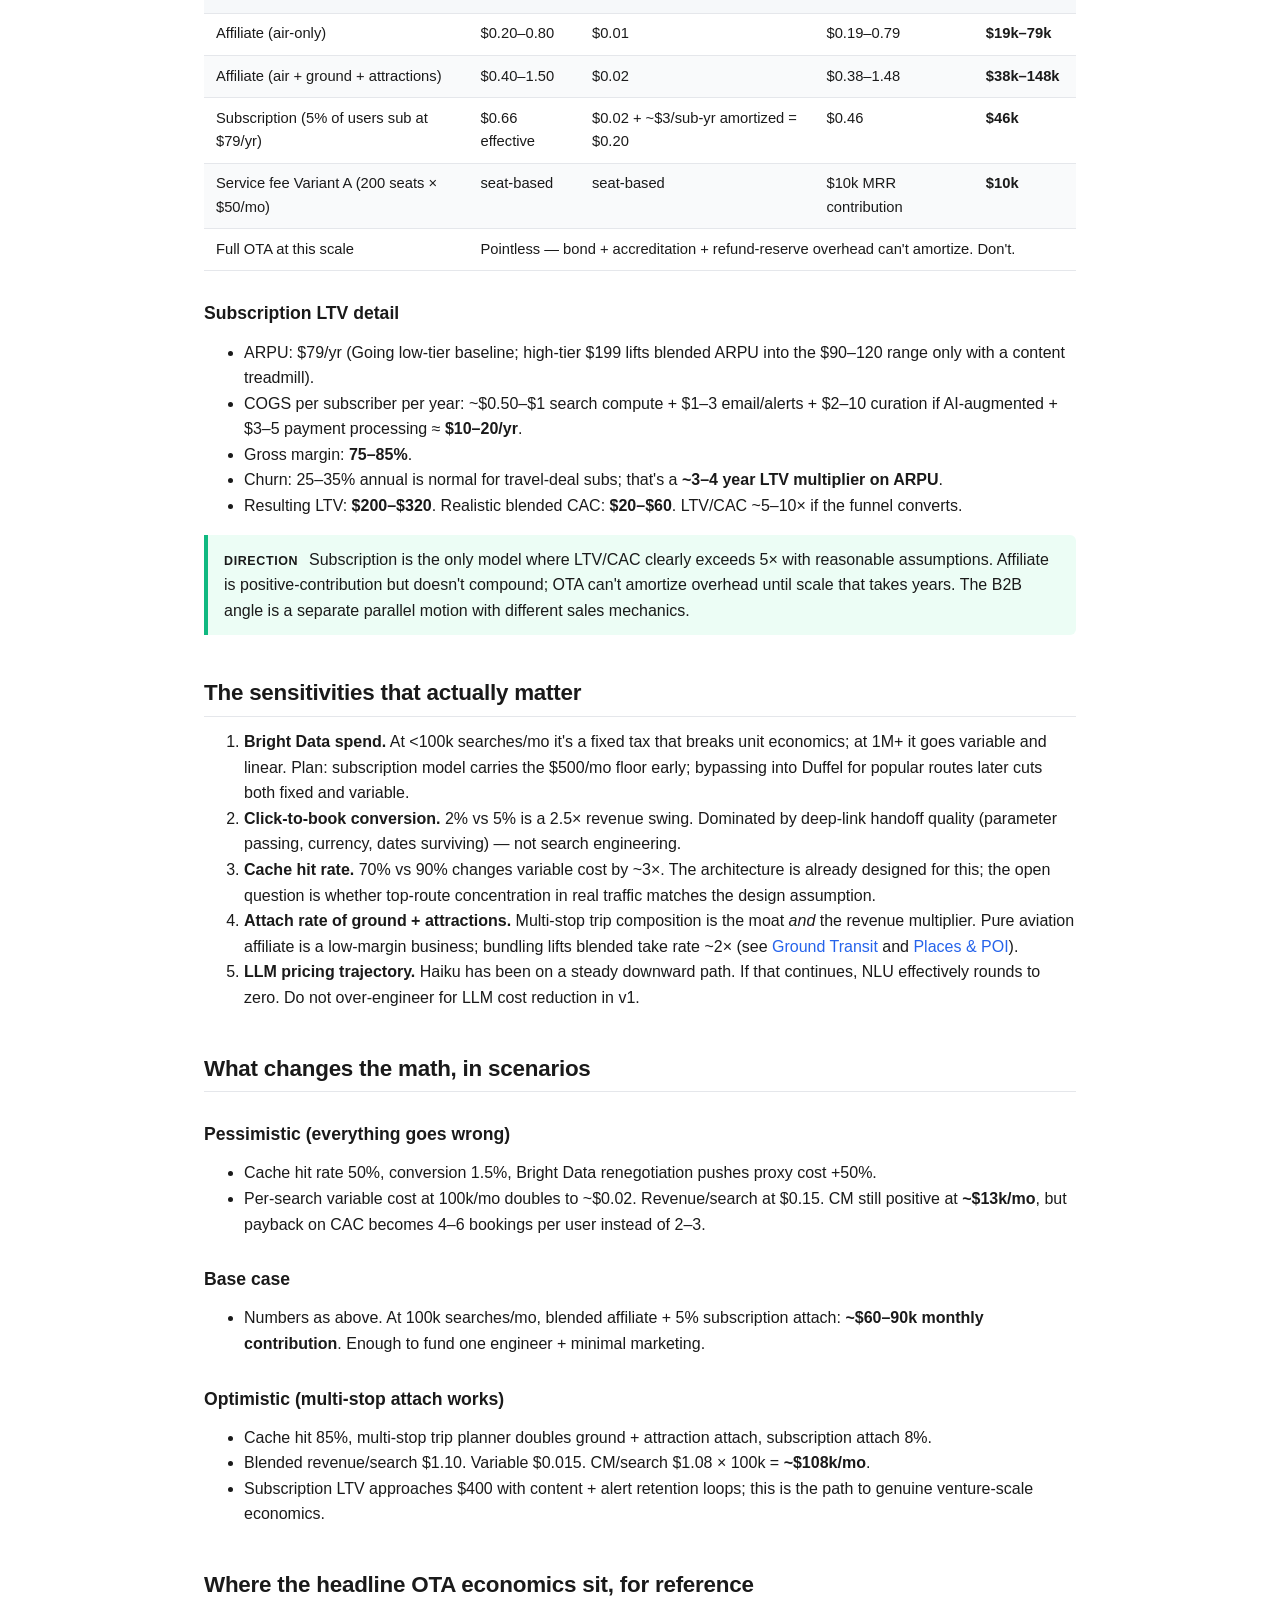
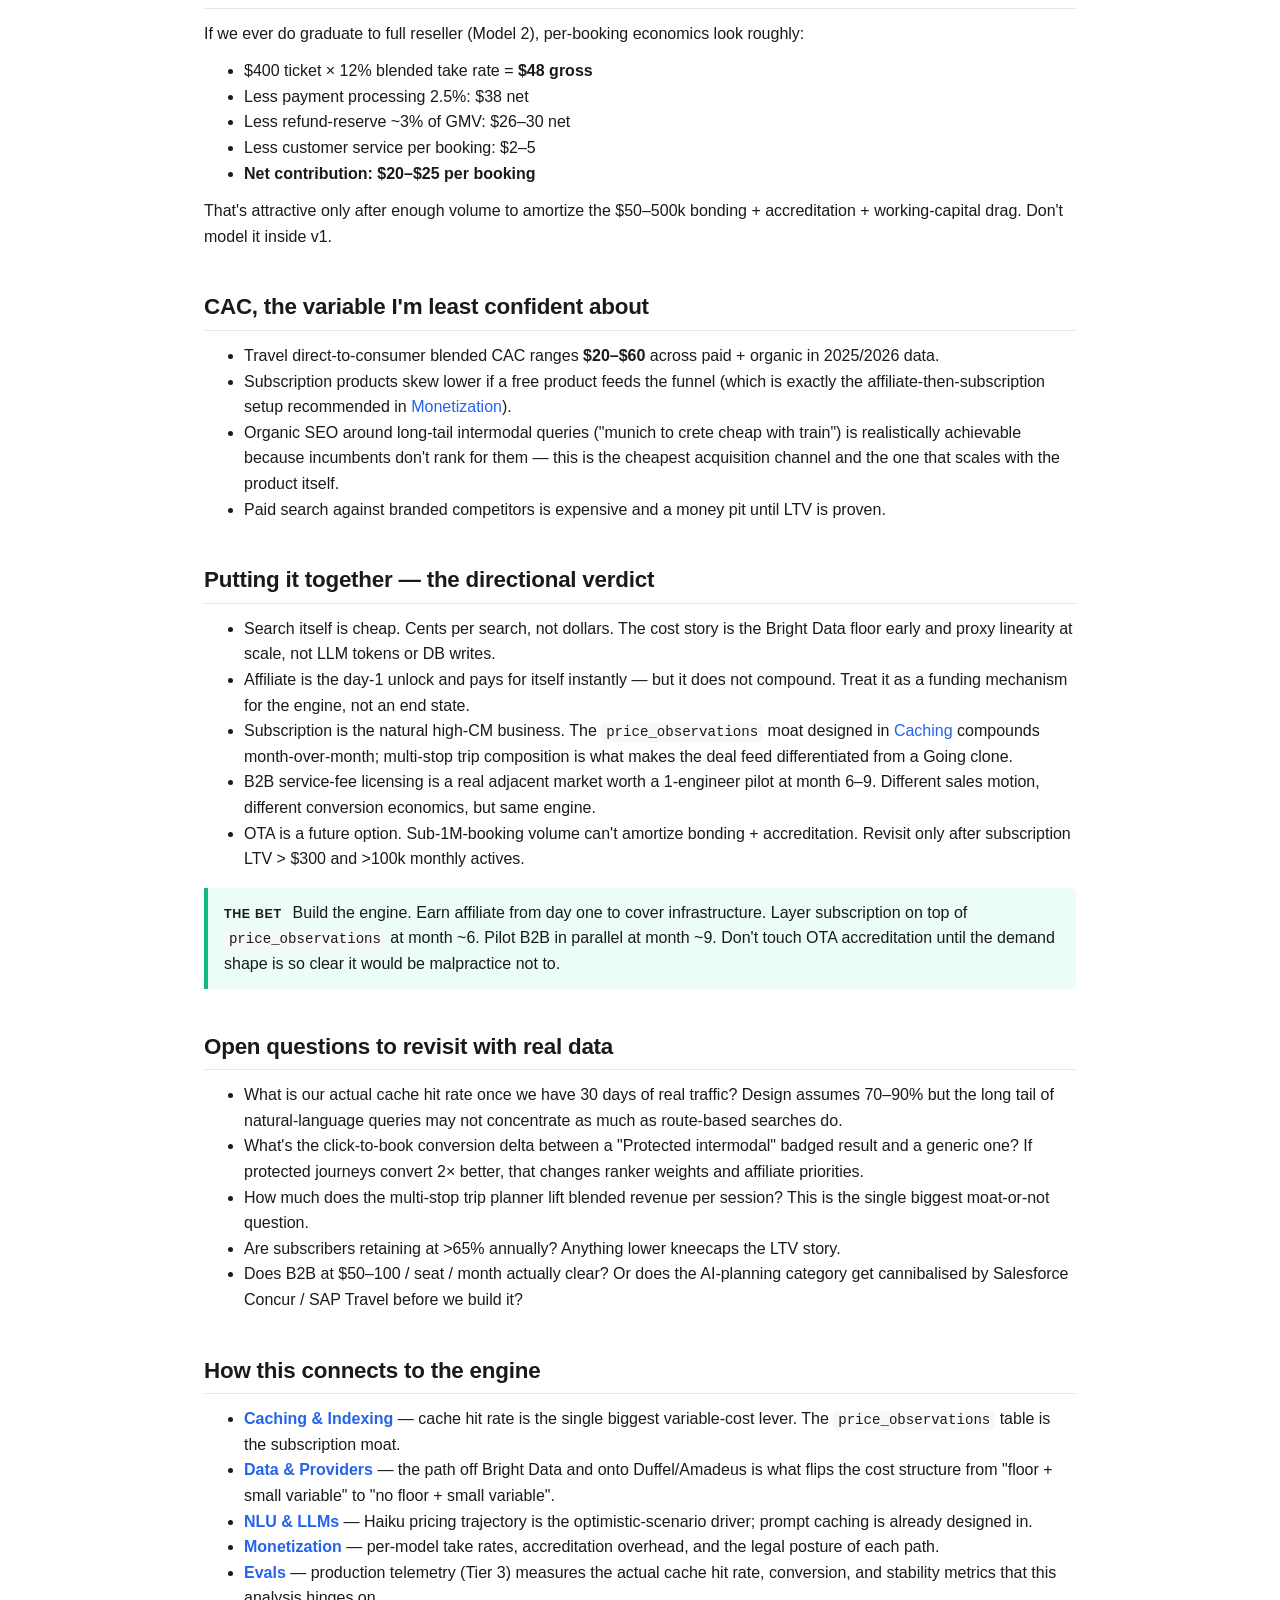
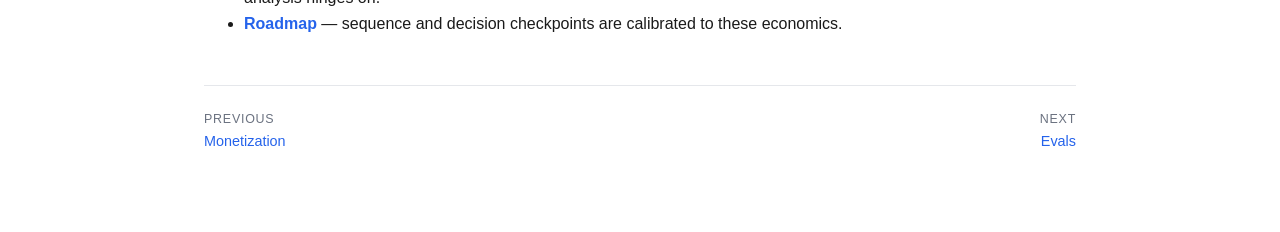
<file: docs/research/unit-economics.html>
<!doctype html>
<html lang="en">
<head>
  <meta charset="utf-8">
  <meta name="viewport" content="width=device-width, initial-scale=1">
  <title>Unit Economics &mdash; AI Flight Explorer</title>
  <link rel="stylesheet" href="styles.css">
</head>
<body>
<nav class="top">
  <span class="brand">AI Flight Explorer</span>
  <a href="index.html">Overview</a>
  <a href="architecture.html">Architecture</a>
  <a href="data-and-providers.html">Data &amp; Providers</a>
  <a href="caching-and-indexing.html">Caching</a>
  <a href="nlu-and-llms.html">NLU &amp; LLMs</a>
  <a href="cost-transparency.html">Cost</a>
  <a href="ground-transit.html">Ground Transit</a>
  <a href="places-and-poi.html">Places</a>
  <a href="monetization-and-reseller.html">Monetization</a>
  <a href="unit-economics.html" class="active">Unit Economics</a>
  <a href="evals.html">Evals</a>
  <a href="roadmap.html">Roadmap</a>
</nav>

<main>
  <h1>Unit Economics</h1>
  <p class="subtitle">What it costs to serve a search, what each monetization model is worth per search, and where the real swing variables live. Numbers are 2026 point estimates with wide bands &mdash; treat them as directional, not budgetable.</p>

  <h2>Assumptions, stated up front</h2>
  <ul>
    <li>Average air ticket: <strong>$400</strong> round-trip, all-in.</li>
    <li>Average EU rail leg: <strong>&euro;60</strong>; average EU bus leg: <strong>&euro;30</strong>; average attraction: <strong>$80</strong>.</li>
    <li>Cache hit rate on popular routes: <strong>70&ndash;90%</strong> per the design in <a href="caching-and-indexing.html">Caching &amp; Indexing</a>.</li>
    <li>Search&rarr;book click-through conversion: <strong>2&ndash;5%</strong> for air metasearch, <strong>3&ndash;7%</strong> for rail, <strong>2&ndash;5%</strong> for attractions. These are the most uncertain numbers in the whole analysis.</li>
    <li>Pricing reflects late-2025 / early-2026 list rates for Claude Haiku 4.5, Bright Data residential proxies, Mapbox, Google Maps Platform, managed Postgres / Redis, Duffel.</li>
    <li>Confidence bands on every number are roughly <strong>&plusmn;30&ndash;50%</strong>. The verdict survives 2&times; uncertainty on any single line.</li>
  </ul>

  <div class="callout warn">
    <span class="label">Caveat</span>
    These are the right kind of numbers to make architectural and sequencing decisions on. They are <em>not</em> the right kind of numbers to forecast a P&amp;L on. Past about 18 months out, every line is dominated by pricing trajectory of LLMs and proxies &mdash; both still falling fast.
  </div>

  <h2>The variable cost stack per search</h2>
  <table>
    <thead>
      <tr><th>Component</th><th>Cost</th><th>Notes</th></tr>
    </thead>
    <tbody>
      <tr><td>NLU (Claude Haiku 4.5 + prompt caching)</td><td>$0.0005&ndash;0.002</td><td>~2&ndash;4k input tok, ~200&ndash;500 output; cached system prompt at ~10% of base</td></tr>
      <tr><td>Sonnet escalation on low-confidence parse</td><td>$0.0002 amortized</td><td>~5% of queries &times; ~$0.005</td></tr>
      <tr><td><code>fast-flights</code> via Bright Data residential</td><td>$0.001&ndash;0.003 / fetch</td><td>~150&ndash;300 KB HTML &times; ~$8&ndash;12/GB residential</td></tr>
      <tr><td>Multi-origin fan-out multiplier</td><td>&times;5&ndash;15 fetches</td><td>Open-jaw, catchment-area, date-flex searches</td></tr>
      <tr><td>Ground transit (Mapbox / DB HAFAS / Rome2Rio)</td><td>$0.001&ndash;0.005</td><td>2&ndash;6 transit calls typical</td></tr>
      <tr><td>Places (Foursquare free tier or Google Places)</td><td>$0 &ndash; $0.10</td><td>Free tier covers v1; Google = $17/1k details</td></tr>
      <tr><td>Postgres + Redis writes</td><td>~$0.0001</td><td>Negligible per call</td></tr>
    </tbody>
  </table>

  <h3>Composite per-search cost</h3>
  <pre><code>amortized_cost = (1 - cache_hit_rate) * cold_cost
               + cache_hit_rate * ~$0.0001</code></pre>
  <ul>
    <li>Simple round-trip, cold cache: <strong>$0.005&ndash;0.015</strong></li>
    <li>Multi-origin / open-jaw / intermodal, cold cache: <strong>$0.02&ndash;0.08</strong></li>
    <li>Full multi-stop trip with POIs, cold cache: <strong>$0.05&ndash;0.20</strong></li>
    <li>At 80% cache hit rate, steady-state amortized costs are <strong>~20&ndash;25% of the cold-cache numbers above</strong>.</li>
  </ul>

  <h2>Fixed monthly costs (v1)</h2>
  <table>
    <thead>
      <tr><th>Line</th><th>Cost / month</th><th>Notes</th></tr>
    </thead>
    <tbody>
      <tr><td>Bright Data commercial plan minimum</td><td>~$500</td><td>The floor for any commercial scraping. Goes away at v2 if we move to Duffel.</td></tr>
      <tr><td>Postgres (Neon / Supabase)</td><td>$25&ndash;100</td><td>Includes <code>price_observations</code> growth (see <a href="caching-and-indexing.html">Caching</a>)</td></tr>
      <tr><td>Redis (Upstash)</td><td>$0&ndash;30</td><td>Free tier survives early traffic</td></tr>
      <tr><td>App hosting (Fly / Railway / Render)</td><td>$30&ndash;100</td><td>Two small instances + Postgres connection pooler</td></tr>
      <tr><td>Transactional email + domain + monitoring</td><td>$30&ndash;80</td><td>Postmark / Resend + Sentry + Grafana Cloud free tier</td></tr>
      <tr><td>Eval harness (Tier 2 nightly + judge calls)</td><td>$20&ndash;100</td><td>See <a href="evals.html">Evals</a>; Sonnet judge dominates</td></tr>
      <tr><td>Fee KB worker (weekly OSS LLM run)</td><td>$5&ndash;20</td><td>~20 airlines &times; long-context extraction</td></tr>
      <tr><td><strong>Total fixed (v1)</strong></td><td><strong>~$600&ndash;1,000</strong></td><td>Bright Data is the swing factor</td></tr>
    </tbody>
  </table>

  <h2>Cost behaviour at three scale bands</h2>
  <table>
    <thead>
      <tr><th>Searches / mo</th><th>Variable</th><th>Fixed</th><th>All-in / search</th><th>What dominates</th></tr>
    </thead>
    <tbody>
      <tr><td>1k (private alpha)</td><td>~$5</td><td>~$700</td><td><strong>$0.70</strong></td><td>Bright Data floor</td></tr>
      <tr><td>10k (closed beta)</td><td>~$50</td><td>~$800</td><td><strong>$0.085</strong></td><td>Bright Data floor</td></tr>
      <tr><td>100k (early traction)</td><td>~$200&ndash;500</td><td>~$800</td><td><strong>~$0.01</strong></td><td>Variable &approx; fixed</td></tr>
      <tr><td>1M (Going-ish-but-smaller)</td><td>~$3&ndash;7k</td><td>~$1.5&ndash;3k</td><td><strong>~$0.006</strong></td><td>Proxy + LLM</td></tr>
      <tr><td>10M+ (Skyscanner-ish)</td><td>~$30&ndash;70k</td><td>~$3&ndash;5k</td><td><strong>~$0.004</strong></td><td>Proxy linearity forces GDS swap</td></tr>
    </tbody>
  </table>

  <div class="callout">
    <span class="label">Two inflection points</span>
    Around <strong>10k searches/mo</strong> the Bright Data floor stops dominating. Around <strong>500k&ndash;1M searches/mo</strong> proxy spend grows fast enough on the popular long tail to justify swapping <code>fast-flights</code> for Duffel / Kiwi / Amadeus on those routes &mdash; see <a href="data-and-providers.html">Data &amp; Providers</a>.
  </div>

  <h2>Revenue per search by monetization model</h2>
  <p>Anchored to the four models in <a href="monetization-and-reseller.html">Monetization &amp; Reseller Legality</a>:</p>
  <table>
    <thead>
      <tr><th>Model</th><th>Take rate</th><th>Conversion</th><th>Revenue / search</th></tr>
    </thead>
    <tbody>
      <tr><td>Air affiliate (Skyscanner, Duffel, Travelpayouts)</td><td>1&ndash;4%</td><td>2&ndash;5% click-to-book</td><td>$0.08&ndash;$0.80</td></tr>
      <tr><td>Rail affiliate (Trainline, Rail Europe)</td><td>3&ndash;8%</td><td>3&ndash;7%</td><td>$0.05&ndash;$0.35</td></tr>
      <tr><td>Bus affiliate (FlixBus, Omio)</td><td>5&ndash;7%</td><td>3&ndash;6%</td><td>$0.05&ndash;$0.13</td></tr>
      <tr><td>Attractions (Viator, GYG, Tiqets)</td><td>8&ndash;12%</td><td>2&ndash;5%</td><td>$0.12&ndash;$0.50</td></tr>
      <tr><td>Subscription ($79/yr ARPU, 50&ndash;100 searches/sub-yr)</td><td>n/a</td><td>n/a</td><td>~$0.80&ndash;$1.60 / search if subbed</td></tr>
      <tr><td>Service fee Variant A (B2B concierge)</td><td>$5&ndash;25 / booking</td><td>seat-based, not search-based</td><td>n/a per search</td></tr>
    </tbody>
  </table>

  <p>Blended affiliate per-search revenue for an aviation-only product at decent intent quality: <strong>$0.20&ndash;$0.80</strong>. With multi-stop trip composition pulling in ground + attractions revenue: <strong>$0.40&ndash;$1.50</strong>.</p>

  <h2>Contribution margin by model at 100k searches/mo</h2>
  <p>Holding fixed costs constant. CAC is priced separately below.</p>
  <table>
    <thead>
      <tr><th>Model</th><th>Rev / search</th><th>Cost / search</th><th>CM / search</th><th>Monthly CM</th></tr>
    </thead>
    <tbody>
      <tr><td>Affiliate (air-only)</td><td>$0.20&ndash;0.80</td><td>$0.01</td><td>$0.19&ndash;0.79</td><td><strong>$19k&ndash;79k</strong></td></tr>
      <tr><td>Affiliate (air + ground + attractions)</td><td>$0.40&ndash;1.50</td><td>$0.02</td><td>$0.38&ndash;1.48</td><td><strong>$38k&ndash;148k</strong></td></tr>
      <tr><td>Subscription (5% of users sub at $79/yr)</td><td>$0.66 effective</td><td>$0.02 + ~$3/sub-yr amortized = $0.20</td><td>$0.46</td><td><strong>$46k</strong></td></tr>
      <tr><td>Service fee Variant A (200 seats &times; $50/mo)</td><td>seat-based</td><td>seat-based</td><td>$10k MRR contribution</td><td><strong>$10k</strong></td></tr>
      <tr><td>Full OTA at this scale</td><td colspan="4">Pointless &mdash; bond + accreditation + refund-reserve overhead can't amortize. Don't.</td></tr>
    </tbody>
  </table>

  <h3>Subscription LTV detail</h3>
  <ul>
    <li>ARPU: $79/yr (Going low-tier baseline; high-tier $199 lifts blended ARPU into the $90&ndash;120 range only with a content treadmill).</li>
    <li>COGS per subscriber per year: ~$0.50&ndash;$1 search compute + $1&ndash;3 email/alerts + $2&ndash;10 curation if AI-augmented + $3&ndash;5 payment processing &asymp; <strong>$10&ndash;20/yr</strong>.</li>
    <li>Gross margin: <strong>75&ndash;85%</strong>.</li>
    <li>Churn: 25&ndash;35% annual is normal for travel-deal subs; that's a <strong>~3&ndash;4 year LTV multiplier on ARPU</strong>.</li>
    <li>Resulting LTV: <strong>$200&ndash;$320</strong>. Realistic blended CAC: <strong>$20&ndash;$60</strong>. LTV/CAC ~5&ndash;10&times; if the funnel converts.</li>
  </ul>

  <div class="callout ok">
    <span class="label">Direction</span>
    Subscription is the only model where LTV/CAC clearly exceeds 5&times; with reasonable assumptions. Affiliate is positive-contribution but doesn't compound; OTA can't amortize overhead until scale that takes years. The B2B angle is a separate parallel motion with different sales mechanics.
  </div>

  <h2>The sensitivities that actually matter</h2>
  <ol>
    <li><strong>Bright Data spend.</strong> At &lt;100k searches/mo it's a fixed tax that breaks unit economics; at 1M+ it goes variable and linear. Plan: subscription model carries the $500/mo floor early; bypassing into Duffel for popular routes later cuts both fixed and variable.</li>
    <li><strong>Click-to-book conversion.</strong> 2% vs 5% is a 2.5&times; revenue swing. Dominated by deep-link handoff quality (parameter passing, currency, dates surviving) &mdash; not search engineering.</li>
    <li><strong>Cache hit rate.</strong> 70% vs 90% changes variable cost by ~3&times;. The architecture is already designed for this; the open question is whether top-route concentration in real traffic matches the design assumption.</li>
    <li><strong>Attach rate of ground + attractions.</strong> Multi-stop trip composition is the moat <em>and</em> the revenue multiplier. Pure aviation affiliate is a low-margin business; bundling lifts blended take rate ~2&times; (see <a href="ground-transit.html">Ground Transit</a> and <a href="places-and-poi.html">Places &amp; POI</a>).</li>
    <li><strong>LLM pricing trajectory.</strong> Haiku has been on a steady downward path. If that continues, NLU effectively rounds to zero. Do not over-engineer for LLM cost reduction in v1.</li>
  </ol>

  <h2>What changes the math, in scenarios</h2>
  <h3>Pessimistic (everything goes wrong)</h3>
  <ul>
    <li>Cache hit rate 50%, conversion 1.5%, Bright Data renegotiation pushes proxy cost +50%.</li>
    <li>Per-search variable cost at 100k/mo doubles to ~$0.02. Revenue/search at $0.15. CM still positive at <strong>~$13k/mo</strong>, but payback on CAC becomes 4&ndash;6 bookings per user instead of 2&ndash;3.</li>
  </ul>

  <h3>Base case</h3>
  <ul>
    <li>Numbers as above. At 100k searches/mo, blended affiliate + 5% subscription attach: <strong>~$60&ndash;90k monthly contribution</strong>. Enough to fund one engineer + minimal marketing.</li>
  </ul>

  <h3>Optimistic (multi-stop attach works)</h3>
  <ul>
    <li>Cache hit 85%, multi-stop trip planner doubles ground + attraction attach, subscription attach 8%.</li>
    <li>Blended revenue/search $1.10. Variable $0.015. CM/search $1.08 &times; 100k = <strong>~$108k/mo</strong>.</li>
    <li>Subscription LTV approaches $400 with content + alert retention loops; this is the path to genuine venture-scale economics.</li>
  </ul>

  <h2>Where the headline OTA economics sit, for reference</h2>
  <p>If we ever do graduate to full reseller (Model 2), per-booking economics look roughly:</p>
  <ul>
    <li>$400 ticket &times; 12% blended take rate = <strong>$48 gross</strong></li>
    <li>Less payment processing 2.5%: $38 net</li>
    <li>Less refund-reserve ~3% of GMV: $26&ndash;30 net</li>
    <li>Less customer service per booking: $2&ndash;5</li>
    <li><strong>Net contribution: $20&ndash;$25 per booking</strong></li>
  </ul>
  <p>That's attractive only after enough volume to amortize the $50&ndash;500k bonding + accreditation + working-capital drag. Don't model it inside v1.</p>

  <h2>CAC, the variable I'm least confident about</h2>
  <ul>
    <li>Travel direct-to-consumer blended CAC ranges <strong>$20&ndash;$60</strong> across paid + organic in 2025/2026 data.</li>
    <li>Subscription products skew lower if a free product feeds the funnel (which is exactly the affiliate-then-subscription setup recommended in <a href="monetization-and-reseller.html">Monetization</a>).</li>
    <li>Organic SEO around long-tail intermodal queries ("munich to crete cheap with train") is realistically achievable because incumbents don't rank for them &mdash; this is the cheapest acquisition channel and the one that scales with the product itself.</li>
    <li>Paid search against branded competitors is expensive and a money pit until LTV is proven.</li>
  </ul>

  <h2>Putting it together &mdash; the directional verdict</h2>
  <ul>
    <li>Search itself is cheap. Cents per search, not dollars. The cost story is the Bright Data floor early and proxy linearity at scale, not LLM tokens or DB writes.</li>
    <li>Affiliate is the day-1 unlock and pays for itself instantly &mdash; but it does not compound. Treat it as a funding mechanism for the engine, not an end state.</li>
    <li>Subscription is the natural high-CM business. The <code>price_observations</code> moat designed in <a href="caching-and-indexing.html">Caching</a> compounds month-over-month; multi-stop trip composition is what makes the deal feed differentiated from a Going clone.</li>
    <li>B2B service-fee licensing is a real adjacent market worth a 1-engineer pilot at month 6&ndash;9. Different sales motion, different conversion economics, but same engine.</li>
    <li>OTA is a future option. Sub-1M-booking volume can't amortize bonding + accreditation. Revisit only after subscription LTV &gt; $300 and &gt;100k monthly actives.</li>
  </ul>

  <div class="callout ok">
    <span class="label">The bet</span>
    Build the engine. Earn affiliate from day one to cover infrastructure. Layer subscription on top of <code>price_observations</code> at month ~6. Pilot B2B in parallel at month ~9. Don't touch OTA accreditation until the demand shape is so clear it would be malpractice not to.
  </div>

  <h2>Open questions to revisit with real data</h2>
  <ul>
    <li>What is our actual cache hit rate once we have 30 days of real traffic? Design assumes 70&ndash;90% but the long tail of natural-language queries may not concentrate as much as route-based searches do.</li>
    <li>What's the click-to-book conversion delta between a "Protected intermodal" badged result and a generic one? If protected journeys convert 2&times; better, that changes ranker weights and affiliate priorities.</li>
    <li>How much does the multi-stop trip planner lift blended revenue per session? This is the single biggest moat-or-not question.</li>
    <li>Are subscribers retaining at &gt;65% annually? Anything lower kneecaps the LTV story.</li>
    <li>Does B2B at $50&ndash;100 / seat / month actually clear? Or does the AI-planning category get cannibalised by Salesforce Concur / SAP Travel before we build it?</li>
  </ul>

  <h2>How this connects to the engine</h2>
  <ul>
    <li><a href="caching-and-indexing.html"><strong>Caching &amp; Indexing</strong></a> &mdash; cache hit rate is the single biggest variable-cost lever. The <code>price_observations</code> table is the subscription moat.</li>
    <li><a href="data-and-providers.html"><strong>Data &amp; Providers</strong></a> &mdash; the path off Bright Data and onto Duffel/Amadeus is what flips the cost structure from "floor + small variable" to "no floor + small variable".</li>
    <li><a href="nlu-and-llms.html"><strong>NLU &amp; LLMs</strong></a> &mdash; Haiku pricing trajectory is the optimistic-scenario driver; prompt caching is already designed in.</li>
    <li><a href="monetization-and-reseller.html"><strong>Monetization</strong></a> &mdash; per-model take rates, accreditation overhead, and the legal posture of each path.</li>
    <li><a href="evals.html"><strong>Evals</strong></a> &mdash; production telemetry (Tier 3) measures the actual cache hit rate, conversion, and stability metrics that this analysis hinges on.</li>
    <li><a href="roadmap.html"><strong>Roadmap</strong></a> &mdash; sequence and decision checkpoints are calibrated to these economics.</li>
  </ul>

  <div class="pager">
    <a href="monetization-and-reseller.html"><span class="label">Previous</span>Monetization</a>
    <a href="evals.html" class="next"><span class="label">Next</span>Evals</a>
  </div>
</main>
</body>
</html>
</file>
<file: docs/research/styles.css>
:root {
  --bg: #ffffff;
  --fg: #1a1a1a;
  --muted: #6b7280;
  --accent: #2563eb;
  --border: #e5e7eb;
  --code-bg: #f6f8fa;
  --table-stripe: #f9fafb;
  --warn-bg: #fef3c7;
  --warn-border: #f59e0b;
  --info-bg: #eff6ff;
  --info-border: #2563eb;
  --ok-bg: #ecfdf5;
  --ok-border: #10b981;
}

@media (prefers-color-scheme: dark) {
  :root {
    --bg: #0b0d10;
    --fg: #e5e7eb;
    --muted: #9ca3af;
    --accent: #60a5fa;
    --border: #1f2937;
    --code-bg: #111827;
    --table-stripe: #0f172a;
    --warn-bg: #422006;
    --warn-border: #d97706;
    --info-bg: #0c1a2b;
    --info-border: #3b82f6;
    --ok-bg: #052e1f;
    --ok-border: #059669;
  }
}

* { box-sizing: border-box; }

html, body {
  margin: 0;
  padding: 0;
  background: var(--bg);
  color: var(--fg);
  font-family: -apple-system, BlinkMacSystemFont, "Inter", "Segoe UI", Roboto, "Helvetica Neue", Arial, sans-serif;
  font-size: 16px;
  line-height: 1.6;
}

nav.top {
  position: sticky;
  top: 0;
  z-index: 10;
  background: var(--bg);
  border-bottom: 1px solid var(--border);
  padding: 0.75rem 1.5rem;
  display: flex;
  flex-wrap: wrap;
  gap: 1rem;
  align-items: center;
}

nav.top .brand {
  font-weight: 600;
  margin-right: auto;
}

nav.top a {
  color: var(--muted);
  text-decoration: none;
  font-size: 0.92rem;
}

nav.top a:hover, nav.top a.active {
  color: var(--accent);
}

main {
  max-width: 920px;
  margin: 0 auto;
  padding: 2rem 1.5rem 5rem;
}

h1 {
  font-size: 2rem;
  line-height: 1.2;
  margin: 0 0 0.5rem;
  letter-spacing: -0.02em;
}

h2 {
  font-size: 1.4rem;
  margin-top: 2.5rem;
  margin-bottom: 0.75rem;
  letter-spacing: -0.01em;
  padding-bottom: 0.3rem;
  border-bottom: 1px solid var(--border);
}

h3 {
  font-size: 1.1rem;
  margin-top: 1.75rem;
  margin-bottom: 0.5rem;
}

p, ul, ol {
  margin: 0.75rem 0;
}

a {
  color: var(--accent);
  text-decoration: none;
}

a:hover {
  text-decoration: underline;
}

code {
  font-family: ui-monospace, "SF Mono", Menlo, Monaco, Consolas, monospace;
  font-size: 0.88em;
  background: var(--code-bg);
  padding: 0.1em 0.35em;
  border-radius: 4px;
}

pre {
  background: var(--code-bg);
  border: 1px solid var(--border);
  border-radius: 6px;
  padding: 0.85rem 1rem;
  overflow-x: auto;
  font-size: 0.85rem;
  line-height: 1.5;
}

pre code {
  background: transparent;
  padding: 0;
  border-radius: 0;
  font-size: inherit;
}

table {
  border-collapse: collapse;
  width: 100%;
  margin: 1rem 0;
  font-size: 0.92rem;
}

th, td {
  text-align: left;
  padding: 0.55rem 0.75rem;
  border-bottom: 1px solid var(--border);
  vertical-align: top;
}

th {
  background: var(--code-bg);
  font-weight: 600;
}

tbody tr:nth-child(even) {
  background: var(--table-stripe);
}

.subtitle {
  color: var(--muted);
  font-size: 1.05rem;
  margin-top: 0;
  margin-bottom: 1.5rem;
}

.callout {
  border-left: 4px solid var(--info-border);
  background: var(--info-bg);
  padding: 0.75rem 1rem;
  margin: 1rem 0;
  border-radius: 0 6px 6px 0;
}

.callout.warn {
  border-color: var(--warn-border);
  background: var(--warn-bg);
}

.callout.ok {
  border-color: var(--ok-border);
  background: var(--ok-bg);
}

.callout .label {
  font-weight: 600;
  margin-right: 0.4rem;
  text-transform: uppercase;
  font-size: 0.78rem;
  letter-spacing: 0.05em;
}

.toc {
  display: grid;
  grid-template-columns: repeat(auto-fit, minmax(250px, 1fr));
  gap: 1rem;
  margin: 1.5rem 0;
}

.toc .card {
  border: 1px solid var(--border);
  border-radius: 8px;
  padding: 1rem 1.1rem;
  background: var(--bg);
  transition: border-color 0.15s;
}

.toc .card:hover {
  border-color: var(--accent);
}

.toc .card a {
  font-weight: 600;
  font-size: 1.05rem;
}

.toc .card p {
  color: var(--muted);
  font-size: 0.9rem;
  margin: 0.4rem 0 0;
}

.toc .card .num {
  color: var(--muted);
  font-size: 0.78rem;
  letter-spacing: 0.06em;
  text-transform: uppercase;
  margin-bottom: 0.3rem;
}

.kv {
  display: grid;
  grid-template-columns: max-content 1fr;
  gap: 0.4rem 1.25rem;
  margin: 1rem 0;
  font-size: 0.94rem;
}

.kv dt {
  color: var(--muted);
}

.kv dd {
  margin: 0;
}

.pager {
  display: flex;
  justify-content: space-between;
  margin-top: 3rem;
  padding-top: 1.5rem;
  border-top: 1px solid var(--border);
  gap: 1rem;
}

.pager a {
  display: inline-flex;
  flex-direction: column;
  font-size: 0.9rem;
  max-width: 45%;
}

.pager a .label {
  color: var(--muted);
  font-size: 0.78rem;
  text-transform: uppercase;
  letter-spacing: 0.06em;
}

.pager a.next {
  text-align: right;
  margin-left: auto;
}

.diagram {
  background: var(--code-bg);
  border: 1px solid var(--border);
  border-radius: 6px;
  padding: 1rem;
  font-family: ui-monospace, "SF Mono", Menlo, Monaco, Consolas, monospace;
  font-size: 0.82rem;
  line-height: 1.45;
  overflow-x: auto;
  white-space: pre;
  margin: 1rem 0;
}

footer {
  color: var(--muted);
  font-size: 0.85rem;
  margin-top: 3rem;
  text-align: center;
}
</file>
